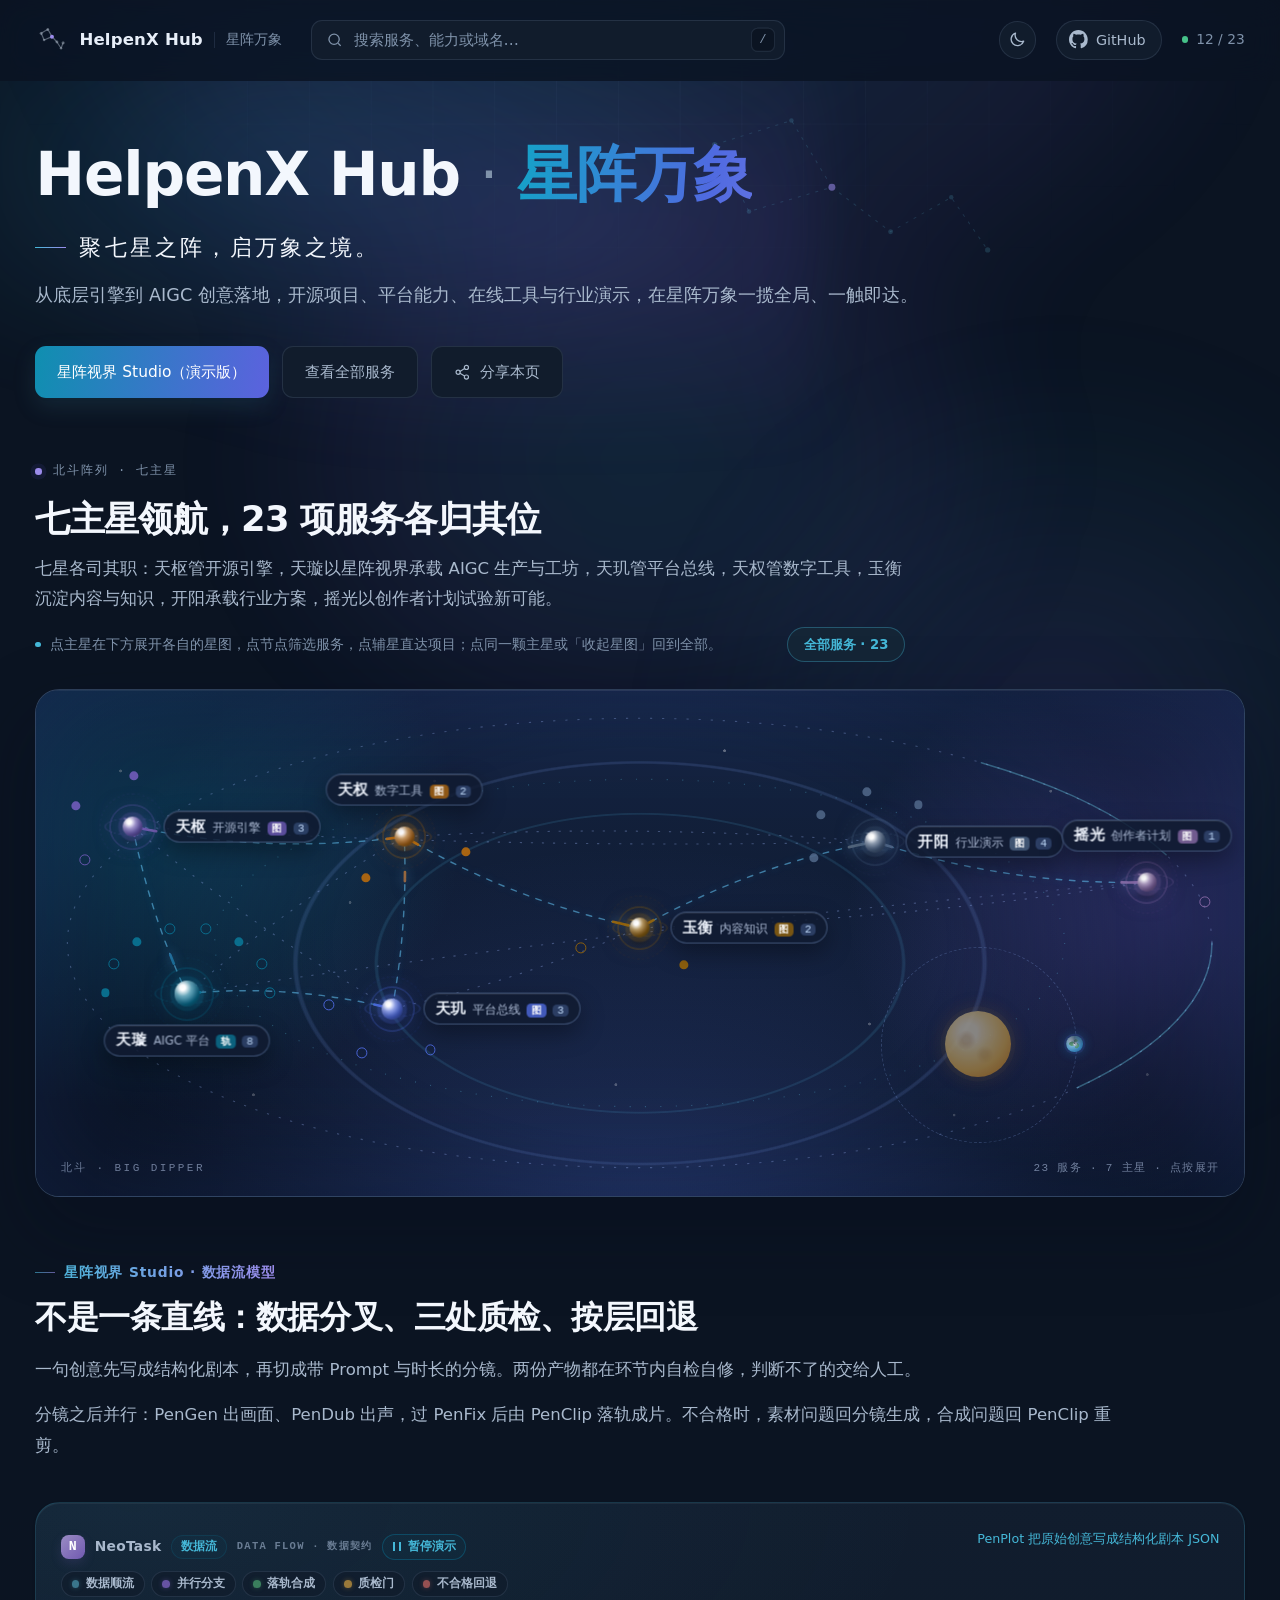
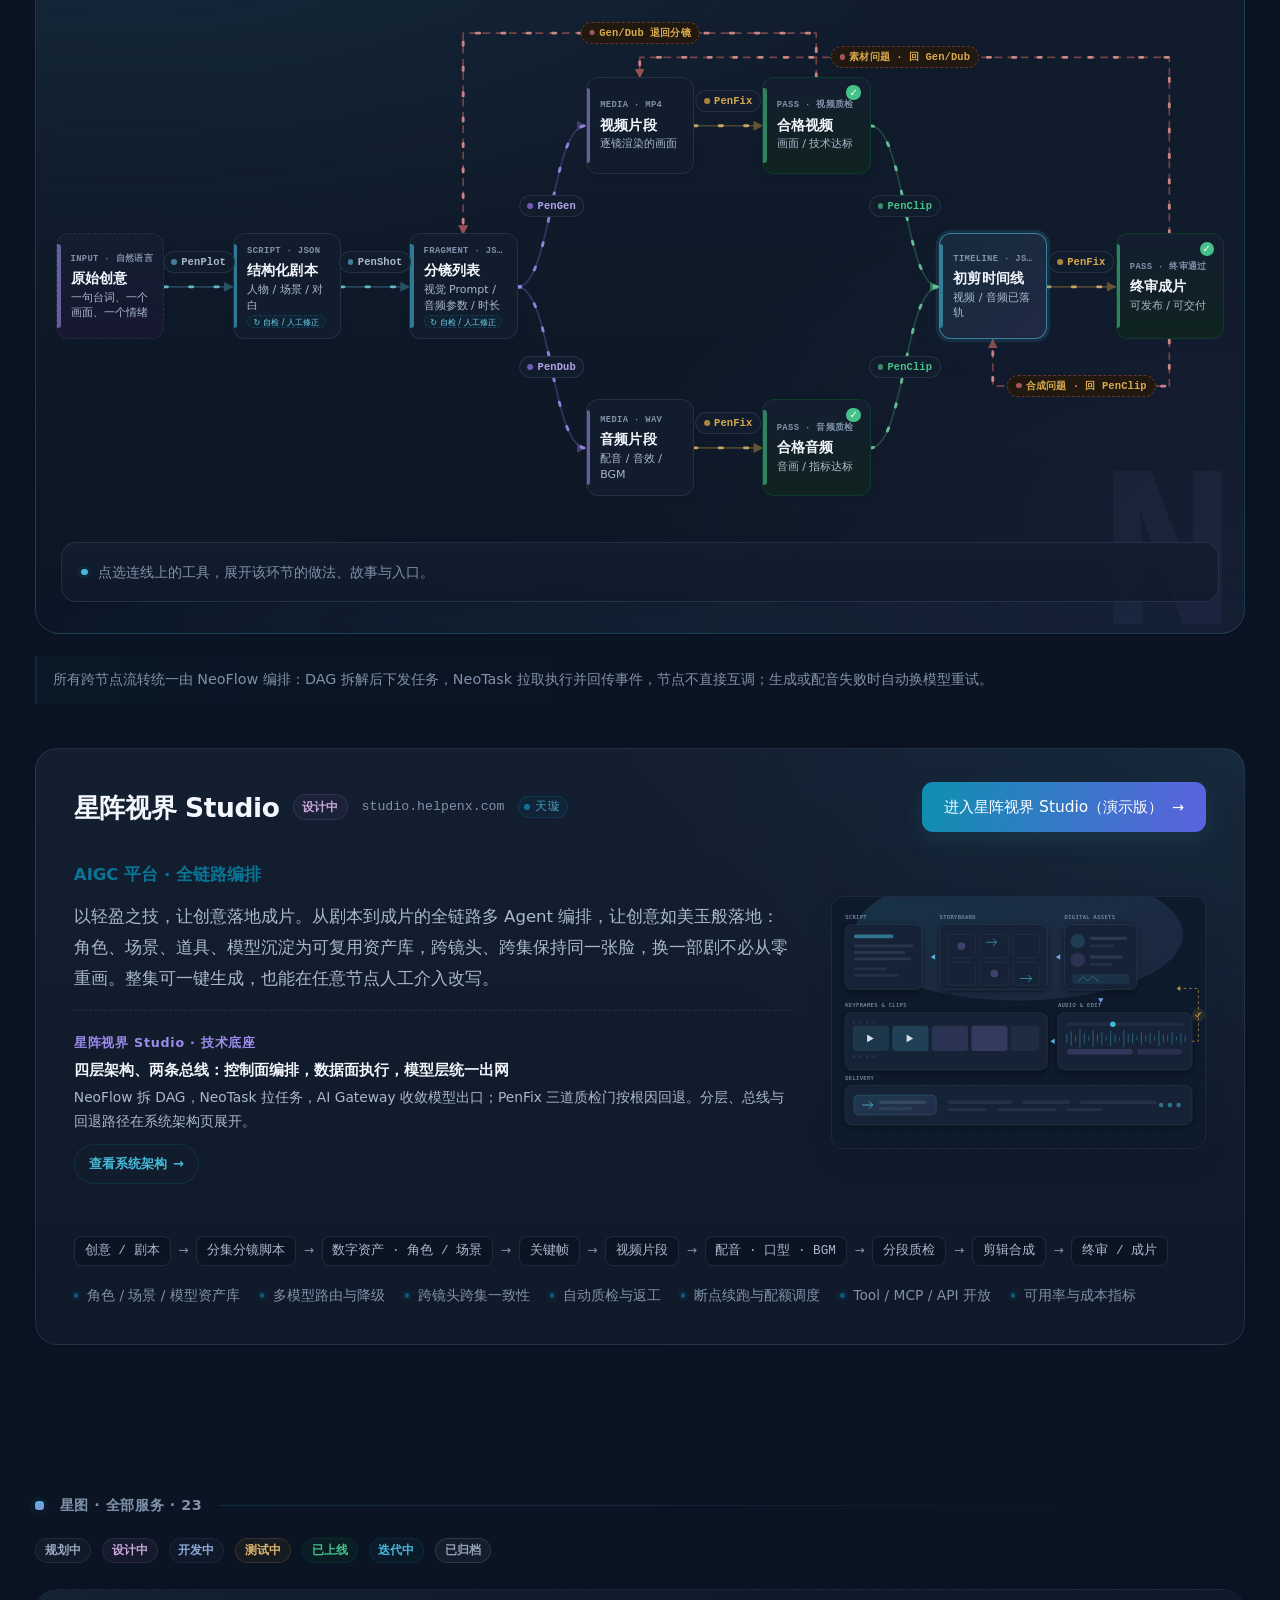
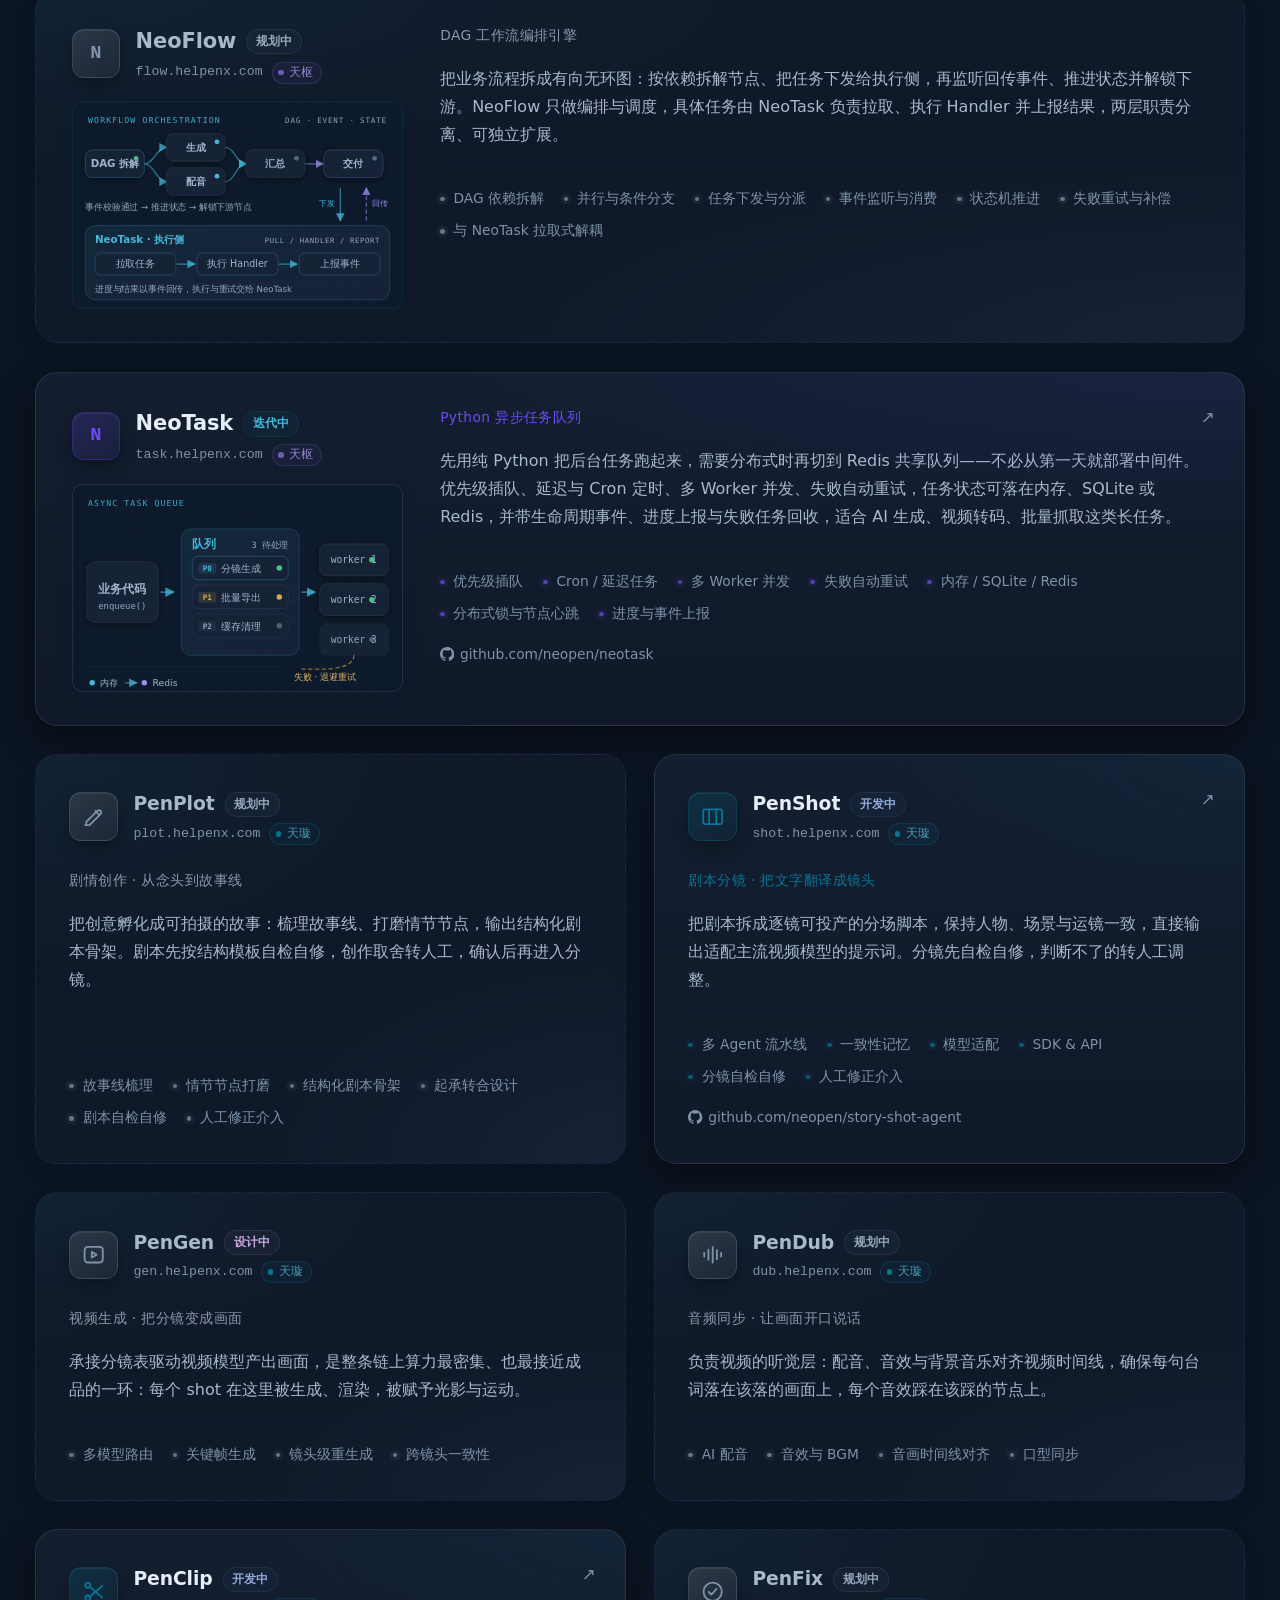
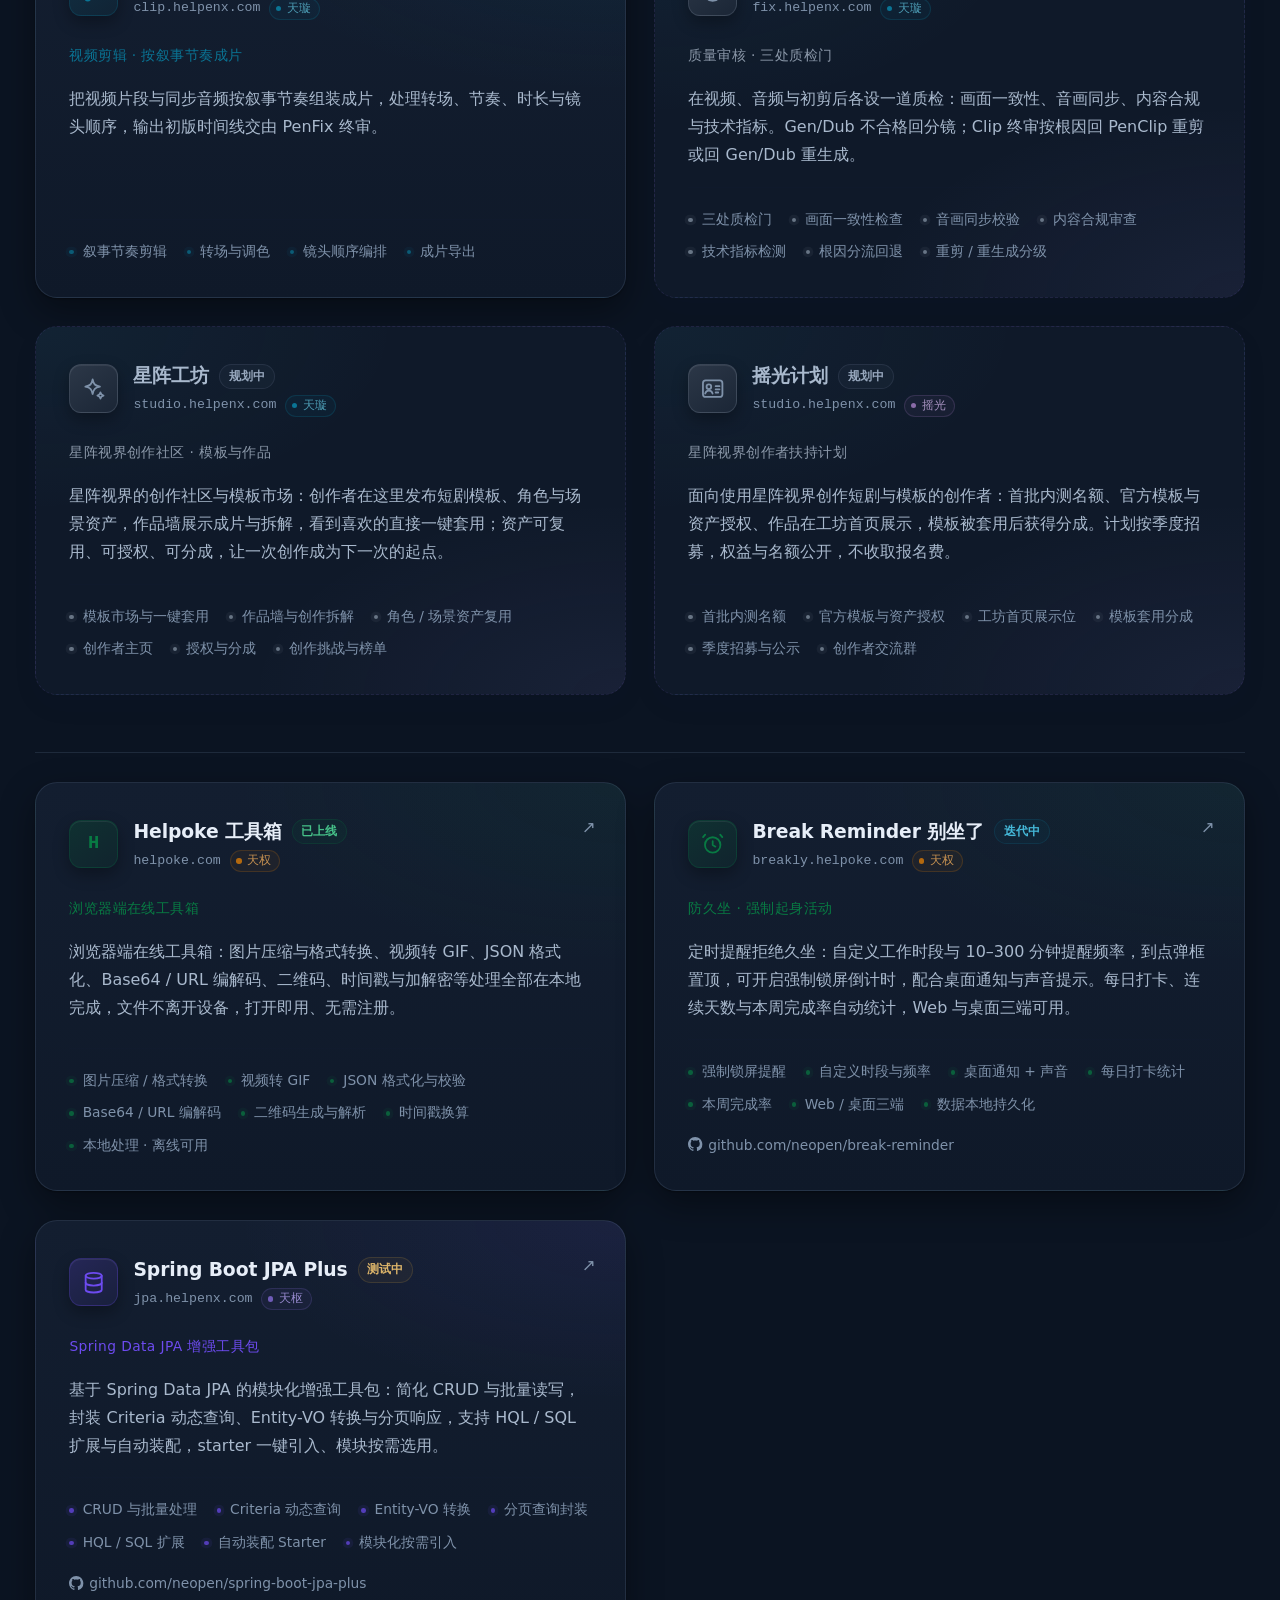
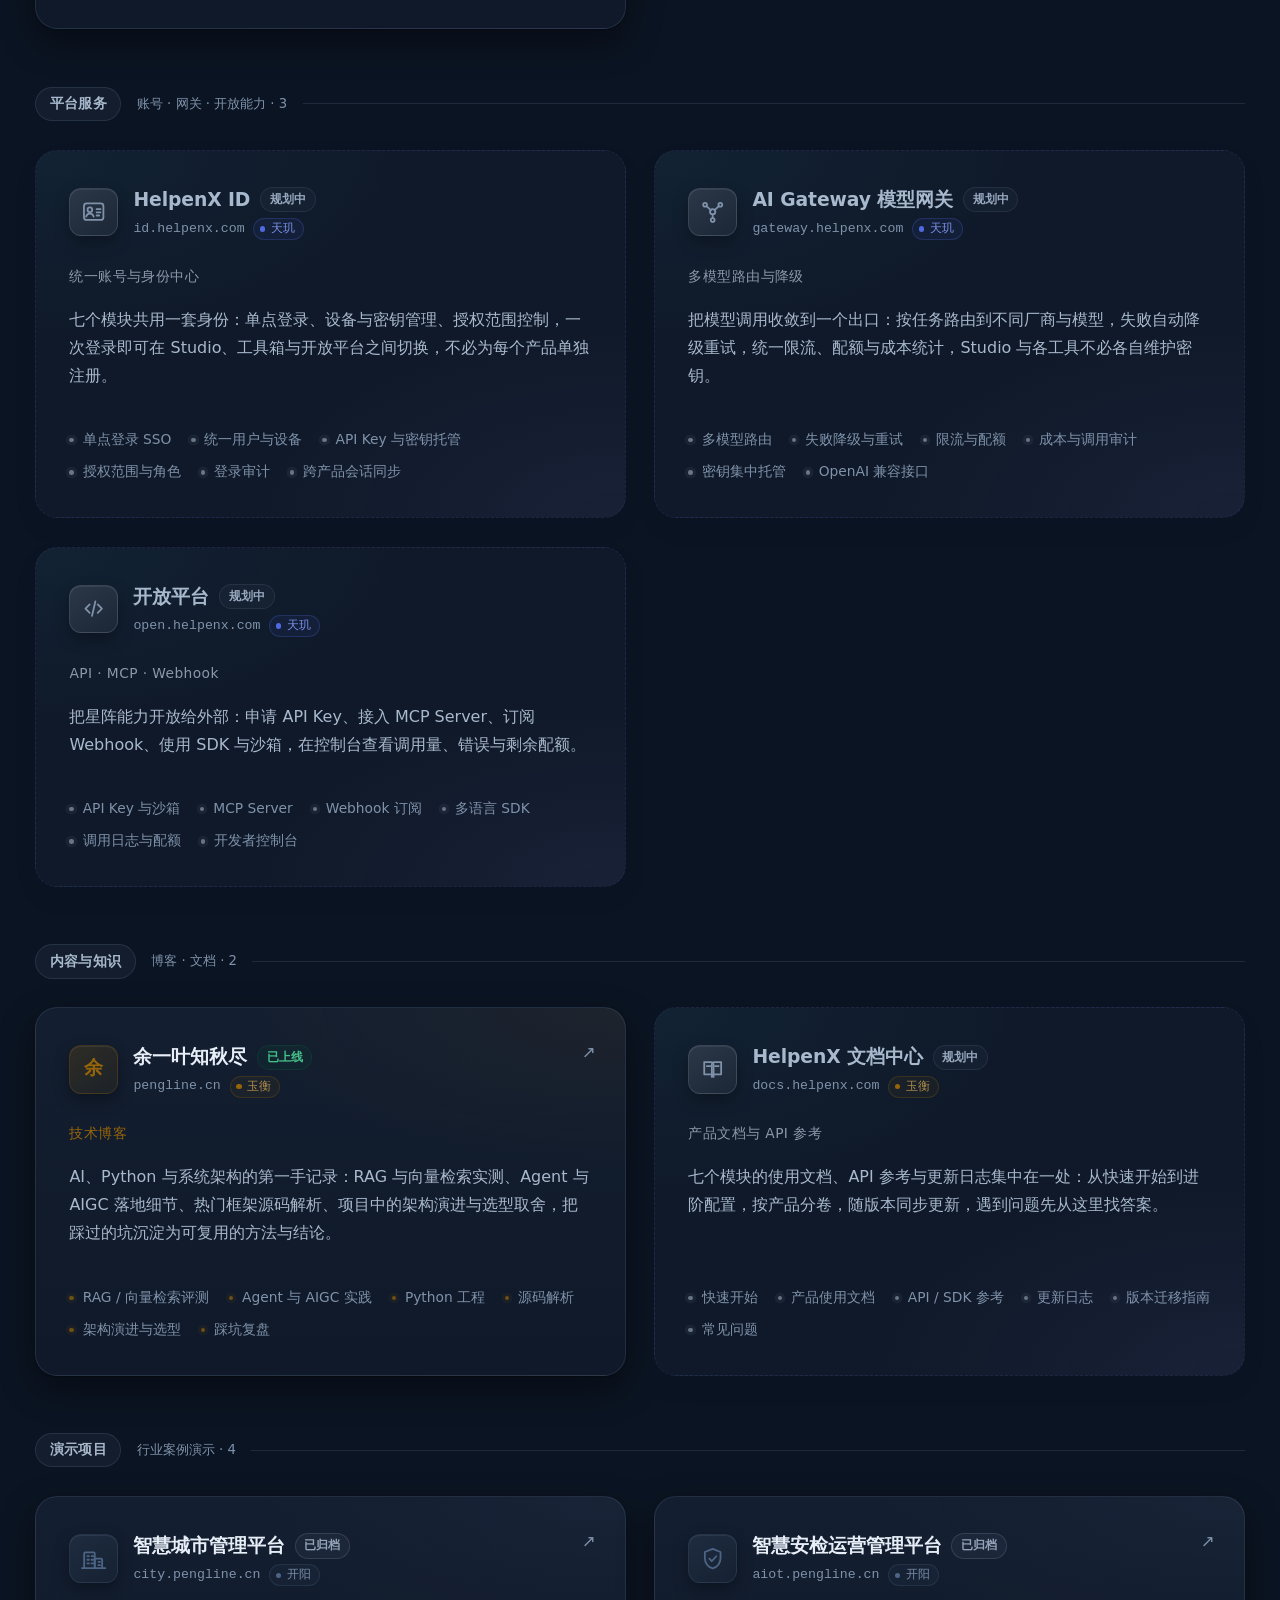
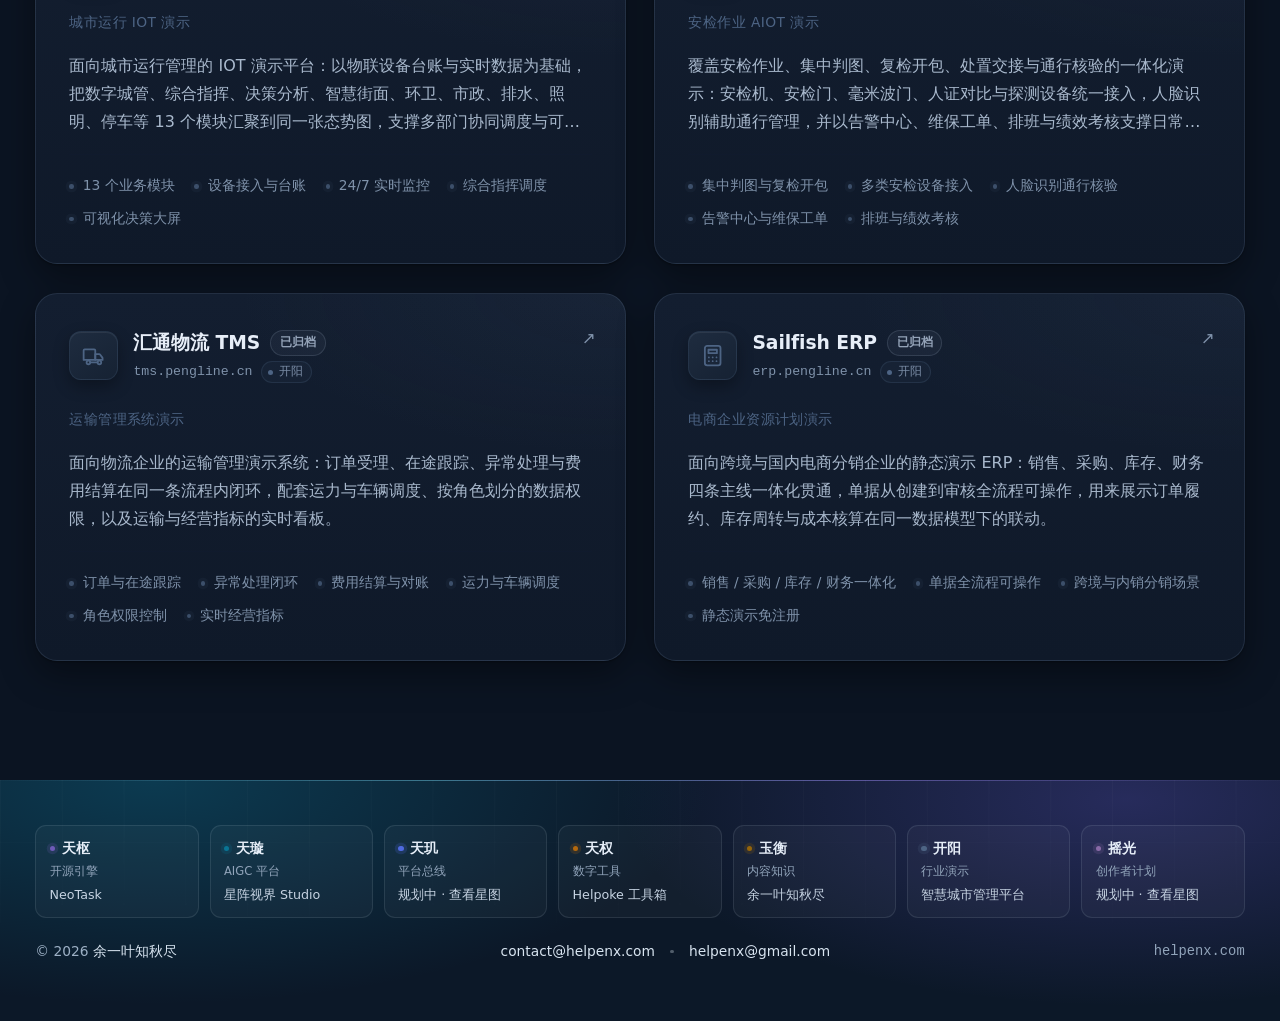
<file: index.html>
<!DOCTYPE html>
<html lang="zh-CN">
<head>
<meta charset="UTF-8" />
<meta name="viewport" content="width=device-width, initial-scale=1.0" />
<!-- SEO:START 本区块由 sites.json 生成，改配置后运行 node scripts/apply-config.js，请勿手改 -->
<title>HelpenX Hub · 星阵万象 | 北斗七星生态 · AIGC 创意、平台总线与开源工具</title>
<meta name="description" content="HelpenX Hub 星阵万象：聚七星之阵，启万象之境。以北斗七星为引，天枢开源引擎、星阵视界 AIGC 平台（Studio 总控、启绘铸韵织鉴藏七星轨与星阵工坊）、天玑平台总线、天权数字工具、玉衡内容与知识、开阳行业方案、摇光创作者计划，23 项服务一触即达。" />
<meta name="keywords" content="HelpenX, HelpenX Hub, 星阵万象, 星阵视界, 星阵工坊, 北斗七星, 北斗阵列, 七星阵列, 七星生态, 七主星, 天枢, 天璇, 天玑, 天权, 玉衡, 开阳, 摇光, 摇光计划, 创作者扶持, 平台总线, 统一账号, AI 网关, 模型网关, 开放平台, MCP, 七星轨, 星阵视界七星轨, AIGC Studio, AIGC 创意, 短剧 AI 生成" />
<meta name="author" content="HelpenX" />
<meta name="robots" content="index, follow, max-snippet:-1, max-image-preview:large, max-video-preview:-1" />
<meta name="googlebot" content="index, follow, max-snippet:-1, max-image-preview:large" />
<meta name="bingbot" content="index, follow, max-image-preview:large" />
<meta name="applicable-device" content="pc,mobile" />
<link rel="canonical" href="https://helpenx.com/" />
<link rel="alternate" hreflang="zh-CN" href="https://helpenx.com/" />
<link rel="alternate" hreflang="x-default" href="https://helpenx.com/" />
<link rel="sitemap" type="application/xml" href="/sitemap.xml" />
<meta name="theme-color" content="#f6f8fb" />
<meta name="color-scheme" content="light dark" />
<meta name="format-detection" content="telephone=no" />
<meta name="referrer" content="strict-origin-when-cross-origin" />
<meta name="application-name" content="HelpenX" />
<meta property="og:type" content="website" />
<meta property="og:url" content="https://helpenx.com/" />
<meta property="og:title" content="HelpenX Hub · 星阵万象" />
<meta property="og:description" content="聚七星之阵，启万象之境" />
<meta property="og:site_name" content="HelpenX Hub · 星阵万象" />
<meta property="og:locale" content="zh_CN" />
<meta property="og:image" content="https://helpenx.com/assets/img/share-thumb.jpg" />
<meta property="og:image:secure_url" content="https://helpenx.com/assets/img/share-thumb.jpg" />
<meta property="og:image:type" content="image/jpeg" />
<meta property="og:image:width" content="600" />
<meta property="og:image:height" content="600" />
<meta property="og:image:alt" content="星阵工坊七星阵列徽章：七颗星闭合连线，围合出中心工作台的负空间" />
<meta name="twitter:card" content="summary_large_image" />
<meta name="twitter:title" content="HelpenX Hub · 星阵万象" />
<meta name="twitter:description" content="聚七星之阵，启万象之境" />
<meta name="twitter:image" content="https://helpenx.com/assets/img/share-cover.jpg" />
<meta name="twitter:image:alt" content="HelpenX Hub · 星阵万象：七星阵列徽章，聚七星之阵，启万象之境，北斗七星生态 23 项服务一触即达" />
<script type="application/ld+json">{
  "@context": "https://schema.org",
  "@graph": [
    {
      "@type": "WebSite",
      "@id": "https://helpenx.com/#website",
      "name": "HelpenX Hub · 星阵万象",
      "alternateName": "星阵万象",
      "url": "https://helpenx.com/",
      "description": "HelpenX Hub 星阵万象：聚七星之阵，启万象之境。以北斗七星为引，天枢开源引擎、星阵视界 AIGC 平台（Studio 总控、启绘铸韵织鉴藏七星轨与星阵工坊）、天玑平台总线、天权数字工具、玉衡内容与知识、开阳行业方案、摇光创作者计划，23 项服务一触即达。",
      "keywords": "HelpenX, HelpenX Hub, 星阵万象, 星阵视界, 星阵工坊, 北斗七星, 北斗阵列, 七星阵列, 七星生态, 七主星, 天枢, 天璇, 天玑, 天权, 玉衡, 开阳, 摇光, 摇光计划, 创作者扶持, 平台总线, 统一账号, AI 网关, 模型网关, 开放平台, MCP, 七星轨, 星阵视界七星轨, AIGC Studio, AIGC 创意, 短剧 AI 生成",
      "inLanguage": "zh-CN",
      "publisher": {
        "@id": "https://helpenx.com/#org"
      }
    },
    {
      "@type": "Organization",
      "@id": "https://helpenx.com/#org",
      "name": "HelpenX",
      "alternateName": "HelpenX Hub · 星阵万象",
      "slogan": "聚七星之阵，启万象之境。",
      "description": "从底层引擎到 AIGC 创意落地，开源项目、平台能力、在线工具与行业演示，在星阵万象一揽全局、一触即达。",
      "url": "https://helpenx.com/",
      "logo": {
        "@type": "ImageObject",
        "url": "https://helpenx.com/assets/img/brand-mark.png",
        "width": 256,
        "height": 256
      },
      "sameAs": [
        "https://github.com/neopen"
      ]
    },
    {
      "@type": "ItemList",
      "name": "HelpenX Hub · 星阵万象 · 北斗阵列服务清单",
      "numberOfItems": 12,
      "itemListElement": [
        {
          "@type": "ListItem",
          "position": 1,
          "item": {
            "@type": "WebApplication",
            "name": "星阵视界 Studio",
            "url": "https://studio.helpenx.com",
            "description": "以轻盈之技，让创意落地成片。从剧本到成片的全链路多 Agent 编排，让创意如美玉般落地：角色、场景、道具、模型沉淀为可复用资产库，跨镜头、跨集保持同一张脸，换一部剧不必从零重画。整集可一键生成，也能在任意节点人工介入改写。",
            "keywords": "短剧 AI 生成, AI 短剧, 剧本转视频, AIGC 工作流, 多 Agent 编排, 分镜脚本生成, 数字资产库, 角色一致性, 场景资产, 模型资产, AI 配音, 口型同步, 文生视频, 图生视频, AI 剪辑, 短剧制作",
            "headline": "AIGC 平台 · 全链路编排",
            "featureList": [
              "角色 / 场景 / 模型资产库",
              "多模型路由与降级",
              "跨镜头跨集一致性",
              "自动质检与返工",
              "断点续跑与配额调度",
              "Tool / MCP / API 开放",
              "可用率与成本指标"
            ],
            "applicationCategory": "MultimediaApplication",
            "operatingSystem": "Web"
          }
        },
        {
          "@type": "ListItem",
          "position": 2,
          "item": {
            "@type": "WebApplication",
            "name": "NeoTask",
            "url": "https://task.helpenx.com",
            "description": "先用纯 Python 把后台任务跑起来，需要分布式时再切到 Redis 共享队列——不必从第一天就部署中间件。优先级插队、延迟与 Cron 定时、多 Worker 并发、失败自动重试，任务状态可落在内存、SQLite 或 Redis，并带生命周期事件、进度上报与失败任务回收，适合 AI 生成、视频转码、批量抓取这类长任务。",
            "keywords": "Python 任务队列, 异步任务, Celery 替代, Redis 队列, 任务调度, 定时任务, 后台任务, 分布式任务, 消息队列, asyncio 并发, 失败重试, Task Queue, Python 开源库",
            "headline": "Python 异步任务队列",
            "featureList": [
              "优先级插队",
              "Cron / 延迟任务",
              "多 Worker 并发",
              "失败自动重试",
              "内存 / SQLite / Redis",
              "分布式锁与节点心跳",
              "进度与事件上报"
            ],
            "codeRepository": "https://github.com/neopen/neotask",
            "applicationCategory": "DeveloperApplication",
            "operatingSystem": "Web"
          }
        },
        {
          "@type": "ListItem",
          "position": 3,
          "item": {
            "@type": "WebApplication",
            "name": "PenShot",
            "url": "https://shot.helpenx.com",
            "description": "把剧本拆成逐镜可投产的分场脚本，保持人物、场景与运镜一致，直接输出适配主流视频模型的提示词。分镜先自检自修，判断不了的转人工调整。",
            "keywords": "AI 分镜, 分镜生成, 剧本拆解, 分场脚本, 镜头语言, 视频提示词, 提示词生成, storyboard, Text to Video, AI 编剧, 开源 Agent",
            "headline": "剧本分镜 · 把文字翻译成镜头",
            "featureList": [
              "多 Agent 流水线",
              "一致性记忆",
              "模型适配",
              "SDK & API",
              "分镜自检自修",
              "人工修正介入"
            ],
            "codeRepository": "https://github.com/neopen/story-shot-agent",
            "applicationCategory": "MultimediaApplication",
            "operatingSystem": "Web"
          }
        },
        {
          "@type": "ListItem",
          "position": 4,
          "item": {
            "@type": "WebApplication",
            "name": "PenClip",
            "url": "https://clip.helpenx.com",
            "description": "把视频片段与同步音频按叙事节奏组装成片，处理转场、节奏、时长与镜头顺序，输出初版时间线交由 PenFix 终审。",
            "keywords": "AI 剪辑, 视频剪辑, 自动成片, 转场, 节奏控制, 镜头排序, 短视频制作",
            "headline": "视频剪辑 · 按叙事节奏成片",
            "featureList": [
              "叙事节奏剪辑",
              "转场与调色",
              "镜头顺序编排",
              "成片导出"
            ],
            "applicationCategory": "MultimediaApplication",
            "operatingSystem": "Web"
          }
        },
        {
          "@type": "ListItem",
          "position": 5,
          "item": {
            "@type": "WebApplication",
            "name": "Helpoke 工具箱",
            "url": "https://helpoke.com",
            "description": "浏览器端在线工具箱：图片压缩与格式转换、视频转 GIF、JSON 格式化、Base64 / URL 编解码、二维码、时间戳与加解密等处理全部在本地完成，文件不离开设备，打开即用、无需注册。",
            "keywords": "在线工具箱, 图片压缩, 图片格式转换, 视频转 GIF, JSON 格式化, JSON 校验, Base64 编解码, URL 编解码, 二维码生成, 时间戳转换, 加解密工具, 哈希计算, 免费在线工具, 离线工具, 浏览器本地处理, 隐私保护",
            "headline": "浏览器端在线工具箱",
            "featureList": [
              "图片压缩 / 格式转换",
              "视频转 GIF",
              "JSON 格式化与校验",
              "Base64 / URL 编解码",
              "二维码生成与解析",
              "时间戳换算",
              "本地处理 · 离线可用"
            ],
            "applicationCategory": "UtilitiesApplication",
            "operatingSystem": "Web"
          }
        },
        {
          "@type": "ListItem",
          "position": 6,
          "item": {
            "@type": "WebApplication",
            "name": "Break Reminder 别坐了",
            "url": "https://breakly.helpoke.com",
            "description": "定时提醒拒绝久坐：自定义工作时段与 10–300 分钟提醒频率，到点弹框置顶，可开启强制锁屏倒计时，配合桌面通知与声音提示。每日打卡、连续天数与本周完成率自动统计，Web 与桌面三端可用。",
            "keywords": "防久坐, 久坐提醒, 定时提醒, 强制休息, 锁屏提醒, 健康打卡, 休息提醒, 桌面应用, break reminder, 效率工具",
            "headline": "防久坐 · 强制起身活动",
            "featureList": [
              "强制锁屏提醒",
              "自定义时段与频率",
              "桌面通知 + 声音",
              "每日打卡统计",
              "本周完成率",
              "Web / 桌面三端",
              "数据本地持久化"
            ],
            "codeRepository": "https://github.com/neopen/break-reminder",
            "applicationCategory": "UtilitiesApplication",
            "operatingSystem": "Web"
          }
        },
        {
          "@type": "ListItem",
          "position": 7,
          "item": {
            "@type": "WebApplication",
            "name": "Spring Boot JPA Plus",
            "url": "https://jpa.helpenx.com/",
            "description": "基于 Spring Data JPA 的模块化增强工具包：简化 CRUD 与批量读写，封装 Criteria 动态查询、Entity-VO 转换与分页响应，支持 HQL / SQL 扩展与自动装配，starter 一键引入、模块按需选用。",
            "keywords": "Spring Boot, Spring Data JPA, JPA 增强, 动态查询, 批量操作, Entity VO 转换, 分页查询, Java 17, ORM, 数据访问层, 开源 Java 库",
            "headline": "Spring Data JPA 增强工具包",
            "featureList": [
              "CRUD 与批量处理",
              "Criteria 动态查询",
              "Entity-VO 转换",
              "分页查询封装",
              "HQL / SQL 扩展",
              "自动装配 Starter",
              "模块化按需引入"
            ],
            "codeRepository": "https://github.com/neopen/spring-boot-jpa-plus",
            "applicationCategory": "DeveloperApplication",
            "operatingSystem": "Web"
          }
        },
        {
          "@type": "ListItem",
          "position": 8,
          "item": {
            "@type": "Blog",
            "name": "余一叶知秋尽",
            "url": "https://pengline.cn",
            "description": "AI、Python 与系统架构的第一手记录：RAG 与向量检索实测、Agent 与 AIGC 落地细节、热门框架源码解析、项目中的架构演进与选型取舍，把踩过的坑沉淀为可复用的方法与结论。",
            "keywords": "技术博客, AI 工程实践, RAG 评测, 向量检索, AI Agent, AIGC 实践, Python 工程, 源码解析, 系统架构, 架构演进, 技术选型, pengline",
            "headline": "技术博客",
            "featureList": [
              "RAG / 向量检索评测",
              "Agent 与 AIGC 实践",
              "Python 工程",
              "源码解析",
              "架构演进与选型",
              "踩坑复盘"
            ]
          }
        },
        {
          "@type": "ListItem",
          "position": 9,
          "item": {
            "@type": "WebApplication",
            "name": "智慧城市管理平台",
            "url": "https://city.pengline.cn",
            "description": "面向城市运行管理的 IOT 演示平台：以物联设备台账与实时数据为基础，把数字城管、综合指挥、决策分析、智慧街面、环卫、市政、排水、照明、停车等 13 个模块汇聚到同一张态势图，支撑多部门协同调度与可视化决策。",
            "keywords": "智慧城市, IOT 设备接入, 城市运行管理, 数字城管, 综合指挥调度, 可视化大屏, 智慧环卫, 智慧停车, 物联网演示",
            "headline": "城市运行 IOT 演示",
            "featureList": [
              "13 个业务模块",
              "设备接入与台账",
              "24/7 实时监控",
              "综合指挥调度",
              "可视化决策大屏"
            ],
            "applicationCategory": "UtilitiesApplication",
            "operatingSystem": "Web"
          }
        },
        {
          "@type": "ListItem",
          "position": 10,
          "item": {
            "@type": "WebApplication",
            "name": "智慧安检运营管理平台",
            "url": "https://aiot.pengline.cn",
            "description": "覆盖安检作业、集中判图、复检开包、处置交接与通行核验的一体化演示：安检机、安检门、毫米波门、人证对比与探测设备统一接入，人脸识别辅助通行管理，并以告警中心、维保工单、排班与绩效考核支撑日常运营。",
            "keywords": "智慧安检, AIOT, 集中判图, 复检开包, 通行核验, 人脸识别, 安检设备运维, 告警中心, 运营管理平台",
            "headline": "安检作业 AIOT 演示",
            "featureList": [
              "集中判图与复检开包",
              "多类安检设备接入",
              "人脸识别通行核验",
              "告警中心与维保工单",
              "排班与绩效考核"
            ],
            "applicationCategory": "UtilitiesApplication",
            "operatingSystem": "Web"
          }
        },
        {
          "@type": "ListItem",
          "position": 11,
          "item": {
            "@type": "WebApplication",
            "name": "汇通物流 TMS",
            "url": "https://tms.pengline.cn",
            "description": "面向物流企业的运输管理演示系统：订单受理、在途跟踪、异常处理与费用结算在同一条流程内闭环，配套运力与车辆调度、按角色划分的数据权限，以及运输与经营指标的实时看板。",
            "keywords": "TMS, 运输管理系统, 物流信息化, 在途跟踪, 运单管理, 费用结算, 运力调度, 供应链, 物流演示",
            "headline": "运输管理系统演示",
            "featureList": [
              "订单与在途跟踪",
              "异常处理闭环",
              "费用结算与对账",
              "运力与车辆调度",
              "角色权限控制",
              "实时经营指标"
            ],
            "applicationCategory": "UtilitiesApplication",
            "operatingSystem": "Web"
          }
        },
        {
          "@type": "ListItem",
          "position": 12,
          "item": {
            "@type": "WebApplication",
            "name": "Sailfish ERP",
            "url": "https://erp.pengline.cn",
            "description": "面向跨境与国内电商分销企业的静态演示 ERP：销售、采购、库存、财务四条主线一体化贯通，单据从创建到审核全流程可操作，用来展示订单履约、库存周转与成本核算在同一数据模型下的联动。",
            "keywords": "ERP, 企业资源计划, 电商 ERP, 跨境电商, 进销存, 库存管理, 财务一体化, 单据流程, 分销管理",
            "headline": "电商企业资源计划演示",
            "featureList": [
              "销售 / 采购 / 库存 / 财务一体化",
              "单据全流程可操作",
              "跨境与内销分销场景",
              "静态演示免注册"
            ],
            "applicationCategory": "UtilitiesApplication",
            "operatingSystem": "Web"
          }
        }
      ]
    }
  ]
}</script>
<!-- SEO:END -->
<script>
/* 背景模式：默认自动（08:00–20:00 正常，20:00–08:00 深色），手动选正常 / 护眼 / 深色会覆盖自动并记住；
   到 8 点、20 点边界只重算一次，不做轮询 */
(function () {
  var root = document.documentElement;
  var KEY = "hx-bg";
  var meta = document.querySelector('meta[name="theme-color"]');
  var LABEL = { normal: "正常", eye: "护眼", dark: "深色" };
  var current = { mode: "normal", source: "auto" };
  function saved() {
    try {
      var v = localStorage.getItem(KEY);
      return v === "normal" || v === "eye" || v === "dark" ? v : null;
    } catch (e) { return null; }
  }
  function autoMode() {
    var hour = new Date().getHours();
    return hour >= 8 && hour < 20 ? "normal" : "dark";
  }
  /* 链路示意图备有正常 / 护眼 / 深色三套配色，切背景时同步换源；data-img-base 记浅色原图 */
  function imgVariant(src, mode) {
    return mode === "normal" || !/\.svg$/i.test(src) ? src : src.replace(/\.svg$/i, "-" + mode + ".svg");
  }
  function syncImages() {
    var mode = root.getAttribute("data-theme") || "normal";
    var nodes = document.querySelectorAll('img[src*="assets/img/"]');
    for (var i = 0; i < nodes.length; i++) {
      var img = nodes[i];
      var base = img.getAttribute("data-img-base");
      if (!base) {
        if (!/\.svg$/i.test(img.getAttribute("src") || "")) continue;
        base = img.getAttribute("src");
        img.setAttribute("data-img-base", base);
      }
      var next = imgVariant(base, mode);
      if (img.getAttribute("src") !== next) img.setAttribute("src", next);
    }
  }
  function apply(mode, source) {
    current.mode = mode;
    current.source = source;
    root.setAttribute("data-theme", mode);
    if (mode === "eye") root.setAttribute("data-eyecare", "on");
    else root.removeAttribute("data-eyecare");
    root.style.colorScheme = mode === "dark" ? "dark" : "light";
    if (meta) meta.setAttribute("content",
      mode === "eye" ? "#f6f1e7" : mode === "dark" ? "#0b1422" : "#f6f8fb");
    syncImages();
    var box = document.querySelector("[data-theme-switch]");
    if (!box) return;
    box.setAttribute("data-mode", mode);
    var btn = box.querySelector("[data-theme-btn]");
    if (btn) btn.setAttribute("aria-label",
      "切换背景模式，当前" + (source === "auto" ? "自动 · " : "") + LABEL[mode]);
    [].slice.call(box.querySelectorAll("[data-theme-choice]")).forEach(function (opt) {
      var choice = opt.getAttribute("data-theme-choice");
      var on = choice === "auto" ? source === "auto" : source === "manual" && choice === mode;
      opt.setAttribute("aria-checked", on ? "true" : "false");
    });
  }
  function resolve() {
    var pick = saved();
    apply(pick || autoMode(), pick ? "manual" : "auto");
    document.dispatchEvent(new CustomEvent("hx:theme", { detail: current }));
  }
  function schedule() {
    var now = new Date();
    var next = null;
    [8, 20].forEach(function (h) {
      var t = new Date(now);
      t.setHours(h, 0, 0, 0);
      if (t <= now) t.setDate(t.getDate() + 1);
      if (!next || t < next) next = t;
    });
    window.setTimeout(function () { resolve(); schedule(); }, next - now + 800);
  }
  function bind() {
    var box = document.querySelector("[data-theme-switch]");
    if (!box) return;
    var btn = box.querySelector("[data-theme-btn]");
    var menu = box.querySelector("[data-theme-menu]");
    var opts = [].slice.call(box.querySelectorAll("[data-theme-choice]"));
    function close(focus) {
      if (menu.hidden) return;
      menu.hidden = true;
      btn.setAttribute("aria-expanded", "false");
      if (focus) btn.focus();
    }
    btn.addEventListener("click", function () {
      if (menu.hidden) {
        menu.hidden = false;
        btn.setAttribute("aria-expanded", "true");
      } else close(false);
    });
    opts.forEach(function (opt, i) {
      opt.addEventListener("click", function () {
        var choice = opt.getAttribute("data-theme-choice");
        try {
          if (choice === "auto") localStorage.removeItem(KEY);
          else localStorage.setItem(KEY, choice);
        } catch (e) {}
        resolve();
        close(true);
      });
      opt.addEventListener("keydown", function (ev) {
        if (ev.key !== "ArrowDown" && ev.key !== "ArrowUp") return;
        ev.preventDefault();
        var step = ev.key === "ArrowDown" ? 1 : -1;
        opts[(i + step + opts.length) % opts.length].focus();
      });
    });
    document.addEventListener("click", function (ev) { if (!box.contains(ev.target)) close(false); });
    document.addEventListener("keydown", function (ev) { if (ev.key === "Escape") close(true); });
    box.addEventListener("focusout", function (ev) {
      if (!box.contains(ev.relatedTarget)) close(false);
    });
    resolve();
  }
  resolve();
  /* 首屏链路图按当前模式预加载，避免先拉浅色再换 */
  (function () {
    var link = document.createElement("link");
    link.rel = "preload";
    link.as = "image";
    link.type = "image/svg+xml";
    link.href = imgVariant("./assets/img/studio-pipeline.svg", current.mode);
    document.head.appendChild(link);
  })();
  schedule();
  if (document.readyState === "loading") document.addEventListener("DOMContentLoaded", bind);
  else bind();
  window.addEventListener("storage", function (ev) { if (ev.key === KEY) resolve(); });
  document.addEventListener("visibilitychange", function () {
    if (document.visibilityState === "visible") resolve();
  });
})();
</script>
<link rel="icon" type="image/svg+xml" href="./favicon.svg" />
<link rel="icon" type="image/png" sizes="48x48" href="./assets/icons/favicon-48x48.png" />
<link rel="icon" type="image/png" sizes="32x32" href="./assets/icons/favicon-32x32.png" />
<link rel="icon" type="image/png" sizes="16x16" href="./assets/icons/favicon-16x16.png" />
<link rel="apple-touch-icon" sizes="180x180" href="./assets/icons/apple-touch-icon.png" />
<link rel="mask-icon" href="./assets/icons/favicon-mask.svg" color="#0a7494" />
<link rel="preload" href="./assets/css/styles.css?v=202611191620" as="style" />
<link rel="preload" href="./assets/js/app.js?v=202611191346" as="script" />
<link rel="stylesheet" href="./assets/css/styles.css?v=202611191620" fetchpriority="high" />
</head>
<body>
<svg class="sprite" aria-hidden="true" focusable="false" width="0" height="0">
  <defs>
    <g id="hx-i-city" fill="none" stroke="currentColor" stroke-width="1.7" stroke-linecap="round" stroke-linejoin="round">
      <path d="M3 21V7a1 1 0 0 1 1-1h8a1 1 0 0 1 1 1v14" />
      <path d="M13 21v-9h6a1 1 0 0 1 1 1v8" />
      <path d="M1 21h22" />
      <path d="M6 9.5h1.5M6 13h1.5M6 16.5h1.5M10 9.5h1.5M10 13h1.5M10 16.5h1.5" />
      <path d="M16.5 15h1.5M16.5 18h1.5" />
    </g>
    <g id="hx-i-shield" fill="none" stroke="currentColor" stroke-width="1.7" stroke-linecap="round" stroke-linejoin="round">
      <path d="M12 2.8 4.6 5.7v6c0 4.4 3 8.4 7.4 9.5 4.4-1.1 7.4-5.1 7.4-9.5v-6L12 2.8Z" />
      <path d="m8.8 12 2.3 2.4 4.3-4.7" />
    </g>
    <g id="hx-i-truck" fill="none" stroke="currentColor" stroke-width="1.7" stroke-linecap="round" stroke-linejoin="round">
      <path d="M2.5 7a1 1 0 0 1 1-1h9a1 1 0 0 1 1 1v9h-11V7Z" />
      <path d="M13.5 10.5h3.7a1 1 0 0 1 .8.4l2.2 2.9a1 1 0 0 1 .2.6V16h-6.9v-5.5Z" />
      <circle cx="7" cy="18.4" r="1.7" />
      <circle cx="17.4" cy="18.4" r="1.7" />
      <path d="M8.7 18.4h7" />
    </g>
    <g id="hx-i-ledger" fill="none" stroke="currentColor" stroke-width="1.7" stroke-linecap="round" stroke-linejoin="round">
      <rect x="4.6" y="2.8" width="14.8" height="18.4" rx="2.2" />
      <path d="M8 6.4h8v3.2H8z" />
      <path d="M8.4 13.6h.01M12 13.6h.01M15.6 13.6h.01M8.4 17.2h.01M12 17.2h.01M15.6 17.2h.01" />
    </g>
    <g id="hx-i-spark" fill="none" stroke="currentColor" stroke-width="1.7" stroke-linecap="round" stroke-linejoin="round">
      <path d="M11 3.2c.9 4.6 2.3 6 6.9 6.9-4.6.9-6 2.3-6.9 6.9-.9-4.6-2.3-6-6.9-6.9 4.6-.9 6-2.3 6.9-6.9Z" />
      <path d="M18.4 15.6c.4 1.9 1 2.5 2.9 2.9-1.9.4-2.5 1-2.9 2.9-.4-1.9-1-2.5-2.9-2.9 1.9-.4 2.5-1 2.9-2.9Z" />
    </g>
    <g id="hx-i-pen" fill="none" stroke="currentColor" stroke-width="1.7" stroke-linecap="round" stroke-linejoin="round">
      <path d="M4 20h4L18.5 9.5a2.1 2.1 0 0 0-3-3L5 17v3Z" />
      <path d="m13.5 6.5 4 4" />
    </g>
    <g id="hx-i-frames" fill="none" stroke="currentColor" stroke-width="1.7" stroke-linecap="round" stroke-linejoin="round">
      <rect x="3" y="5" width="18" height="14" rx="2" />
      <path d="M8.6 5v14M15.4 5v14" />
    </g>
    <g id="hx-i-play" fill="none" stroke="currentColor" stroke-width="1.7" stroke-linecap="round" stroke-linejoin="round">
      <rect x="3.4" y="4.6" width="17.2" height="14.8" rx="3" />
      <path d="M10.2 9.3v5.4l4.6-2.7-4.6-2.7Z" />
    </g>
    <g id="hx-i-wave" fill="none" stroke="currentColor" stroke-width="1.7" stroke-linecap="round" stroke-linejoin="round">
      <path d="M4 10.2v3.6M8 7.2v9.6M12 4.6v14.8M16 7.6v8.8M20 10.2v3.6" />
    </g>
    <g id="hx-i-scissors" fill="none" stroke="currentColor" stroke-width="1.7" stroke-linecap="round" stroke-linejoin="round">
      <circle cx="6.4" cy="18" r="2.4" />
      <circle cx="6.4" cy="6" r="2.4" />
      <path d="M8.5 7.4 20 17.4M8.5 16.6 20 6.6" />
    </g>
    <g id="hx-i-checkbadge" fill="none" stroke="currentColor" stroke-width="1.7" stroke-linecap="round" stroke-linejoin="round">
      <circle cx="12" cy="12" r="8.6" />
      <path d="m8.2 12.2 2.5 2.6 5-5.4" />
    </g>
    <g id="hx-i-bell" fill="none" stroke="currentColor" stroke-width="1.7" stroke-linecap="round" stroke-linejoin="round">
      <circle cx="12" cy="13.2" r="7.3" />
      <path d="M12 9.6v3.6l2.6 1.6" />
      <path d="m4.9 3.4-2 2.4M19.1 3.4l2 2.4" />
    </g>
    <g id="hx-i-db" fill="none" stroke="currentColor" stroke-width="1.7" stroke-linecap="round" stroke-linejoin="round">
      <ellipse cx="12" cy="5.4" rx="7.6" ry="2.7" />
      <path d="M4.4 5.4v13.2c0 1.5 3.4 2.7 7.6 2.7s7.6-1.2 7.6-2.7V5.4" />
      <path d="M4.4 12c0 1.5 3.4 2.7 7.6 2.7s7.6-1.2 7.6-2.7" />
    </g>
    <g id="hx-i-id" fill="none" stroke="currentColor" stroke-width="1.7" stroke-linecap="round" stroke-linejoin="round">
      <rect x="2.8" y="4.2" width="18.4" height="15.6" rx="2.6" />
      <circle cx="8.4" cy="10.2" r="2.2" />
      <path d="M4.9 16.6c.7-1.9 2-2.9 3.5-2.9s2.8 1 3.5 2.9" />
      <path d="M14.8 9.6h3.6M14.8 12.6h3.6M14.8 15.6h2.4" />
    </g>
    <g id="hx-i-gateway" fill="none" stroke="currentColor" stroke-width="1.7" stroke-linecap="round" stroke-linejoin="round">
      <circle cx="12" cy="12" r="2.5" />
      <circle cx="4.8" cy="5.4" r="1.8" />
      <circle cx="19.2" cy="5.4" r="1.8" />
      <circle cx="12" cy="19.8" r="1.8" />
      <path d="m6.1 6.7 4.2 3.8M17.9 6.7l-4.2 3.8M12 14.5v3.5" />
    </g>
    <g id="hx-i-openapi" fill="none" stroke="currentColor" stroke-width="1.7" stroke-linecap="round" stroke-linejoin="round">
      <path d="m8.2 8-4 4 4 4M15.8 8l4 4-4 4" />
      <path d="M13.6 5.2 10.4 18.8" />
    </g>
    <g id="hx-i-book" fill="none" stroke="currentColor" stroke-width="1.7" stroke-linecap="round" stroke-linejoin="round">
      <path d="M4 4.8h6.2a2.6 2.6 0 0 1 2.6 2.6v11.4a2.4 2.4 0 0 0-2.4-2.4H4Z" />
      <path d="M20 4.8h-6.2a2.6 2.6 0 0 0-2.6 2.6v11.4a2.4 2.4 0 0 1 2.4-2.4H20Z" />
      <path d="M6.4 8.6h3.4M14.2 8.6h3.4" />
    </g>
  </defs>
</svg>
<div class="bg-grid" aria-hidden="true"></div>
<div class="bg-glow" aria-hidden="true"></div>

<header class="site-header">
  <a class="brand" href="./" aria-label="HelpenX Hub · 星阵万象 首页">
    <svg class="brand__mark" viewBox="0 0 40 40" aria-hidden="true" focusable="false">
      <g class="brand__lines" fill="none" stroke="currentColor" stroke-width="1.5" stroke-linecap="round" stroke-linejoin="round">
        <path d="M7.5 12.5 15.5 7.5 20.5 16.5 11 20.5Z" />
        <path d="M20.5 16.5 26.5 23 31.5 30.5 34 24" />
      </g>
      <g class="brand__stars" fill="currentColor">
        <circle cx="7.5" cy="12.5" r="1.9" />
        <circle cx="15.5" cy="7.5" r="1.6" />
        <circle class="is-key" cx="20.5" cy="16.5" r="2.4" />
        <circle cx="11" cy="20.5" r="1.6" />
        <circle cx="26.5" cy="23" r="1.8" />
        <circle cx="31.5" cy="30.5" r="1.5" />
        <circle cx="34" cy="24" r="1.9" />
      </g>
    </svg>
    <span class="brand__name">HelpenX Hub</span>
    <span class="brand__sub">星阵万象</span>
  </a>

  <div class="hsearch" id="search-box" role="search">
    <svg class="hsearch__icon" viewBox="0 0 24 24" fill="none" stroke="currentColor" stroke-width="1.8" aria-hidden="true"><circle cx="11" cy="11" r="7"/><path d="m20 20-3.5-3.5"/></svg>
    <input id="search" class="hsearch__input" type="search" placeholder="搜索服务、能力或域名…"
      autocomplete="off" spellcheck="false" aria-label="搜索服务"
      role="combobox" aria-expanded="false" aria-controls="suggest-list" aria-autocomplete="list" />
    <button class="hsearch__clear" id="search-clear" type="button" hidden aria-label="清空搜索">
      <svg width="13" height="13" viewBox="0 0 24 24" fill="none" stroke="currentColor" stroke-width="2.4" aria-hidden="true"><path d="M6 6l12 12M18 6 6 18"/></svg>
    </button>
    <kbd class="hsearch__kbd">/</kbd>
    <div class="suggest" id="suggest" hidden>
      <p class="suggest__meta" id="suggest-meta"></p>
      <div class="suggest__list" id="suggest-list" role="listbox" aria-label="搜索结果"></div>
      <p class="suggest__foot">↑ ↓ 选择 · Enter 打开 · Esc 清空 · 支持多关键词与模糊匹配</p>
    </div>
  </div>

  <div class="header__right">
    <div class="theme" data-theme-switch data-mode="auto">
      <button class="theme__btn" type="button" data-theme-btn aria-haspopup="true" aria-expanded="false"
        aria-controls="theme-menu" aria-label="切换背景模式">
        <svg class="theme__glyph" data-mode="auto" viewBox="0 0 24 24" aria-hidden="true"><circle cx="12" cy="12" r="8.5" fill="none" stroke="currentColor" stroke-width="1.7"/><path d="M12 3.5a8.5 8.5 0 0 1 0 17Z" fill="currentColor"/></svg>
        <svg class="theme__glyph" data-mode="normal" viewBox="0 0 24 24" fill="none" stroke="currentColor" stroke-width="1.7" stroke-linecap="round" aria-hidden="true"><circle cx="12" cy="12" r="4.2"/><path d="M12 2.8v2.4M12 18.8v2.4M2.8 12h2.4M18.8 12h2.4M5.5 5.5l1.7 1.7M16.8 16.8l1.7 1.7M18.5 5.5l-1.7 1.7M7.2 16.8l-1.7 1.7"/></svg>
        <svg class="theme__glyph" data-mode="eye" viewBox="0 0 24 24" fill="none" stroke="currentColor" stroke-width="1.7" stroke-linecap="round" stroke-linejoin="round" aria-hidden="true"><path d="M2.6 12S6.1 5.6 12 5.6 21.4 12 21.4 12 17.9 18.4 12 18.4 2.6 12 2.6 12Z"/><circle cx="12" cy="12" r="2.9"/></svg>
        <svg class="theme__glyph" data-mode="dark" viewBox="0 0 24 24" fill="none" stroke="currentColor" stroke-width="1.7" stroke-linecap="round" stroke-linejoin="round" aria-hidden="true"><path d="M20 14.4A8.2 8.2 0 0 1 9.6 4a8.2 8.2 0 1 0 10.4 10.4Z"/></svg>
      </button>
      <div class="theme__menu" id="theme-menu" data-theme-menu role="menu" aria-label="背景模式" hidden>
        <button class="theme__opt" type="button" role="menuitemradio" aria-checked="true" data-theme-choice="auto">
          <svg class="theme__opt-icon" viewBox="0 0 24 24" aria-hidden="true"><circle cx="12" cy="12" r="8.5" fill="none" stroke="currentColor" stroke-width="1.7"/><path d="M12 3.5a8.5 8.5 0 0 1 0 17Z" fill="currentColor"/></svg>
          <span class="theme__label">自动<span class="theme__sub">20-08 · 深色</span></span>
          <svg class="theme__check" viewBox="0 0 24 24" fill="none" stroke="currentColor" stroke-width="2.2" stroke-linecap="round" stroke-linejoin="round" aria-hidden="true"><path d="m5 12.6 4.4 4.4L19 7.4"/></svg>
        </button>
        <button class="theme__opt" type="button" role="menuitemradio" aria-checked="false" data-theme-choice="normal">
          <svg class="theme__opt-icon" viewBox="0 0 24 24" fill="none" stroke="currentColor" stroke-width="1.7" stroke-linecap="round" aria-hidden="true"><circle cx="12" cy="12" r="4.2"/><path d="M12 2.8v2.4M12 18.8v2.4M2.8 12h2.4M18.8 12h2.4M5.5 5.5l1.7 1.7M16.8 16.8l1.7 1.7M18.5 5.5l-1.7 1.7M7.2 16.8l-1.7 1.7"/></svg>
          <span class="theme__label">正常<span class="theme__sub">明亮白底</span></span>
          <svg class="theme__check" viewBox="0 0 24 24" fill="none" stroke="currentColor" stroke-width="2.2" stroke-linecap="round" stroke-linejoin="round" aria-hidden="true"><path d="m5 12.6 4.4 4.4L19 7.4"/></svg>
        </button>
        <button class="theme__opt" type="button" role="menuitemradio" aria-checked="false" data-theme-choice="eye">
          <svg class="theme__opt-icon" viewBox="0 0 24 24" fill="none" stroke="currentColor" stroke-width="1.7" stroke-linecap="round" stroke-linejoin="round" aria-hidden="true"><path d="M2.6 12S6.1 5.6 12 5.6 21.4 12 21.4 12 17.9 18.4 12 18.4 2.6 12 2.6 12Z"/><circle cx="12" cy="12" r="2.9"/></svg>
          <span class="theme__label">护眼<span class="theme__sub">暖色纸面</span></span>
          <svg class="theme__check" viewBox="0 0 24 24" fill="none" stroke="currentColor" stroke-width="2.2" stroke-linecap="round" stroke-linejoin="round" aria-hidden="true"><path d="m5 12.6 4.4 4.4L19 7.4"/></svg>
        </button>
        <button class="theme__opt" type="button" role="menuitemradio" aria-checked="false" data-theme-choice="dark">
          <svg class="theme__opt-icon" viewBox="0 0 24 24" fill="none" stroke="currentColor" stroke-width="1.7" stroke-linecap="round" stroke-linejoin="round" aria-hidden="true"><path d="M20 14.4A8.2 8.2 0 0 1 9.6 4a8.2 8.2 0 1 0 10.4 10.4Z"/></svg>
          <span class="theme__label">深色<span class="theme__sub">深空夜底</span></span>
          <svg class="theme__check" viewBox="0 0 24 24" fill="none" stroke="currentColor" stroke-width="2.2" stroke-linecap="round" stroke-linejoin="round" aria-hidden="true"><path d="m5 12.6 4.4 4.4L19 7.4"/></svg>
        </button>
      </div>
    </div>
    <a class="ghlink" id="github-link" href="https://github.com/neopen" target="_blank" rel="noopener me" aria-label="HelpenX 的 GitHub">
      <svg width="17" height="17" viewBox="0 0 16 16" fill="currentColor" aria-hidden="true"><path d="M8 0C3.58 0 0 3.58 0 8c0 3.54 2.29 6.53 5.47 7.59.4.07.55-.17.55-.38 0-.19-.01-.82-.01-1.49-2.01.37-2.53-.49-2.69-.94-.09-.23-.48-.94-.82-1.13-.28-.15-.68-.52-.01-.53.63-.01 1.08.58 1.23.82.72 1.21 1.87.87 2.33.66.07-.52.28-.87.51-1.07-1.78-.2-3.64-.89-3.64-3.95 0-.87.31-1.59.82-2.15-.08-.2-.36-1.02.08-2.12 0 0 .67-.21 2.2.82.64-.18 1.32-.27 2-.27s1.36.09 2 .27c1.53-1.04 2.2-.82 2.2-.82.44 1.1.16 1.92.08 2.12.51.56.82 1.27.82 2.15 0 3.07-1.87 3.75-3.65 3.95.29.25.54.73.54 1.48 0 1.07-.01 1.93-.01 2.2 0 .21.15.46.55.38A8.01 8.01 0 0 0 16 8c0-4.42-3.58-8-8-8Z"/></svg>
      <span>GitHub</span>
    </a>
    <span class="header__stat" id="header-stat"></span>
  </div>
</header>

<main>
  <section class="hero">
    <svg class="hero__constellation" viewBox="0 0 360 240" aria-hidden="true" focusable="false">
      <g class="hero__const-lines" fill="none" stroke="currentColor" stroke-width="1">
        <path d="M52 66 128 42 168 108 86 132Z" />
        <path d="M168 108 226 152 286 118 322 170" />
      </g>
      <g class="hero__const-stars" fill="currentColor">
        <circle cx="52" cy="66" r="2.6" />
        <circle cx="128" cy="42" r="2.2" />
        <circle class="is-key" cx="168" cy="108" r="3.4" />
        <circle cx="86" cy="132" r="2.2" />
        <circle cx="226" cy="152" r="2.4" />
        <circle cx="286" cy="118" r="2.2" />
        <circle cx="322" cy="170" r="2.6" />
      </g>
    </svg>
    <h1 class="hero__title">HelpenX Hub <span class="hero__sep" aria-hidden="true">·</span> <span class="grad">星阵万象</span></h1>
    <!-- HEROMOTTO:START 本区块由 sites.json 的 brand.motto 生成，请勿手改 -->
    <p class="hero__motto">聚七星之阵，启万象之境。</p>
    <!-- HEROMOTTO:END -->
    <p class="hero__sub" id="hero-tagline">从底层引擎到 AIGC 创意落地，开源项目、平台能力、在线工具与行业演示，在星阵万象一揽全局、一触即达。</p>

    <div class="hero__cta">
      <!-- HEROCTA:START 本区块由 sites.json 的 brand.cta 生成，请勿手改 -->
      <a class="btn btn-primary" id="cta-primary" href="https://studio.helpenx.com" target="_blank" rel="noopener">星阵视界 Studio（演示版）</a>
      <a class="btn btn-ghost" id="cta-secondary" href="#board">查看全部服务</a>
      <!-- HEROCTA:END -->
      <button class="btn btn-ghost btn-share" id="share-btn" type="button" aria-label="分享本页链接">
        <svg class="btn__icon" width="16" height="16" viewBox="0 0 24 24" fill="none" stroke="currentColor" stroke-width="1.7" stroke-linecap="round" stroke-linejoin="round" aria-hidden="true">
          <circle cx="18" cy="5" r="3" /><circle cx="6" cy="12" r="3" /><circle cx="18" cy="19" r="3" />
          <path d="m8.6 10.7 6.8-4.1M8.6 13.3l6.8 4.1" />
        </svg>
        分享本页
      </button>
    </div>

  </section>

  <section class="constellation" id="constellation" aria-labelledby="constellation-title">
    <!-- CONSTELLATION:START 本区块由 sites.json 的 constellation 生成，改配置后运行 node scripts/apply-config.js，请勿手改 -->
    <div class="constellation__head">
      <span class="constellation__eyebrow">北斗阵列 · 七主星</span>
      <h2 class="constellation__title" id="constellation-title">七主星领航，23 项服务各归其位</h2>
      <p class="constellation__lead">七星各司其职：天枢管开源引擎，天璇以星阵视界承载 AIGC 生产与工坊，天玑管平台总线，天权管数字工具，玉衡沉淀内容与知识，开阳承载行业方案，摇光以创作者计划试验新可能。</p>
      <div class="constellation__toolrow">
        <p class="constellation__hint"><span class="constellation__hintdot" aria-hidden="true"></span>点主星在下方展开各自的星图，点节点筛选服务，点辅星直达项目；点同一颗主星或「收起星图」回到全部。</p>
        <button class="constellation__all" type="button" data-constellation-all aria-label="显示全部 23 项服务">全部服务 · 23</button>
      </div>
    </div>
    <div class="constellation__board" data-constellation-board role="group" aria-label="北斗阵列：点主星在下方展开星图，点辅星直达项目">
      <span class="constellation__night" aria-hidden="true"></span>
      <div class="constellation__space">
        <div class="constellation__plane">
          <svg class="constellation__array" viewBox="0 0 1000 340" preserveAspectRatio="none" aria-hidden="true" focusable="false">
            <ellipse class="carray-ring" cx="500" cy="170" rx="474" ry="151"></ellipse>
            <ellipse class="carray-ring carray-ring--inner" cx="500" cy="170" rx="352" ry="110"></ellipse>
            <ellipse class="carray-sweep" cx="500" cy="170" rx="474" ry="151" pathLength="100"></ellipse>
            <path class="carray-chord" data-link="tianshu tianji" d="M80 91.8Q182.4 162.0 295 214.2"></path>
            <path class="carray-chord" data-link="tianxuan tianquan" d="M125 204Q210.6 143.7 305 98.6"></path>
            <path class="carray-chord" data-link="tianji yuheng" d="M295 214.2Q399.8 195.6 500 159.8"></path>
            <path class="carray-chord" data-link="tianquan kaiyang" d="M305 98.6Q500.1 89.5 695 102"></path>
            <path class="carray-chord" data-link="yuheng yaoguang" d="M500 159.8Q710.8 155.3 920 129.2"></path>
            <path class="carray-chord" data-link="kaiyang tianshu" d="M695 102Q387.3 107.7 80 91.8"></path>
            <path class="carray-chord" data-link="yaoguang tianxuan" d="M920 129.2Q521.5 155.8 125 204"></path>
          </svg>
          <svg class="constellation__edges" viewBox="0 0 1000 340" preserveAspectRatio="none" aria-hidden="true" focusable="false">
            <defs><linearGradient id="clink-grad-0" gradientUnits="userSpaceOnUse" x1="80" y1="91.8" x2="125" y2="204"><stop offset="0" stop-color="#6f5bb8"></stop><stop offset="1" stop-color="#0a7494"></stop></linearGradient><linearGradient id="clink-grad-1" gradientUnits="userSpaceOnUse" x1="125" y1="204" x2="295" y2="214.2"><stop offset="0" stop-color="#0a7494"></stop><stop offset="1" stop-color="#4f6ae0"></stop></linearGradient><linearGradient id="clink-grad-2" gradientUnits="userSpaceOnUse" x1="295" y1="214.2" x2="305" y2="98.6"><stop offset="0" stop-color="#4f6ae0"></stop><stop offset="1" stop-color="#b4690e"></stop></linearGradient><linearGradient id="clink-grad-3" gradientUnits="userSpaceOnUse" x1="305" y1="98.6" x2="80" y2="91.8"><stop offset="0" stop-color="#b4690e"></stop><stop offset="1" stop-color="#6f5bb8"></stop></linearGradient><linearGradient id="clink-grad-4" gradientUnits="userSpaceOnUse" x1="305" y1="98.6" x2="500" y2="159.8"><stop offset="0" stop-color="#b4690e"></stop><stop offset="1" stop-color="#96650a"></stop></linearGradient><linearGradient id="clink-grad-5" gradientUnits="userSpaceOnUse" x1="500" y1="159.8" x2="695" y2="102"><stop offset="0" stop-color="#96650a"></stop><stop offset="1" stop-color="#4d6484"></stop></linearGradient><linearGradient id="clink-grad-6" gradientUnits="userSpaceOnUse" x1="695" y1="102" x2="920" y2="129.2"><stop offset="0" stop-color="#4d6484"></stop><stop offset="1" stop-color="#8a6ba8"></stop></linearGradient></defs>
            <path class="clink" data-link="tianshu tianxuan" d="M80 91.8Q94.6 151.1 125 204"></path>
            <path class="clink-flow" data-link="tianshu tianxuan" pathLength="100" d="M80 91.8Q94.6 151.1 125 204" style="stroke:url(#clink-grad-0);--flow-dur:6.4s;--flow-delay:0.0s"></path>
            <path class="clink" data-link="tianxuan tianji" d="M125 204Q210.7 197.2 295 214.2"></path>
            <path class="clink-flow" data-link="tianxuan tianji" pathLength="100" d="M125 204Q210.7 197.2 295 214.2" style="stroke:url(#clink-grad-1);--flow-dur:7.1s;--flow-delay:-1.3s"></path>
            <path class="clink" data-link="tianji tianquan" d="M295 214.2Q308.1 157.1 305 98.6"></path>
            <path class="clink-flow" data-link="tianji tianquan" pathLength="100" d="M295 214.2Q308.1 157.1 305 98.6" style="stroke:url(#clink-grad-2);--flow-dur:7.8s;--flow-delay:-2.6s"></path>
            <path class="clink" data-link="tianquan tianshu" d="M305 98.6Q192.0 110.9 80 91.8"></path>
            <path class="clink-flow" data-link="tianquan tianshu" pathLength="100" d="M305 98.6Q192.0 110.9 80 91.8" style="stroke:url(#clink-grad-3);--flow-dur:8.5s;--flow-delay:-3.9s"></path>
            <path class="clink" data-link="tianquan yuheng" d="M305 98.6Q398.2 142.8 500 159.8"></path>
            <path class="clink-flow" data-link="tianquan yuheng" pathLength="100" d="M305 98.6Q398.2 142.8 500 159.8" style="stroke:url(#clink-grad-4);--flow-dur:9.2s;--flow-delay:-5.2s"></path>
            <path class="clink" data-link="yuheng kaiyang" d="M500 159.8Q593.5 117.3 695 102"></path>
            <path class="clink-flow" data-link="yuheng kaiyang" pathLength="100" d="M500 159.8Q593.5 117.3 695 102" style="stroke:url(#clink-grad-5);--flow-dur:9.9s;--flow-delay:-6.5s"></path>
            <path class="clink" data-link="kaiyang yaoguang" d="M695 102Q805.6 131.3 920 129.2"></path>
            <path class="clink-flow" data-link="kaiyang yaoguang" pathLength="100" d="M695 102Q805.6 131.3 920 129.2" style="stroke:url(#clink-grad-6);--flow-dur:10.6s;--flow-delay:-7.8s"></path>
          </svg>
          <span class="constellation__orbit" aria-hidden="true">
            <i class="corb corb--sun"></i>
            <span class="corb-track"><i class="corb corb--earth"><i class="corb corb--moon"></i></i></span>
          </span>
          <span class="constellation__meteors" aria-hidden="true">
            <i style="--x:6%;--y:2%;--len:74px;--dur:9.4s;--delay:-1.2s;--angle:-33deg"></i>
            <i style="--x:18%;--y:10%;--len:52px;--dur:11.6s;--delay:-6.4s;--angle:-29deg"></i>
            <i style="--x:27%;--y:1%;--len:64px;--dur:10.2s;--delay:-8.8s;--angle:-36deg"></i>
            <i style="--x:41%;--y:6%;--len:46px;--dur:12.4s;--delay:-3.5s;--angle:-31deg"></i>
            <i style="--x:56%;--y:2%;--len:82px;--dur:8.8s;--delay:-7.1s;--angle:-34deg"></i>
            <i style="--x:66%;--y:12%;--len:58px;--dur:10.8s;--delay:-0.4s;--angle:-28deg"></i>
            <i style="--x:78%;--y:4%;--len:68px;--dur:9.8s;--delay:-5.2s;--angle:-35deg"></i>
            <i style="--x:88%;--y:9%;--len:48px;--dur:12.8s;--delay:-9.6s;--angle:-30deg"></i>
          </span>
          <div class="constellation__aux" data-constellation-aux></div>
          <button class="cstar cstar--track cstar--label-right" type="button" data-star="tianshu" aria-pressed="false" aria-label="天枢 · 开源引擎，3 项服务，点击展开星图" style="--accent:#6f5bb8;--w:0.29;--x:8%;--y:27%"><span class="cstar__point" aria-hidden="true"><span class="cstar__shadow"></span><span class="cstar__ring"></span><span class="cstar__halo"></span><span class="cstar__dot"></span></span><span class="cstar__label"><span class="cstar__name">天枢</span><span class="cstar__short">开源引擎</span><span class="cstar__track">图</span><span class="cstar__count">3</span></span></button>
          <button class="cstar cstar--track cstar--label-bottom" type="button" data-star="tianxuan" aria-pressed="false" aria-label="天璇 · 星阵视界 AIGC 平台，8 项服务，点击展开七星轨" style="--accent:#0a7494;--w:1.00;--x:12.5%;--y:60%"><span class="cstar__point" aria-hidden="true"><span class="cstar__shadow"></span><span class="cstar__ring"></span><span class="cstar__halo"></span><span class="cstar__dot"></span></span><span class="cstar__label"><span class="cstar__name">天璇</span><span class="cstar__short">AIGC 平台</span><span class="cstar__track">轨</span><span class="cstar__count">8</span></span></button>
          <button class="cstar cstar--track cstar--label-right" type="button" data-star="tianji" aria-pressed="false" aria-label="天玑 · 平台总线，3 项服务，点击展开星图" style="--accent:#4f6ae0;--w:0.29;--x:29.5%;--y:63%"><span class="cstar__point" aria-hidden="true"><span class="cstar__shadow"></span><span class="cstar__ring"></span><span class="cstar__halo"></span><span class="cstar__dot"></span></span><span class="cstar__label"><span class="cstar__name">天玑</span><span class="cstar__short">平台总线</span><span class="cstar__track">图</span><span class="cstar__count">3</span></span></button>
          <button class="cstar cstar--track cstar--label-top" type="button" data-star="tianquan" aria-pressed="false" aria-label="天权 · 数字工具箱，2 项服务，点击展开星图" style="--accent:#b4690e;--w:0.14;--x:30.5%;--y:29%"><span class="cstar__point" aria-hidden="true"><span class="cstar__shadow"></span><span class="cstar__ring"></span><span class="cstar__halo"></span><span class="cstar__dot"></span></span><span class="cstar__label"><span class="cstar__name">天权</span><span class="cstar__short">数字工具</span><span class="cstar__track">图</span><span class="cstar__count">2</span></span></button>
          <button class="cstar cstar--track cstar--label-right" type="button" data-star="yuheng" aria-pressed="false" aria-label="玉衡 · 内容与知识，2 项服务，点击展开星图" style="--accent:#96650a;--w:0.14;--x:50%;--y:47%"><span class="cstar__point" aria-hidden="true"><span class="cstar__shadow"></span><span class="cstar__ring"></span><span class="cstar__halo"></span><span class="cstar__dot"></span></span><span class="cstar__label"><span class="cstar__name">玉衡</span><span class="cstar__short">内容知识</span><span class="cstar__track">图</span><span class="cstar__count">2</span></span></button>
          <button class="cstar cstar--track cstar--label-right" type="button" data-star="kaiyang" aria-pressed="false" aria-label="开阳 · 行业演示，4 项服务，点击展开星图" style="--accent:#4d6484;--w:0.43;--x:69.5%;--y:30%"><span class="cstar__point" aria-hidden="true"><span class="cstar__shadow"></span><span class="cstar__ring"></span><span class="cstar__halo"></span><span class="cstar__dot"></span></span><span class="cstar__label"><span class="cstar__name">开阳</span><span class="cstar__short">行业演示</span><span class="cstar__track">图</span><span class="cstar__count">4</span></span></button>
          <button class="cstar cstar--track cstar--label-top" type="button" data-star="yaoguang" aria-pressed="false" aria-label="摇光 · 创作者计划，1 项服务，点击展开星图" style="--accent:#8a6ba8;--w:0.00;--x:92%;--y:38%"><span class="cstar__point" aria-hidden="true"><span class="cstar__shadow"></span><span class="cstar__ring"></span><span class="cstar__halo"></span><span class="cstar__dot"></span></span><span class="cstar__label"><span class="cstar__name">摇光</span><span class="cstar__short">创作者计划</span><span class="cstar__track">图</span><span class="cstar__count">1</span></span></button>
        </div>
      </div>
      <span class="constellation__axis" aria-hidden="true">北斗 · BIG DIPPER</span>
      <span class="constellation__meta" aria-hidden="true">23 服务 · 7 主星 · 点按展开</span>
    </div>
    <div class="constellation__stage" data-constellation-stage hidden>
      <div class="constellation__stage-head">
        <div class="constellation__stage-info">
          <span class="constellation__stage-eyebrow" data-constellation-eyebrow>MICRO MAP · 当前星图</span>
          <div class="constellation__stage-row">
            <h3 class="constellation__stage-title" data-constellation-title>全部服务</h3>
            <span class="constellation__stage-count" data-constellation-count>23 项服务</span>
          </div>
          <p class="constellation__stage-desc" data-constellation-desc>七星各司其职：天枢管开源引擎，天璇以星阵视界承载 AIGC 生产与工坊，天玑管平台总线，天权管数字工具，玉衡沉淀内容与知识，开阳承载行业方案，摇光以创作者计划试验新可能。</p>
        </div>
        <button class="constellation__reset" type="button" data-constellation-reset>收起星图 ✕</button>
      </div>
      <div class="constellation__flip" data-constellation-flip data-mode="macro">
        <div class="constellation__board constellation__board--micro constellation__board--stack" data-constellation-micro="tianshu" data-micro-layout="stack" role="group" aria-label="天枢 · 引擎栈：点节点筛选并定位工具" style="--accent:#6f5bb8" hidden>
          <span class="ctrack__level" aria-hidden="true">ENGINE STACK · 引擎栈</span>
          <svg class="constellation__edges constellation__edges--micro" viewBox="0 0 1000 340" preserveAspectRatio="none" aria-hidden="true" focusable="false">
            <circle class="cmicro__speck" cx="919.5" cy="143.0" r="0.9"></circle><circle class="cmicro__speck" cx="675.1" cy="212.4" r="0.9"></circle><circle class="cmicro__speck" cx="301.8" cy="299.5" r="1.5"></circle><circle class="cmicro__speck" cx="95.8" cy="67.3" r="1.5"></circle><circle class="cmicro__speck" cx="970.2" cy="326.9" r="0.9"></circle><circle class="cmicro__speck" cx="642.8" cy="79.2" r="0.9"></circle><circle class="cmicro__speck" cx="974.7" cy="284.9" r="0.9"></circle><circle class="cmicro__speck" cx="515.8" cy="206.1" r="0.9"></circle><circle class="cmicro__speck" cx="357.5" cy="91.5" r="1.5"></circle><circle class="cmicro__speck" cx="591.8" cy="197.2" r="0.9"></circle><circle class="cmicro__speck" cx="366.5" cy="92.7" r="1.5"></circle><circle class="cmicro__speck" cx="990.1" cy="285.1" r="0.9"></circle><circle class="cmicro__speck" cx="355.4" cy="56.9" r="0.9"></circle><circle class="cmicro__speck" cx="291.0" cy="6.7" r="0.9"></circle><circle class="cmicro__speck" cx="263.1" cy="215.3" r="0.9"></circle><circle class="cmicro__speck" cx="746.4" cy="168.2" r="0.9"></circle><circle class="cmicro__speck" cx="624.0" cy="248.0" r="0.9"></circle><circle class="cmicro__speck" cx="199.9" cy="175.0" r="0.9"></circle><circle class="cmicro__speck" cx="580.7" cy="20.8" r="0.9"></circle><circle class="cmicro__speck" cx="489.4" cy="28.8" r="0.9"></circle><circle class="cmicro__speck" cx="166.1" cy="42.2" r="0.9"></circle><circle class="cmicro__speck" cx="900.9" cy="267.8" r="0.9"></circle><circle class="cmicro__speck" cx="499.1" cy="94.7" r="0.9"></circle><circle class="cmicro__speck" cx="347.5" cy="208.5" r="1.5"></circle><line class="cmicro-band" x1="46" y1="95.2" x2="954" y2="95.2"></line><line class="cmicro-band-flow" x1="46" y1="95.2" x2="954" y2="95.2" style="animation-delay:0.0s"></line><text class="cmicro-band__label" x="54" y="87.2">ORCHESTRATE · 编排层</text><line class="cmicro-band" x1="46" y1="170.0" x2="954" y2="170.0"></line><line class="cmicro-band-flow" x1="46" y1="170.0" x2="954" y2="170.0" style="animation-delay:-1.9s"></line><text class="cmicro-band__label" x="54" y="162">EXECUTE · 执行层</text><line class="cmicro-band" x1="46" y1="244.8" x2="954" y2="244.8"></line><line class="cmicro-band-flow" x1="46" y1="244.8" x2="954" y2="244.8" style="animation-delay:-3.8s"></line><text class="cmicro-band__label" x="54" y="236.8">PERSIST · 持久层</text>
          </svg>
          <span class="cmicro__sat" style="--x:88%;--y:12%" aria-hidden="true"><i aria-hidden="true"></i>CONTROL PLANE</span>
          <span class="cmicro__sat" style="--x:88%;--y:88%" aria-hidden="true"><i aria-hidden="true"></i>DATA PLANE</span>
          <button class="ctrack ctrack--planned" type="button" data-stage="flow" data-site="neoflow" data-star="tianshu" aria-pressed="false" aria-label="筛选 NeoFlow，定位到卡片" style="--accent:#6f5bb8;--x:32%;--y:28%"><span class="ctrack__node" aria-hidden="true"><span class="ctrack__char">编</span></span><span class="ctrack__label"><span class="ctrack__name">编 · DAG 编排</span><span class="ctrack__site">NeoFlow</span></span></button>
          <button class="ctrack" type="button" data-stage="task" data-site="neotask" data-star="tianshu" aria-pressed="false" aria-label="筛选 NeoTask，定位到卡片" style="--accent:#6f5bb8;--x:50%;--y:50%"><span class="ctrack__node" aria-hidden="true"><span class="ctrack__char">行</span></span><span class="ctrack__label"><span class="ctrack__name">行 · 任务队列</span><span class="ctrack__site">NeoTask</span></span></button>
          <button class="ctrack" type="button" data-stage="store" data-site="jpa-plus" data-star="tianshu" aria-pressed="false" aria-label="筛选 Spring Boot JPA Plus，定位到卡片" style="--accent:#6f5bb8;--x:68%;--y:72%"><span class="ctrack__node" aria-hidden="true"><span class="ctrack__char">存</span></span><span class="ctrack__label"><span class="ctrack__name">存 · 数据访问</span><span class="ctrack__site">Spring Boot JPA Plus</span></span></button>
          <span class="constellation__axis" aria-hidden="true">天枢 · 编排 · 执行 · 持久</span>
          <span class="constellation__meta" aria-hidden="true">3 节点 · 点按定位</span>
        </div>
        <div class="constellation__board constellation__board--micro constellation__board--track" data-constellation-micro="tianxuan" data-micro-layout="track" role="group" aria-label="星阵视界 · 七星轨：点环节筛选并定位工具" style="--accent:#0a7494" hidden>
          <span class="ctrack__level" aria-hidden="true">PLATFORM RAIL · 星阵视界七星轨</span>
          <svg class="constellation__edges constellation__edges--micro" viewBox="0 0 1000 340" preserveAspectRatio="none" aria-hidden="true" focusable="false">
            <circle class="cmicro__speck" cx="895.2" cy="286.7" r="0.9"></circle><circle class="cmicro__speck" cx="328.5" cy="13.9" r="0.9"></circle><circle class="cmicro__speck" cx="864.0" cy="232.5" r="0.9"></circle><circle class="cmicro__speck" cx="437.8" cy="310.6" r="0.9"></circle><circle class="cmicro__speck" cx="7.9" cy="66.6" r="0.9"></circle><circle class="cmicro__speck" cx="876.5" cy="185.0" r="0.9"></circle><circle class="cmicro__speck" cx="304.2" cy="94.0" r="1.5"></circle><circle class="cmicro__speck" cx="956.7" cy="23.5" r="0.9"></circle><circle class="cmicro__speck" cx="247.7" cy="334.4" r="0.9"></circle><circle class="cmicro__speck" cx="217.4" cy="158.1" r="1.5"></circle><circle class="cmicro__speck" cx="256.3" cy="155.6" r="1.5"></circle><circle class="cmicro__speck" cx="288.3" cy="155.3" r="0.9"></circle><circle class="cmicro__speck" cx="847.9" cy="47.9" r="0.9"></circle><circle class="cmicro__speck" cx="762.0" cy="94.7" r="1.5"></circle><circle class="cmicro__speck" cx="511.0" cy="202.4" r="0.9"></circle><circle class="cmicro__speck" cx="748.5" cy="207.6" r="1.5"></circle><circle class="cmicro__speck" cx="660.6" cy="285.1" r="0.9"></circle><circle class="cmicro__speck" cx="276.0" cy="300.6" r="0.9"></circle><circle class="cmicro__speck" cx="472.4" cy="271.9" r="0.9"></circle><circle class="cmicro__speck" cx="713.8" cy="272.7" r="1.5"></circle><circle class="cmicro__speck" cx="778.2" cy="33.5" r="0.9"></circle><circle class="cmicro__speck" cx="241.8" cy="157.6" r="1.5"></circle><circle class="cmicro__speck" cx="152.5" cy="48.3" r="0.9"></circle><circle class="cmicro__speck" cx="889.6" cy="148.7" r="0.9"></circle><path class="ctrack-rail" d="M70 217.6C93.3 207.4 163.3 173.4 210 156.4C256.7 139.4 301.7 124.7 350 115.6C398.3 106.5 450.0 102.0 500 102C550.0 102.0 601.7 106.5 650 115.6C698.3 124.7 743.3 141.7 790 156.4C836.7 171.1 906.7 196.1 930 204"></path><path class="ctrack-flow" d="M70 217.6C93.3 207.4 163.3 173.4 210 156.4C256.7 139.4 301.7 124.7 350 115.6C398.3 106.5 450.0 102.0 500 102C550.0 102.0 601.7 106.5 650 115.6C698.3 124.7 743.3 141.7 790 156.4C836.7 171.1 906.7 196.1 930 204"></path><path class="ctrack-aura" d="M70 217.6C93.3 207.4 163.3 173.4 210 156.4C256.7 139.4 301.7 124.7 350 115.6C398.3 106.5 450.0 102.0 500 102C550.0 102.0 601.7 106.5 650 115.6C698.3 124.7 743.3 141.7 790 156.4C836.7 171.1 906.7 196.1 930 204"></path><path class="ctrack-comet" d="M70 217.6C93.3 207.4 163.3 173.4 210 156.4C256.7 139.4 301.7 124.7 350 115.6C398.3 106.5 450.0 102.0 500 102C550.0 102.0 601.7 106.5 650 115.6C698.3 124.7 743.3 141.7 790 156.4C836.7 171.1 906.7 196.1 930 204"></path>
          </svg>
          <button class="ctrack ctrack--planned" type="button" data-stage="qi" data-site="penplot" data-star="tianxuan" aria-pressed="false" aria-label="筛选 PenPlot，定位到卡片" style="--accent:#2f8a63;--x:7%;--y:64%"><span class="ctrack__node" aria-hidden="true"><span class="ctrack__char">启</span></span><span class="ctrack__label"><span class="ctrack__name">启 · 剧情创作</span><span class="ctrack__site">PenPlot</span></span></button>
          <button class="ctrack" type="button" data-stage="hui" data-site="penshot" data-star="tianxuan" aria-pressed="false" aria-label="筛选 PenShot，定位到卡片" style="--accent:#2f6fb0;--x:21%;--y:46%"><span class="ctrack__node" aria-hidden="true"><span class="ctrack__char">绘</span></span><span class="ctrack__label"><span class="ctrack__name">绘 · 剧本分镜</span><span class="ctrack__site">PenShot</span></span></button>
          <button class="ctrack ctrack--planned" type="button" data-stage="zhu" data-site="pengen" data-star="tianxuan" aria-pressed="false" aria-label="筛选 PenGen，定位到卡片" style="--accent:#7059b0;--x:35%;--y:34%"><span class="ctrack__node" aria-hidden="true"><span class="ctrack__char">铸</span></span><span class="ctrack__label"><span class="ctrack__name">铸 · 视频生成</span><span class="ctrack__site">PenGen</span></span></button>
          <button class="ctrack ctrack--planned" type="button" data-stage="yun" data-site="pendub" data-star="tianxuan" aria-pressed="false" aria-label="筛选 PenDub，定位到卡片" style="--accent:#c2762a;--x:50%;--y:30%"><span class="ctrack__node" aria-hidden="true"><span class="ctrack__char">韵</span></span><span class="ctrack__label"><span class="ctrack__name">韵 · 音频同步</span><span class="ctrack__site">PenDub</span></span></button>
          <button class="ctrack" type="button" data-stage="zhi" data-site="penclip" data-star="tianxuan" aria-pressed="false" aria-label="筛选 PenClip，定位到卡片" style="--accent:#b08a1e;--x:65%;--y:34%"><span class="ctrack__node" aria-hidden="true"><span class="ctrack__char">织</span></span><span class="ctrack__label"><span class="ctrack__name">织 · 视频剪辑</span><span class="ctrack__site">PenClip</span></span></button>
          <button class="ctrack ctrack--planned" type="button" data-stage="jian" data-site="penfix" data-star="tianxuan" aria-pressed="false" aria-label="筛选 PenFix，定位到卡片" style="--accent:#b0524c;--x:79%;--y:46%"><span class="ctrack__node" aria-hidden="true"><span class="ctrack__char">鉴</span></span><span class="ctrack__label"><span class="ctrack__name">鉴 · 质量审核</span><span class="ctrack__site">PenFix</span></span></button>
          <button class="ctrack ctrack--planned" type="button" data-stage="cang" data-site="workshop" data-star="tianxuan" aria-pressed="false" aria-label="筛选 星阵工坊，定位到卡片" style="--accent:#8b98a9;--x:93%;--y:60%"><span class="ctrack__node" aria-hidden="true"><span class="ctrack__char">藏</span></span><span class="ctrack__label"><span class="ctrack__name">藏 · 工坊沉淀</span><span class="ctrack__site">星阵工坊</span></span></button>
          <span class="constellation__axis" aria-hidden="true">天璇 · 启 · 绘 · 铸 · 韵 · 织 · 鉴 · 藏</span>
          <span class="constellation__meta" aria-hidden="true">7 环节 · 点按定位</span>
        </div>
        <div class="constellation__board constellation__board--micro constellation__board--nexus" data-constellation-micro="tianji" data-micro-layout="nexus" role="group" aria-label="天玑 · 平台总线：点节点筛选并定位工具" style="--accent:#4f6ae0" hidden>
          <span class="ctrack__level" aria-hidden="true">PLATFORM BUS · 平台总线</span>
          <svg class="constellation__edges constellation__edges--micro" viewBox="0 0 1000 340" preserveAspectRatio="none" aria-hidden="true" focusable="false">
            <circle class="cmicro__speck" cx="910.6" cy="48.4" r="1.5"></circle><circle class="cmicro__speck" cx="613.9" cy="58.1" r="0.9"></circle><circle class="cmicro__speck" cx="2.9" cy="245.3" r="1.5"></circle><circle class="cmicro__speck" cx="832.5" cy="323.0" r="1.5"></circle><circle class="cmicro__speck" cx="360.4" cy="69.7" r="0.9"></circle><circle class="cmicro__speck" cx="428.4" cy="193.4" r="1.5"></circle><circle class="cmicro__speck" cx="562.0" cy="163.6" r="0.9"></circle><circle class="cmicro__speck" cx="323.0" cy="295.3" r="0.9"></circle><circle class="cmicro__speck" cx="234.9" cy="183.1" r="0.9"></circle><circle class="cmicro__speck" cx="594.5" cy="159.3" r="1.5"></circle><circle class="cmicro__speck" cx="916.9" cy="166.6" r="1.5"></circle><circle class="cmicro__speck" cx="141.1" cy="33.5" r="0.9"></circle><circle class="cmicro__speck" cx="680.6" cy="232.7" r="1.5"></circle><circle class="cmicro__speck" cx="377.7" cy="46.1" r="0.9"></circle><circle class="cmicro__speck" cx="408.1" cy="171.8" r="0.9"></circle><circle class="cmicro__speck" cx="724.9" cy="179.3" r="0.9"></circle><circle class="cmicro__speck" cx="943.8" cy="137.3" r="0.9"></circle><circle class="cmicro__speck" cx="930.8" cy="150.1" r="0.9"></circle><circle class="cmicro__speck" cx="907.1" cy="126.1" r="0.9"></circle><circle class="cmicro__speck" cx="978.6" cy="252.9" r="0.9"></circle><circle class="cmicro__speck" cx="520.9" cy="12.6" r="0.9"></circle><circle class="cmicro__speck" cx="537.1" cy="187.8" r="0.9"></circle><circle class="cmicro__speck" cx="721.0" cy="318.4" r="0.9"></circle><circle class="cmicro__speck" cx="169.6" cy="336.8" r="0.9"></circle><ellipse class="cmicro-orbit cmicro-orbit--inner" cx="500" cy="170" rx="150" ry="56"></ellipse><ellipse class="cmicro-orbit-flow cmicro-orbit-flow--inner" cx="500" cy="170" rx="150" ry="56"></ellipse><ellipse class="cmicro-orbit" cx="500" cy="170" rx="300" ry="110"></ellipse><ellipse class="cmicro-orbit-flow" cx="500" cy="170" rx="300" ry="110"></ellipse><circle class="cmicro-node-ring" cx="500" cy="170" r="34"></circle><line class="cmicro-spoke" x1="500" y1="170" x2="220.0" y2="176.8"></line><line class="cmicro-spoke-flow" x1="500" y1="170" x2="220.0" y2="176.8"></line><line class="cmicro-spoke" x1="500" y1="170" x2="500.0" y2="74.8"></line><line class="cmicro-spoke-flow" x1="500" y1="170" x2="500.0" y2="74.8"></line><line class="cmicro-spoke" x1="500" y1="170" x2="780.0" y2="176.8"></line><line class="cmicro-spoke-flow" x1="500" y1="170" x2="780.0" y2="176.8"></line>
          </svg>
          <span class="cmicro__core" style="--x:50%;--y:50%" aria-hidden="true"><span class="cmicro__core-title">HUB</span><span class="cmicro__core-note">统一接入</span></span>
          <span class="cmicro__sat" style="--x:50%;--y:84%" aria-hidden="true"><i aria-hidden="true"></i>配额计费</span>
          <span class="cmicro__sat" style="--x:14%;--y:18%" aria-hidden="true"><i aria-hidden="true"></i>状态监控</span>
          <span class="cmicro__sat" style="--x:86%;--y:18%" aria-hidden="true"><i aria-hidden="true"></i>审计合规</span>
          <button class="ctrack ctrack--planned" type="button" data-stage="identity" data-site="helpenx-id" data-star="tianji" aria-pressed="false" aria-label="筛选 HelpenX ID，定位到卡片" style="--accent:#4f6ae0;--x:22%;--y:52%"><span class="ctrack__node" aria-hidden="true"><span class="ctrack__char">户</span></span><span class="ctrack__label"><span class="ctrack__name">户 · 统一账号</span><span class="ctrack__site">HelpenX ID</span></span></button>
          <button class="ctrack ctrack--planned" type="button" data-stage="gateway" data-site="ai-gateway" data-star="tianji" aria-pressed="false" aria-label="筛选 AI Gateway 模型网关，定位到卡片" style="--accent:#4f6ae0;--x:50%;--y:22%"><span class="ctrack__node" aria-hidden="true"><span class="ctrack__char">网</span></span><span class="ctrack__label"><span class="ctrack__name">网 · 模型网关</span><span class="ctrack__site">AI Gateway 模型网关</span></span></button>
          <button class="ctrack ctrack--planned" type="button" data-stage="open" data-site="open-platform" data-star="tianji" aria-pressed="false" aria-label="筛选 开放平台，定位到卡片" style="--accent:#4f6ae0;--x:78%;--y:52%"><span class="ctrack__node" aria-hidden="true"><span class="ctrack__char">开</span></span><span class="ctrack__label"><span class="ctrack__name">开 · 开放平台</span><span class="ctrack__site">开放平台</span></span></button>
          <span class="constellation__axis" aria-hidden="true">天玑 · 账号 · 网关 · 开放</span>
          <span class="constellation__meta" aria-hidden="true">3 节点 · 点按定位</span>
        </div>
        <div class="constellation__board constellation__board--micro constellation__board--orbit" data-constellation-micro="tianquan" data-micro-layout="orbit" role="group" aria-label="天权 · 工具环：点节点筛选并定位工具" style="--accent:#b4690e" hidden>
          <span class="ctrack__level" aria-hidden="true">TOOL RING · 工具环</span>
          <svg class="constellation__edges constellation__edges--micro" viewBox="0 0 1000 340" preserveAspectRatio="none" aria-hidden="true" focusable="false">
            <circle class="cmicro__speck" cx="940.8" cy="332.9" r="0.9"></circle><circle class="cmicro__speck" cx="401.5" cy="150.4" r="0.9"></circle><circle class="cmicro__speck" cx="13.2" cy="47.4" r="0.9"></circle><circle class="cmicro__speck" cx="389.9" cy="284.4" r="0.9"></circle><circle class="cmicro__speck" cx="9.0" cy="115.2" r="0.9"></circle><circle class="cmicro__speck" cx="180.5" cy="274.3" r="0.9"></circle><circle class="cmicro__speck" cx="763.3" cy="299.4" r="1.5"></circle><circle class="cmicro__speck" cx="139.6" cy="317.8" r="0.9"></circle><circle class="cmicro__speck" cx="213.2" cy="208.0" r="0.9"></circle><circle class="cmicro__speck" cx="619.3" cy="111.1" r="0.9"></circle><circle class="cmicro__speck" cx="638.3" cy="243.9" r="0.9"></circle><circle class="cmicro__speck" cx="257.9" cy="292.4" r="1.5"></circle><circle class="cmicro__speck" cx="536.4" cy="275.5" r="0.9"></circle><circle class="cmicro__speck" cx="531.5" cy="62.6" r="0.9"></circle><circle class="cmicro__speck" cx="601.8" cy="233.9" r="0.9"></circle><circle class="cmicro__speck" cx="133.5" cy="181.8" r="1.5"></circle><circle class="cmicro__speck" cx="648.2" cy="171.6" r="0.9"></circle><circle class="cmicro__speck" cx="278.7" cy="233.6" r="0.9"></circle><circle class="cmicro__speck" cx="371.4" cy="117.2" r="0.9"></circle><circle class="cmicro__speck" cx="822.4" cy="64.9" r="0.9"></circle><circle class="cmicro__speck" cx="649.8" cy="12.7" r="0.9"></circle><circle class="cmicro__speck" cx="467.0" cy="160.5" r="0.9"></circle><circle class="cmicro__speck" cx="178.1" cy="307.4" r="0.9"></circle><circle class="cmicro__speck" cx="103.2" cy="0.8" r="0.9"></circle><ellipse class="cmicro-orbit" cx="500" cy="170" rx="286" ry="96"></ellipse><ellipse class="cmicro-orbit-flow" cx="500" cy="170" rx="286" ry="96"></ellipse><ellipse class="cmicro-orbit cmicro-orbit--inner" cx="500" cy="170" rx="150" ry="50"></ellipse><ellipse class="cmicro-orbit-flow cmicro-orbit-flow--inner" cx="500" cy="170" rx="150" ry="50"></ellipse><line class="cmicro-tick" x1="500" y1="138" x2="500" y2="202"></line><line class="cmicro-tick" x1="468" y1="170" x2="532" y2="170"></line>
          </svg>
          <span class="cmicro__core" style="--x:50%;--y:50%" aria-hidden="true"><span class="cmicro__core-title">LOCAL</span><span class="cmicro__core-note">浏览器本地处理</span></span>
          <span class="cmicro__sat" style="--x:50%;--y:25%" aria-hidden="true"><i aria-hidden="true"></i>无需登录</span>
          <span class="cmicro__sat" style="--x:50%;--y:77%" aria-hidden="true"><i aria-hidden="true"></i>隐私安全</span>
          <span class="cmicro__sat" style="--x:22%;--y:74%" aria-hidden="true"><i aria-hidden="true"></i>零上传</span>
          <span class="cmicro__sat" style="--x:78%;--y:26%" aria-hidden="true"><i aria-hidden="true"></i>即开即用</span>
          <button class="ctrack" type="button" data-stage="tools" data-site="helpoke" data-star="tianquan" aria-pressed="false" aria-label="筛选 Helpoke 工具箱，定位到卡片" style="--accent:#b4690e;--x:24%;--y:50%"><span class="ctrack__node" aria-hidden="true"><span class="ctrack__char">工</span></span><span class="ctrack__label"><span class="ctrack__name">工 · 在线工具箱</span><span class="ctrack__site">Helpoke 工具箱</span></span></button>
          <button class="ctrack" type="button" data-stage="sit" data-site="break-reminder" data-star="tianquan" aria-pressed="false" aria-label="筛选 Break Reminder 别坐了，定位到卡片" style="--accent:#b4690e;--x:76%;--y:50%"><span class="ctrack__node" aria-hidden="true"><span class="ctrack__char">憩</span></span><span class="ctrack__label"><span class="ctrack__name">憩 · 防久坐提醒</span><span class="ctrack__site">Break Reminder 别坐了</span></span></button>
          <span class="constellation__axis" aria-hidden="true">天权 · 即开 · 本地 · 零上传</span>
          <span class="constellation__meta" aria-hidden="true">2 节点 · 点按定位</span>
        </div>
        <div class="constellation__board constellation__board--micro constellation__board--beacon" data-constellation-micro="yuheng" data-micro-layout="beacon" role="group" aria-label="玉衡 · 内容信标：点节点筛选并定位工具" style="--accent:#96650a" hidden>
          <span class="ctrack__level" aria-hidden="true">CONTENT BEACON · 内容信标</span>
          <svg class="constellation__edges constellation__edges--micro" viewBox="0 0 1000 340" preserveAspectRatio="none" aria-hidden="true" focusable="false">
            <circle class="cmicro__speck" cx="660.9" cy="248.4" r="0.9"></circle><circle class="cmicro__speck" cx="415.8" cy="321.9" r="0.9"></circle><circle class="cmicro__speck" cx="641.8" cy="134.9" r="0.9"></circle><circle class="cmicro__speck" cx="853.7" cy="303.9" r="0.9"></circle><circle class="cmicro__speck" cx="17.3" cy="282.1" r="0.9"></circle><circle class="cmicro__speck" cx="827.4" cy="59.5" r="1.5"></circle><circle class="cmicro__speck" cx="845.0" cy="296.7" r="0.9"></circle><circle class="cmicro__speck" cx="272.0" cy="320.2" r="0.9"></circle><circle class="cmicro__speck" cx="545.6" cy="111.4" r="0.9"></circle><circle class="cmicro__speck" cx="42.5" cy="41.3" r="0.9"></circle><circle class="cmicro__speck" cx="170.6" cy="42.7" r="0.9"></circle><circle class="cmicro__speck" cx="123.9" cy="79.5" r="0.9"></circle><circle class="cmicro__speck" cx="172.5" cy="70.5" r="0.9"></circle><circle class="cmicro__speck" cx="170.1" cy="85.3" r="0.9"></circle><circle class="cmicro__speck" cx="768.4" cy="121.1" r="0.9"></circle><circle class="cmicro__speck" cx="395.1" cy="44.2" r="0.9"></circle><circle class="cmicro__speck" cx="703.5" cy="15.2" r="0.9"></circle><circle class="cmicro__speck" cx="998.9" cy="63.2" r="0.9"></circle><circle class="cmicro__speck" cx="149.0" cy="301.6" r="0.9"></circle><circle class="cmicro__speck" cx="895.7" cy="207.3" r="1.5"></circle><circle class="cmicro__speck" cx="418.2" cy="54.1" r="0.9"></circle><circle class="cmicro__speck" cx="592.2" cy="328.3" r="0.9"></circle><circle class="cmicro__speck" cx="470.6" cy="19.3" r="0.9"></circle><circle class="cmicro__speck" cx="197.5" cy="247.6" r="0.9"></circle><ellipse class="cmicro-orbit cmicro-breathe" cx="340.0" cy="170.0" rx="92" ry="80" style="animation-delay:0.0s"></ellipse><ellipse class="cmicro-orbit cmicro-breathe cmicro-orbit--inner" cx="340.0" cy="170.0" rx="170" ry="128" style="animation-delay:-1.3s"></ellipse><ellipse class="cmicro-orbit cmicro-breathe" cx="340.0" cy="170.0" rx="250" ry="170" style="animation-delay:-2.6s"></ellipse><path class="cmicro-beam" d="M340.0 170.0 L900 30 L900 310 Z"></path>
          </svg>
          <span class="cmicro__sat" style="--x:58%;--y:27%" aria-hidden="true"><i aria-hidden="true"></i>AI 应用</span>
          <span class="cmicro__sat" style="--x:75%;--y:64%" aria-hidden="true"><i aria-hidden="true"></i>Python 工程</span>
          <span class="cmicro__sat" style="--x:91%;--y:32%" aria-hidden="true"><i aria-hidden="true"></i>系统架构</span>
          <button class="ctrack" type="button" data-stage="post" data-site="blog" data-star="yuheng" aria-pressed="false" aria-label="筛选 余一叶知秋尽，定位到卡片" style="--accent:#96650a;--x:34%;--y:50%"><span class="ctrack__node" aria-hidden="true"><span class="ctrack__char">文</span></span><span class="ctrack__label"><span class="ctrack__name">文 · 技术博客</span><span class="ctrack__site">余一叶知秋尽</span></span></button>
          <button class="ctrack ctrack--planned" type="button" data-stage="docs" data-site="docs" data-star="yuheng" aria-pressed="false" aria-label="筛选 HelpenX 文档中心，定位到卡片" style="--accent:#96650a;--x:64%;--y:62%"><span class="ctrack__node" aria-hidden="true"><span class="ctrack__char">册</span></span><span class="ctrack__label"><span class="ctrack__name">册 · 文档中心</span><span class="ctrack__site">HelpenX 文档中心</span></span></button>
          <span class="constellation__axis" aria-hidden="true">玉衡 · AI · Python · 架构</span>
          <span class="constellation__meta" aria-hidden="true">2 节点 · 点按定位</span>
        </div>
        <div class="constellation__board constellation__board--micro constellation__board--matrix" data-constellation-micro="kaiyang" data-micro-layout="matrix" role="group" aria-label="开阳 · 行业象限：点节点筛选并定位工具" style="--accent:#4d6484" hidden>
          <span class="ctrack__level" aria-hidden="true">DOMAIN MATRIX · 行业象限</span>
          <svg class="constellation__edges constellation__edges--micro" viewBox="0 0 1000 340" preserveAspectRatio="none" aria-hidden="true" focusable="false">
            <circle class="cmicro__speck" cx="740.9" cy="13.7" r="1.5"></circle><circle class="cmicro__speck" cx="527.1" cy="252.8" r="1.5"></circle><circle class="cmicro__speck" cx="427.0" cy="83.3" r="0.9"></circle><circle class="cmicro__speck" cx="636.6" cy="262.6" r="0.9"></circle><circle class="cmicro__speck" cx="193.7" cy="227.6" r="0.9"></circle><circle class="cmicro__speck" cx="821.2" cy="330.7" r="1.5"></circle><circle class="cmicro__speck" cx="414.0" cy="144.7" r="1.5"></circle><circle class="cmicro__speck" cx="187.9" cy="68.1" r="0.9"></circle><circle class="cmicro__speck" cx="287.6" cy="274.3" r="0.9"></circle><circle class="cmicro__speck" cx="300.3" cy="187.2" r="0.9"></circle><circle class="cmicro__speck" cx="656.3" cy="276.7" r="1.5"></circle><circle class="cmicro__speck" cx="6.0" cy="238.5" r="0.9"></circle><circle class="cmicro__speck" cx="131.9" cy="260.0" r="0.9"></circle><circle class="cmicro__speck" cx="206.0" cy="1.1" r="1.5"></circle><circle class="cmicro__speck" cx="345.6" cy="280.2" r="0.9"></circle><circle class="cmicro__speck" cx="363.2" cy="72.6" r="0.9"></circle><circle class="cmicro__speck" cx="754.2" cy="313.4" r="0.9"></circle><circle class="cmicro__speck" cx="313.2" cy="99.7" r="0.9"></circle><circle class="cmicro__speck" cx="745.5" cy="3.8" r="0.9"></circle><circle class="cmicro__speck" cx="988.9" cy="257.4" r="0.9"></circle><circle class="cmicro__speck" cx="829.4" cy="249.5" r="0.9"></circle><circle class="cmicro__speck" cx="298.3" cy="256.3" r="0.9"></circle><circle class="cmicro__speck" cx="59.5" cy="218.1" r="0.9"></circle><circle class="cmicro__speck" cx="422.2" cy="313.4" r="0.9"></circle><line class="cmicro-axis" x1="500" y1="26" x2="500" y2="314"></line><line class="cmicro-axis" x1="46" y1="170" x2="954" y2="170"></line><line class="cmicro-scan" x1="46" y1="26" x2="954" y2="26"></line><text class="cmicro-quad" x="70.0" y="51.0" text-anchor="start">城市治理</text><text class="cmicro-quad" x="930.0" y="51.0" text-anchor="end">安全合规</text><text class="cmicro-quad" x="70.0" y="289.0" text-anchor="start">物流运输</text><text class="cmicro-quad" x="930.0" y="289.0" text-anchor="end">业务系统</text>
          </svg>
          <span class="cmicro__sat" style="--x:50%;--y:93%" aria-hidden="true"><i aria-hidden="true"></i>可运行案例 · 可回溯流程</span>
          <button class="ctrack" type="button" data-stage="city" data-site="demo-city" data-star="kaiyang" aria-pressed="false" aria-label="筛选 智慧城市管理平台，定位到卡片" style="--accent:#4d6484;--x:28%;--y:36%"><span class="ctrack__node" aria-hidden="true"><span class="ctrack__char">城</span></span><span class="ctrack__label"><span class="ctrack__name">城 · 智慧城市</span><span class="ctrack__site">智慧城市管理平台</span></span></button>
          <button class="ctrack" type="button" data-stage="aiot" data-site="demo-aiot" data-star="kaiyang" aria-pressed="false" aria-label="筛选 智慧安检运营管理平台，定位到卡片" style="--accent:#4d6484;--x:72%;--y:36%"><span class="ctrack__node" aria-hidden="true"><span class="ctrack__char">检</span></span><span class="ctrack__label"><span class="ctrack__name">检 · 智慧安检</span><span class="ctrack__site">智慧安检运营管理平台</span></span></button>
          <button class="ctrack" type="button" data-stage="tms" data-site="demo-tms" data-star="kaiyang" aria-pressed="false" aria-label="筛选 汇通物流 TMS，定位到卡片" style="--accent:#4d6484;--x:28%;--y:66%"><span class="ctrack__node" aria-hidden="true"><span class="ctrack__char">运</span></span><span class="ctrack__label"><span class="ctrack__name">运 · 汇通物流 TMS</span><span class="ctrack__site">汇通物流 TMS</span></span></button>
          <button class="ctrack" type="button" data-stage="erp" data-site="demo-erp" data-star="kaiyang" aria-pressed="false" aria-label="筛选 Sailfish ERP，定位到卡片" style="--accent:#4d6484;--x:72%;--y:66%"><span class="ctrack__node" aria-hidden="true"><span class="ctrack__char">商</span></span><span class="ctrack__label"><span class="ctrack__name">商 · Sailfish ERP</span><span class="ctrack__site">Sailfish ERP</span></span></button>
          <span class="constellation__axis" aria-hidden="true">开阳 · 城市 · 安检 · 运输 · 电商</span>
          <span class="constellation__meta" aria-hidden="true">4 节点 · 点按定位</span>
        </div>
        <div class="constellation__board constellation__board--micro constellation__board--spiral" data-constellation-micro="yaoguang" data-micro-layout="spiral" role="group" aria-label="摇光 · 创作者轨道：点节点筛选并定位工具" style="--accent:#8a6ba8" hidden>
          <span class="ctrack__level" aria-hidden="true">CREATOR ORBIT · 创作者轨道</span>
          <svg class="constellation__edges constellation__edges--micro" viewBox="0 0 1000 340" preserveAspectRatio="none" aria-hidden="true" focusable="false">
            <circle class="cmicro__speck" cx="64.8" cy="97.4" r="1.5"></circle><circle class="cmicro__speck" cx="273.4" cy="215.7" r="0.9"></circle><circle class="cmicro__speck" cx="746.3" cy="101.0" r="0.9"></circle><circle class="cmicro__speck" cx="584.2" cy="202.3" r="0.9"></circle><circle class="cmicro__speck" cx="796.2" cy="17.7" r="1.5"></circle><circle class="cmicro__speck" cx="840.3" cy="139.5" r="0.9"></circle><circle class="cmicro__speck" cx="115.7" cy="22.2" r="0.9"></circle><circle class="cmicro__speck" cx="116.4" cy="179.6" r="0.9"></circle><circle class="cmicro__speck" cx="532.5" cy="217.4" r="1.5"></circle><circle class="cmicro__speck" cx="44.4" cy="20.0" r="1.5"></circle><circle class="cmicro__speck" cx="969.8" cy="80.2" r="0.9"></circle><circle class="cmicro__speck" cx="447.3" cy="37.1" r="1.5"></circle><circle class="cmicro__speck" cx="160.0" cy="267.1" r="1.5"></circle><circle class="cmicro__speck" cx="389.6" cy="249.8" r="0.9"></circle><circle class="cmicro__speck" cx="56.1" cy="167.3" r="0.9"></circle><circle class="cmicro__speck" cx="334.2" cy="105.2" r="1.5"></circle><circle class="cmicro__speck" cx="627.7" cy="47.6" r="1.5"></circle><circle class="cmicro__speck" cx="482.3" cy="203.8" r="0.9"></circle><circle class="cmicro__speck" cx="417.1" cy="112.2" r="0.9"></circle><circle class="cmicro__speck" cx="870.4" cy="287.1" r="1.5"></circle><circle class="cmicro__speck" cx="373.1" cy="152.1" r="0.9"></circle><circle class="cmicro__speck" cx="984.3" cy="338.5" r="0.9"></circle><circle class="cmicro__speck" cx="901.2" cy="39.4" r="1.5"></circle><circle class="cmicro__speck" cx="565.4" cy="256.7" r="0.9"></circle><path class="cmicro-orbit" d="M135.5 147.8 A190 58 0 1 1 445.5 214.1"></path><path class="cmicro-orbit-flow" style="animation-delay:0.0s" d="M135.5 147.8 A190 58 0 1 1 445.5 214.1"></path><path class="cmicro-orbit cmicro-orbit--faint" d="M36.9 147.4 A280 86 0 1 1 542.5 219.8"></path><path class="cmicro-orbit-flow cmicro-orbit-flow--faint" style="animation-delay:-1.7s" d="M36.9 147.4 A280 86 0 1 1 542.5 219.8"></path><path class="cmicro-orbit cmicro-orbit--faint" d="M-61.9 153.5 A370 112 0 1 1 643.1 218.8"></path><path class="cmicro-orbit-flow cmicro-orbit-flow--faint" style="animation-delay:-3.4s" d="M-61.9 153.5 A370 112 0 1 1 643.1 218.8"></path>
          </svg>
          <span class="cmicro__sat" style="--x:55%;--y:26%" aria-hidden="true"><i aria-hidden="true"></i>首批内测</span>
          <span class="cmicro__sat" style="--x:72%;--y:66%" aria-hidden="true"><i aria-hidden="true"></i>模板分成</span>
          <span class="cmicro__sat" style="--x:90%;--y:30%" aria-hidden="true"><i aria-hidden="true"></i>作品展示</span>
          <button class="ctrack ctrack--planned" type="button" data-stage="plan" data-site="yaoguang-plan" data-star="yaoguang" aria-pressed="false" aria-label="筛选 摇光计划，定位到卡片" style="--accent:#8a6ba8;--x:30%;--y:52%"><span class="ctrack__node" aria-hidden="true"><span class="ctrack__char">光</span></span><span class="ctrack__label"><span class="ctrack__name">光 · 摇光计划</span><span class="ctrack__site">摇光计划</span></span></button>
          <span class="constellation__axis" aria-hidden="true">摇光 · 创作 · 分成 · 展示</span>
          <span class="constellation__meta" aria-hidden="true">1 节点 · 点按定位</span>
        </div>
      </div>
    </div>
    <!-- CONSTELLATION:END -->
  </section>

  <section class="story" id="story" aria-labelledby="story-title">
    <!-- STORY-HEAD:START 本区块由 sites.json 的 story 生成，改配置后运行 node scripts/apply-config.js，请勿手改 -->
    <div class="story__head">
      <span class="story__eyebrow">星阵视界 Studio · 数据流模型</span>
      <h2 class="story__title" id="story-title">不是一条直线：数据分叉、三处质检、按层回退</h2>
      <p class="story__lead">一句创意先写成结构化剧本，再切成带 Prompt 与时长的分镜。两份产物都在环节内自检自修，判断不了的交给人工。</p>
      <p class="story__lead">分镜之后并行：PenGen 出画面、PenDub 出声，过 PenFix 后由 PenClip 落轨成片。不合格时，素材问题回分镜生成，合成问题回 PenClip 重剪。</p>
    </div>
    <!-- STORY-HEAD:END -->

    <!-- STORY-STEPS:START 本区块由 sites.json 的 story 生成，改配置后运行 node scripts/apply-config.js，请勿手改 -->
    <div class="flow-pool">
      <div class="flow-pool__bg" aria-hidden="true">
        <span class="flow-pool__wave flow-pool__wave--a"></span>
        <span class="flow-pool__wave flow-pool__wave--b"></span>
        <span class="flow-pool__monogram">N</span>
      </div>
      <div class="flow-pool__head">
        <button class="flow-pool__label" type="button" aria-pressed="true"><span class="flow-pool__tile">N</span><span class="flow-pool__name">NeoTask</span><span class="flow-pool__tag">数据流</span><span class="flow-pool__bus">DATA FLOW · 数据契约</span><span class="flow-pool__hint"><span class="flow-pool__play" aria-hidden="true"></span><span class="flow-pool__hinttext">暂停演示</span></span></button>
        <span class="flow-pool__note" data-idle="剧本与分镜先自检自修，再进入生成；Gen/Dub 不合格回分镜，Clip 终审按根因回 PenClip 或 Gen/Dub。" data-captions="[{&quot;kind&quot;:&quot;flow&quot;,&quot;tool&quot;:&quot;penplot&quot;,&quot;label&quot;:&quot;PenPlot 把原始创意写成结构化剧本 JSON&quot;},{&quot;kind&quot;:&quot;flow&quot;,&quot;tool&quot;:&quot;penshot&quot;,&quot;label&quot;:&quot;PenShot 把剧本切成带 Prompt 与时长的分镜列表&quot;},{&quot;kind&quot;:&quot;branch&quot;,&quot;tool&quot;:&quot;pengen&quot;,&quot;label&quot;:&quot;PenGen 消费分镜，逐镜渲染视频 MP4&quot;},{&quot;kind&quot;:&quot;branch&quot;,&quot;tool&quot;:&quot;pendub&quot;,&quot;label&quot;:&quot;PenDub 读取同一份分镜，同步生成音频 WAV&quot;},{&quot;kind&quot;:&quot;gate&quot;,&quot;tool&quot;:&quot;penfix&quot;,&quot;label&quot;:&quot;PenFix 审核画面一致性与技术指标，通过才放行&quot;},{&quot;kind&quot;:&quot;gate&quot;,&quot;tool&quot;:&quot;penfix&quot;,&quot;label&quot;:&quot;PenFix 审核音画同步与音频指标，通过才放行&quot;},{&quot;kind&quot;:&quot;merge&quot;,&quot;tool&quot;:&quot;penclip&quot;,&quot;label&quot;:&quot;PenClip 把合格视频按时间线落轨&quot;},{&quot;kind&quot;:&quot;merge&quot;,&quot;tool&quot;:&quot;penclip&quot;,&quot;label&quot;:&quot;PenClip 把合格音频对齐到同一条时间线&quot;},{&quot;kind&quot;:&quot;gate&quot;,&quot;tool&quot;:&quot;penfix&quot;,&quot;label&quot;:&quot;PenFix 终审初剪时间线，画面 / 音画 / 合规通过才放行&quot;},{&quot;kind&quot;:&quot;rework&quot;,&quot;tool&quot;:&quot;penclip&quot;,&quot;label&quot;:&quot;PenFix 终审判定为合成层问题（节奏、转场、混音、字幕、编码）时，退回 PenClip 重新剪辑与混音，不重新生成素材&quot;},{&quot;kind&quot;:&quot;rework&quot;,&quot;tool&quot;:&quot;penfix&quot;,&quot;label&quot;:&quot;PenGen 或 PenDub 的输出未通过 PenFix 时，退回分镜调整构图与提示词，再重新生成该 Fragment&quot;},{&quot;kind&quot;:&quot;rework&quot;,&quot;tool&quot;:&quot;penfix&quot;,&quot;label&quot;:&quot;PenFix 终审判定为素材层问题（镜头画面崩坏、角色不一致、口型或配音错误）时，按镜头退回 PenGen / PenDub 重新生成，再由 PenClip 自动重新落轨&quot;}]">剧本与分镜先自检自修，再进入生成；Gen/Dub 不合格回分镜，Clip 终审按根因回 PenClip 或 Gen/Dub。</span>
      </div>
      <div class="flow-legend" role="group" aria-label="数据流类型，点击聚焦对应连线">
        <button class="flow-legend__chip flow-legend__chip--flow" type="button" data-kind="flow" aria-pressed="false"><span class="flow-legend__dot" aria-hidden="true"></span>数据顺流</button>
        <button class="flow-legend__chip flow-legend__chip--branch" type="button" data-kind="branch" aria-pressed="false"><span class="flow-legend__dot" aria-hidden="true"></span>并行分支</button>
        <button class="flow-legend__chip flow-legend__chip--merge" type="button" data-kind="merge" aria-pressed="false"><span class="flow-legend__dot" aria-hidden="true"></span>落轨合成</button>
        <button class="flow-legend__chip flow-legend__chip--gate" type="button" data-kind="gate" aria-pressed="false"><span class="flow-legend__dot" aria-hidden="true"></span>质检门</button>
        <button class="flow-legend__chip flow-legend__chip--rework" type="button" data-kind="rework" aria-pressed="false"><span class="flow-legend__dot" aria-hidden="true"></span>不合格回退</button>
      </div>
      <div class="flow" data-flow>
        <div class="flow__scroll">
          <div class="flow__board" data-flow-board role="group" aria-label="短剧数据流：原始创意经 PenPlot、PenShot 变成分镜，分叉出视频与音频；PenGen、PenDub 的产出分别经 PenFix 质检，不合格退回分镜调整提示词重做；PenClip 落轨成初剪后再由 PenFix 终审，合成问题退回 PenClip 重剪，镜头素材问题按镜头退回 PenGen / PenDub 重新生成，通过才输出成片" style="width:1058px;height:456px">
            <svg class="flow__edges" viewBox="0 0 1058 456" aria-hidden="true" focusable="false">
              <defs>
                <marker id="flow-arrow-flow" viewBox="0 0 8 8" refX="7" refY="4" markerWidth="6" markerHeight="6" orient="auto"><path d="M0 0 8 4 0 8z" fill="#3f7f96"/></marker>
                <marker id="flow-arrow-branch" viewBox="0 0 8 8" refX="7" refY="4" markerWidth="6" markerHeight="6" orient="auto"><path d="M0 0 8 4 0 8z" fill="#7059b0"/></marker>
                <marker id="flow-arrow-merge" viewBox="0 0 8 8" refX="7" refY="4" markerWidth="6" markerHeight="6" orient="auto"><path d="M0 0 8 4 0 8z" fill="#3f8a63"/></marker>
                <marker id="flow-arrow-gate" viewBox="0 0 8 8" refX="7" refY="4" markerWidth="6" markerHeight="6" orient="auto"><path d="M0 0 8 4 0 8z" fill="#a8843c"/></marker>
                <marker id="flow-arrow-rework" viewBox="0 0 8 8" refX="7" refY="4" markerWidth="6" markerHeight="6" orient="auto"><path d="M0 0 8 4 0 8z" fill="#a45757"/></marker>
              </defs>
              <path class="flow__edge flow__edge--flow" data-kind="flow" data-tool="penplot" d="M98 250H160" marker-end="url(#flow-arrow-flow)"></path>
              <path class="flow__edge flow__edge--flow" data-kind="flow" data-tool="penshot" d="M258 250H320" marker-end="url(#flow-arrow-flow)"></path>
              <path class="flow__edge flow__edge--branch" data-kind="branch" data-tool="pengen" d="M418 250C449 250 449 104 480 104" marker-end="url(#flow-arrow-branch)"></path>
              <path class="flow__edge flow__edge--branch" data-kind="branch" data-tool="pendub" d="M418 250C449 250 449 396 480 396" marker-end="url(#flow-arrow-branch)"></path>
              <path class="flow__edge flow__edge--gate" data-kind="gate" data-tool="penfix" d="M578 104H640" marker-end="url(#flow-arrow-gate)"></path>
              <path class="flow__edge flow__edge--gate" data-kind="gate" data-tool="penfix" d="M578 396H640" marker-end="url(#flow-arrow-gate)"></path>
              <path class="flow__edge flow__edge--merge" data-kind="merge" data-tool="penclip" d="M738 104C769 104 769 250 800 250" marker-end="url(#flow-arrow-merge)"></path>
              <path class="flow__edge flow__edge--merge" data-kind="merge" data-tool="penclip" d="M738 396C769 396 769 250 800 250" marker-end="url(#flow-arrow-merge)"></path>
              <path class="flow__edge flow__edge--gate" data-kind="gate" data-tool="penfix" d="M898 250H960" marker-end="url(#flow-arrow-gate)"></path>
              <path class="flow__edge flow__edge--rework" data-kind="rework" data-tool="penclip" d="M1009 298V340H849V298" marker-end="url(#flow-arrow-rework)"></path>
              <path class="flow__edge flow__edge--rework" data-kind="rework" data-tool="penfix" d="M689 60V20H369V202" marker-end="url(#flow-arrow-rework)"></path>
              <path class="flow__edge flow__edge--rework" data-kind="rework" data-tool="penfix" d="M1009 202V42H529V60" marker-end="url(#flow-arrow-rework)"></path>
              <path class="flow__pulse flow__pulse--flow" data-kind="flow" data-tool="penplot" d="M98 250H160" style="--dur:3s;--delay:-0s"></path>
              <path class="flow__pulse flow__pulse--flow" data-kind="flow" data-tool="penshot" d="M258 250H320" style="--dur:3.18s;--delay:-0.37s"></path>
              <path class="flow__pulse flow__pulse--branch" data-kind="branch" data-tool="pengen" d="M418 250C449 250 449 104 480 104" style="--dur:3.36s;--delay:-0.74s"></path>
              <path class="flow__pulse flow__pulse--branch" data-kind="branch" data-tool="pendub" d="M418 250C449 250 449 396 480 396" style="--dur:3.54s;--delay:-1.11s"></path>
              <path class="flow__pulse flow__pulse--gate" data-kind="gate" data-tool="penfix" d="M578 104H640" style="--dur:3.72s;--delay:-1.48s"></path>
              <path class="flow__pulse flow__pulse--gate" data-kind="gate" data-tool="penfix" d="M578 396H640" style="--dur:3.9s;--delay:-1.85s"></path>
              <path class="flow__pulse flow__pulse--merge" data-kind="merge" data-tool="penclip" d="M738 104C769 104 769 250 800 250" style="--dur:4.08s;--delay:-2.22s"></path>
              <path class="flow__pulse flow__pulse--merge" data-kind="merge" data-tool="penclip" d="M738 396C769 396 769 250 800 250" style="--dur:4.26s;--delay:-2.59s"></path>
              <path class="flow__pulse flow__pulse--gate" data-kind="gate" data-tool="penfix" d="M898 250H960" style="--dur:4.44s;--delay:-2.96s"></path>
              <path class="flow__pulse flow__pulse--rework" data-kind="rework" data-tool="penclip" d="M1009 298V340H849V298" style="--dur:4.62s;--delay:-3.33s"></path>
              <path class="flow__pulse flow__pulse--rework" data-kind="rework" data-tool="penfix" d="M689 60V20H369V202" style="--dur:4.8s;--delay:-3.7s"></path>
              <path class="flow__pulse flow__pulse--rework" data-kind="rework" data-tool="penfix" d="M1009 202V42H529V60" style="--dur:4.98s;--delay:-4.07s"></path>
            </svg>
            <div class="flow-node flow-node--input" style="left:0px;top:202px;width:98px;height:96px">
              <span class="flow-node__meta">INPUT · 自然语言</span>
              <span class="flow-node__label">原始创意</span>
              <span class="flow-node__sub">一句台词、一个画面、一个情绪</span>
            </div>
            <div class="flow-node flow-node--data" style="left:160px;top:202px;width:98px;height:96px">
              <span class="flow-node__meta">SCRIPT · JSON</span>
              <span class="flow-node__label">结构化剧本</span>
              <span class="flow-node__sub">人物 / 场景 / 对白</span>
              <span class="flow-node__badge" title="环节内部自检自修，必要时人工修正，不占用 PenFix 质检门">↻ 自检 / 人工修正</span>
            </div>
            <div class="flow-node flow-node--data" style="left:320px;top:202px;width:98px;height:96px">
              <span class="flow-node__meta">FRAGMENT · JSON</span>
              <span class="flow-node__label">分镜列表</span>
              <span class="flow-node__sub">视觉 Prompt / 音频参数 / 时长</span>
              <span class="flow-node__badge" title="环节内部自检自修，必要时人工修正，不占用 PenFix 质检门">↻ 自检 / 人工修正</span>
            </div>
            <div class="flow-node flow-node--media" style="left:480px;top:60px;width:98px;height:88px">
              <span class="flow-node__meta">MEDIA · MP4</span>
              <span class="flow-node__label">视频片段</span>
              <span class="flow-node__sub">逐镜渲染的画面</span>
            </div>
            <div class="flow-node flow-node--media" style="left:480px;top:352px;width:98px;height:88px">
              <span class="flow-node__meta">MEDIA · WAV</span>
              <span class="flow-node__label">音频片段</span>
              <span class="flow-node__sub">配音 / 音效 / BGM</span>
            </div>
            <div class="flow-node flow-node--safe" style="left:640px;top:60px;width:98px;height:88px">
              <span class="flow-node__meta">PASS · 视频质检</span>
              <span class="flow-node__label">合格视频</span>
              <span class="flow-node__sub">画面 / 技术达标</span>
            </div>
            <div class="flow-node flow-node--safe" style="left:640px;top:352px;width:98px;height:88px">
              <span class="flow-node__meta">PASS · 音频质检</span>
              <span class="flow-node__label">合格音频</span>
              <span class="flow-node__sub">音画 / 指标达标</span>
            </div>
            <div class="flow-node flow-node--output" style="left:800px;top:202px;width:98px;height:96px">
              <span class="flow-node__meta">TIMELINE · JSON</span>
              <span class="flow-node__label">初剪时间线</span>
              <span class="flow-node__sub">视频 / 音频已落轨</span>
            </div>
            <div class="flow-node flow-node--safe" style="left:960px;top:202px;width:98px;height:96px">
              <span class="flow-node__meta">PASS · 终审通过</span>
              <span class="flow-node__label">终审成片</span>
              <span class="flow-node__sub">可发布 / 可交付</span>
            </div>
            <button class="flow-tool flow-tool--flow" type="button" data-stage="penplot" data-tool="penplot" aria-expanded="false" aria-controls="flow-panel-penplot" aria-label="PenPlot · 剧情创作，点击查看环节详情" title="PenPlot · 剧情创作，点击查看环节详情" style="left:129px;top:228px;--tool-dot:#3f7f96"><span class="flow-tool__dot" aria-hidden="true"></span>PenPlot</button>
            <button class="flow-tool flow-tool--flow" type="button" data-stage="penshot" data-tool="penshot" aria-expanded="false" aria-controls="flow-panel-penshot" aria-label="PenShot · 剧本分镜，点击查看环节详情" title="PenShot · 剧本分镜，点击查看环节详情" style="left:289px;top:228px;--tool-dot:#3f7f96"><span class="flow-tool__dot" aria-hidden="true"></span>PenShot</button>
            <button class="flow-tool flow-tool--branch" type="button" data-stage="pengen" data-tool="pengen" aria-expanded="false" aria-controls="flow-panel-pengen" aria-label="PenGen · 视频生成，点击查看环节详情" title="PenGen · 视频生成，点击查看环节详情" style="left:449px;top:177px;--tool-dot:#7059b0"><span class="flow-tool__dot" aria-hidden="true"></span>PenGen</button>
            <button class="flow-tool flow-tool--branch" type="button" data-stage="pendub" data-tool="pendub" aria-expanded="false" aria-controls="flow-panel-pendub" aria-label="PenDub · 音频同步，点击查看环节详情" title="PenDub · 音频同步，点击查看环节详情" style="left:449px;top:323px;--tool-dot:#7059b0"><span class="flow-tool__dot" aria-hidden="true"></span>PenDub</button>
            <button class="flow-tool flow-tool--gate" type="button" data-stage="penfix" data-tool="penfix" aria-expanded="false" aria-controls="flow-panel-penfix" aria-label="PenFix · 质量审核，点击查看环节详情" title="PenFix · 质量审核，点击查看环节详情" style="left:609px;top:82px;--tool-dot:#a8843c"><span class="flow-tool__dot" aria-hidden="true"></span>PenFix</button>
            <button class="flow-tool flow-tool--gate" type="button" data-stage="penfix" data-tool="penfix" aria-expanded="false" aria-controls="flow-panel-penfix" aria-label="PenFix · 质量审核，点击查看环节详情" title="PenFix · 质量审核，点击查看环节详情" style="left:609px;top:374px;--tool-dot:#a8843c"><span class="flow-tool__dot" aria-hidden="true"></span>PenFix</button>
            <button class="flow-tool flow-tool--merge" type="button" data-stage="penclip" data-tool="penclip" aria-expanded="false" aria-controls="flow-panel-penclip" aria-label="PenClip · 视频剪辑，点击查看环节详情" title="PenClip · 视频剪辑，点击查看环节详情" style="left:769px;top:177px;--tool-dot:#3f8a63"><span class="flow-tool__dot" aria-hidden="true"></span>PenClip</button>
            <button class="flow-tool flow-tool--merge" type="button" data-stage="penclip" data-tool="penclip" aria-expanded="false" aria-controls="flow-panel-penclip" aria-label="PenClip · 视频剪辑，点击查看环节详情" title="PenClip · 视频剪辑，点击查看环节详情" style="left:769px;top:323px;--tool-dot:#3f8a63"><span class="flow-tool__dot" aria-hidden="true"></span>PenClip</button>
            <button class="flow-tool flow-tool--gate" type="button" data-stage="penfix" data-tool="penfix" aria-expanded="false" aria-controls="flow-panel-penfix" aria-label="PenFix · 质量审核，点击查看环节详情" title="PenFix · 质量审核，点击查看环节详情" style="left:929px;top:228px;--tool-dot:#a8843c"><span class="flow-tool__dot" aria-hidden="true"></span>PenFix</button>
            <button class="flow-tool flow-tool--rework" type="button" data-stage="penclip" data-tool="penclip" aria-expanded="false" aria-controls="flow-panel-penclip" aria-label="合成问题 · 回 PenClip · 视频剪辑，点击查看环节详情" title="合成问题 · 回 PenClip · 视频剪辑，点击查看环节详情" style="left:929px;top:340px;--tool-dot:#a45757"><span class="flow-tool__dot" aria-hidden="true"></span>合成问题 · 回 PenClip</button>
            <button class="flow-tool flow-tool--rework" type="button" data-stage="penfix" data-tool="penfix" aria-expanded="false" aria-controls="flow-panel-penfix" aria-label="Gen/Dub 退回分镜 · 质量审核，点击查看环节详情" title="Gen/Dub 退回分镜 · 质量审核，点击查看环节详情" style="left:529px;top:20px;--tool-dot:#a45757"><span class="flow-tool__dot" aria-hidden="true"></span>Gen/Dub 退回分镜</button>
            <button class="flow-tool flow-tool--rework" type="button" data-stage="penfix" data-tool="penfix" aria-expanded="false" aria-controls="flow-panel-penfix" aria-label="素材问题 · 回 Gen/Dub · 质量审核，点击查看环节详情" title="素材问题 · 回 Gen/Dub · 质量审核，点击查看环节详情" style="left:769px;top:42px;--tool-dot:#a45757"><span class="flow-tool__dot" aria-hidden="true"></span>素材问题 · 回 Gen/Dub</button>
          </div>
        </div>
        <p class="flow__scrollhint">← 横向滑动查看完整数据流 →</p>
        <div class="flow__dock" data-open="false">
          <p class="flow__hint"><span class="flow__hintdot" aria-hidden="true"></span>点选连线上的工具，展开该环节的做法、故事与入口。</p>
          <div class="flow__panels">
            <article class="flow__panel" id="flow-panel-penplot" aria-hidden="true">
              <div class="flow__panel-head"><span class="flow__num">01</span><span class="flow__panel-name">PenPlot</span><span class="flow__cn">剧情创作</span><span class="status-tag status-tag--planned">规划中</span></div>
              <p class="flow__tagline">把创意孵化成可拍摄的故事：梳理故事线、打磨情节节点，输出结构化剧本骨架。</p>
              <p class="flow__story">PenPlot 把模糊的念头写成起承转合，是整条链最「人」的一环。剧本先按结构模板自检、自查、自修，创作取舍交给人来定，确认可用后才交给 PenShot。</p>
            </article>
            <article class="flow__panel" id="flow-panel-penshot" aria-hidden="true">
              <div class="flow__panel-head"><span class="flow__num">02</span><span class="flow__panel-name">PenShot</span><span class="flow__cn">剧本分镜</span><span class="status-tag status-tag--dev">开发中</span><a class="flow__visit" href="https://shot.helpenx.com" target="_blank" rel="noopener">进入 PenShot <span aria-hidden="true">↗</span></a></div>
              <p class="flow__tagline">识别场景、切分镜头，为每个 shot 生成画面描述与镜头语言，输出分镜表。</p>
              <p class="flow__story">PenShot 把「他推开门」翻译成看得见的镜头：中景、门开、光由外向内、镜头缓推。分镜先自检一致性、自查自修，判断不了的交给人调，确认后才分叉给 PenGen 与 PenDub。</p>
            </article>
            <article class="flow__panel" id="flow-panel-pengen" aria-hidden="true">
              <div class="flow__panel-head"><span class="flow__num">03</span><span class="flow__panel-name">PenGen</span><span class="flow__cn">视频生成</span><span class="status-tag status-tag--design">设计中</span></div>
              <p class="flow__tagline">承接分镜表，驱动视频模型产出画面，是整条链上算力最密集、也最接近成品的一环。</p>
              <p class="flow__story">分镜表再精细，也只是图纸。PenGen 把每个 shot 生成、渲染成会动的画面，故事到这里才第一次开始播放。</p>
            </article>
            <article class="flow__panel" id="flow-panel-pendub" aria-hidden="true">
              <div class="flow__panel-head"><span class="flow__num">04</span><span class="flow__panel-name">PenDub</span><span class="flow__cn">音频同步</span><span class="status-tag status-tag--planned">规划中</span></div>
              <p class="flow__tagline">配音、音效与背景音乐对齐视频时间线，让每句台词落在该落的画面上。</p>
              <p class="flow__story">画面会动之后，视频还是哑的。差半秒，观众就觉得「哪里不对」——PenDub 让这半秒不存在。</p>
            </article>
            <article class="flow__panel" id="flow-panel-penclip" aria-hidden="true">
              <div class="flow__panel-head"><span class="flow__num">05</span><span class="flow__panel-name">PenClip</span><span class="flow__cn">视频剪辑</span><span class="status-tag status-tag--dev">开发中</span><a class="flow__visit" href="https://clip.helpenx.com" target="_blank" rel="noopener">进入 PenClip <span aria-hidden="true">↗</span></a></div>
              <p class="flow__tagline">按叙事节奏组装片段与音频，处理转场、节奏、时长与镜头顺序，输出初版时间线。</p>
              <p class="flow__story">同样的素材，剪法不同就是两部作品。初剪交给 PenFix 终审；若只是节奏、转场或混音问题，回到这里重剪，不必重生成素材；重剪两次不过再升级为按镜头重生成。</p>
            </article>
            <article class="flow__panel" id="flow-panel-penfix" aria-hidden="true">
              <div class="flow__panel-head"><span class="flow__num">06</span><span class="flow__panel-name">PenFix</span><span class="flow__cn">质量审核</span><span class="status-tag status-tag--planned">规划中</span></div>
              <p class="flow__tagline">三道质检门挂在视频、音频与初剪之后：Gen/Dub 查画面与音画，Clip 查成片与合规，不合格按根因分流。</p>
              <p class="flow__story">PenGen、PenDub 的产出先过质检，不合格回分镜改提示词重做。初剪终审先判根因：剪法问题回 PenClip 重剪，镜头素材问题才回 Gen/Dub 重生成。</p>
            </article>
          </div>
        </div>
      </div>
    </div>
    <p class="story__note">所有跨节点流转统一由 NeoFlow 编排：DAG 拆解后下发任务，NeoTask 拉取执行并回传事件，节点不直接互调；生成或配音失败时自动换模型重试。</p>
    <!-- STORY-STEPS:END -->

    <section class="showcase" id="showcase" aria-label="重点产品">
      <!-- CARDS-HERO:START 本区块由 sites.json 预渲染，供不执行 JS 的爬虫与首屏使用，JS 加载后重绘，请勿手改 -->
      <article class="showcase__card" style="--accent:#0a7494"><div class="showcase__head"><div class="showcase__idline"><span class="showcase__name">星阵视界 Studio</span><span class="status-tag status-tag--design">设计中</span><span class="showcase__domain">studio.helpenx.com</span><span class="card__star" style="--star:#0a7494" title="天璇 · 星阵视界 AIGC 平台"><span class="card__star-dot" aria-hidden="true"></span>天璇</span></div><a class="btn btn-primary" href="https://studio.helpenx.com" target="_blank" rel="noopener">进入星阵视界 Studio（演示版） <span class="btn__arrow" aria-hidden="true">→</span></a></div><div class="showcase__main"><div class="showcase__text"><span class="showcase__tagline">AIGC 平台 · 全链路编排</span><p class="showcase__desc">以轻盈之技，让创意落地成片。从剧本到成片的全链路多 Agent 编排，让创意如美玉般落地：角色、场景、道具、模型沉淀为可复用资产库，跨镜头、跨集保持同一张脸，换一部剧不必从零重画。整集可一键生成，也能在任意节点人工介入改写。</p><div class="arch-teaser"><div class="arch-teaser__text"><span class="arch-teaser__eyebrow">星阵视界 Studio · 技术底座</span><p class="arch-teaser__title">四层架构、两条总线：控制面编排，数据面执行，模型层统一出网</p><p class="arch-teaser__desc">NeoFlow 拆 DAG，NeoTask 拉任务，AI Gateway 收敛模型出口；PenFix 三道质检门按根因回退。分层、总线与回退路径在系统架构页展开。</p></div><a class="arch-teaser__link" href="./architecture.html">查看系统架构 <span aria-hidden="true">→</span></a></div></div><a class="showcase__media" href="https://studio.helpenx.com" target="_blank" rel="noopener"><img src="./assets/img/studio-pipeline.svg" alt="星阵视界 Studio 生产链路示意" width="680" height="460" fetchpriority="high" decoding="async"></a></div><div class="showcase__bands"><div class="card__flow"><span class="card__flow-step">创意 / 剧本</span><span class="card__flow-sep" aria-hidden="true">→</span><span class="card__flow-step">分集分镜脚本</span><span class="card__flow-sep" aria-hidden="true">→</span><span class="card__flow-step">数字资产 · 角色 / 场景</span><span class="card__flow-sep" aria-hidden="true">→</span><span class="card__flow-step">关键帧</span><span class="card__flow-sep" aria-hidden="true">→</span><span class="card__flow-step">视频片段</span><span class="card__flow-sep" aria-hidden="true">→</span><span class="card__flow-step">配音 · 口型 · BGM</span><span class="card__flow-sep" aria-hidden="true">→</span><span class="card__flow-step">分段质检</span><span class="card__flow-sep" aria-hidden="true">→</span><span class="card__flow-step">剪辑合成</span><span class="card__flow-sep" aria-hidden="true">→</span><span class="card__flow-step">终审 / 成片</span></div><ul class="card__features"><li>角色 / 场景 / 模型资产库</li><li>多模型路由与降级</li><li>跨镜头跨集一致性</li><li>自动质检与返工</li><li>断点续跑与配额调度</li><li>Tool / MCP / API 开放</li><li>可用率与成本指标</li></ul></div></article>
      <!-- CARDS-HERO:END -->
    </section>

  </section>

  <section class="board" id="board" aria-live="polite">
    <h2 class="board__title" id="board-title">星图 · 全部服务</h2>
    <p class="board__legend" aria-label="服务阶段图例">
      <span class="status-tag status-tag--planned">规划中</span>
      <span class="status-tag status-tag--design">设计中</span>
      <span class="status-tag status-tag--dev">开发中</span>
      <span class="status-tag status-tag--test">测试中</span>
      <span class="status-tag status-tag--live">已上线</span>
      <span class="status-tag status-tag--iterating">迭代中</span>
      <span class="status-tag status-tag--archived">已归档</span>
    </p>
    <div class="grid" id="grid">
      <!-- CARDS-GRID:START 本区块由 sites.json 预渲染，供不执行 JS 的爬虫与首屏使用，JS 加载后重绘，请勿手改 -->
      <div class="card card--wide card--planned" style="--accent:#8b98a9"><div class="card__lead"><div class="card__id"><span class="card__icon" aria-hidden="true">N</span><span class="card__idtext"><span class="card__titlerow"><span class="card__name">NeoFlow</span><span class="status-tag status-tag--planned">规划中</span></span><span class="card__meta"><span class="card__domain">flow.helpenx.com</span><span class="card__star" style="--star:#6f5bb8" title="天枢 · 开源引擎"><span class="card__star-dot" aria-hidden="true"></span>天枢</span></span></span></div><span class="card__thumb"><img src="./assets/img/neoflow-dag.svg" alt="NeoFlow 编排示意：DAG 拆解并下发任务，NeoTask 拉取执行 Handler 后回传事件，NeoFlow 据此推进状态" width="480" height="300" loading="lazy" decoding="async"></span></div><div class="card__main"><span class="card__tagline">DAG 工作流编排引擎</span><p class="card__desc">把业务流程拆成有向无环图：按依赖拆解节点、把任务下发给执行侧，再监听回传事件、推进状态并解锁下游。NeoFlow 只做编排与调度，具体任务由 NeoTask 负责拉取、执行 Handler 并上报结果，两层职责分离、可独立扩展。</p><ul class="card__features"><li>DAG 依赖拆解</li><li>并行与条件分支</li><li>任务下发与分派</li><li>事件监听与消费</li><li>状态机推进</li><li>失败重试与补偿</li><li>与 NeoTask 拉取式解耦</li></ul></div></div>
      <a class="card card--wide" href="https://task.helpenx.com" target="_blank" rel="noopener" style="--accent:#6f5bb8"><div class="card__lead"><div class="card__id"><span class="card__icon" aria-hidden="true">N</span><span class="card__idtext"><span class="card__titlerow"><span class="card__name">NeoTask</span><span class="status-tag status-tag--iterating">迭代中</span></span><span class="card__meta"><span class="card__domain">task.helpenx.com</span><span class="card__star" style="--star:#6f5bb8" title="天枢 · 开源引擎"><span class="card__star-dot" aria-hidden="true"></span>天枢</span></span></span></div><span class="card__thumb"><img src="./assets/img/neotask-queue.svg" alt="NeoTask 异步任务队列示意：业务代码投递任务、优先级队列、多 Worker 消费与失败退避重试" width="480" height="300" loading="lazy" decoding="async"></span></div><div class="card__main"><span class="card__tagline">Python 异步任务队列</span><p class="card__desc">先用纯 Python 把后台任务跑起来，需要分布式时再切到 Redis 共享队列——不必从第一天就部署中间件。优先级插队、延迟与 Cron 定时、多 Worker 并发、失败自动重试，任务状态可落在内存、SQLite 或 Redis，并带生命周期事件、进度上报与失败任务回收，适合 AI 生成、视频转码、批量抓取这类长任务。</p><ul class="card__features"><li>优先级插队</li><li>Cron / 延迟任务</li><li>多 Worker 并发</li><li>失败自动重试</li><li>内存 / SQLite / Redis</li><li>分布式锁与节点心跳</li><li>进度与事件上报</li></ul><span class="card__repo" title="源码仓库：https://github.com/neopen/neotask"><svg width="13" height="13" viewBox="0 0 16 16" fill="currentColor" aria-hidden="true"><path d="M8 0C3.58 0 0 3.58 0 8c0 3.54 2.29 6.53 5.47 7.59.4.07.55-.17.55-.38 0-.19-.01-.82-.01-1.49-2.01.37-2.53-.49-2.69-.94-.09-.23-.48-.94-.82-1.13-.28-.15-.68-.52-.01-.53.63-.01 1.08.58 1.23.82.72 1.21 1.87.87 2.33.66.07-.52.28-.87.51-1.07-1.78-.2-3.64-.89-3.64-3.95 0-.87.31-1.59.82-2.15-.08-.2-.36-1.02.08-2.12 0 0 .67-.21 2.2.82.64-.18 1.32-.27 2-.27s1.36.09 2 .27c1.53-1.04 2.2-.82 2.2-.82.44 1.1.16 1.92.08 2.12.51.56.82 1.27.82 2.15 0 3.07-1.87 3.75-3.65 3.95.29.25.54.73.54 1.48 0 1.07-.01 1.93-.01 2.2 0 .21.15.46.55.38A8.01 8.01 0 0 0 16 8c0-4.42-3.58-8-8-8Z"/></svg>github.com/neopen/neotask</span></div><span class="card__arrow" aria-hidden="true">↗</span></a>
      <div class="card card--planned" style="--accent:#8b98a9"><div class="card__id"><span class="card__icon" aria-hidden="true"><svg class="card__glyph" viewBox="0 0 24 24" aria-hidden="true"><use href="#hx-i-pen"></use></svg></span><span class="card__idtext"><span class="card__titlerow"><span class="card__name">PenPlot</span><span class="status-tag status-tag--planned">规划中</span></span><span class="card__meta"><span class="card__domain">plot.helpenx.com</span><span class="card__star" style="--star:#0a7494" title="天璇 · 星阵视界 AIGC 平台"><span class="card__star-dot" aria-hidden="true"></span>天璇</span></span></span></div><div class="card__main"><span class="card__tagline">剧情创作 · 从念头到故事线</span><p class="card__desc">把创意孵化成可拍摄的故事：梳理故事线、打磨情节节点，输出结构化剧本骨架。剧本先按结构模板自检自修，创作取舍转人工，确认后再进入分镜。</p><ul class="card__features"><li>故事线梳理</li><li>情节节点打磨</li><li>结构化剧本骨架</li><li>起承转合设计</li><li>剧本自检自修</li><li>人工修正介入</li></ul></div></div>
      <a class="card" href="https://shot.helpenx.com" target="_blank" rel="noopener" style="--accent:#0a7494"><div class="card__id"><span class="card__icon" aria-hidden="true"><svg class="card__glyph" viewBox="0 0 24 24" aria-hidden="true"><use href="#hx-i-frames"></use></svg></span><span class="card__idtext"><span class="card__titlerow"><span class="card__name">PenShot</span><span class="status-tag status-tag--dev">开发中</span></span><span class="card__meta"><span class="card__domain">shot.helpenx.com</span><span class="card__star" style="--star:#0a7494" title="天璇 · 星阵视界 AIGC 平台"><span class="card__star-dot" aria-hidden="true"></span>天璇</span></span></span></div><div class="card__main"><span class="card__tagline">剧本分镜 · 把文字翻译成镜头</span><p class="card__desc">把剧本拆成逐镜可投产的分场脚本，保持人物、场景与运镜一致，直接输出适配主流视频模型的提示词。分镜先自检自修，判断不了的转人工调整。</p><ul class="card__features"><li>多 Agent 流水线</li><li>一致性记忆</li><li>模型适配</li><li>SDK &amp; API</li><li>分镜自检自修</li><li>人工修正介入</li></ul><span class="card__repo" title="源码仓库：https://github.com/neopen/story-shot-agent"><svg width="13" height="13" viewBox="0 0 16 16" fill="currentColor" aria-hidden="true"><path d="M8 0C3.58 0 0 3.58 0 8c0 3.54 2.29 6.53 5.47 7.59.4.07.55-.17.55-.38 0-.19-.01-.82-.01-1.49-2.01.37-2.53-.49-2.69-.94-.09-.23-.48-.94-.82-1.13-.28-.15-.68-.52-.01-.53.63-.01 1.08.58 1.23.82.72 1.21 1.87.87 2.33.66.07-.52.28-.87.51-1.07-1.78-.2-3.64-.89-3.64-3.95 0-.87.31-1.59.82-2.15-.08-.2-.36-1.02.08-2.12 0 0 .67-.21 2.2.82.64-.18 1.32-.27 2-.27s1.36.09 2 .27c1.53-1.04 2.2-.82 2.2-.82.44 1.1.16 1.92.08 2.12.51.56.82 1.27.82 2.15 0 3.07-1.87 3.75-3.65 3.95.29.25.54.73.54 1.48 0 1.07-.01 1.93-.01 2.2 0 .21.15.46.55.38A8.01 8.01 0 0 0 16 8c0-4.42-3.58-8-8-8Z"/></svg>github.com/neopen/story-shot-agent</span></div><span class="card__arrow" aria-hidden="true">↗</span></a>
      <div class="card card--planned" style="--accent:#8b98a9"><div class="card__id"><span class="card__icon" aria-hidden="true"><svg class="card__glyph" viewBox="0 0 24 24" aria-hidden="true"><use href="#hx-i-play"></use></svg></span><span class="card__idtext"><span class="card__titlerow"><span class="card__name">PenGen</span><span class="status-tag status-tag--design">设计中</span></span><span class="card__meta"><span class="card__domain">gen.helpenx.com</span><span class="card__star" style="--star:#0a7494" title="天璇 · 星阵视界 AIGC 平台"><span class="card__star-dot" aria-hidden="true"></span>天璇</span></span></span></div><div class="card__main"><span class="card__tagline">视频生成 · 把分镜变成画面</span><p class="card__desc">承接分镜表驱动视频模型产出画面，是整条链上算力最密集、也最接近成品的一环：每个 shot 在这里被生成、渲染，被赋予光影与运动。</p><ul class="card__features"><li>多模型路由</li><li>关键帧生成</li><li>镜头级重生成</li><li>跨镜头一致性</li></ul></div></div>
      <div class="card card--planned" style="--accent:#8b98a9"><div class="card__id"><span class="card__icon" aria-hidden="true"><svg class="card__glyph" viewBox="0 0 24 24" aria-hidden="true"><use href="#hx-i-wave"></use></svg></span><span class="card__idtext"><span class="card__titlerow"><span class="card__name">PenDub</span><span class="status-tag status-tag--planned">规划中</span></span><span class="card__meta"><span class="card__domain">dub.helpenx.com</span><span class="card__star" style="--star:#0a7494" title="天璇 · 星阵视界 AIGC 平台"><span class="card__star-dot" aria-hidden="true"></span>天璇</span></span></span></div><div class="card__main"><span class="card__tagline">音频同步 · 让画面开口说话</span><p class="card__desc">负责视频的听觉层：配音、音效与背景音乐对齐视频时间线，确保每句台词落在该落的画面上，每个音效踩在该踩的节点上。</p><ul class="card__features"><li>AI 配音</li><li>音效与 BGM</li><li>音画时间线对齐</li><li>口型同步</li></ul></div></div>
      <a class="card" href="https://clip.helpenx.com" target="_blank" rel="noopener" style="--accent:#0a7494"><div class="card__id"><span class="card__icon" aria-hidden="true"><svg class="card__glyph" viewBox="0 0 24 24" aria-hidden="true"><use href="#hx-i-scissors"></use></svg></span><span class="card__idtext"><span class="card__titlerow"><span class="card__name">PenClip</span><span class="status-tag status-tag--dev">开发中</span></span><span class="card__meta"><span class="card__domain">clip.helpenx.com</span><span class="card__star" style="--star:#0a7494" title="天璇 · 星阵视界 AIGC 平台"><span class="card__star-dot" aria-hidden="true"></span>天璇</span></span></span></div><div class="card__main"><span class="card__tagline">视频剪辑 · 按叙事节奏成片</span><p class="card__desc">把视频片段与同步音频按叙事节奏组装成片，处理转场、节奏、时长与镜头顺序，输出初版时间线交由 PenFix 终审。</p><ul class="card__features"><li>叙事节奏剪辑</li><li>转场与调色</li><li>镜头顺序编排</li><li>成片导出</li></ul></div><span class="card__arrow" aria-hidden="true">↗</span></a>
      <div class="card card--planned" style="--accent:#8b98a9"><div class="card__id"><span class="card__icon" aria-hidden="true"><svg class="card__glyph" viewBox="0 0 24 24" aria-hidden="true"><use href="#hx-i-checkbadge"></use></svg></span><span class="card__idtext"><span class="card__titlerow"><span class="card__name">PenFix</span><span class="status-tag status-tag--planned">规划中</span></span><span class="card__meta"><span class="card__domain">fix.helpenx.com</span><span class="card__star" style="--star:#0a7494" title="天璇 · 星阵视界 AIGC 平台"><span class="card__star-dot" aria-hidden="true"></span>天璇</span></span></span></div><div class="card__main"><span class="card__tagline">质量审核 · 三处质检门</span><p class="card__desc">在视频、音频与初剪后各设一道质检：画面一致性、音画同步、内容合规与技术指标。Gen/Dub 不合格回分镜；Clip 终审按根因回 PenClip 重剪或回 Gen/Dub 重生成。</p><ul class="card__features"><li>三处质检门</li><li>画面一致性检查</li><li>音画同步校验</li><li>内容合规审查</li><li>技术指标检测</li><li>根因分流回退</li><li>重剪 / 重生成分级</li></ul></div></div>
      <div class="card card--planned" style="--accent:#8b98a9"><div class="card__id"><span class="card__icon" aria-hidden="true"><svg class="card__glyph" viewBox="0 0 24 24" aria-hidden="true"><use href="#hx-i-spark"></use></svg></span><span class="card__idtext"><span class="card__titlerow"><span class="card__name">星阵工坊</span><span class="status-tag status-tag--planned">规划中</span></span><span class="card__meta"><span class="card__domain">studio.helpenx.com</span><span class="card__star" style="--star:#0a7494" title="天璇 · 星阵视界 AIGC 平台"><span class="card__star-dot" aria-hidden="true"></span>天璇</span></span></span></div><div class="card__main"><span class="card__tagline">星阵视界创作社区 · 模板与作品</span><p class="card__desc">星阵视界的创作社区与模板市场：创作者在这里发布短剧模板、角色与场景资产，作品墙展示成片与拆解，看到喜欢的直接一键套用；资产可复用、可授权、可分成，让一次创作成为下一次的起点。</p><ul class="card__features"><li>模板市场与一键套用</li><li>作品墙与创作拆解</li><li>角色 / 场景资产复用</li><li>创作者主页</li><li>授权与分成</li><li>创作挑战与榜单</li></ul></div></div>
      <div class="card card--planned" style="--accent:#8b98a9"><div class="card__id"><span class="card__icon" aria-hidden="true"><svg class="card__glyph" viewBox="0 0 24 24" aria-hidden="true"><use href="#hx-i-id"></use></svg></span><span class="card__idtext"><span class="card__titlerow"><span class="card__name">摇光计划</span><span class="status-tag status-tag--planned">规划中</span></span><span class="card__meta"><span class="card__domain">studio.helpenx.com</span><span class="card__star" style="--star:#8a6ba8" title="摇光 · 创作者计划"><span class="card__star-dot" aria-hidden="true"></span>摇光</span></span></span></div><div class="card__main"><span class="card__tagline">星阵视界创作者扶持计划</span><p class="card__desc">面向使用星阵视界创作短剧与模板的创作者：首批内测名额、官方模板与资产授权、作品在工坊首页展示，模板被套用后获得分成。计划按季度招募，权益与名额公开，不收取报名费。</p><ul class="card__features"><li>首批内测名额</li><li>官方模板与资产授权</li><li>工坊首页展示位</li><li>模板套用分成</li><li>季度招募与公示</li><li>创作者交流群</li></ul></div></div>
      <div class="grid__divider" role="separator"><span class="grid__divider-rule" aria-hidden="true"></span></div>
      <a class="card" href="https://helpoke.com" target="_blank" rel="noopener" style="--accent:#087a43"><div class="card__id"><span class="card__icon" aria-hidden="true">H</span><span class="card__idtext"><span class="card__titlerow"><span class="card__name">Helpoke 工具箱</span><span class="status-tag status-tag--live">已上线</span></span><span class="card__meta"><span class="card__domain">helpoke.com</span><span class="card__star" style="--star:#b4690e" title="天权 · 数字工具箱"><span class="card__star-dot" aria-hidden="true"></span>天权</span></span></span></div><div class="card__main"><span class="card__tagline">浏览器端在线工具箱</span><p class="card__desc">浏览器端在线工具箱：图片压缩与格式转换、视频转 GIF、JSON 格式化、Base64 / URL 编解码、二维码、时间戳与加解密等处理全部在本地完成，文件不离开设备，打开即用、无需注册。</p><ul class="card__features"><li>图片压缩 / 格式转换</li><li>视频转 GIF</li><li>JSON 格式化与校验</li><li>Base64 / URL 编解码</li><li>二维码生成与解析</li><li>时间戳换算</li><li>本地处理 · 离线可用</li></ul></div><span class="card__arrow" aria-hidden="true">↗</span></a>
      <a class="card" href="https://breakly.helpoke.com" target="_blank" rel="noopener" style="--accent:#087a43"><div class="card__id"><span class="card__icon" aria-hidden="true"><svg class="card__glyph" viewBox="0 0 24 24" aria-hidden="true"><use href="#hx-i-bell"></use></svg></span><span class="card__idtext"><span class="card__titlerow"><span class="card__name">Break Reminder 别坐了</span><span class="status-tag status-tag--iterating">迭代中</span></span><span class="card__meta"><span class="card__domain">breakly.helpoke.com</span><span class="card__star" style="--star:#b4690e" title="天权 · 数字工具箱"><span class="card__star-dot" aria-hidden="true"></span>天权</span></span></span></div><div class="card__main"><span class="card__tagline">防久坐 · 强制起身活动</span><p class="card__desc">定时提醒拒绝久坐：自定义工作时段与 10–300 分钟提醒频率，到点弹框置顶，可开启强制锁屏倒计时，配合桌面通知与声音提示。每日打卡、连续天数与本周完成率自动统计，Web 与桌面三端可用。</p><ul class="card__features"><li>强制锁屏提醒</li><li>自定义时段与频率</li><li>桌面通知 + 声音</li><li>每日打卡统计</li><li>本周完成率</li><li>Web / 桌面三端</li><li>数据本地持久化</li></ul><span class="card__repo" title="源码仓库：https://github.com/neopen/break-reminder"><svg width="13" height="13" viewBox="0 0 16 16" fill="currentColor" aria-hidden="true"><path d="M8 0C3.58 0 0 3.58 0 8c0 3.54 2.29 6.53 5.47 7.59.4.07.55-.17.55-.38 0-.19-.01-.82-.01-1.49-2.01.37-2.53-.49-2.69-.94-.09-.23-.48-.94-.82-1.13-.28-.15-.68-.52-.01-.53.63-.01 1.08.58 1.23.82.72 1.21 1.87.87 2.33.66.07-.52.28-.87.51-1.07-1.78-.2-3.64-.89-3.64-3.95 0-.87.31-1.59.82-2.15-.08-.2-.36-1.02.08-2.12 0 0 .67-.21 2.2.82.64-.18 1.32-.27 2-.27s1.36.09 2 .27c1.53-1.04 2.2-.82 2.2-.82.44 1.1.16 1.92.08 2.12.51.56.82 1.27.82 2.15 0 3.07-1.87 3.75-3.65 3.95.29.25.54.73.54 1.48 0 1.07-.01 1.93-.01 2.2 0 .21.15.46.55.38A8.01 8.01 0 0 0 16 8c0-4.42-3.58-8-8-8Z"/></svg>github.com/neopen/break-reminder</span></div><span class="card__arrow" aria-hidden="true">↗</span></a>
      <a class="card" href="https://jpa.helpenx.com/" target="_blank" rel="noopener" style="--accent:#6f5bb8"><div class="card__id"><span class="card__icon" aria-hidden="true"><svg class="card__glyph" viewBox="0 0 24 24" aria-hidden="true"><use href="#hx-i-db"></use></svg></span><span class="card__idtext"><span class="card__titlerow"><span class="card__name">Spring Boot JPA Plus</span><span class="status-tag status-tag--test">测试中</span></span><span class="card__meta"><span class="card__domain">jpa.helpenx.com</span><span class="card__star" style="--star:#6f5bb8" title="天枢 · 开源引擎"><span class="card__star-dot" aria-hidden="true"></span>天枢</span></span></span></div><div class="card__main"><span class="card__tagline">Spring Data JPA 增强工具包</span><p class="card__desc">基于 Spring Data JPA 的模块化增强工具包：简化 CRUD 与批量读写，封装 Criteria 动态查询、Entity-VO 转换与分页响应，支持 HQL / SQL 扩展与自动装配，starter 一键引入、模块按需选用。</p><ul class="card__features"><li>CRUD 与批量处理</li><li>Criteria 动态查询</li><li>Entity-VO 转换</li><li>分页查询封装</li><li>HQL / SQL 扩展</li><li>自动装配 Starter</li><li>模块化按需引入</li></ul><span class="card__repo" title="源码仓库：https://github.com/neopen/spring-boot-jpa-plus"><svg width="13" height="13" viewBox="0 0 16 16" fill="currentColor" aria-hidden="true"><path d="M8 0C3.58 0 0 3.58 0 8c0 3.54 2.29 6.53 5.47 7.59.4.07.55-.17.55-.38 0-.19-.01-.82-.01-1.49-2.01.37-2.53-.49-2.69-.94-.09-.23-.48-.94-.82-1.13-.28-.15-.68-.52-.01-.53.63-.01 1.08.58 1.23.82.72 1.21 1.87.87 2.33.66.07-.52.28-.87.51-1.07-1.78-.2-3.64-.89-3.64-3.95 0-.87.31-1.59.82-2.15-.08-.2-.36-1.02.08-2.12 0 0 .67-.21 2.2.82.64-.18 1.32-.27 2-.27s1.36.09 2 .27c1.53-1.04 2.2-.82 2.2-.82.44 1.1.16 1.92.08 2.12.51.56.82 1.27.82 2.15 0 3.07-1.87 3.75-3.65 3.95.29.25.54.73.54 1.48 0 1.07-.01 1.93-.01 2.2 0 .21.15.46.55.38A8.01 8.01 0 0 0 16 8c0-4.42-3.58-8-8-8Z"/></svg>github.com/neopen/spring-boot-jpa-plus</span></div><span class="card__arrow" aria-hidden="true">↗</span></a>
      <div class="grid__divider" role="separator"><span class="grid__divider-label">平台服务</span><span class="grid__divider-note">账号 · 网关 · 开放能力 · 3</span><span class="grid__divider-rule" aria-hidden="true"></span></div>
      <div class="card card--planned" style="--accent:#8b98a9"><div class="card__id"><span class="card__icon" aria-hidden="true"><svg class="card__glyph" viewBox="0 0 24 24" aria-hidden="true"><use href="#hx-i-id"></use></svg></span><span class="card__idtext"><span class="card__titlerow"><span class="card__name">HelpenX ID</span><span class="status-tag status-tag--planned">规划中</span></span><span class="card__meta"><span class="card__domain">id.helpenx.com</span><span class="card__star" style="--star:#4f6ae0" title="天玑 · 平台总线"><span class="card__star-dot" aria-hidden="true"></span>天玑</span></span></span></div><div class="card__main"><span class="card__tagline">统一账号与身份中心</span><p class="card__desc">七个模块共用一套身份：单点登录、设备与密钥管理、授权范围控制，一次登录即可在 Studio、工具箱与开放平台之间切换，不必为每个产品单独注册。</p><ul class="card__features"><li>单点登录 SSO</li><li>统一用户与设备</li><li>API Key 与密钥托管</li><li>授权范围与角色</li><li>登录审计</li><li>跨产品会话同步</li></ul></div></div>
      <div class="card card--planned" style="--accent:#8b98a9"><div class="card__id"><span class="card__icon" aria-hidden="true"><svg class="card__glyph" viewBox="0 0 24 24" aria-hidden="true"><use href="#hx-i-gateway"></use></svg></span><span class="card__idtext"><span class="card__titlerow"><span class="card__name">AI Gateway 模型网关</span><span class="status-tag status-tag--planned">规划中</span></span><span class="card__meta"><span class="card__domain">gateway.helpenx.com</span><span class="card__star" style="--star:#4f6ae0" title="天玑 · 平台总线"><span class="card__star-dot" aria-hidden="true"></span>天玑</span></span></span></div><div class="card__main"><span class="card__tagline">多模型路由与降级</span><p class="card__desc">把模型调用收敛到一个出口：按任务路由到不同厂商与模型，失败自动降级重试，统一限流、配额与成本统计，Studio 与各工具不必各自维护密钥。</p><ul class="card__features"><li>多模型路由</li><li>失败降级与重试</li><li>限流与配额</li><li>成本与调用审计</li><li>密钥集中托管</li><li>OpenAI 兼容接口</li></ul></div></div>
      <div class="card card--planned" style="--accent:#8b98a9"><div class="card__id"><span class="card__icon" aria-hidden="true"><svg class="card__glyph" viewBox="0 0 24 24" aria-hidden="true"><use href="#hx-i-openapi"></use></svg></span><span class="card__idtext"><span class="card__titlerow"><span class="card__name">开放平台</span><span class="status-tag status-tag--planned">规划中</span></span><span class="card__meta"><span class="card__domain">open.helpenx.com</span><span class="card__star" style="--star:#4f6ae0" title="天玑 · 平台总线"><span class="card__star-dot" aria-hidden="true"></span>天玑</span></span></span></div><div class="card__main"><span class="card__tagline">API · MCP · Webhook</span><p class="card__desc">把星阵能力开放给外部：申请 API Key、接入 MCP Server、订阅 Webhook、使用 SDK 与沙箱，在控制台查看调用量、错误与剩余配额。</p><ul class="card__features"><li>API Key 与沙箱</li><li>MCP Server</li><li>Webhook 订阅</li><li>多语言 SDK</li><li>调用日志与配额</li><li>开发者控制台</li></ul></div></div>
      <div class="grid__divider" role="separator"><span class="grid__divider-label">内容与知识</span><span class="grid__divider-note">博客 · 文档 · 2</span><span class="grid__divider-rule" aria-hidden="true"></span></div>
      <a class="card" href="https://pengline.cn" target="_blank" rel="noopener" style="--accent:#96650a"><div class="card__id"><span class="card__icon" aria-hidden="true">余</span><span class="card__idtext"><span class="card__titlerow"><span class="card__name">余一叶知秋尽</span><span class="status-tag status-tag--live">已上线</span></span><span class="card__meta"><span class="card__domain">pengline.cn</span><span class="card__star" style="--star:#96650a" title="玉衡 · 内容与知识"><span class="card__star-dot" aria-hidden="true"></span>玉衡</span></span></span></div><div class="card__main"><span class="card__tagline">技术博客</span><p class="card__desc">AI、Python 与系统架构的第一手记录：RAG 与向量检索实测、Agent 与 AIGC 落地细节、热门框架源码解析、项目中的架构演进与选型取舍，把踩过的坑沉淀为可复用的方法与结论。</p><ul class="card__features"><li>RAG / 向量检索评测</li><li>Agent 与 AIGC 实践</li><li>Python 工程</li><li>源码解析</li><li>架构演进与选型</li><li>踩坑复盘</li></ul></div><span class="card__arrow" aria-hidden="true">↗</span></a>
      <div class="card card--planned" style="--accent:#8b98a9"><div class="card__id"><span class="card__icon" aria-hidden="true"><svg class="card__glyph" viewBox="0 0 24 24" aria-hidden="true"><use href="#hx-i-book"></use></svg></span><span class="card__idtext"><span class="card__titlerow"><span class="card__name">HelpenX 文档中心</span><span class="status-tag status-tag--planned">规划中</span></span><span class="card__meta"><span class="card__domain">docs.helpenx.com</span><span class="card__star" style="--star:#96650a" title="玉衡 · 内容与知识"><span class="card__star-dot" aria-hidden="true"></span>玉衡</span></span></span></div><div class="card__main"><span class="card__tagline">产品文档与 API 参考</span><p class="card__desc">七个模块的使用文档、API 参考与更新日志集中在一处：从快速开始到进阶配置，按产品分卷，随版本同步更新，遇到问题先从这里找答案。</p><ul class="card__features"><li>快速开始</li><li>产品使用文档</li><li>API / SDK 参考</li><li>更新日志</li><li>版本迁移指南</li><li>常见问题</li></ul></div></div>
      <div class="grid__divider" role="separator"><span class="grid__divider-label">演示项目</span><span class="grid__divider-note">行业案例演示 · 4</span><span class="grid__divider-rule" aria-hidden="true"></span></div>
      <a class="card" href="https://city.pengline.cn" target="_blank" rel="noopener" style="--accent:#4d6484"><div class="card__id"><span class="card__icon" aria-hidden="true"><svg class="card__glyph" viewBox="0 0 24 24" aria-hidden="true"><use href="#hx-i-city"></use></svg></span><span class="card__idtext"><span class="card__titlerow"><span class="card__name">智慧城市管理平台</span><span class="status-tag status-tag--archived">已归档</span></span><span class="card__meta"><span class="card__domain">city.pengline.cn</span><span class="card__star" style="--star:#4d6484" title="开阳 · 行业演示"><span class="card__star-dot" aria-hidden="true"></span>开阳</span></span></span></div><div class="card__main"><span class="card__tagline">城市运行 IOT 演示</span><p class="card__desc">面向城市运行管理的 IOT 演示平台：以物联设备台账与实时数据为基础，把数字城管、综合指挥、决策分析、智慧街面、环卫、市政、排水、照明、停车等 13 个模块汇聚到同一张态势图，支撑多部门协同调度与可视化决策。</p><ul class="card__features"><li>13 个业务模块</li><li>设备接入与台账</li><li>24/7 实时监控</li><li>综合指挥调度</li><li>可视化决策大屏</li></ul></div><span class="card__arrow" aria-hidden="true">↗</span></a>
      <a class="card" href="https://aiot.pengline.cn" target="_blank" rel="noopener" style="--accent:#4d6484"><div class="card__id"><span class="card__icon" aria-hidden="true"><svg class="card__glyph" viewBox="0 0 24 24" aria-hidden="true"><use href="#hx-i-shield"></use></svg></span><span class="card__idtext"><span class="card__titlerow"><span class="card__name">智慧安检运营管理平台</span><span class="status-tag status-tag--archived">已归档</span></span><span class="card__meta"><span class="card__domain">aiot.pengline.cn</span><span class="card__star" style="--star:#4d6484" title="开阳 · 行业演示"><span class="card__star-dot" aria-hidden="true"></span>开阳</span></span></span></div><div class="card__main"><span class="card__tagline">安检作业 AIOT 演示</span><p class="card__desc">覆盖安检作业、集中判图、复检开包、处置交接与通行核验的一体化演示：安检机、安检门、毫米波门、人证对比与探测设备统一接入，人脸识别辅助通行管理，并以告警中心、维保工单、排班与绩效考核支撑日常运营。</p><ul class="card__features"><li>集中判图与复检开包</li><li>多类安检设备接入</li><li>人脸识别通行核验</li><li>告警中心与维保工单</li><li>排班与绩效考核</li></ul></div><span class="card__arrow" aria-hidden="true">↗</span></a>
      <a class="card" href="https://tms.pengline.cn" target="_blank" rel="noopener" style="--accent:#4d6484"><div class="card__id"><span class="card__icon" aria-hidden="true"><svg class="card__glyph" viewBox="0 0 24 24" aria-hidden="true"><use href="#hx-i-truck"></use></svg></span><span class="card__idtext"><span class="card__titlerow"><span class="card__name">汇通物流 TMS</span><span class="status-tag status-tag--archived">已归档</span></span><span class="card__meta"><span class="card__domain">tms.pengline.cn</span><span class="card__star" style="--star:#4d6484" title="开阳 · 行业演示"><span class="card__star-dot" aria-hidden="true"></span>开阳</span></span></span></div><div class="card__main"><span class="card__tagline">运输管理系统演示</span><p class="card__desc">面向物流企业的运输管理演示系统：订单受理、在途跟踪、异常处理与费用结算在同一条流程内闭环，配套运力与车辆调度、按角色划分的数据权限，以及运输与经营指标的实时看板。</p><ul class="card__features"><li>订单与在途跟踪</li><li>异常处理闭环</li><li>费用结算与对账</li><li>运力与车辆调度</li><li>角色权限控制</li><li>实时经营指标</li></ul></div><span class="card__arrow" aria-hidden="true">↗</span></a>
      <a class="card" href="https://erp.pengline.cn" target="_blank" rel="noopener" style="--accent:#4d6484"><div class="card__id"><span class="card__icon" aria-hidden="true"><svg class="card__glyph" viewBox="0 0 24 24" aria-hidden="true"><use href="#hx-i-ledger"></use></svg></span><span class="card__idtext"><span class="card__titlerow"><span class="card__name">Sailfish ERP</span><span class="status-tag status-tag--archived">已归档</span></span><span class="card__meta"><span class="card__domain">erp.pengline.cn</span><span class="card__star" style="--star:#4d6484" title="开阳 · 行业演示"><span class="card__star-dot" aria-hidden="true"></span>开阳</span></span></span></div><div class="card__main"><span class="card__tagline">电商企业资源计划演示</span><p class="card__desc">面向跨境与国内电商分销企业的静态演示 ERP：销售、采购、库存、财务四条主线一体化贯通，单据从创建到审核全流程可操作，用来展示订单履约、库存周转与成本核算在同一数据模型下的联动。</p><ul class="card__features"><li>销售 / 采购 / 库存 / 财务一体化</li><li>单据全流程可操作</li><li>跨境与内销分销场景</li><li>静态演示免注册</li></ul></div><span class="card__arrow" aria-hidden="true">↗</span></a>
      <!-- CARDS-GRID:END -->
    </div>
    <div class="empty" id="empty" hidden>
      <p>没有匹配的服务</p>
      <p class="empty__sub">换个关键词，或清空搜索查看全部服务</p>
      <button class="empty__reset" id="empty-reset" type="button">清空搜索与筛选</button>
    </div>
  </section>
</main>

<footer class="site-footer">
  <div class="site-footer__inner">
  <nav class="footnav" aria-label="北斗阵列 · 七星直达">
    <!-- FOOTNAV:START 本区块由 sites.json 生成，改配置后运行 node scripts/apply-config.js，请勿手改 -->
    <a class="footstar" href="https://task.helpenx.com" target="_blank" rel="noopener" style="--accent:#6f5bb8"><span class="footstar__name">天枢</span><span class="footstar__line">开源引擎</span><span class="footstar__site">NeoTask</span></a>
    <a class="footstar" href="https://studio.helpenx.com" target="_blank" rel="noopener" style="--accent:#0a7494"><span class="footstar__name">天璇</span><span class="footstar__line">AIGC 平台</span><span class="footstar__site">星阵视界 Studio</span></a>
    <a class="footstar" href="#constellation" style="--accent:#4f6ae0"><span class="footstar__name">天玑</span><span class="footstar__line">平台总线</span><span class="footstar__site">规划中 · 查看星图</span></a>
    <a class="footstar" href="https://helpoke.com" target="_blank" rel="noopener" style="--accent:#b4690e"><span class="footstar__name">天权</span><span class="footstar__line">数字工具</span><span class="footstar__site">Helpoke 工具箱</span></a>
    <a class="footstar" href="https://pengline.cn" target="_blank" rel="noopener" style="--accent:#96650a"><span class="footstar__name">玉衡</span><span class="footstar__line">内容知识</span><span class="footstar__site">余一叶知秋尽</span></a>
    <a class="footstar" href="https://city.pengline.cn" target="_blank" rel="noopener" style="--accent:#4d6484"><span class="footstar__name">开阳</span><span class="footstar__line">行业演示</span><span class="footstar__site">智慧城市管理平台</span></a>
    <a class="footstar" href="#constellation" style="--accent:#8a6ba8"><span class="footstar__name">摇光</span><span class="footstar__line">创作者计划</span><span class="footstar__site">规划中 · 查看星图</span></a>
    <!-- FOOTNAV:END -->
  </nav>
  
  <div class="site-footer__row">
    <span>© <span id="year"></span> <a href="https://pengline.cn/" target="_blank" rel="noopener">余一叶知秋尽</a></span>
	<div class="site-footer__contact">
		<a href="mailto:contact@helpenx.com">contact@helpenx.com</a>
		<span class="site-footer__dot" aria-hidden="true"></span>
		<a href="mailto:helpenx@gmail.com">helpenx@gmail.com</a>
	</div>
    <span class="site-footer__site">helpenx.com</span>
  </div>
  </div>
</footer>

<!-- 由 sites.json 生成，file:// 直接打开时作为内嵌数据回退 -->
<script type="application/json" id="sites-embed">
{
  "brand": {
    "name": "HelpenX",
    "fullName": "HelpenX Hub · 星阵万象",
    "alias": "星阵万象",
    "motto": "聚七星之阵，启万象之境。",
    "tagline": "从底层引擎到 AIGC 创意落地，开源项目、平台能力、在线工具与行业演示，在星阵万象一揽全局、一触即达。",
    "site": "helpenx.com",
    "github": "https://github.com/neopen",
    "cta": {
      "primary": { "label": "星阵视界 Studio（演示版）", "url": "https://studio.helpenx.com" },
      "secondary": { "label": "查看全部服务", "url": "#board" }
    }
  },
  "routing": {
    "note": "星阵视界只使用 studio.helpenx.com 一个域名：Studio 占根路径，星阵工坊与摇光计划作为视界内的模块与计划挂在子路径，与 Studio 同域共用登录、资产库与 SEO，不单独开子域名；将来若工坊独立成社区，再从子路径迁出。",
    "paths": {
      "studio": "/",
      "workshop": "/workshop",
      "yaoguang-plan": "/creators"
    }
  },
  "reserved": {
    "note": "预留位只做规划记录，不渲染、不计入 23 项服务；拿到正式名称与 URL 后再迁入 sites。",
    "names": [
      { "name": "星阵云", "use": "托管运行时 / 云端工作室" }
    ],
    "products": [
      { "name": "AI 陪伴", "star": "kaiyang", "role": "消费者产品" },
      { "name": "医疗问答", "star": "kaiyang", "role": "垂直行业问答" },
      { "name": "股票分析", "star": "kaiyang", "role": "垂直行业问答" }
    ],
    "supply": {
      "yaoguang-plan": "AI 陪伴角色、模型与素材的创作者供给",
      "workshop": "角色、模型、素材与模板的上架、授权与分成"
    },
    "capabilities": {
      "tianxuan": "角色形象、语音、视频与素材加工管线",
      "tianji": "账号、模型网关、配额、计费与审计",
      "yuheng": "角色设定库、内容规范、评测与免责声明"
    }
  },
  "seo": {
    "title": "HelpenX Hub · 星阵万象 | 北斗七星生态 · AIGC 创意、平台总线与开源工具",
    "description": "HelpenX Hub 星阵万象：聚七星之阵，启万象之境。以北斗七星为引，天枢开源引擎、星阵视界 AIGC 平台（Studio 总控、启绘铸韵织鉴藏七星轨与星阵工坊）、天玑平台总线、天权数字工具、玉衡内容与知识、开阳行业方案、摇光创作者计划，23 项服务一触即达。",
    "keywords": ["HelpenX", "HelpenX Hub", "星阵万象", "星阵视界", "星阵工坊", "北斗七星", "北斗阵列", "七星阵列", "七星生态", "七主星", "天枢", "天璇", "天玑", "天权", "玉衡", "开阳", "摇光", "摇光计划", "创作者扶持", "平台总线", "统一账号", "AI 网关", "模型网关", "开放平台", "MCP", "七星轨", "星阵视界七星轨", "AIGC Studio", "AIGC 创意", "短剧 AI 生成", "AI 分镜", "AIGC 生产编排", "数字资产", "模板市场", "创作社区", "工作流编排", "DAG 调度", "Python 任务队列", "在线工具箱", "防久坐提醒", "Spring Boot JPA", "智慧城市", "智慧安检", "TMS 运输管理系统", "电商 ERP", "技术博客", "开源项目"],
    "url": "https://helpenx.com/",
    "socialTitle": "HelpenX Hub · 星阵万象",
    "socialDescription": "聚七星之阵，启万象之境",
    "image": "https://helpenx.com/assets/img/share-thumb.jpg",
    "imageAlt": "星阵工坊七星阵列徽章：七颗星闭合连线，围合出中心工作台的负空间",
    "imageWidth": 600,
    "imageHeight": 600,
    "imageType": "image/jpeg",
    "twitterImage": "https://helpenx.com/assets/img/share-cover.jpg",
    "twitterImageAlt": "HelpenX Hub · 星阵万象：七星阵列徽章，聚七星之阵，启万象之境，北斗七星生态 23 项服务一触即达",
    "logo": "https://helpenx.com/assets/img/brand-mark.png",
    "lastmod": "2026-11-17",
    "name": "HelpenX Hub · 星阵万象",
    "locale": "zh_CN",
    "language": "zh-CN"
  },
  "constellation": {
    "eyebrow": "北斗阵列 · 七主星",
    "title": "七主星领航，23 项服务各归其位",
    "lead": "七星各司其职：天枢管开源引擎，天璇以星阵视界承载 AIGC 生产与工坊，天玑管平台总线，天权管数字工具，玉衡沉淀内容与知识，开阳承载行业方案，摇光以创作者计划试验新可能。",
    "hint": "点主星在下方展开各自的星图，点节点筛选服务，点辅星直达项目；点同一颗主星或「收起星图」回到全部。",
    "links": [
      ["tianshu", "tianxuan"],
      ["tianxuan", "tianji"],
      ["tianji", "tianquan"],
      ["tianquan", "tianshu"],
      ["tianquan", "yuheng"],
      ["yuheng", "kaiyang"],
      ["kaiyang", "yaoguang"]
    ],
    "stars": [
      {
        "id": "tianshu",
        "name": "天枢",
        "title": "天枢 · 开源引擎",
        "short": "开源引擎",
        "desc": "调度、队列与后端工具链，几行代码接管分布式执行。",
        "accent": "#6f5bb8",
        "x": 8,
        "y": 27,
        "label": "right",
        "auxAngle": 205,
        "auxSpread": 96,
        "projects": ["neoflow", "neotask", "jpa-plus"],
        "micro": {
          "layout": "stack",
          "eyebrow": "ENGINE STACK · 引擎栈",
          "title": "天枢 · 引擎栈",
          "charLine": "编排 · 执行 · 持久",
          "lead": "NeoFlow 把任务拆成 DAG，NeoTask 拉起分布式执行，JPA Plus 落到数据层：三层各守一段。",
          "bands": [
            { "y": 28, "en": "ORCHESTRATE", "cn": "编排层" },
            { "y": 50, "en": "EXECUTE", "cn": "执行层" },
            { "y": 72, "en": "PERSIST", "cn": "持久层" }
          ],
          "nodes": [
            { "id": "flow", "site": "neoflow", "char": "编", "label": "DAG 编排", "x": 32, "y": 28 },
            { "id": "task", "site": "neotask", "char": "行", "label": "任务队列", "x": 50, "y": 50 },
            { "id": "store", "site": "jpa-plus", "char": "存", "label": "数据访问", "x": 68, "y": 72 }
          ],
          "sats": [
            { "x": 88, "y": 12, "text": "CONTROL PLANE" },
            { "x": 88, "y": 88, "text": "DATA PLANE" }
          ]
        }
      },
      {
        "id": "tianxuan",
        "name": "天璇",
        "title": "天璇 · 星阵视界 AIGC 平台",
        "short": "AIGC 平台",
        "desc": "璇为美玉，作品如玉：从剧本到成片的全链路多 Agent 编排，Studio 总控、六段工序与工坊沉淀。",
        "accent": "#0a7494",
        "x": 12.5,
        "y": 60,
        "label": "bottom",
        "auxAngle": 200,
        "auxSpread": 92,
        "projects": ["studio", "penplot", "penshot", "pengen", "pendub", "penclip", "penfix", "workshop"],
        "track": {
          "eyebrow": "PLATFORM RAIL · 星阵视界七星轨",
          "title": "星阵视界 · 七星轨",
          "charLine": "启 · 绘 · 铸 · 韵 · 织 · 鉴 · 藏",
          "lead": "璇为美玉，作品如玉：从一句念头到一部成片，七颗星位各守一段工序。Studio 是总控台，启绘铸韵织鉴六道工序之后，由工坊沉淀模板与作品。",
          "hint": "点环节定位工具，点「收起星图」回到全部。",
          "stages": [
            { "id": "qi", "char": "启", "site": "penplot", "label": "剧情创作", "accent": "#2f8a63", "x": 7, "y": 64 },
            { "id": "hui", "char": "绘", "site": "penshot", "label": "剧本分镜", "accent": "#2f6fb0", "x": 21, "y": 46 },
            { "id": "zhu", "char": "铸", "site": "pengen", "label": "视频生成", "accent": "#7059b0", "x": 35, "y": 34 },
            { "id": "yun", "char": "韵", "site": "pendub", "label": "音频同步", "accent": "#c2762a", "x": 50, "y": 30 },
            { "id": "zhi", "char": "织", "site": "penclip", "label": "视频剪辑", "accent": "#b08a1e", "x": 65, "y": 34 },
            { "id": "jian", "char": "鉴", "site": "penfix", "label": "质量审核", "accent": "#b0524c", "x": 79, "y": 46 },
            { "id": "cang", "char": "藏", "site": "workshop", "label": "工坊沉淀", "accent": "#8b98a9", "x": 93, "y": 60 }
          ]
        }
      },
      {
        "id": "tianji",
        "name": "天玑",
        "title": "天玑 · 平台总线",
        "short": "平台总线",
        "desc": "统一账号、模型网关与开放能力：七个模块共用的一条平台总线。",
        "accent": "#4f6ae0",
        "x": 29.5,
        "y": 63,
        "label": "right",
        "auxAngle": 95,
        "auxSpread": 80,
        "projects": ["helpenx-id", "ai-gateway", "open-platform"],
        "micro": {
          "layout": "nexus",
          "eyebrow": "PLATFORM BUS · 平台总线",
          "title": "天玑 · 平台总线",
          "charLine": "账号 · 网关 · 开放",
          "lead": "七个模块共用一套账号、一条模型网关与一个开放平台：登录、调用与配额都在这里收口。",
          "core": { "x": 50, "y": 50, "title": "HUB", "note": "统一接入" },
          "nodes": [
            { "id": "identity", "site": "helpenx-id", "char": "户", "label": "统一账号", "x": 22, "y": 52 },
            { "id": "gateway", "site": "ai-gateway", "char": "网", "label": "模型网关", "x": 50, "y": 22 },
            { "id": "open", "site": "open-platform", "char": "开", "label": "开放平台", "x": 78, "y": 52 }
          ],
          "sats": [
            { "x": 50, "y": 84, "text": "配额计费" },
            { "x": 14, "y": 18, "text": "状态监控" },
            { "x": 86, "y": 18, "text": "审计合规" }
          ]
        }
      },
      {
        "id": "tianquan",
        "name": "天权",
        "title": "天权 · 数字工具箱",
        "short": "数字工具",
        "desc": "浏览器本地处理，隐私安全，即开即用。",
        "accent": "#b4690e",
        "x": 30.5,
        "y": 29,
        "label": "top",
        "auxAngle": 72,
        "auxSpread": 44,
        "projects": ["helpoke", "break-reminder"],
        "micro": {
          "layout": "orbit",
          "eyebrow": "TOOL RING · 工具环",
          "title": "天权 · 工具环",
          "charLine": "即开 · 本地 · 零上传",
          "lead": "两件小工具都跑在浏览器本地：不登录、不上传，打开即用，关掉即走。",
          "core": { "x": 50, "y": 50, "title": "LOCAL", "note": "浏览器本地处理" },
          "nodes": [
            { "id": "tools", "site": "helpoke", "char": "工", "label": "在线工具箱", "x": 24, "y": 50 },
            { "id": "sit", "site": "break-reminder", "char": "憩", "label": "防久坐提醒", "x": 76, "y": 50 }
          ],
          "sats": [
            { "x": 50, "y": 25, "text": "无需登录" },
            { "x": 50, "y": 77, "text": "隐私安全" },
            { "x": 22, "y": 74, "text": "零上传" },
            { "x": 78, "y": 26, "text": "即开即用" }
          ]
        }
      },
      {
        "id": "yuheng",
        "name": "玉衡",
        "title": "玉衡 · 内容与知识",
        "short": "内容知识",
        "desc": "技术博客与产品文档：以衡为尺，记录并校准 AI、Python 与系统架构的一手实践。",
        "accent": "#96650a",
        "x": 50,
        "y": 47,
        "label": "right",
        "auxAngle": 90,
        "auxSpread": 42,
        "projects": ["blog", "docs"],
        "micro": {
          "layout": "beacon",
          "eyebrow": "CONTENT BEACON · 内容信标",
          "title": "玉衡 · 内容信标",
          "charLine": "AI · Python · 架构",
          "lead": "衡为尺，信为标：一篇篇实践记录与一套产品文档汇成信标——AI 应用、Python 工程与系统架构，持续向外发信。",
          "nodes": [
            { "id": "post", "site": "blog", "char": "文", "label": "技术博客", "x": 34, "y": 50 },
            { "id": "docs", "site": "docs", "char": "册", "label": "文档中心", "x": 64, "y": 62 }
          ],
          "sats": [
            { "x": 58, "y": 27, "text": "AI 应用" },
            { "x": 75, "y": 64, "text": "Python 工程" },
            { "x": 91, "y": 32, "text": "系统架构" }
          ]
        }
      },
      {
        "id": "kaiyang",
        "name": "开阳",
        "title": "开阳 · 行业演示",
        "short": "行业演示",
        "desc": "智慧城市、安检、TMS 与 ERP 的可运行案例。",
        "accent": "#4d6484",
        "x": 69.5,
        "y": 30,
        "label": "right",
        "auxAngle": -68,
        "auxSpread": 88,
        "projects": ["demo-city", "demo-aiot", "demo-tms", "demo-erp"],
        "micro": {
          "layout": "matrix",
          "eyebrow": "DOMAIN MATRIX · 行业象限",
          "title": "开阳 · 行业象限",
          "charLine": "城市 · 安检 · 运输 · 电商",
          "lead": "四个可运行案例分守四象限：城市治理、安全合规、物流运输与业务系统，各有完整流程。",
          "quadrants": [
            { "x": 7, "y": 15, "text": "城市治理", "anchor": "start" },
            { "x": 93, "y": 15, "text": "安全合规", "anchor": "end" },
            { "x": 7, "y": 85, "text": "物流运输", "anchor": "start" },
            { "x": 93, "y": 85, "text": "业务系统", "anchor": "end" }
          ],
          "nodes": [
            { "id": "city", "site": "demo-city", "char": "城", "label": "智慧城市", "x": 28, "y": 36 },
            { "id": "aiot", "site": "demo-aiot", "char": "检", "label": "智慧安检", "x": 72, "y": 36 },
            { "id": "tms", "site": "demo-tms", "char": "运", "label": "汇通物流 TMS", "x": 28, "y": 66 },
            { "id": "erp", "site": "demo-erp", "char": "商", "label": "Sailfish ERP", "x": 72, "y": 66 }
          ],
          "sats": [
            { "x": 50, "y": 93, "text": "可运行案例 · 可回溯流程" }
          ]
        }
      },
      {
        "id": "yaoguang",
        "name": "摇光",
        "title": "摇光 · 创作者计划",
        "short": "创作者计划",
        "desc": "摇光计划：视界创作者的扶持、模板分成与作品展示。",
        "accent": "#8a6ba8",
        "x": 92,
        "y": 38,
        "label": "top",
        "auxAngle": 22,
        "auxSpread": 42,
        "projects": ["yaoguang-plan"],
        "micro": {
          "layout": "spiral",
          "eyebrow": "CREATOR ORBIT · 创作者轨道",
          "title": "摇光 · 创作者轨道",
          "charLine": "创作 · 分成 · 展示",
          "lead": "摇光计划把创作者、模板与作品放进同一条扶持轨道：先内测，再分成。",
          "nodes": [
            { "id": "plan", "site": "yaoguang-plan", "char": "光", "label": "摇光计划", "x": 30, "y": 52 }
          ],
          "sats": [
            { "x": 55, "y": 26, "text": "首批内测" },
            { "x": 72, "y": 66, "text": "模板分成" },
            { "x": 90, "y": 30, "text": "作品展示" }
          ]
        }
      }
    ]
  },
  "story": {
    "eyebrow": "星阵视界 Studio · 数据流模型",
    "title": "不是一条直线：数据分叉、三处质检、按层回退",
    "lead": [
      "一句创意先写成结构化剧本，再切成带 Prompt 与时长的分镜。两份产物都在环节内自检自修，判断不了的交给人工。",
      "分镜之后并行：PenGen 出画面、PenDub 出声，过 PenFix 后由 PenClip 落轨成片。不合格时，素材问题回分镜生成，合成问题回 PenClip 重剪。"
    ],
    "busLabel": "DATA FLOW · 数据契约",
    "busNote": "剧本与分镜先自检自修，再进入生成；Gen/Dub 不合格回分镜，Clip 终审按根因回 PenClip 或 Gen/Dub。",
    "kinds": [
      { "id": "flow", "label": "数据顺流" },
      { "id": "branch", "label": "并行分支" },
      { "id": "merge", "label": "落轨合成" },
      { "id": "gate", "label": "质检门" },
      { "id": "rework", "label": "不合格回退" }
    ],
    "graph": {
      "nodes": [
        { "id": "idea", "col": 0, "lane": "mid", "kind": "input", "meta": "INPUT · 自然语言", "label": "原始创意", "sub": "一句台词、一个画面、一个情绪" },
        { "id": "script", "col": 1, "lane": "mid", "kind": "data", "meta": "SCRIPT · JSON", "label": "结构化剧本", "sub": "人物 / 场景 / 对白", "badge": "↻ 自检 / 人工修正" },
        { "id": "shots", "col": 2, "lane": "mid", "kind": "data", "meta": "FRAGMENT · JSON", "label": "分镜列表", "sub": "视觉 Prompt / 音频参数 / 时长", "badge": "↻ 自检 / 人工修正" },
        { "id": "video", "col": 3, "lane": "top", "kind": "media", "meta": "MEDIA · MP4", "label": "视频片段", "sub": "逐镜渲染的画面" },
        { "id": "audio", "col": 3, "lane": "bottom", "kind": "media", "meta": "MEDIA · WAV", "label": "音频片段", "sub": "配音 / 音效 / BGM" },
        { "id": "video-ok", "col": 4, "lane": "top", "kind": "safe", "meta": "PASS · 视频质检", "label": "合格视频", "sub": "画面 / 技术达标" },
        { "id": "audio-ok", "col": 4, "lane": "bottom", "kind": "safe", "meta": "PASS · 音频质检", "label": "合格音频", "sub": "音画 / 指标达标" },
        { "id": "cut", "col": 5, "lane": "mid", "kind": "output", "meta": "TIMELINE · JSON", "label": "初剪时间线", "sub": "视频 / 音频已落轨" },
        { "id": "final", "col": 6, "lane": "mid", "kind": "safe", "meta": "PASS · 终审通过", "label": "终审成片", "sub": "可发布 / 可交付" }
      ],
      "edges": [
        { "from": "idea", "to": "script", "tool": "penplot", "kind": "flow", "caption": "PenPlot 把原始创意写成结构化剧本 JSON" },
        { "from": "script", "to": "shots", "tool": "penshot", "kind": "flow", "caption": "PenShot 把剧本切成带 Prompt 与时长的分镜列表" },
        { "from": "shots", "to": "video", "tool": "pengen", "kind": "branch", "caption": "PenGen 消费分镜，逐镜渲染视频 MP4" },
        { "from": "shots", "to": "audio", "tool": "pendub", "kind": "branch", "caption": "PenDub 读取同一份分镜，同步生成音频 WAV" },
        { "from": "video", "to": "video-ok", "tool": "penfix", "kind": "gate", "caption": "PenFix 审核画面一致性与技术指标，通过才放行" },
        { "from": "audio", "to": "audio-ok", "tool": "penfix", "kind": "gate", "caption": "PenFix 审核音画同步与音频指标，通过才放行" },
        { "from": "video-ok", "to": "cut", "tool": "penclip", "kind": "merge", "caption": "PenClip 把合格视频按时间线落轨" },
        { "from": "audio-ok", "to": "cut", "tool": "penclip", "kind": "merge", "caption": "PenClip 把合格音频对齐到同一条时间线" },
        { "from": "cut", "to": "final", "tool": "penfix", "kind": "gate", "caption": "PenFix 终审初剪时间线，画面 / 音画 / 合规通过才放行" },
        { "from": "final", "to": "cut", "tool": "penclip", "kind": "rework", "route": "under", "label": "合成问题 · 回 PenClip", "caption": "PenFix 终审判定为合成层问题（节奏、转场、混音、字幕、编码）时，退回 PenClip 重新剪辑与混音，不重新生成素材" },
        { "from": "video-ok", "to": "shots", "tool": "penfix", "kind": "rework", "route": "over", "label": "Gen/Dub 退回分镜", "caption": "PenGen 或 PenDub 的输出未通过 PenFix 时，退回分镜调整构图与提示词，再重新生成该 Fragment" },
        { "from": "final", "to": "video", "tool": "penfix", "kind": "rework", "route": "over", "routeY": 42, "label": "素材问题 · 回 Gen/Dub", "caption": "PenFix 终审判定为素材层问题（镜头画面崩坏、角色不一致、口型或配音错误）时，按镜头退回 PenGen / PenDub 重新生成，再由 PenClip 自动重新落轨" }
      ]
    },
    "stages": [
      {
        "id": "penplot",
        "name": "PenPlot",
        "cn": "剧情创作",
        "url": "https://plot.helpenx.com",
        "status": "planned",
        "hook": "一句台词、一个画面，就能长出一整部戏。",
        "tagline": "把创意孵化成可拍摄的故事：梳理故事线、打磨情节节点，输出结构化剧本骨架。",
        "story": "PenPlot 把模糊的念头写成起承转合，是整条链最「人」的一环。剧本先按结构模板自检、自查、自修，创作取舍交给人来定，确认可用后才交给 PenShot。"
      },
      {
        "id": "penshot",
        "name": "PenShot",
        "cn": "剧本分镜",
        "url": "https://shot.helpenx.com",
        "status": "iterating",
        "hook": "把「他推开门」翻译成看得见的镜头。",
        "tagline": "识别场景、切分镜头，为每个 shot 生成画面描述与镜头语言，输出分镜表。",
        "story": "PenShot 把「他推开门」翻译成看得见的镜头：中景、门开、光由外向内、镜头缓推。分镜先自检一致性、自查自修，判断不了的交给人调，确认后才分叉给 PenGen 与 PenDub。"
      },
      {
        "id": "pengen",
        "name": "PenGen",
        "cn": "视频生成",
        "url": "https://gen.helpenx.com",
        "status": "design",
        "hook": "图纸落地的瞬间，故事第一次开始播放。",
        "tagline": "承接分镜表，驱动视频模型产出画面，是整条链上算力最密集、也最接近成品的一环。",
        "story": "分镜表再精细，也只是图纸。PenGen 把每个 shot 生成、渲染成会动的画面，故事到这里才第一次开始播放。"
      },
      {
        "id": "pendub",
        "name": "PenDub",
        "cn": "音频同步",
        "url": "https://dub.helpenx.com",
        "status": "planned",
        "hook": "让每句台词，都落在该落的那一秒。",
        "tagline": "配音、音效与背景音乐对齐视频时间线，让每句台词落在该落的画面上。",
        "story": "画面会动之后，视频还是哑的。差半秒，观众就觉得「哪里不对」——PenDub 让这半秒不存在。"
      },
      {
        "id": "penclip",
        "name": "PenClip",
        "cn": "视频剪辑",
        "url": "https://clip.helpenx.com",
        "status": "design",
        "hook": "同样的素材，剪法不同就是两部作品。",
        "tagline": "按叙事节奏组装片段与音频，处理转场、节奏、时长与镜头顺序，输出初版时间线。",
        "story": "同样的素材，剪法不同就是两部作品。初剪交给 PenFix 终审；若只是节奏、转场或混音问题，回到这里重剪，不必重生成素材；重剪两次不过再升级为按镜头重生成。"
      },
      {
        "id": "penfix",
        "name": "PenFix",
        "cn": "质量审核",
        "url": "https://fix.helpenx.com",
        "status": "planned",
        "hook": "敢说「不」的环节，才让成片敢交出去。",
        "tagline": "三道质检门挂在视频、音频与初剪之后：Gen/Dub 查画面与音画，Clip 查成片与合规，不合格按根因分流。",
        "story": "PenGen、PenDub 的产出先过质检，不合格回分镜改提示词重做。初剪终审先判根因：剪法问题回 PenClip 重剪，镜头素材问题才回 Gen/Dub 重生成。"
      }
    ],
    "note": "所有跨节点流转统一由 NeoFlow 编排：DAG 拆解后下发任务，NeoTask 拉取执行并回传事件，节点不直接互调；生成或配音失败时自动换模型重试。"
  },
  "categories": [
    { "id": "studio", "name": "AIGC Studio" },
    { "id": "oss", "name": "开源项目" },
    { "id": "platform", "name": "平台服务" },
    { "id": "tools", "name": "效率工具" },
    { "id": "content", "name": "内容与扩展" },
    { "id": "demo", "name": "演示项目" }
  ],
  "sites": [
    {
      "id": "studio",
      "name": "星阵视界 Studio",
      "url": "https://studio.helpenx.com",
      "category": "studio",
      "size": "hero",
      "status": "design",
      "image": "./assets/img/studio-pipeline.svg",
      "imageWidth": 680,
      "imageHeight": 460,
      "ctaLabel": "进入星阵视界 Studio（演示版）",
      "tagline": "AIGC 平台 · 全链路编排",
      "description": "以轻盈之技，让创意落地成片。从剧本到成片的全链路多 Agent 编排，让创意如美玉般落地：角色、场景、道具、模型沉淀为可复用资产库，跨镜头、跨集保持同一张脸，换一部剧不必从零重画。整集可一键生成，也能在任意节点人工介入改写。",
      "pipeline": ["创意 / 剧本", "分集分镜脚本", "数字资产 · 角色 / 场景", "关键帧", "视频片段", "配音 · 口型 · BGM", "分段质检", "剪辑合成", "终审 / 成片"],
      "features": ["角色 / 场景 / 模型资产库", "多模型路由与降级", "跨镜头跨集一致性", "自动质检与返工", "断点续跑与配额调度", "Tool / MCP / API 开放", "可用率与成本指标"],
      "keywords": ["短剧 AI 生成", "AI 短剧", "剧本转视频", "AIGC 工作流", "多 Agent 编排", "分镜脚本生成", "数字资产库", "角色一致性", "场景资产", "模型资产", "AI 配音", "口型同步", "文生视频", "图生视频", "AI 剪辑", "短剧制作"]
    },
    {
      "id": "neoflow",
      "name": "NeoFlow",
      "url": "https://flow.helpenx.com",
      "category": "oss",
      "status": "planned",
      "deployed": false,
      "span": "full",
      "tagline": "DAG 工作流编排引擎",
      "description": "把业务流程拆成有向无环图：按依赖拆解节点、把任务下发给执行侧，再监听回传事件、推进状态并解锁下游。NeoFlow 只做编排与调度，具体任务由 NeoTask 负责拉取、执行 Handler 并上报结果，两层职责分离、可独立扩展。",
      "features": ["DAG 依赖拆解", "并行与条件分支", "任务下发与分派", "事件监听与消费", "状态机推进", "失败重试与补偿", "与 NeoTask 拉取式解耦"],
      "keywords": ["工作流编排", "DAG 调度", "任务编排", "事件驱动", "状态机推进", "任务下发", "依赖管理", "工作流引擎", "异步编排", "流程编排", "AI 工作流", "Orchestration", "Workflow Engine", "NeoFlow"],
      "image": "./assets/img/neoflow-dag.svg",
      "imageWidth": 480,
      "imageHeight": 300,
      "imageAlt": "NeoFlow 编排示意：DAG 拆解并下发任务，NeoTask 拉取执行 Handler 后回传事件，NeoFlow 据此推进状态"
    },
    {
      "id": "neotask",
      "name": "NeoTask",
      "url": "https://task.helpenx.com",
      "category": "oss",
      "status": "iterating",
      "span": "full",
      "tagline": "Python 异步任务队列",
      "description": "先用纯 Python 把后台任务跑起来，需要分布式时再切到 Redis 共享队列——不必从第一天就部署中间件。优先级插队、延迟与 Cron 定时、多 Worker 并发、失败自动重试，任务状态可落在内存、SQLite 或 Redis，并带生命周期事件、进度上报与失败任务回收，适合 AI 生成、视频转码、批量抓取这类长任务。",
      "features": ["优先级插队", "Cron / 延迟任务", "多 Worker 并发", "失败自动重试", "内存 / SQLite / Redis", "分布式锁与节点心跳", "进度与事件上报"],
      "keywords": ["Python 任务队列", "异步任务", "Celery 替代", "Redis 队列", "任务调度", "定时任务", "后台任务", "分布式任务", "消息队列", "asyncio 并发", "失败重试", "Task Queue", "Python 开源库"],
      "image": "./assets/img/neotask-queue.svg",
      "imageWidth": 480,
      "imageHeight": 300,
      "imageAlt": "NeoTask 异步任务队列示意：业务代码投递任务、优先级队列、多 Worker 消费与失败退避重试",
      "repo": "https://github.com/neopen/neotask"
    },
    {
      "id": "penplot",
      "name": "PenPlot",
      "url": "https://plot.helpenx.com",
      "category": "studio",
      "status": "planned",
      "deployed": false,
      "icon": "pen",
      "tagline": "剧情创作 · 从念头到故事线",
      "description": "把创意孵化成可拍摄的故事：梳理故事线、打磨情节节点，输出结构化剧本骨架。剧本先按结构模板自检自修，创作取舍转人工，确认后再进入分镜。",
      "features": ["故事线梳理", "情节节点打磨", "结构化剧本骨架", "起承转合设计", "剧本自检自修", "人工修正介入"],
      "keywords": ["AI 编剧", "剧本创作", "故事线", "情节设计", "剧本骨架", "分集大纲", "创意孵化"]
    },
    {
      "id": "penshot",
      "name": "PenShot",
      "url": "https://shot.helpenx.com",
      "category": "studio",
      "status": "dev",
      "icon": "frames",
      "tagline": "剧本分镜 · 把文字翻译成镜头",
      "description": "把剧本拆成逐镜可投产的分场脚本，保持人物、场景与运镜一致，直接输出适配主流视频模型的提示词。分镜先自检自修，判断不了的转人工调整。",
      "features": ["多 Agent 流水线", "一致性记忆", "模型适配", "SDK & API", "分镜自检自修", "人工修正介入"],
      "keywords": ["AI 分镜", "分镜生成", "剧本拆解", "分场脚本", "镜头语言", "视频提示词", "提示词生成", "storyboard", "Text to Video", "AI 编剧", "开源 Agent"],
      "repo": "https://github.com/neopen/story-shot-agent"
    },
    {
      "id": "pengen",
      "name": "PenGen",
      "url": "https://gen.helpenx.com",
      "category": "studio",
      "status": "design",
      "deployed": false,
      "icon": "play",
      "tagline": "视频生成 · 把分镜变成画面",
      "description": "承接分镜表驱动视频模型产出画面，是整条链上算力最密集、也最接近成品的一环：每个 shot 在这里被生成、渲染，被赋予光影与运动。",
      "features": ["多模型路由", "关键帧生成", "镜头级重生成", "跨镜头一致性"],
      "keywords": ["AI 视频生成", "文生视频", "图生视频", "视频模型", "关键帧", "镜头生成", "AI 渲染"]
    },
    {
      "id": "pendub",
      "name": "PenDub",
      "url": "https://dub.helpenx.com",
      "category": "studio",
      "status": "planned",
      "deployed": false,
      "icon": "wave",
      "tagline": "音频同步 · 让画面开口说话",
      "description": "负责视频的听觉层：配音、音效与背景音乐对齐视频时间线，确保每句台词落在该落的画面上，每个音效踩在该踩的节点上。",
      "features": ["AI 配音", "音效与 BGM", "音画时间线对齐", "口型同步"],
      "keywords": ["AI 配音", "音画同步", "口型同步", "音效生成", "背景音乐", "语音合成", "TTS"]
    },
    {
      "id": "penclip",
      "name": "PenClip",
      "url": "https://clip.helpenx.com",
      "category": "studio",
      "status": "dev",
      "icon": "scissors",
      "tagline": "视频剪辑 · 按叙事节奏成片",
      "description": "把视频片段与同步音频按叙事节奏组装成片，处理转场、节奏、时长与镜头顺序，输出初版时间线交由 PenFix 终审。",
      "features": ["叙事节奏剪辑", "转场与调色", "镜头顺序编排", "成片导出"],
      "keywords": ["AI 剪辑", "视频剪辑", "自动成片", "转场", "节奏控制", "镜头排序", "短视频制作"]
    },
    {
      "id": "penfix",
      "name": "PenFix",
      "url": "https://fix.helpenx.com",
      "category": "studio",
      "status": "planned",
      "deployed": false,
      "icon": "checkbadge",
      "tagline": "质量审核 · 三处质检门",
      "description": "在视频、音频与初剪后各设一道质检：画面一致性、音画同步、内容合规与技术指标。Gen/Dub 不合格回分镜；Clip 终审按根因回 PenClip 重剪或回 Gen/Dub 重生成。",
      "features": ["三处质检门", "画面一致性检查", "音画同步校验", "内容合规审查", "技术指标检测", "根因分流回退", "重剪 / 重生成分级"],
      "keywords": ["视频审核", "内容合规", "画质检测", "音画同步校验", "质量把关", "AI 质检"]
    },
    {
      "id": "workshop",
      "name": "星阵工坊",
      "url": "https://studio.helpenx.com/workshop",
      "category": "studio",
      "status": "planned",
      "deployed": false,
      "icon": "spark",
      "tagline": "星阵视界创作社区 · 模板与作品",
      "description": "星阵视界的创作社区与模板市场：创作者在这里发布短剧模板、角色与场景资产，作品墙展示成片与拆解，看到喜欢的直接一键套用；资产可复用、可授权、可分成，让一次创作成为下一次的起点。",
      "features": ["模板市场与一键套用", "作品墙与创作拆解", "角色 / 场景资产复用", "创作者主页", "授权与分成", "创作挑战与榜单"],
      "keywords": ["星阵工坊", "AIGC 创作社区", "模板市场", "作品广场", "数字资产复用", "模板分成", "短剧模板", "角色资产", "场景资产"]
    },
    {
      "id": "yaoguang-plan",
      "name": "摇光计划",
      "url": "https://studio.helpenx.com/creators",
      "category": "studio",
      "status": "planned",
      "deployed": false,
      "icon": "id",
      "tagline": "星阵视界创作者扶持计划",
      "description": "面向使用星阵视界创作短剧与模板的创作者：首批内测名额、官方模板与资产授权、作品在工坊首页展示，模板被套用后获得分成。计划按季度招募，权益与名额公开，不收取报名费。",
      "features": ["首批内测名额", "官方模板与资产授权", "工坊首页展示位", "模板套用分成", "季度招募与公示", "创作者交流群"],
      "keywords": ["摇光计划", "创作者扶持", "AIGC 创作者", "模板分成", "短剧创作", "内测名额", "作品展示", "创作社区"]
    },
    {
      "id": "helpoke",
      "name": "Helpoke 工具箱",
      "url": "https://helpoke.com",
      "category": "tools",
      "status": "live",
      "dividerBefore": true,
      "tagline": "浏览器端在线工具箱",
      "description": "浏览器端在线工具箱：图片压缩与格式转换、视频转 GIF、JSON 格式化、Base64 / URL 编解码、二维码、时间戳与加解密等处理全部在本地完成，文件不离开设备，打开即用、无需注册。",
      "features": ["图片压缩 / 格式转换", "视频转 GIF", "JSON 格式化与校验", "Base64 / URL 编解码", "二维码生成与解析", "时间戳换算", "本地处理 · 离线可用"],
      "keywords": ["在线工具箱", "图片压缩", "图片格式转换", "视频转 GIF", "JSON 格式化", "JSON 校验", "Base64 编解码", "URL 编解码", "二维码生成", "时间戳转换", "加解密工具", "哈希计算", "免费在线工具", "离线工具", "浏览器本地处理", "隐私保护"]
    },
    {
      "id": "break-reminder",
      "name": "Break Reminder 别坐了",
      "url": "https://breakly.helpoke.com",
      "category": "tools",
      "status": "iterating",
      "icon": "bell",
      "tagline": "防久坐 · 强制起身活动",
      "description": "定时提醒拒绝久坐：自定义工作时段与 10–300 分钟提醒频率，到点弹框置顶，可开启强制锁屏倒计时，配合桌面通知与声音提示。每日打卡、连续天数与本周完成率自动统计，Web 与桌面三端可用。",
      "features": ["强制锁屏提醒", "自定义时段与频率", "桌面通知 + 声音", "每日打卡统计", "本周完成率", "Web / 桌面三端", "数据本地持久化"],
      "keywords": ["防久坐", "久坐提醒", "定时提醒", "强制休息", "锁屏提醒", "健康打卡", "休息提醒", "桌面应用", "break reminder", "效率工具"],
      "repo": "https://github.com/neopen/break-reminder"
    },
    {
      "id": "jpa-plus",
      "name": "Spring Boot JPA Plus",
      "url": "https://jpa.helpenx.com/",
      "category": "oss",
      "status": "test",
      "icon": "db",
      "tagline": "Spring Data JPA 增强工具包",
      "description": "基于 Spring Data JPA 的模块化增强工具包：简化 CRUD 与批量读写，封装 Criteria 动态查询、Entity-VO 转换与分页响应，支持 HQL / SQL 扩展与自动装配，starter 一键引入、模块按需选用。",
      "features": ["CRUD 与批量处理", "Criteria 动态查询", "Entity-VO 转换", "分页查询封装", "HQL / SQL 扩展", "自动装配 Starter", "模块化按需引入"],
      "keywords": ["Spring Boot", "Spring Data JPA", "JPA 增强", "动态查询", "批量操作", "Entity VO 转换", "分页查询", "Java 17", "ORM", "数据访问层", "开源 Java 库"],
      "repo": "https://github.com/neopen/spring-boot-jpa-plus"
    },
    {
      "id": "helpenx-id",
      "name": "HelpenX ID",
      "url": "https://id.helpenx.com",
      "category": "platform",
      "status": "planned",
      "deployed": false,
      "icon": "id",
      "dividerBefore": { "label": "平台服务", "note": "账号 · 网关 · 开放能力", "countCategory": "platform" },
      "tagline": "统一账号与身份中心",
      "description": "七个模块共用一套身份：单点登录、设备与密钥管理、授权范围控制，一次登录即可在 Studio、工具箱与开放平台之间切换，不必为每个产品单独注册。",
      "features": ["单点登录 SSO", "统一用户与设备", "API Key 与密钥托管", "授权范围与角色", "登录审计", "跨产品会话同步"],
      "keywords": ["统一账号", "单点登录", "SSO", "身份认证", "账号中心", "API Key", "密钥管理", "权限控制"]
    },
    {
      "id": "ai-gateway",
      "name": "AI Gateway 模型网关",
      "url": "https://gateway.helpenx.com",
      "category": "platform",
      "status": "planned",
      "deployed": false,
      "icon": "gateway",
      "tagline": "多模型路由与降级",
      "description": "把模型调用收敛到一个出口：按任务路由到不同厂商与模型，失败自动降级重试，统一限流、配额与成本统计，Studio 与各工具不必各自维护密钥。",
      "features": ["多模型路由", "失败降级与重试", "限流与配额", "成本与调用审计", "密钥集中托管", "OpenAI 兼容接口"],
      "keywords": ["AI 网关", "模型网关", "多模型路由", "模型降级", "API 网关", "限流配额", "调用审计", "LLM Gateway"]
    },
    {
      "id": "open-platform",
      "name": "开放平台",
      "url": "https://open.helpenx.com",
      "category": "platform",
      "status": "planned",
      "deployed": false,
      "icon": "openapi",
      "tagline": "API · MCP · Webhook",
      "description": "把星阵能力开放给外部：申请 API Key、接入 MCP Server、订阅 Webhook、使用 SDK 与沙箱，在控制台查看调用量、错误与剩余配额。",
      "features": ["API Key 与沙箱", "MCP Server", "Webhook 订阅", "多语言 SDK", "调用日志与配额", "开发者控制台"],
      "keywords": ["开放平台", "API 开放", "开发者平台", "MCP Server", "Webhook", "SDK", "沙箱环境", "API 控制台"]
    },
    {
      "id": "blog",
      "name": "余一叶知秋尽",
      "url": "https://pengline.cn",
      "category": "content",
      "status": "live",
      "dividerBefore": { "label": "内容与知识", "note": "博客 · 文档", "countCategory": "content" },
      "tagline": "技术博客",
      "description": "AI、Python 与系统架构的第一手记录：RAG 与向量检索实测、Agent 与 AIGC 落地细节、热门框架源码解析、项目中的架构演进与选型取舍，把踩过的坑沉淀为可复用的方法与结论。",
      "features": ["RAG / 向量检索评测", "Agent 与 AIGC 实践", "Python 工程", "源码解析", "架构演进与选型", "踩坑复盘"],
      "keywords": ["技术博客", "AI 工程实践", "RAG 评测", "向量检索", "AI Agent", "AIGC 实践", "Python 工程", "源码解析", "系统架构", "架构演进", "技术选型", "pengline"],
      "schemaType": "Blog"
    },
    {
      "id": "docs",
      "name": "HelpenX 文档中心",
      "url": "https://docs.helpenx.com",
      "category": "content",
      "status": "planned",
      "deployed": false,
      "icon": "book",
      "tagline": "产品文档与 API 参考",
      "description": "七个模块的使用文档、API 参考与更新日志集中在一处：从快速开始到进阶配置，按产品分卷，随版本同步更新，遇到问题先从这里找答案。",
      "features": ["快速开始", "产品使用文档", "API / SDK 参考", "更新日志", "版本迁移指南", "常见问题"],
      "keywords": ["文档中心", "产品文档", "API 文档", "开发者文档", "快速开始", "更新日志"]
    },
    {
      "id": "demo-city",
      "name": "智慧城市管理平台",
      "url": "https://city.pengline.cn",
      "category": "demo",
      "status": "archived",
      "dividerBefore": { "label": "演示项目", "note": "行业案例演示", "countCategory": "demo" },
      "icon": "city",
      "tagline": "城市运行 IOT 演示",
      "description": "面向城市运行管理的 IOT 演示平台：以物联设备台账与实时数据为基础，把数字城管、综合指挥、决策分析、智慧街面、环卫、市政、排水、照明、停车等 13 个模块汇聚到同一张态势图，支撑多部门协同调度与可视化决策。",
      "features": ["13 个业务模块", "设备接入与台账", "24/7 实时监控", "综合指挥调度", "可视化决策大屏"],
      "keywords": ["智慧城市", "IOT 设备接入", "城市运行管理", "数字城管", "综合指挥调度", "可视化大屏", "智慧环卫", "智慧停车", "物联网演示"]
    },
    {
      "id": "demo-aiot",
      "name": "智慧安检运营管理平台",
      "url": "https://aiot.pengline.cn",
      "category": "demo",
      "status": "archived",
      "icon": "shield",
      "tagline": "安检作业 AIOT 演示",
      "description": "覆盖安检作业、集中判图、复检开包、处置交接与通行核验的一体化演示：安检机、安检门、毫米波门、人证对比与探测设备统一接入，人脸识别辅助通行管理，并以告警中心、维保工单、排班与绩效考核支撑日常运营。",
      "features": ["集中判图与复检开包", "多类安检设备接入", "人脸识别通行核验", "告警中心与维保工单", "排班与绩效考核"],
      "keywords": ["智慧安检", "AIOT", "集中判图", "复检开包", "通行核验", "人脸识别", "安检设备运维", "告警中心", "运营管理平台"]
    },
    {
      "id": "demo-tms",
      "name": "汇通物流 TMS",
      "url": "https://tms.pengline.cn",
      "category": "demo",
      "status": "archived",
      "icon": "truck",
      "tagline": "运输管理系统演示",
      "description": "面向物流企业的运输管理演示系统：订单受理、在途跟踪、异常处理与费用结算在同一条流程内闭环，配套运力与车辆调度、按角色划分的数据权限，以及运输与经营指标的实时看板。",
      "features": ["订单与在途跟踪", "异常处理闭环", "费用结算与对账", "运力与车辆调度", "角色权限控制", "实时经营指标"],
      "keywords": ["TMS", "运输管理系统", "物流信息化", "在途跟踪", "运单管理", "费用结算", "运力调度", "供应链", "物流演示"]
    },
    {
      "id": "demo-erp",
      "name": "Sailfish ERP",
      "url": "https://erp.pengline.cn",
      "category": "demo",
      "status": "archived",
      "icon": "ledger",
      "tagline": "电商企业资源计划演示",
      "description": "面向跨境与国内电商分销企业的静态演示 ERP：销售、采购、库存、财务四条主线一体化贯通，单据从创建到审核全流程可操作，用来展示订单履约、库存周转与成本核算在同一数据模型下的联动。",
      "features": ["销售 / 采购 / 库存 / 财务一体化", "单据全流程可操作", "跨境与内销分销场景", "静态演示免注册"],
      "keywords": ["ERP", "企业资源计划", "电商 ERP", "跨境电商", "进销存", "库存管理", "财务一体化", "单据流程", "分销管理"]
    }
  ]
}
</script>
<div class="share-toast" id="share-toast" role="status" aria-live="polite" hidden></div>
<script src="./assets/js/app.js?v=202611191346" defer></script>
</body>
</html>
</file>
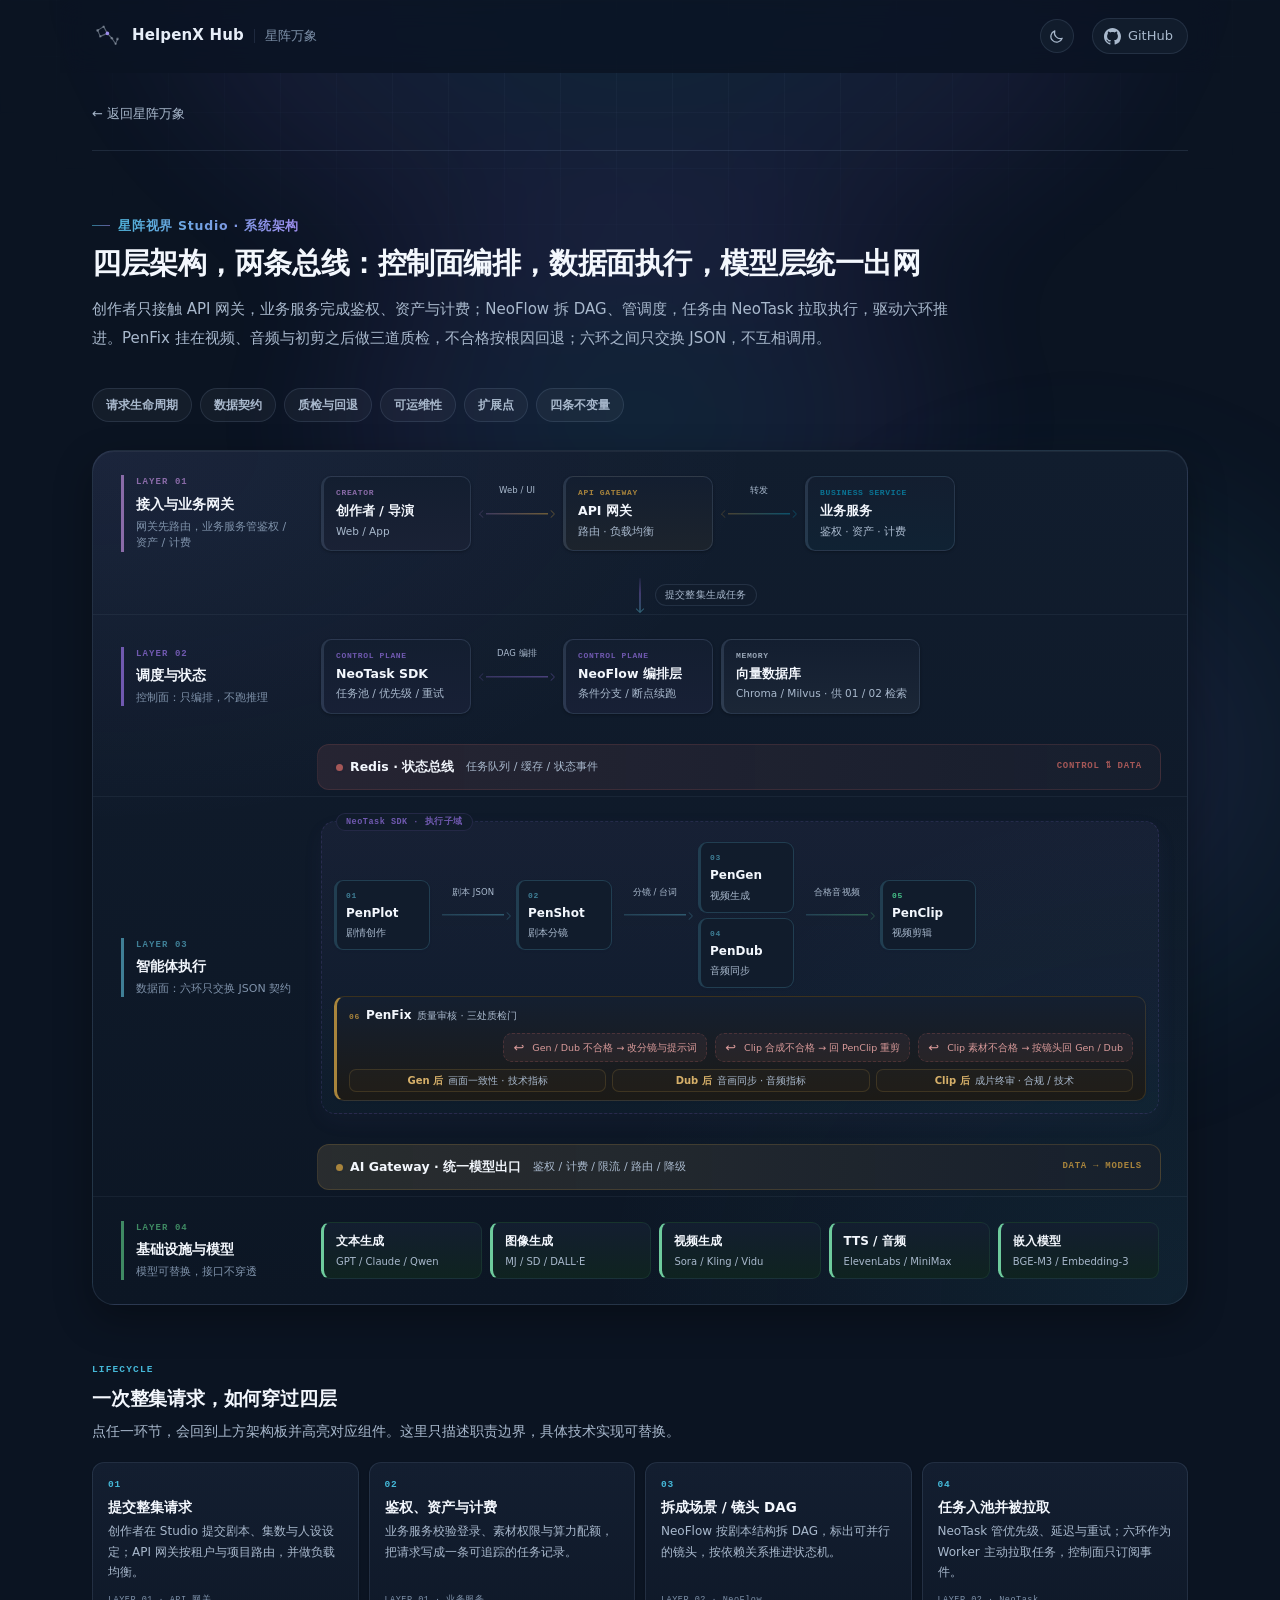
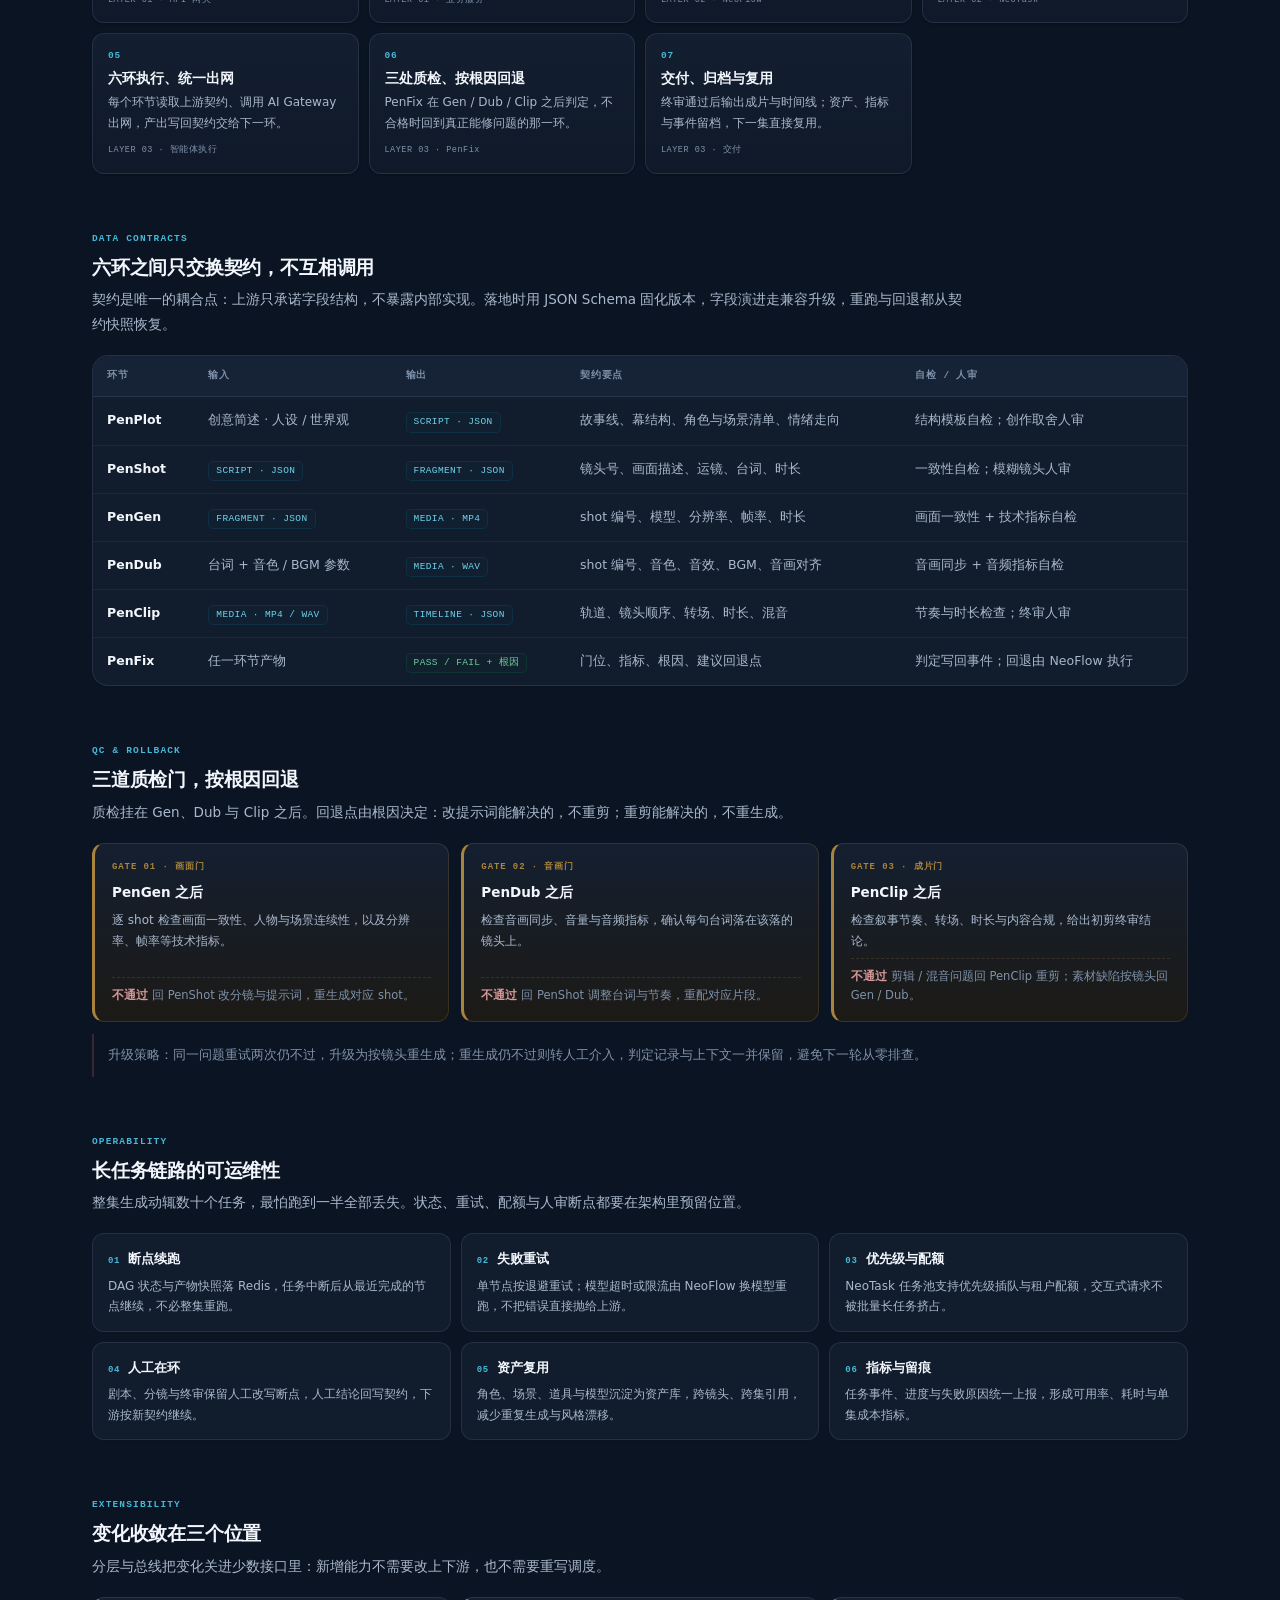
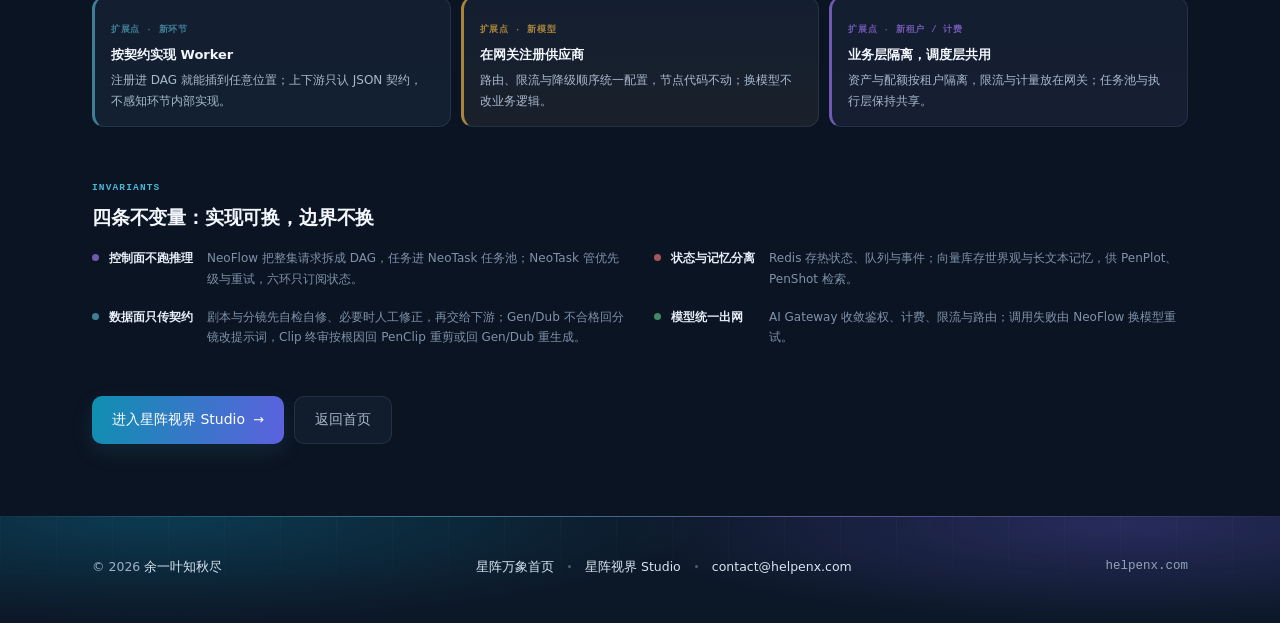
<file: architecture.html>
<!DOCTYPE html>
<html lang="zh-CN">
<head>
<meta charset="UTF-8" />
<meta name="viewport" content="width=device-width, initial-scale=1.0" />
<title>星阵视界 Studio · 系统架构 | HelpenX Hub 星阵万象</title>
<meta name="description" content="星阵视界 Studio 的分层系统架构：接入与业务网关、调度与状态、智能体执行、基础设施与模型四层，Redis 状态总线与 AI Gateway 模型出口连接控制面与数据面；六环只交换 JSON 契约，PenFix 三道质检门按根因回退。" />
<meta name="keywords" content="星阵视界 Studio 架构, AIGC 系统架构, 四层架构, NeoFlow, NeoTask, AI Gateway, 质检回退, HelpenX" />
<meta name="author" content="HelpenX" />
<meta name="robots" content="index, follow, max-snippet:-1, max-image-preview:large" />
<meta name="googlebot" content="index, follow, max-snippet:-1, max-image-preview:large" />
<meta name="bingbot" content="index, follow, max-image-preview:large" />
<meta name="applicable-device" content="pc,mobile" />
<link rel="canonical" href="https://helpenx.com/architecture.html" />
<link rel="alternate" hreflang="zh-CN" href="https://helpenx.com/architecture.html" />
<link rel="alternate" hreflang="x-default" href="https://helpenx.com/architecture.html" />
<link rel="sitemap" type="application/xml" href="/sitemap.xml" />
<meta name="theme-color" content="#f6f8fb" />
<meta name="color-scheme" content="light dark" />
<meta name="referrer" content="strict-origin-when-cross-origin" />
<script>
/* 背景模式：默认自动（08:00–20:00 正常，20:00–08:00 深色），手动选正常 / 护眼 / 深色会覆盖自动并记住；
   到 8 点、20 点边界只重算一次，不做轮询 */
(function () {
  var root = document.documentElement;
  var KEY = "hx-bg";
  var meta = document.querySelector('meta[name="theme-color"]');
  var LABEL = { normal: "正常", eye: "护眼", dark: "深色" };
  var current = { mode: "normal", source: "auto" };
  function saved() {
    try {
      var v = localStorage.getItem(KEY);
      return v === "normal" || v === "eye" || v === "dark" ? v : null;
    } catch (e) { return null; }
  }
  function autoMode() {
    var hour = new Date().getHours();
    return hour >= 8 && hour < 20 ? "normal" : "dark";
  }
  /* 链路示意图备有正常 / 护眼 / 深色三套配色，切背景时同步换源；data-img-base 记浅色原图 */
  function imgVariant(src, mode) {
    return mode === "normal" || !/\.svg$/i.test(src) ? src : src.replace(/\.svg$/i, "-" + mode + ".svg");
  }
  function syncImages() {
    var mode = root.getAttribute("data-theme") || "normal";
    var nodes = document.querySelectorAll('img[src*="assets/img/"]');
    for (var i = 0; i < nodes.length; i++) {
      var img = nodes[i];
      var base = img.getAttribute("data-img-base");
      if (!base) {
        if (!/\.svg$/i.test(img.getAttribute("src") || "")) continue;
        base = img.getAttribute("src");
        img.setAttribute("data-img-base", base);
      }
      var next = imgVariant(base, mode);
      if (img.getAttribute("src") !== next) img.setAttribute("src", next);
    }
  }
  function apply(mode, source) {
    current.mode = mode;
    current.source = source;
    root.setAttribute("data-theme", mode);
    if (mode === "eye") root.setAttribute("data-eyecare", "on");
    else root.removeAttribute("data-eyecare");
    root.style.colorScheme = mode === "dark" ? "dark" : "light";
    if (meta) meta.setAttribute("content",
      mode === "eye" ? "#f6f1e7" : mode === "dark" ? "#0b1422" : "#f6f8fb");
    syncImages();
    var box = document.querySelector("[data-theme-switch]");
    if (!box) return;
    box.setAttribute("data-mode", mode);
    var btn = box.querySelector("[data-theme-btn]");
    if (btn) btn.setAttribute("aria-label",
      "切换背景模式，当前" + (source === "auto" ? "自动 · " : "") + LABEL[mode]);
    [].slice.call(box.querySelectorAll("[data-theme-choice]")).forEach(function (opt) {
      var choice = opt.getAttribute("data-theme-choice");
      var on = choice === "auto" ? source === "auto" : source === "manual" && choice === mode;
      opt.setAttribute("aria-checked", on ? "true" : "false");
    });
  }
  function resolve() {
    var pick = saved();
    apply(pick || autoMode(), pick ? "manual" : "auto");
    document.dispatchEvent(new CustomEvent("hx:theme", { detail: current }));
  }
  function schedule() {
    var now = new Date();
    var next = null;
    [8, 20].forEach(function (h) {
      var t = new Date(now);
      t.setHours(h, 0, 0, 0);
      if (t <= now) t.setDate(t.getDate() + 1);
      if (!next || t < next) next = t;
    });
    window.setTimeout(function () { resolve(); schedule(); }, next - now + 800);
  }
  function bind() {
    var box = document.querySelector("[data-theme-switch]");
    if (!box) return;
    var btn = box.querySelector("[data-theme-btn]");
    var menu = box.querySelector("[data-theme-menu]");
    var opts = [].slice.call(box.querySelectorAll("[data-theme-choice]"));
    function close(focus) {
      if (menu.hidden) return;
      menu.hidden = true;
      btn.setAttribute("aria-expanded", "false");
      if (focus) btn.focus();
    }
    btn.addEventListener("click", function () {
      if (menu.hidden) {
        menu.hidden = false;
        btn.setAttribute("aria-expanded", "true");
      } else close(false);
    });
    opts.forEach(function (opt, i) {
      opt.addEventListener("click", function () {
        var choice = opt.getAttribute("data-theme-choice");
        try {
          if (choice === "auto") localStorage.removeItem(KEY);
          else localStorage.setItem(KEY, choice);
        } catch (e) {}
        resolve();
        close(true);
      });
      opt.addEventListener("keydown", function (ev) {
        if (ev.key !== "ArrowDown" && ev.key !== "ArrowUp") return;
        ev.preventDefault();
        var step = ev.key === "ArrowDown" ? 1 : -1;
        opts[(i + step + opts.length) % opts.length].focus();
      });
    });
    document.addEventListener("click", function (ev) { if (!box.contains(ev.target)) close(false); });
    document.addEventListener("keydown", function (ev) { if (ev.key === "Escape") close(true); });
    box.addEventListener("focusout", function (ev) {
      if (!box.contains(ev.relatedTarget)) close(false);
    });
    resolve();
  }
  resolve();
  schedule();
  if (document.readyState === "loading") document.addEventListener("DOMContentLoaded", bind);
  else bind();
  window.addEventListener("storage", function (ev) { if (ev.key === KEY) resolve(); });
  document.addEventListener("visibilitychange", function () {
    if (document.visibilityState === "visible") resolve();
  });
})();
</script>
<meta property="og:type" content="article" />
<meta property="og:site_name" content="HelpenX Hub · 星阵万象" />
<meta property="og:title" content="星阵视界 Studio · 系统架构" />
<meta property="og:description" content="四层架构、两条总线：控制面编排，数据面执行，模型层统一出网。六环只交换 JSON，PenFix 三道质检按根因回退。" />
<meta property="og:url" content="https://helpenx.com/architecture.html" />
<meta property="og:locale" content="zh_CN" />
<meta property="og:image" content="https://helpenx.com/assets/img/share-cover.jpg" />
<meta property="og:image:secure_url" content="https://helpenx.com/assets/img/share-cover.jpg" />
<meta property="og:image:type" content="image/jpeg" />
<meta property="og:image:width" content="1200" />
<meta property="og:image:height" content="630" />
<meta property="og:image:alt" content="HelpenX Hub · 星阵万象：北斗七星生态与星阵视界 Studio" />
<meta name="twitter:card" content="summary_large_image" />
<meta name="twitter:title" content="星阵视界 Studio · 系统架构" />
<meta name="twitter:description" content="四层架构、两条总线：控制面编排，数据面执行，模型层统一出网。六环只交换 JSON，PenFix 三道质检按根因回退。" />
<meta name="twitter:image" content="https://helpenx.com/assets/img/share-cover.jpg" />
<meta name="twitter:image:alt" content="HelpenX Hub · 星阵万象：北斗七星生态与星阵视界 Studio" />
<link rel="icon" type="image/svg+xml" href="./favicon.svg" />
<link rel="icon" type="image/png" sizes="48x48" href="./assets/icons/favicon-48x48.png" />
<link rel="icon" type="image/png" sizes="32x32" href="./assets/icons/favicon-32x32.png" />
<link rel="icon" type="image/png" sizes="16x16" href="./assets/icons/favicon-16x16.png" />
<link rel="apple-touch-icon" sizes="180x180" href="./assets/icons/apple-touch-icon.png" />
<link rel="preload" href="./assets/css/styles.css?v=202611191620" as="style" />
<link rel="preload" href="./assets/js/architecture.js?v=202611191040" as="script" />
<link rel="stylesheet" href="./assets/css/styles.css?v=202611191620" fetchpriority="high" />
<script type="application/ld+json">
{
  "@context": "https://schema.org",
  "@graph": [
    {
      "@type": "WebPage",
      "@id": "https://helpenx.com/architecture.html#webpage",
      "url": "https://helpenx.com/architecture.html",
      "name": "星阵视界 Studio · 系统架构 | HelpenX Hub 星阵万象",
      "description": "星阵视界 Studio 的四层系统架构与两条总线：控制面编排、数据面执行、模型层统一出网，六环只交换 JSON 契约，PenFix 三道质检门按根因回退。",
      "inLanguage": "zh-CN",
      "datePublished": "2026-11-14",
      "dateModified": "2026-11-17",
      "isPartOf": { "@id": "https://helpenx.com/#website" },
      "primaryImageOfPage": { "@id": "https://helpenx.com/architecture.html#primaryimage" },
      "breadcrumb": { "@id": "https://helpenx.com/architecture.html#breadcrumb" }
    },
    {
      "@type": "ImageObject",
      "@id": "https://helpenx.com/architecture.html#primaryimage",
      "url": "https://helpenx.com/assets/img/share-cover.jpg",
      "width": 1200,
      "height": 630
    },
    {
      "@type": "BreadcrumbList",
      "@id": "https://helpenx.com/architecture.html#breadcrumb",
      "itemListElement": [
        { "@type": "ListItem", "position": 1, "name": "星阵万象", "item": "https://helpenx.com/" },
        { "@type": "ListItem", "position": 2, "name": "星阵视界 Studio · 系统架构", "item": "https://helpenx.com/architecture.html" }
      ]
    }
  ]
}
</script>
</head>
<body>
<div class="bg-grid" aria-hidden="true"></div>
<div class="bg-glow" aria-hidden="true"></div>

<header class="site-header">
  <a class="brand" href="./" aria-label="HelpenX Hub · 星阵万象 首页">
    <svg class="brand__mark" viewBox="0 0 40 40" aria-hidden="true" focusable="false">
      <g class="brand__lines" fill="none" stroke="currentColor" stroke-width="1.5" stroke-linecap="round" stroke-linejoin="round">
        <path d="M7.5 12.5 15.5 7.5 20.5 16.5 11 20.5Z" />
        <path d="M20.5 16.5 26.5 23 31.5 30.5 34 24" />
      </g>
      <g class="brand__stars" fill="currentColor">
        <circle cx="7.5" cy="12.5" r="1.9" />
        <circle cx="15.5" cy="7.5" r="1.6" />
        <circle class="is-key" cx="20.5" cy="16.5" r="2.4" />
        <circle cx="11" cy="20.5" r="1.6" />
        <circle cx="26.5" cy="23" r="1.8" />
        <circle cx="31.5" cy="30.5" r="1.5" />
        <circle cx="34" cy="24" r="1.9" />
      </g>
    </svg>
    <span class="brand__name">HelpenX Hub</span>
    <span class="brand__sub">星阵万象</span>
  </a>
  <div class="header__right">
    <div class="theme" data-theme-switch data-mode="auto">
      <button class="theme__btn" type="button" data-theme-btn aria-haspopup="true" aria-expanded="false"
        aria-controls="theme-menu" aria-label="切换背景模式">
        <svg class="theme__glyph" data-mode="auto" viewBox="0 0 24 24" aria-hidden="true"><circle cx="12" cy="12" r="8.5" fill="none" stroke="currentColor" stroke-width="1.7"/><path d="M12 3.5a8.5 8.5 0 0 1 0 17Z" fill="currentColor"/></svg>
        <svg class="theme__glyph" data-mode="normal" viewBox="0 0 24 24" fill="none" stroke="currentColor" stroke-width="1.7" stroke-linecap="round" aria-hidden="true"><circle cx="12" cy="12" r="4.2"/><path d="M12 2.8v2.4M12 18.8v2.4M2.8 12h2.4M18.8 12h2.4M5.5 5.5l1.7 1.7M16.8 16.8l1.7 1.7M18.5 5.5l-1.7 1.7M7.2 16.8l-1.7 1.7"/></svg>
        <svg class="theme__glyph" data-mode="eye" viewBox="0 0 24 24" fill="none" stroke="currentColor" stroke-width="1.7" stroke-linecap="round" stroke-linejoin="round" aria-hidden="true"><path d="M2.6 12S6.1 5.6 12 5.6 21.4 12 21.4 12 17.9 18.4 12 18.4 2.6 12 2.6 12Z"/><circle cx="12" cy="12" r="2.9"/></svg>
        <svg class="theme__glyph" data-mode="dark" viewBox="0 0 24 24" fill="none" stroke="currentColor" stroke-width="1.7" stroke-linecap="round" stroke-linejoin="round" aria-hidden="true"><path d="M20 14.4A8.2 8.2 0 0 1 9.6 4a8.2 8.2 0 1 0 10.4 10.4Z"/></svg>
      </button>
      <div class="theme__menu" id="theme-menu" data-theme-menu role="menu" aria-label="背景模式" hidden>
        <button class="theme__opt" type="button" role="menuitemradio" aria-checked="true" data-theme-choice="auto">
          <svg class="theme__opt-icon" viewBox="0 0 24 24" aria-hidden="true"><circle cx="12" cy="12" r="8.5" fill="none" stroke="currentColor" stroke-width="1.7"/><path d="M12 3.5a8.5 8.5 0 0 1 0 17Z" fill="currentColor"/></svg>
          <span class="theme__label">自动<span class="theme__sub">08–20 正常 · 夜间深色</span></span>
          <svg class="theme__check" viewBox="0 0 24 24" fill="none" stroke="currentColor" stroke-width="2.2" stroke-linecap="round" stroke-linejoin="round" aria-hidden="true"><path d="m5 12.6 4.4 4.4L19 7.4"/></svg>
        </button>
        <button class="theme__opt" type="button" role="menuitemradio" aria-checked="false" data-theme-choice="normal">
          <svg class="theme__opt-icon" viewBox="0 0 24 24" fill="none" stroke="currentColor" stroke-width="1.7" stroke-linecap="round" aria-hidden="true"><circle cx="12" cy="12" r="4.2"/><path d="M12 2.8v2.4M12 18.8v2.4M2.8 12h2.4M18.8 12h2.4M5.5 5.5l1.7 1.7M16.8 16.8l1.7 1.7M18.5 5.5l-1.7 1.7M7.2 16.8l-1.7 1.7"/></svg>
          <span class="theme__label">正常<span class="theme__sub">明亮白底</span></span>
          <svg class="theme__check" viewBox="0 0 24 24" fill="none" stroke="currentColor" stroke-width="2.2" stroke-linecap="round" stroke-linejoin="round" aria-hidden="true"><path d="m5 12.6 4.4 4.4L19 7.4"/></svg>
        </button>
        <button class="theme__opt" type="button" role="menuitemradio" aria-checked="false" data-theme-choice="eye">
          <svg class="theme__opt-icon" viewBox="0 0 24 24" fill="none" stroke="currentColor" stroke-width="1.7" stroke-linecap="round" stroke-linejoin="round" aria-hidden="true"><path d="M2.6 12S6.1 5.6 12 5.6 21.4 12 21.4 12 17.9 18.4 12 18.4 2.6 12 2.6 12Z"/><circle cx="12" cy="12" r="2.9"/></svg>
          <span class="theme__label">护眼<span class="theme__sub">暖色纸面</span></span>
          <svg class="theme__check" viewBox="0 0 24 24" fill="none" stroke="currentColor" stroke-width="2.2" stroke-linecap="round" stroke-linejoin="round" aria-hidden="true"><path d="m5 12.6 4.4 4.4L19 7.4"/></svg>
        </button>
        <button class="theme__opt" type="button" role="menuitemradio" aria-checked="false" data-theme-choice="dark">
          <svg class="theme__opt-icon" viewBox="0 0 24 24" fill="none" stroke="currentColor" stroke-width="1.7" stroke-linecap="round" stroke-linejoin="round" aria-hidden="true"><path d="M20 14.4A8.2 8.2 0 0 1 9.6 4a8.2 8.2 0 1 0 10.4 10.4Z"/></svg>
          <span class="theme__label">深色<span class="theme__sub">深空夜底</span></span>
          <svg class="theme__check" viewBox="0 0 24 24" fill="none" stroke="currentColor" stroke-width="2.2" stroke-linecap="round" stroke-linejoin="round" aria-hidden="true"><path d="m5 12.6 4.4 4.4L19 7.4"/></svg>
        </button>
      </div>
    </div>
    <a class="ghlink" href="https://github.com/neopen" target="_blank" rel="noopener me" aria-label="HelpenX 的 GitHub">
      <svg width="17" height="17" viewBox="0 0 16 16" fill="currentColor" aria-hidden="true"><path d="M8 0C3.58 0 0 3.58 0 8c0 3.54 2.29 6.53 5.47 7.59.4.07.55-.17.55-.38 0-.19-.01-.82-.01-1.49-2.01.37-2.53-.49-2.69-.94-.09-.23-.48-.94-.82-1.13-.28-.15-.68-.52-.01-.53.63-.01 1.08.58 1.23.82.72 1.21 1.87.87 2.33.66.07-.52.28-.87.51-1.07-1.78-.2-3.64-.89-3.64-3.95 0-.87.31-1.59.82-2.15-.08-.2-.36-1.02.08-2.12 0 0 .67-.21 2.2.82.64-.18 1.32-.27 2-.27s1.36.09 2 .27c1.53-1.04 2.2-.82 2.2-.82.44 1.1.16 1.92.08 2.12.51.56.82 1.27.82 2.15 0 3.07-1.87 3.75-3.65 3.95.29.25.54.73.54 1.48 0 1.07-.01 1.93-.01 2.2 0 .21.15.46.55.38A8.01 8.01 0 0 0 16 8c0-4.42-3.58-8-8-8Z"/></svg>
      <span>GitHub</span>
    </a>
  </div>
</header>

<main class="arch-page">
  <a class="arch-page__back" href="./">← 返回星阵万象</a>

  <section class="arch" id="architecture" aria-labelledby="arch-title">
    <div class="arch__head">
      <span class="arch__eyebrow">星阵视界 Studio · 系统架构</span>
      <h1 class="arch__title" id="arch-title">四层架构，两条总线：控制面编排，数据面执行，模型层统一出网</h1>
      <p class="arch__lead">创作者只接触 API 网关，业务服务完成鉴权、资产与计费；NeoFlow 拆 DAG、管调度，任务由 NeoTask 拉取执行，驱动六环推进。PenFix 挂在视频、音频与初剪之后做三道质检，不合格按根因回退；六环之间只交换 JSON，不互相调用。</p>
    </div>

    <nav class="arch-toc" aria-label="架构页目录">
      <a href="#lifecycle">请求生命周期</a>
      <a href="#contracts">数据契约</a>
      <a href="#qc">质检与回退</a>
      <a href="#ops">可运维性</a>
      <a href="#extend">扩展点</a>
      <a href="#invariants">四条不变量</a>
    </nav>

    <div class="arch-board" role="group" aria-label="星阵视界 Studio 四层系统架构">
      <div class="arch-layer arch-layer--access">
        <div class="arch-layer__rail">
          <span class="arch-layer__num">LAYER 01</span>
          <span class="arch-layer__name">接入与业务网关</span>
          <span class="arch-layer__note">网关先路由，业务服务管鉴权 / 资产 / 计费</span>
        </div>
        <div class="arch-layer__body">
          <div class="arch-node arch-node--user" data-node="creator">
            <span class="arch-node__meta">CREATOR</span>
            <span class="arch-node__name">创作者 / 导演</span>
            <span class="arch-node__sub">Web / App</span>
          </div>
          <span class="arch-arrow arch-arrow--bi" data-edge="creator|gateway" aria-hidden="true"><em>Web / UI</em></span>
          <div class="arch-node arch-node--gateway" data-node="gateway">
            <span class="arch-node__meta">API GATEWAY</span>
            <span class="arch-node__name">API 网关</span>
            <span class="arch-node__sub">路由 · 负载均衡</span>
          </div>
          <span class="arch-arrow arch-arrow--bi arch-arrow--svc" data-edge="gateway|biz" aria-hidden="true"><em>转发</em></span>
          <div class="arch-node arch-node--service" data-node="biz">
            <span class="arch-node__meta">BUSINESS SERVICE</span>
            <span class="arch-node__name">业务服务</span>
            <span class="arch-node__sub">鉴权 · 资产 · 计费</span>
          </div>
        </div>
      </div>

      <div class="arch-drop" data-edge="biz|flow" aria-hidden="true"><span class="arch-drop__stem"></span><span class="arch-drop__label">提交整集生成任务</span></div>

      <div class="arch-layer arch-layer--control">
        <div class="arch-layer__rail">
          <span class="arch-layer__num">LAYER 02</span>
          <span class="arch-layer__name">调度与状态</span>
          <span class="arch-layer__note">控制面：只编排，不跑推理</span>
        </div>
        <div class="arch-layer__body">
          <div class="arch-node arch-node--control" data-node="core">
            <span class="arch-node__meta">CONTROL PLANE</span>
            <span class="arch-node__name">NeoTask SDK</span>
            <span class="arch-node__sub">任务池 / 优先级 / 重试</span>
          </div>
          <span class="arch-arrow arch-arrow--bi" data-edge="core|flow" aria-hidden="true"><em>DAG 编排</em></span>
          <div class="arch-node arch-node--control" data-node="flow">
            <span class="arch-node__meta">CONTROL PLANE</span>
            <span class="arch-node__name">NeoFlow 编排层</span>
            <span class="arch-node__sub">条件分支 / 断点续跑</span>
          </div>
          <div class="arch-node arch-node--vdb">
            <span class="arch-node__meta">MEMORY</span>
            <span class="arch-node__name">向量数据库</span>
            <span class="arch-node__sub">Chroma / Milvus · 供 01 / 02 检索</span>
          </div>
        </div>
      </div>

      <div class="arch-bus arch-bus--redis">
        <span class="arch-bus__name">Redis · 状态总线</span>
        <span class="arch-bus__note">任务队列 / 缓存 / 状态事件</span>
        <span class="arch-bus__meta">CONTROL ⇅ DATA</span>
      </div>

      <div class="arch-layer arch-layer--agents">
        <div class="arch-layer__rail">
          <span class="arch-layer__num">LAYER 03</span>
          <span class="arch-layer__name">智能体执行</span>
          <span class="arch-layer__note">数据面：六环只交换 JSON 契约</span>
        </div>
        <div class="arch-runtime">
          <span class="arch-runtime__tag">NeoTask SDK · 执行子域</span>
          <div class="arch-layer__body arch-agents">
            <div class="arch-agent" data-node="plot" data-hub="core">
              <span class="arch-agent__num">01</span>
              <span class="arch-agent__name">PenPlot</span>
              <span class="arch-agent__sub">剧情创作</span>
            </div>
            <span class="arch-arrow" data-edge="plot|shot" aria-hidden="true"><em>剧本 JSON</em></span>
            <div class="arch-agent" data-node="shot" data-hub="core">
              <span class="arch-agent__num">02</span>
              <span class="arch-agent__name">PenShot</span>
              <span class="arch-agent__sub">剧本分镜</span>
            </div>
            <span class="arch-arrow" data-edge="shot|gen shot|dub" aria-hidden="true"><em>分镜 / 台词</em></span>
            <div class="arch-branch">
              <div class="arch-agent" data-node="gen" data-hub="core">
                <span class="arch-agent__num">03</span>
                <span class="arch-agent__name">PenGen</span>
                <span class="arch-agent__sub">视频生成</span>
              </div>
              <div class="arch-agent" data-node="dub" data-hub="core">
                <span class="arch-agent__num">04</span>
                <span class="arch-agent__name">PenDub</span>
                <span class="arch-agent__sub">音频同步</span>
              </div>
            </div>
            <span class="arch-arrow arch-arrow--merge" data-edge="gen|clip dub|clip" aria-hidden="true"><em>合格音视频</em></span>
            <div class="arch-agent arch-agent--clip" data-node="clip" data-hub="core">
              <span class="arch-agent__num">05</span>
              <span class="arch-agent__name">PenClip</span>
              <span class="arch-agent__sub">视频剪辑</span>
            </div>
          </div>
          <div class="arch-qa" data-node="fix" data-hub="core">
            <div class="arch-qa__head">
              <span class="arch-qa__num">06</span>
              <span class="arch-qa__name">PenFix</span>
              <span class="arch-qa__sub">质量审核 · 三处质检门</span>
            </div>
            <div class="arch-qa__returns">
              <span class="arch-rework" data-edge="fix|shot"><span aria-hidden="true">↩</span><span>Gen / Dub 不合格 → 改分镜与提示词</span></span>
              <span class="arch-rework" data-edge="fix|clip"><span aria-hidden="true">↩</span><span>Clip 合成不合格 → 回 PenClip 重剪</span></span>
              <span class="arch-rework" data-edge="fix|clip fix|gen fix|dub"><span aria-hidden="true">↩</span><span>Clip 素材不合格 → 按镜头回 Gen / Dub</span></span>
            </div>
            <div class="arch-qa__checks">
              <span class="arch-qa__check" data-edge="gen|fix"><b>Gen 后</b>画面一致性 · 技术指标</span>
              <span class="arch-qa__check" data-edge="dub|fix"><b>Dub 后</b>音画同步 · 音频指标</span>
              <span class="arch-qa__check" data-edge="clip|fix"><b>Clip 后</b>成片终审 · 合规 / 技术</span>
            </div>
          </div>
        </div>
      </div>

      <div class="arch-bus arch-bus--gateway">
        <span class="arch-bus__name">AI Gateway · 统一模型出口</span>
        <span class="arch-bus__note">鉴权 / 计费 / 限流 / 路由 / 降级</span>
        <span class="arch-bus__meta">DATA → MODELS</span>
      </div>

      <div class="arch-layer arch-layer--models">
        <div class="arch-layer__rail">
          <span class="arch-layer__num">LAYER 04</span>
          <span class="arch-layer__name">基础设施与模型</span>
          <span class="arch-layer__note">模型可替换，接口不穿透</span>
        </div>
        <div class="arch-layer__body">
          <div class="arch-model">
            <span class="arch-model__name">文本生成</span>
            <span class="arch-model__sub">GPT / Claude / Qwen</span>
          </div>
          <div class="arch-model">
            <span class="arch-model__name">图像生成</span>
            <span class="arch-model__sub">MJ / SD / DALL·E</span>
          </div>
          <div class="arch-model">
            <span class="arch-model__name">视频生成</span>
            <span class="arch-model__sub">Sora / Kling / Vidu</span>
          </div>
          <div class="arch-model">
            <span class="arch-model__name">TTS / 音频</span>
            <span class="arch-model__sub">ElevenLabs / MiniMax</span>
          </div>
          <div class="arch-model">
            <span class="arch-model__name">嵌入模型</span>
            <span class="arch-model__sub">BGE-M3 / Embedding-3</span>
          </div>
        </div>
      </div>
    </div>

    <section class="arch-sec" id="lifecycle" aria-labelledby="lifecycle-title">
      <div class="arch-sec__head">
        <span class="arch-sec__eyebrow">LIFECYCLE</span>
        <h2 class="arch-sec__title" id="lifecycle-title">一次整集请求，如何穿过四层</h2>
        <p class="arch-sec__note">点任一环节，会回到上方架构板并高亮对应组件。这里只描述职责边界，具体技术实现可替换。</p>
      </div>
      <ol class="arch-steps">
        <li><button class="arch-step" type="button" data-focus="gateway">
          <span class="arch-step__num">01</span>
          <span class="arch-step__title">提交整集请求</span>
          <span class="arch-step__desc">创作者在 Studio 提交剧本、集数与人设设定；API 网关按租户与项目路由，并做负载均衡。</span>
          <span class="arch-step__layer">LAYER 01 · API 网关</span>
        </button></li>
        <li><button class="arch-step" type="button" data-focus="biz">
          <span class="arch-step__num">02</span>
          <span class="arch-step__title">鉴权、资产与计费</span>
          <span class="arch-step__desc">业务服务校验登录、素材权限与算力配额，把请求写成一条可追踪的任务记录。</span>
          <span class="arch-step__layer">LAYER 01 · 业务服务</span>
        </button></li>
        <li><button class="arch-step" type="button" data-focus="flow">
          <span class="arch-step__num">03</span>
          <span class="arch-step__title">拆成场景 / 镜头 DAG</span>
          <span class="arch-step__desc">NeoFlow 按剧本结构拆 DAG，标出可并行的镜头，按依赖关系推进状态机。</span>
          <span class="arch-step__layer">LAYER 02 · NeoFlow</span>
        </button></li>
        <li><button class="arch-step" type="button" data-focus="core">
          <span class="arch-step__num">04</span>
          <span class="arch-step__title">任务入池并被拉取</span>
          <span class="arch-step__desc">NeoTask 管优先级、延迟与重试；六环作为 Worker 主动拉取任务，控制面只订阅事件。</span>
          <span class="arch-step__layer">LAYER 02 · NeoTask</span>
        </button></li>
        <li><button class="arch-step" type="button" data-focus="shot">
          <span class="arch-step__num">05</span>
          <span class="arch-step__title">六环执行、统一出网</span>
          <span class="arch-step__desc">每个环节读取上游契约、调用 AI Gateway 出网，产出写回契约交给下一环。</span>
          <span class="arch-step__layer">LAYER 03 · 智能体执行</span>
        </button></li>
        <li><button class="arch-step" type="button" data-focus="fix">
          <span class="arch-step__num">06</span>
          <span class="arch-step__title">三处质检、按根因回退</span>
          <span class="arch-step__desc">PenFix 在 Gen / Dub / Clip 之后判定，不合格时回到真正能修问题的那一环。</span>
          <span class="arch-step__layer">LAYER 03 · PenFix</span>
        </button></li>
        <li><button class="arch-step" type="button" data-focus="clip">
          <span class="arch-step__num">07</span>
          <span class="arch-step__title">交付、归档与复用</span>
          <span class="arch-step__desc">终审通过后输出成片与时间线；资产、指标与事件留档，下一集直接复用。</span>
          <span class="arch-step__layer">LAYER 03 · 交付</span>
        </button></li>
      </ol>
    </section>

    <section class="arch-sec" id="contracts" aria-labelledby="contracts-title">
      <div class="arch-sec__head">
        <span class="arch-sec__eyebrow">DATA CONTRACTS</span>
        <h2 class="arch-sec__title" id="contracts-title">六环之间只交换契约，不互相调用</h2>
        <p class="arch-sec__note">契约是唯一的耦合点：上游只承诺字段结构，不暴露内部实现。落地时用 JSON Schema 固化版本，字段演进走兼容升级，重跑与回退都从契约快照恢复。</p>
      </div>
      <div class="arch-table-wrap" role="region" aria-label="六环数据契约表" tabindex="0">
        <table class="arch-table">
          <thead>
            <tr>
              <th scope="col">环节</th>
              <th scope="col">输入</th>
              <th scope="col">输出</th>
              <th scope="col">契约要点</th>
              <th scope="col">自检 / 人审</th>
            </tr>
          </thead>
          <tbody>
            <tr>
              <th scope="row">PenPlot</th>
              <td>创意简述 · 人设 / 世界观</td>
              <td><span class="arch-type">SCRIPT · JSON</span></td>
              <td>故事线、幕结构、角色与场景清单、情绪走向</td>
              <td>结构模板自检；创作取舍人审</td>
            </tr>
            <tr>
              <th scope="row">PenShot</th>
              <td><span class="arch-type">SCRIPT · JSON</span></td>
              <td><span class="arch-type">FRAGMENT · JSON</span></td>
              <td>镜头号、画面描述、运镜、台词、时长</td>
              <td>一致性自检；模糊镜头人审</td>
            </tr>
            <tr>
              <th scope="row">PenGen</th>
              <td><span class="arch-type">FRAGMENT · JSON</span></td>
              <td><span class="arch-type">MEDIA · MP4</span></td>
              <td>shot 编号、模型、分辨率、帧率、时长</td>
              <td>画面一致性 + 技术指标自检</td>
            </tr>
            <tr>
              <th scope="row">PenDub</th>
              <td>台词 + 音色 / BGM 参数</td>
              <td><span class="arch-type">MEDIA · WAV</span></td>
              <td>shot 编号、音色、音效、BGM、音画对齐</td>
              <td>音画同步 + 音频指标自检</td>
            </tr>
            <tr>
              <th scope="row">PenClip</th>
              <td><span class="arch-type">MEDIA · MP4 / WAV</span></td>
              <td><span class="arch-type">TIMELINE · JSON</span></td>
              <td>轨道、镜头顺序、转场、时长、混音</td>
              <td>节奏与时长检查；终审人审</td>
            </tr>
            <tr>
              <th scope="row">PenFix</th>
              <td>任一环节产物</td>
              <td><span class="arch-type arch-type--pass">PASS / FAIL + 根因</span></td>
              <td>门位、指标、根因、建议回退点</td>
              <td>判定写回事件；回退由 NeoFlow 执行</td>
            </tr>
          </tbody>
        </table>
      </div>
      <p class="arch-table__hint">← 左右滑动查看完整契约 →</p>
    </section>

    <section class="arch-sec" id="qc" aria-labelledby="qc-title">
      <div class="arch-sec__head">
        <span class="arch-sec__eyebrow">QC &amp; ROLLBACK</span>
        <h2 class="arch-sec__title" id="qc-title">三道质检门，按根因回退</h2>
        <p class="arch-sec__note">质检挂在 Gen、Dub 与 Clip 之后。回退点由根因决定：改提示词能解决的，不重剪；重剪能解决的，不重生成。</p>
      </div>
      <div class="arch-gates">
        <article class="arch-gate">
          <span class="arch-gate__tag">GATE 01 · 画面门</span>
          <h3 class="arch-gate__title">PenGen 之后</h3>
          <p class="arch-gate__desc">逐 shot 检查画面一致性、人物与场景连续性，以及分辨率、帧率等技术指标。</p>
          <p class="arch-gate__back"><b>不通过</b>回 PenShot 改分镜与提示词，重生成对应 shot。</p>
        </article>
        <article class="arch-gate">
          <span class="arch-gate__tag">GATE 02 · 音画门</span>
          <h3 class="arch-gate__title">PenDub 之后</h3>
          <p class="arch-gate__desc">检查音画同步、音量与音频指标，确认每句台词落在该落的镜头上。</p>
          <p class="arch-gate__back"><b>不通过</b>回 PenShot 调整台词与节奏，重配对应片段。</p>
        </article>
        <article class="arch-gate">
          <span class="arch-gate__tag">GATE 03 · 成片门</span>
          <h3 class="arch-gate__title">PenClip 之后</h3>
          <p class="arch-gate__desc">检查叙事节奏、转场、时长与内容合规，给出初剪终审结论。</p>
          <p class="arch-gate__back"><b>不通过</b>剪辑 / 混音问题回 PenClip 重剪；素材缺陷按镜头回 Gen / Dub。</p>
        </article>
      </div>
      <p class="arch-qc__escalate">升级策略：同一问题重试两次仍不过，升级为按镜头重生成；重生成仍不过则转人工介入，判定记录与上下文一并保留，避免下一轮从零排查。</p>
    </section>

    <section class="arch-sec" id="ops" aria-labelledby="ops-title">
      <div class="arch-sec__head">
        <span class="arch-sec__eyebrow">OPERABILITY</span>
        <h2 class="arch-sec__title" id="ops-title">长任务链路的可运维性</h2>
        <p class="arch-sec__note">整集生成动辄数十个任务，最怕跑到一半全部丢失。状态、重试、配额与人审断点都要在架构里预留位置。</p>
      </div>
      <div class="arch-ops">
        <article class="arch-op">
          <div class="arch-op__head"><span class="arch-op__index">01</span><h3 class="arch-op__title">断点续跑</h3></div>
          <p>DAG 状态与产物快照落 Redis，任务中断后从最近完成的节点继续，不必整集重跑。</p>
        </article>
        <article class="arch-op">
          <div class="arch-op__head"><span class="arch-op__index">02</span><h3 class="arch-op__title">失败重试</h3></div>
          <p>单节点按退避重试；模型超时或限流由 NeoFlow 换模型重跑，不把错误直接抛给上游。</p>
        </article>
        <article class="arch-op">
          <div class="arch-op__head"><span class="arch-op__index">03</span><h3 class="arch-op__title">优先级与配额</h3></div>
          <p>NeoTask 任务池支持优先级插队与租户配额，交互式请求不被批量长任务挤占。</p>
        </article>
        <article class="arch-op">
          <div class="arch-op__head"><span class="arch-op__index">04</span><h3 class="arch-op__title">人工在环</h3></div>
          <p>剧本、分镜与终审保留人工改写断点，人工结论回写契约，下游按新契约继续。</p>
        </article>
        <article class="arch-op">
          <div class="arch-op__head"><span class="arch-op__index">05</span><h3 class="arch-op__title">资产复用</h3></div>
          <p>角色、场景、道具与模型沉淀为资产库，跨镜头、跨集引用，减少重复生成与风格漂移。</p>
        </article>
        <article class="arch-op">
          <div class="arch-op__head"><span class="arch-op__index">06</span><h3 class="arch-op__title">指标与留痕</h3></div>
          <p>任务事件、进度与失败原因统一上报，形成可用率、耗时与单集成本指标。</p>
        </article>
      </div>
    </section>

    <section class="arch-sec" id="extend" aria-labelledby="extend-title">
      <div class="arch-sec__head">
        <span class="arch-sec__eyebrow">EXTENSIBILITY</span>
        <h2 class="arch-sec__title" id="extend-title">变化收敛在三个位置</h2>
        <p class="arch-sec__note">分层与总线把变化关进少数接口里：新增能力不需要改上下游，也不需要重写调度。</p>
      </div>
      <div class="arch-extend">
        <article class="arch-extend__item arch-extend__item--cyan">
          <span class="arch-extend__tag">扩展点 · 新环节</span>
          <h3 class="arch-extend__title">按契约实现 Worker</h3>
          <p>注册进 DAG 就能插到任意位置；上下游只认 JSON 契约，不感知环节内部实现。</p>
        </article>
        <article class="arch-extend__item arch-extend__item--amber">
          <span class="arch-extend__tag">扩展点 · 新模型</span>
          <h3 class="arch-extend__title">在网关注册供应商</h3>
          <p>路由、限流与降级顺序统一配置，节点代码不动；换模型不改业务逻辑。</p>
        </article>
        <article class="arch-extend__item arch-extend__item--violet">
          <span class="arch-extend__tag">扩展点 · 新租户 / 计费</span>
          <h3 class="arch-extend__title">业务层隔离，调度层共用</h3>
          <p>资产与配额按租户隔离，限流与计量放在网关；任务池与执行层保持共享。</p>
        </article>
      </div>
    </section>

    <section class="arch-sec arch-sec--notes" id="invariants" aria-labelledby="invariants-title">
      <div class="arch-sec__head">
        <span class="arch-sec__eyebrow">INVARIANTS</span>
        <h2 class="arch-sec__title" id="invariants-title">四条不变量：实现可换，边界不换</h2>
      </div>
      <ul class="arch-notes">
        <li><span class="arch-notes__dot arch-notes__dot--control" aria-hidden="true"></span><strong>控制面不跑推理</strong><span>NeoFlow 把整集请求拆成 DAG，任务进 NeoTask 任务池；NeoTask 管优先级与重试，六环只订阅状态。</span></li>
        <li><span class="arch-notes__dot arch-notes__dot--state" aria-hidden="true"></span><strong>状态与记忆分离</strong><span>Redis 存热状态、队列与事件；向量库存世界观与长文本记忆，供 PenPlot、PenShot 检索。</span></li>
        <li><span class="arch-notes__dot arch-notes__dot--data" aria-hidden="true"></span><strong>数据面只传契约</strong><span>剧本与分镜先自检自修、必要时人工修正，再交给下游；Gen/Dub 不合格回分镜改提示词，Clip 终审按根因回 PenClip 重剪或回 Gen/Dub 重生成。</span></li>
        <li><span class="arch-notes__dot arch-notes__dot--model" aria-hidden="true"></span><strong>模型统一出网</strong><span>AI Gateway 收敛鉴权、计费、限流与路由；调用失败由 NeoFlow 换模型重试。</span></li>
      </ul>
    </section>
  </section>

  <div class="arch-page__actions">
    <a class="btn btn-primary" href="https://studio.helpenx.com" target="_blank" rel="noopener">进入星阵视界 Studio <span class="btn__arrow" aria-hidden="true">→</span></a>
    <a class="btn btn-ghost" href="./">返回首页</a>
  </div>
</main>

<footer class="site-footer">
  <div class="site-footer__inner">
    <div class="site-footer__row">
      <span>© <span id="year"></span> <a href="https://pengline.cn/" target="_blank" rel="noopener">余一叶知秋尽</a></span>
      <div class="site-footer__contact">
        <a href="./">星阵万象首页</a>
        <span class="site-footer__dot" aria-hidden="true"></span>
        <a href="https://studio.helpenx.com" target="_blank" rel="noopener">星阵视界 Studio</a>
        <span class="site-footer__dot" aria-hidden="true"></span>
        <a href="mailto:contact@helpenx.com">contact@helpenx.com</a>
      </div>
      <span class="site-footer__site">helpenx.com</span>
    </div>
  </div>
</footer>

<script src="./assets/js/architecture.js?v=202611191040" defer></script>
</body>
</html>
</file>
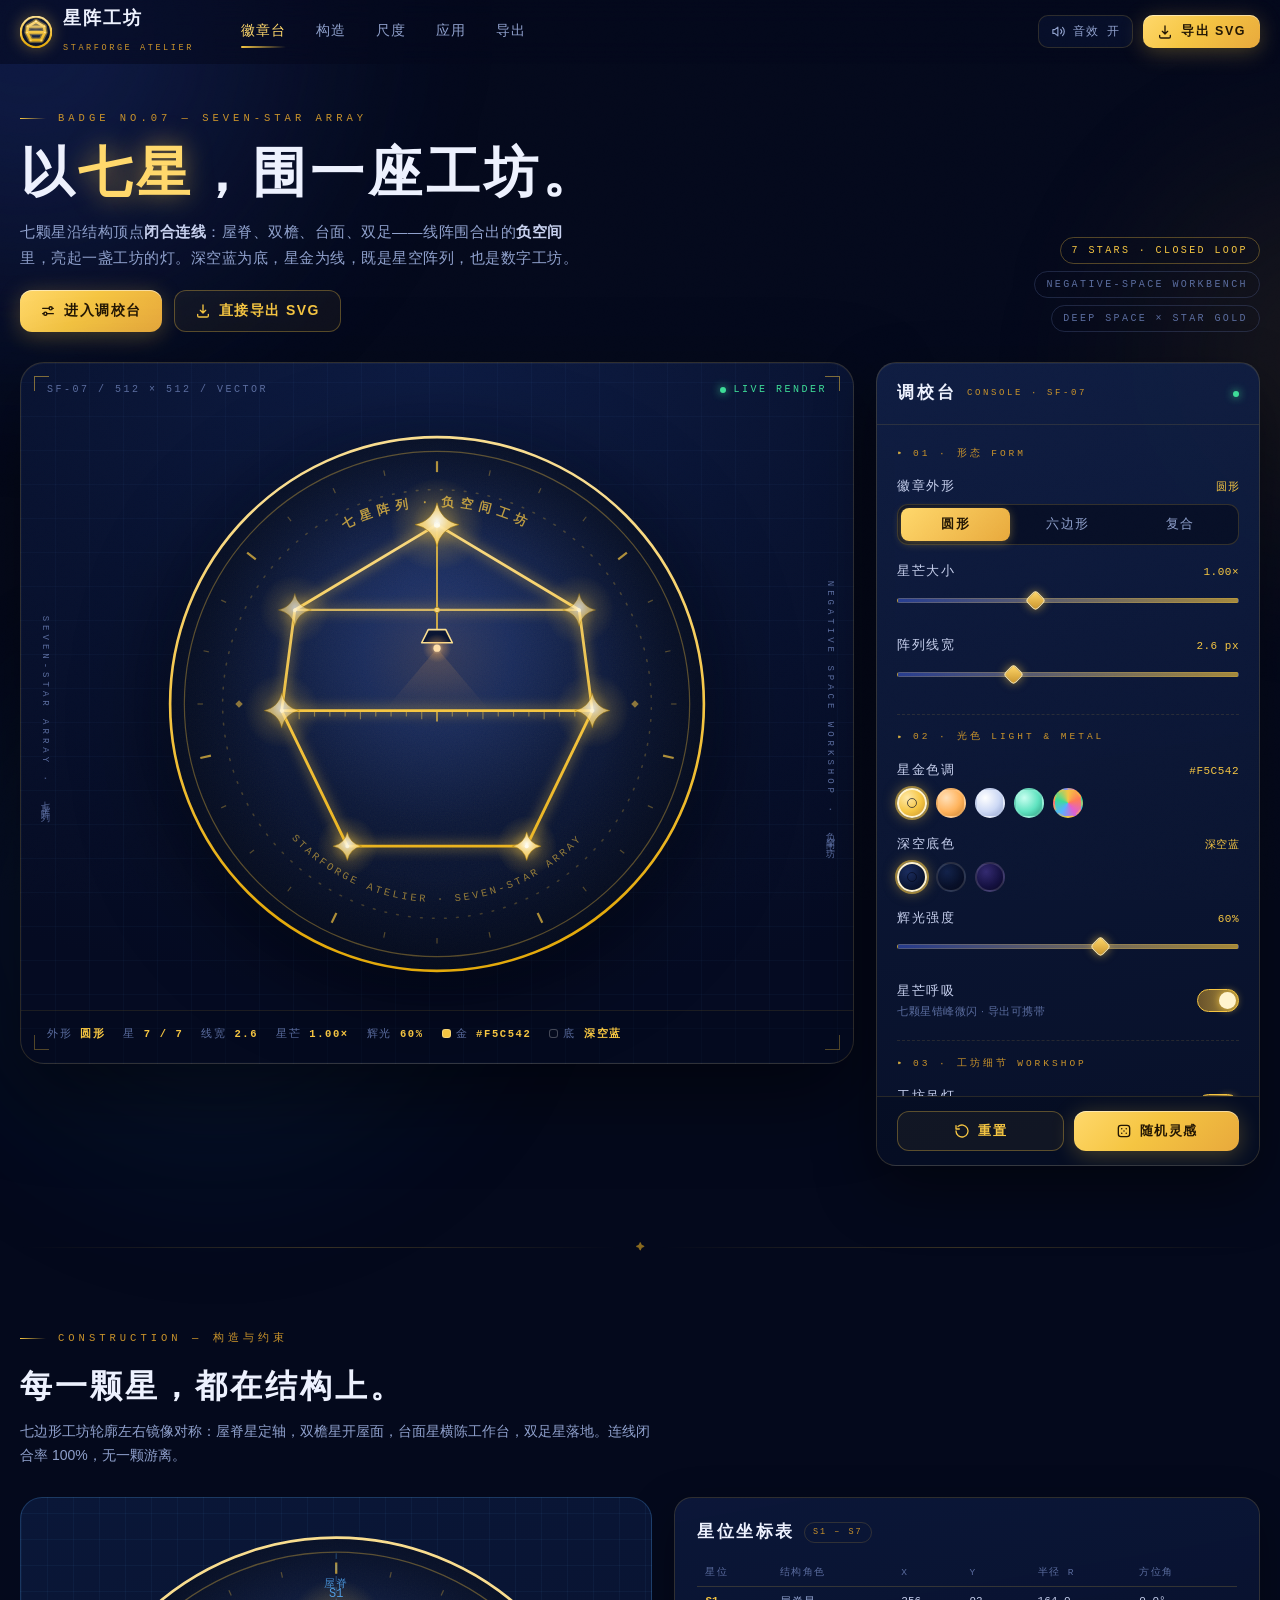
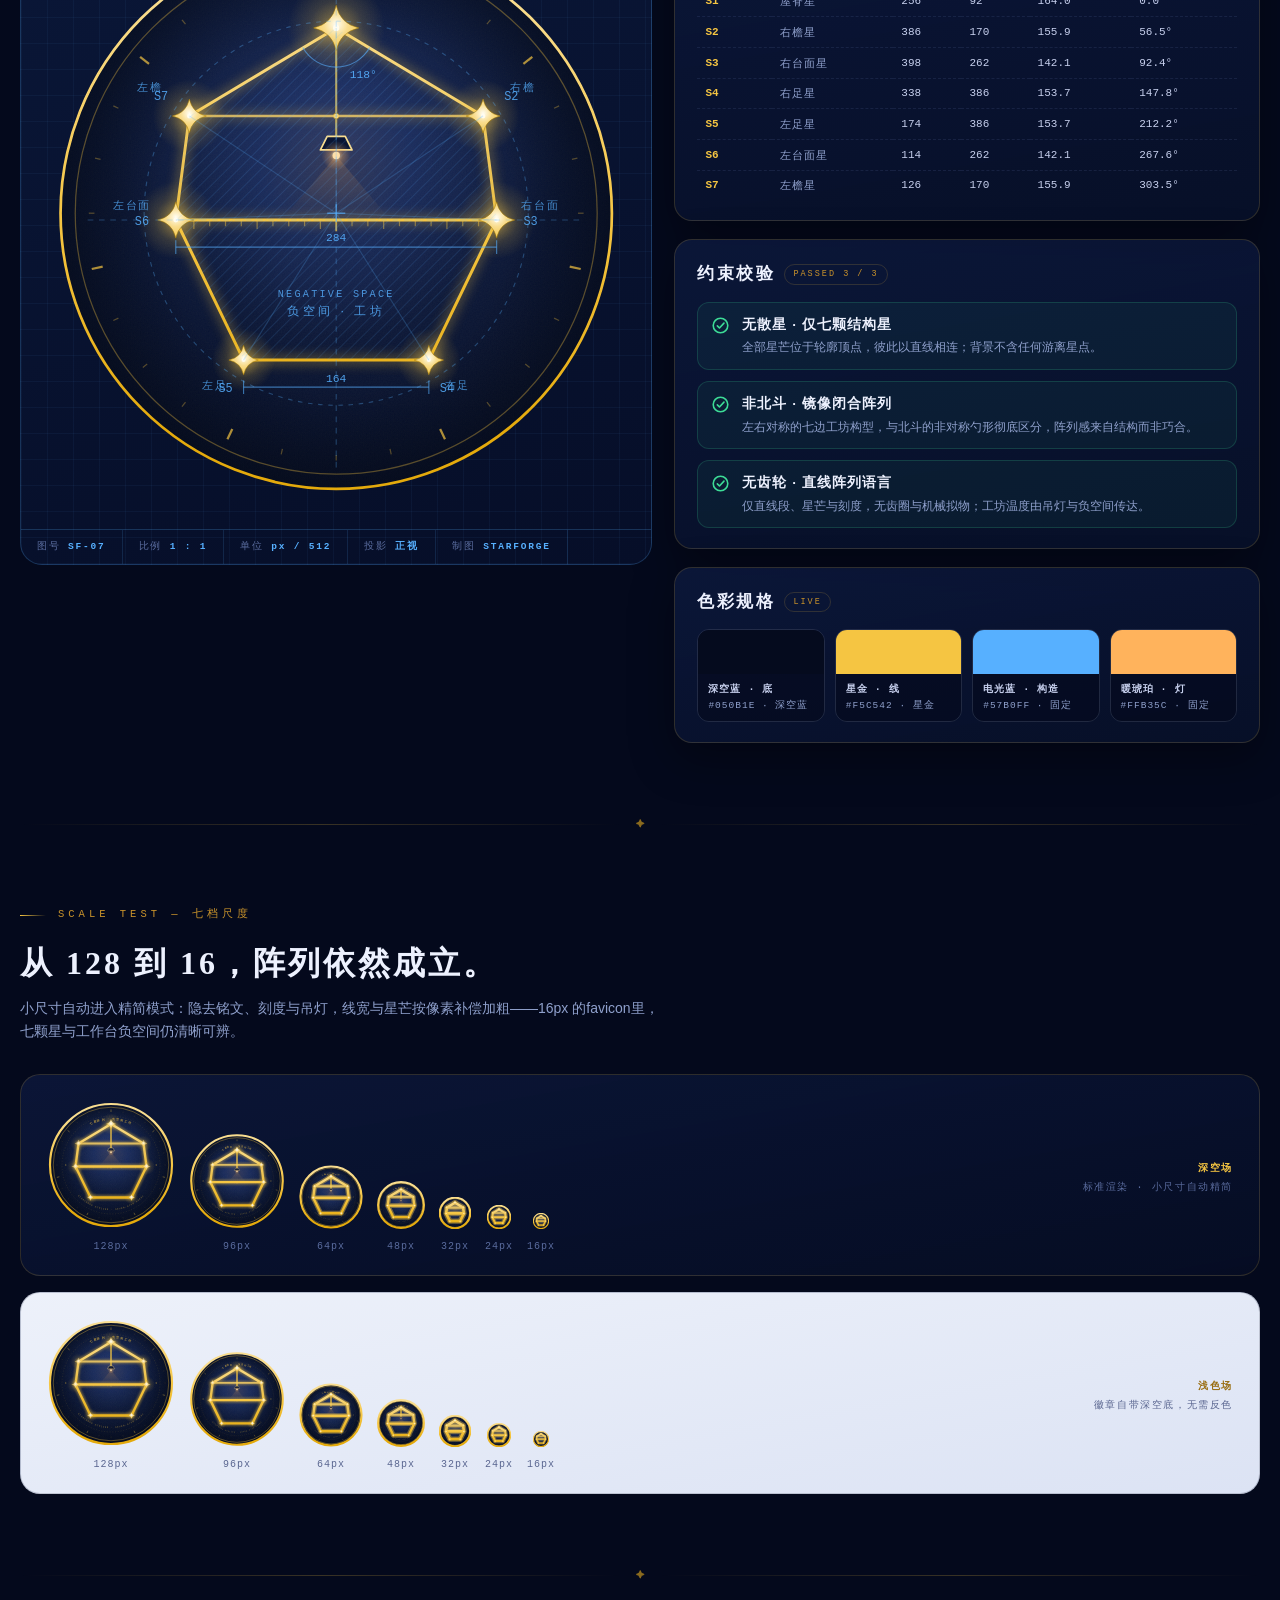
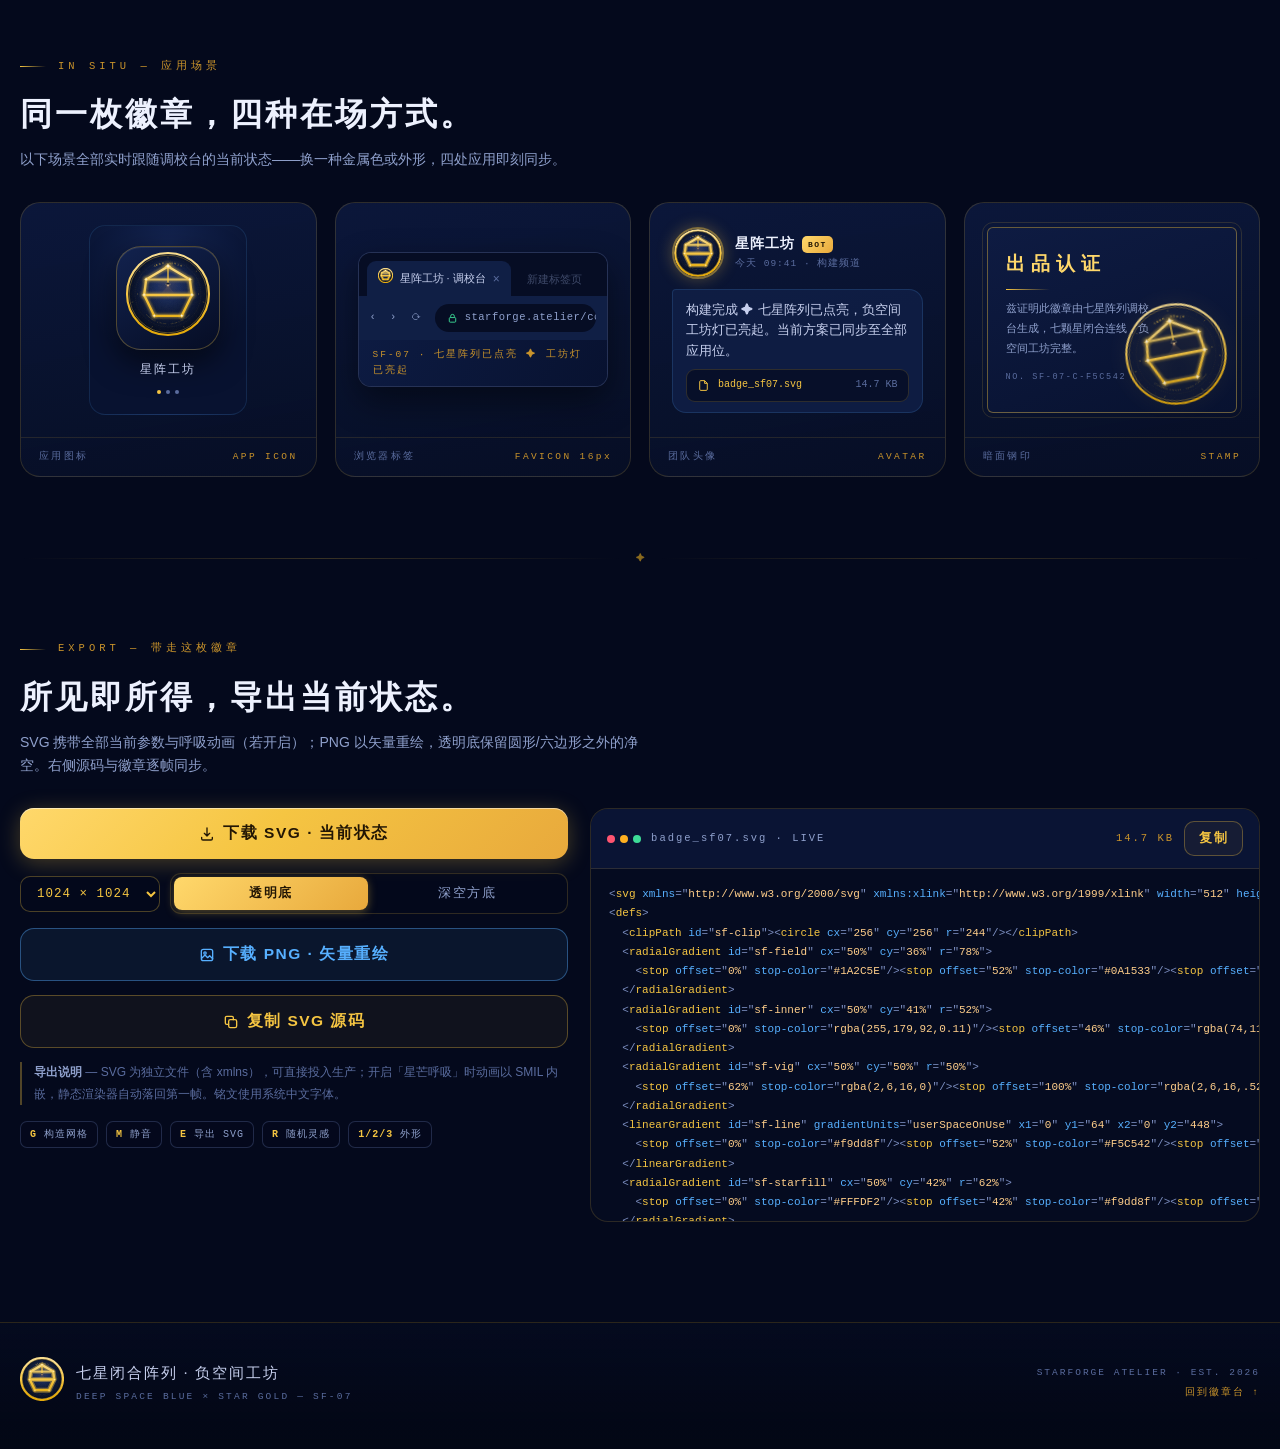
<file: docs/helpenx-tool.html>
<!DOCTYPE html>
<html lang="zh-CN">
<head>
<meta charset="UTF-8">
<meta name="viewport" content="width=device-width, initial-scale=1.0">
<title>星阵工坊 · STARFORGE ATELIER — 七星阵列徽章调校台</title>
<meta name="description" content="七颗星闭合连线，围合出中心工作台的负空间。深空蓝底、星金线条的圆形/六边形徽章，可实时调校并导出 SVG / PNG。">
<link id="favicon" rel="icon" type="image/svg+xml" href="">
<style>
/* ============================================================
   STARFORGE ATELIER — deep-space blue × star gold
   ============================================================ */
:root{
  --bg:#04091C; --bg2:#060D24;
  --surface:#0A1533; --surface2:#0E1B42; --overlay:#101F45;
  --line:rgba(245,197,66,.16); --line2:rgba(245,197,66,.32);
  --gold:#F5C542; --gold-hi:#FFD86B; --gold-deep:#C9932B; --gold-dim:#8A6A1E;
  --blue:#57B0FF; --indigo:#3D5BD9; --amber:#FFB35C;
  --ok:#3DDC97; --warn:#FFB020; --danger:#FF5470; --info:#57B0FF;
  --ink:#EDF1FE; --ink2:#C7D0EE; --ink3:#8FA0CC; --ink4:#5A6C9E;
  --serif:"Songti SC","STSong","Noto Serif CJK SC","SimSun",Georgia,serif;
  --sans:"PingFang SC","Noto Sans CJK SC","Microsoft YaHei","Helvetica Neue",Arial,sans-serif;
  --mono:ui-monospace,"SF Mono","Cascadia Code","JetBrains Mono",Menlo,Consolas,monospace;
  --nav-h:64px; --r:18px;
}
*{margin:0;padding:0;box-sizing:border-box}
html{scroll-behavior:smooth}
body{
  background:var(--bg); color:var(--ink2); font-family:var(--sans);
  font-size:15px; line-height:1.7; overflow-x:hidden;
  -webkit-font-smoothing:antialiased;
}
::selection{background:rgba(245,197,66,.32); color:#FFF6DC}
/* ---- custom scrollbars, in the badge's own language ---- */
::-webkit-scrollbar{width:10px;height:10px}
::-webkit-scrollbar-track{background:#060D24;border-left:1px solid rgba(245,197,66,.08)}
::-webkit-scrollbar-thumb{background:linear-gradient(180deg,#C9932B,#8A6A1E);border-radius:6px;border:2px solid #060D24}
::-webkit-scrollbar-thumb:hover{background:linear-gradient(180deg,#FFD86B,#C9932B)}
*{scrollbar-width:thin;scrollbar-color:#C9932B #060D24}
.panel-scroll::-webkit-scrollbar,pre::-webkit-scrollbar{width:8px;height:8px}
.panel-scroll::-webkit-scrollbar-thumb,pre::-webkit-scrollbar-thumb{border-width:1px}

/* ---- layered background: aurora + grain ---- */
.aurora{position:fixed;inset:-15%;z-index:-2;pointer-events:none;filter:blur(80px);opacity:.85}
.aurora span{position:absolute;border-radius:50%}
.aurora .a1{width:62vw;height:62vw;left:-14vw;top:-18vw;background:radial-gradient(circle,rgba(35,58,140,.55),transparent 68%);animation:drift1 46s ease-in-out infinite alternate}
.aurora .a2{width:46vw;height:46vw;right:-12vw;top:22vh;background:radial-gradient(circle,rgba(160,110,26,.20),transparent 66%);animation:drift2 38s ease-in-out infinite alternate}
.aurora .a3{width:52vw;height:52vw;left:6vw;bottom:-24vh;background:radial-gradient(circle,rgba(24,74,120,.38),transparent 66%);animation:drift3 52s ease-in-out infinite alternate}
@keyframes drift1{to{transform:translate(9vw,7vh) scale(1.12)}}
@keyframes drift2{to{transform:translate(-7vw,-9vh) scale(1.18)}}
@keyframes drift3{to{transform:translate(6vw,-6vh) scale(.92)}}
.grain{position:fixed;inset:0;z-index:90;pointer-events:none;opacity:.05;mix-blend-mode:overlay;
  background-image:url("data:image/svg+xml,%3Csvg xmlns='http://www.w3.org/2000/svg' width='160' height='160'%3E%3Cfilter id='n'%3E%3CfeTurbulence type='fractalNoise' baseFrequency='0.9' numOctaves='2' stitchTiles='stitch'/%3E%3C/filter%3E%3Crect width='160' height='160' filter='url(%23n)' opacity='0.6'/%3E%3C/svg%3E")}

/* ---- nav ---- */
#topbar{position:fixed;top:0;left:0;right:0;height:var(--nav-h);z-index:80;
  display:flex;align-items:center;
  background:rgba(4,9,28,.55);backdrop-filter:blur(14px);-webkit-backdrop-filter:blur(14px);
  border-bottom:1px solid transparent;transition:background .35s,border-color .35s}
#topbar.scrolled{background:rgba(4,9,28,.88);border-bottom-color:var(--line)}
.nav-inner{width:min(1320px,100% - 40px);margin:0 auto;display:flex;align-items:center;gap:26px}
.brand{display:flex;align-items:center;gap:11px;text-decoration:none;flex-shrink:0}
.brand-badge{width:32px;height:32px;display:block;filter:drop-shadow(0 0 8px rgba(245,197,66,.35))}
.brand-name{font-family:var(--serif);font-size:18px;font-weight:700;color:var(--ink);letter-spacing:2px;line-height:1.15}
.brand-sub{font-family:var(--mono);font-size:8.5px;letter-spacing:2.6px;color:var(--gold-deep);line-height:1}
.nav-links{display:flex;gap:4px;list-style:none;margin-left:8px}
.nav-links a{display:block;padding:7px 13px;border-radius:9px;color:var(--ink3);text-decoration:none;font-size:13.5px;letter-spacing:1px;transition:.25s;position:relative}
.nav-links a:hover{color:var(--gold-hi);background:rgba(245,197,66,.07)}
.nav-links a.active{color:var(--gold-hi)}
.nav-links a.active::after{content:"";position:absolute;left:13px;right:13px;bottom:2px;height:2px;border-radius:2px;background:linear-gradient(90deg,var(--gold),transparent)}
.nav-actions{margin-left:auto;display:flex;align-items:center;gap:10px}
.sound-btn{display:flex;align-items:center;gap:7px;padding:7px 12px;border-radius:10px;border:1px solid var(--line);background:rgba(10,21,51,.6);color:var(--ink3);font-size:12px;font-family:var(--mono);letter-spacing:1px;cursor:pointer;transition:.25s}
.sound-btn:hover{border-color:var(--line2);color:var(--gold-hi)}
.sound-btn svg{width:15px;height:15px;stroke:currentColor;fill:none;stroke-width:1.8;stroke-linecap:round;stroke-linejoin:round}
.sound-btn .off-ic{display:none}
.sound-btn[aria-pressed="false"]{color:var(--ink4)}
.sound-btn[aria-pressed="false"] .on-ic{display:none}
.sound-btn[aria-pressed="false"] .off-ic{display:block}

/* ---- buttons ---- */
.btn{display:inline-flex;align-items:center;justify-content:center;gap:8px;border:none;cursor:pointer;
  font-family:var(--sans);font-weight:700;font-size:14px;letter-spacing:1.5px;border-radius:12px;
  padding:11px 20px;transition:transform .18s,box-shadow .25s,filter .2s,background .25s;text-decoration:none}
.btn:active{transform:translateY(1px) scale(.985)}
.btn svg{width:16px;height:16px;stroke:currentColor;fill:none;stroke-width:2;stroke-linecap:round;stroke-linejoin:round;flex-shrink:0}
.btn-gold{background:linear-gradient(135deg,#FFD86B 0%,#F5C542 45%,#E8A93C 100%);color:#221604;
  box-shadow:0 4px 22px rgba(245,197,66,.28),inset 0 1px 0 rgba(255,255,255,.5)}
.btn-gold:hover{filter:brightness(1.07);transform:translateY(-1px);box-shadow:0 8px 30px rgba(245,197,66,.4),inset 0 1px 0 rgba(255,255,255,.5)}
.btn-ghost{background:rgba(245,197,66,.05);border:1px solid var(--line2);color:var(--gold)}
.btn-ghost:hover{background:rgba(245,197,66,.12);border-color:var(--gold);transform:translateY(-1px)}
.btn-blue{background:rgba(87,176,255,.08);border:1px solid rgba(87,176,255,.4);color:var(--blue)}
.btn-blue:hover{background:rgba(87,176,255,.16);transform:translateY(-1px)}
.btn-sm{padding:8px 14px;font-size:12.5px;border-radius:10px}
.btn-lg{padding:15px 26px;font-size:15.5px;border-radius:14px;width:100%}
:focus-visible{outline:2px solid var(--gold);outline-offset:2px;border-radius:6px}

/* ---- layout ---- */
main{position:relative;z-index:1}
.sec{width:min(1320px,100% - 40px);margin:0 auto;padding:74px 0 30px;scroll-margin-top:calc(var(--nav-h) + 14px)}
.eyebrow{font-family:var(--mono);font-size:10.5px;letter-spacing:4px;color:var(--gold-deep);display:flex;align-items:center;gap:12px;margin-bottom:12px}
.eyebrow::before{content:"";width:26px;height:1px;background:linear-gradient(90deg,var(--gold),transparent)}
.sec-head h2{font-family:var(--serif);font-size:clamp(24px,3vw,32px);color:var(--ink);letter-spacing:3px;font-weight:700}
.sec-head p{color:var(--ink3);font-size:14px;margin-top:6px;max-width:640px}
.sec-head{margin-bottom:30px}
.divider{width:min(1320px,100% - 40px);margin:44px auto 0;display:flex;align-items:center;gap:14px;color:var(--gold-dim);font-size:9px}
.divider::before,.divider::after{content:"";flex:1;height:1px;background:linear-gradient(90deg,transparent,rgba(245,197,66,.22),transparent)}

/* ---- hero ---- */
#stage{padding-top:calc(var(--nav-h) + 46px)}
.hero-head{display:flex;flex-wrap:wrap;align-items:flex-end;gap:20px 40px;margin-bottom:30px}
.hero-head h1{font-family:var(--serif);font-size:clamp(32px,4.6vw,54px);line-height:1.25;color:var(--ink);letter-spacing:4px;font-weight:700}
.hero-head h1 em{font-style:normal;color:var(--gold-hi);text-shadow:0 0 26px rgba(245,197,66,.55)}
.hero-sub{color:var(--ink3);font-size:15px;max-width:560px;margin-top:12px;letter-spacing:.5px}
.hero-sub b{color:var(--ink2);font-weight:600}
.hero-meta{margin-left:auto;display:flex;flex-direction:column;gap:7px;align-items:flex-end}
.meta-chip{font-family:var(--mono);font-size:10px;letter-spacing:2.4px;color:var(--ink4);border:1px solid rgba(90,108,158,.3);padding:4px 11px;border-radius:99px}
.meta-chip.gold{color:var(--gold);border-color:var(--line2)}
.hero-ctas{display:flex;gap:12px;margin-top:20px;flex-wrap:wrap}

.stage-grid{display:grid;grid-template-columns:minmax(0,1fr) 384px;gap:22px;align-items:start}

/* stage card */
.stage-card{position:relative;border-radius:24px;border:1px solid var(--line);overflow:hidden;
  background:
    repeating-linear-gradient(0deg,rgba(87,176,255,.035) 0 1px,transparent 1px 34px),
    repeating-linear-gradient(90deg,rgba(87,176,255,.035) 0 1px,transparent 1px 34px),
    radial-gradient(120% 90% at 50% 0%,#0D1B42 0%,#081230 46%,#050B22 100%);
  min-height:660px;display:flex;flex-direction:column;box-shadow:0 30px 80px rgba(0,0,0,.5),inset 0 1px 0 rgba(255,255,255,.04)}
.crop{position:absolute;width:15px;height:15px;border-color:rgba(245,197,66,.5);border-style:solid;border-width:0;z-index:3}
.crop.tl{top:13px;left:13px;border-top-width:1.5px;border-left-width:1.5px}
.crop.tr{top:13px;right:13px;border-top-width:1.5px;border-right-width:1.5px}
.crop.bl{bottom:13px;left:13px;border-bottom-width:1.5px;border-left-width:1.5px}
.crop.br{bottom:13px;right:13px;border-bottom-width:1.5px;border-right-width:1.5px}
.side-label{position:absolute;top:50%;transform:translateY(-50%);writing-mode:vertical-rl;font-family:var(--mono);font-size:9px;letter-spacing:4px;color:var(--ink4);z-index:3;user-select:none}
.side-label.l{left:16px}.side-label.r{right:16px}
.stage-top{display:flex;justify-content:space-between;align-items:center;padding:18px 26px 0;font-family:var(--mono);font-size:10px;letter-spacing:2.5px;color:var(--ink4);z-index:3}
.stage-top .live{color:var(--ok);display:flex;align-items:center;gap:7px}
.led{width:6px;height:6px;border-radius:50%;background:var(--ok);box-shadow:0 0 8px var(--ok);animation:led 2.4s ease-in-out infinite}
@keyframes led{50%{opacity:.35}}
.stage-body{flex:1;display:flex;align-items:center;justify-content:center;padding:26px 40px;position:relative}
.stage-halo{position:absolute;width:66%;aspect-ratio:1;border-radius:50%;pointer-events:none;
  background:radial-gradient(circle,rgba(245,197,66,.13) 0%,rgba(61,91,217,.12) 42%,transparent 68%);filter:blur(34px)}
#stageTilt{perspective:1300px;width:min(560px,86%);position:relative;z-index:2}
.badge-float{animation:floaty 7.5s ease-in-out infinite}
@keyframes floaty{50%{transform:translateY(-9px)}}
#badgeTilt{transform-style:preserve-3d;will-change:transform}
#badgeMount svg{display:block;width:100%;height:auto;filter:drop-shadow(0 18px 44px rgba(0,0,0,.55))}
.spec-strip{display:flex;flex-wrap:wrap;gap:8px 18px;padding:15px 26px 19px;border-top:1px solid rgba(245,197,66,.1);font-family:var(--mono);font-size:10.5px;letter-spacing:1.6px;color:var(--ink4);z-index:3;background:rgba(4,9,28,.35)}
.spec-strip b{color:var(--gold);font-weight:600}
.spec-strip .sw{display:inline-block;width:9px;height:9px;border-radius:3px;vertical-align:-1px;margin-right:5px;border:1px solid rgba(255,255,255,.25)}

/* draw-in sequence */
.badge-draw .ln{stroke-dasharray:1;stroke-dashoffset:1;animation:drawln .85s cubic-bezier(.6,0,.2,1) forwards;animation-delay:calc(var(--i)*85ms + 200ms)}
.badge-draw .star{opacity:0;animation:starpop .6s cubic-bezier(.18,1.5,.35,1) forwards;animation-delay:calc(var(--i)*95ms + 1000ms)}
.badge-draw .fade{opacity:0;animation:fadein 1s ease forwards;animation-delay:1.45s}
.badge-draw .fade2{opacity:0;animation:fadein 1.1s ease forwards;animation-delay:1.75s}
@keyframes drawln{to{stroke-dashoffset:0}}
@keyframes starpop{0%{opacity:0;transform:scale(.15)}62%{opacity:1}100%{opacity:1;transform:scale(1)}}
@keyframes fadein{to{opacity:1}}
.star{transform-box:fill-box;transform-origin:center}

/* ---- console panel ---- */
.panel{position:sticky;top:calc(var(--nav-h) + 16px);border-radius:20px;border:1px solid var(--line);
  background:linear-gradient(170deg,rgba(16,31,69,.92),rgba(8,17,42,.94));
  box-shadow:0 24px 60px rgba(0,0,0,.45),inset 0 1px 0 rgba(255,255,255,.05);
  display:flex;flex-direction:column;max-height:calc(100vh - var(--nav-h) - 32px);overflow:hidden;transition:box-shadow .4s}
.panel.pulse{box-shadow:0 0 0 2px var(--gold),0 24px 70px rgba(245,197,66,.25)}
.panel-head{display:flex;align-items:center;gap:10px;padding:16px 20px;border-bottom:1px solid rgba(245,197,66,.12)}
.panel-head .t{font-family:var(--serif);font-size:17px;color:var(--ink);letter-spacing:3px;font-weight:700}
.panel-head .s{font-family:var(--mono);font-size:9px;letter-spacing:2.6px;color:var(--gold-deep)}
.panel-head .led{margin-left:auto}
.panel-scroll{overflow-y:auto;padding:6px 20px 14px;flex:1}
.grp{padding:14px 0 6px;border-bottom:1px dashed rgba(245,197,66,.12)}
.grp:last-child{border-bottom:none}
.grp-t{font-family:var(--mono);font-size:9.5px;letter-spacing:3px;color:var(--gold-deep);margin-bottom:13px;display:flex;align-items:center;gap:8px}
.grp-t::before{content:"▸";color:var(--gold);font-size:10px}
.ctl{margin-bottom:15px}
.ctl-head{display:flex;justify-content:space-between;align-items:baseline;margin-bottom:7px}
.ctl-head label,.ctl-name{font-size:13px;color:var(--ink2);letter-spacing:1.5px}
.ctl-head output{font-family:var(--mono);font-size:11px;color:var(--gold);letter-spacing:.5px}
.ctl-sub{font-size:10.5px;color:var(--ink4);letter-spacing:.5px;margin-top:1px}
input[type=range]{-webkit-appearance:none;appearance:none;width:100%;height:22px;background:transparent;cursor:pointer}
input[type=range]::-webkit-slider-runnable-track{height:5px;border-radius:3px;background:linear-gradient(90deg,rgba(61,91,217,.55),rgba(245,197,66,.65));border:1px solid rgba(245,197,66,.2)}
input[type=range]::-webkit-slider-thumb{-webkit-appearance:none;width:15px;height:15px;margin-top:-6px;background:linear-gradient(135deg,#FFD86B,#C9932B);border:1px solid #FFE9A8;border-radius:4px;transform:rotate(45deg);box-shadow:0 0 10px rgba(245,197,66,.6);transition:box-shadow .2s}
input[type=range]::-webkit-slider-thumb:hover{box-shadow:0 0 16px rgba(245,197,66,.95)}
input[type=range]::-moz-range-track{height:5px;border-radius:3px;background:linear-gradient(90deg,rgba(61,91,217,.55),rgba(245,197,66,.65));border:1px solid rgba(245,197,66,.2)}
input[type=range]::-moz-range-thumb{width:13px;height:13px;background:linear-gradient(135deg,#FFD86B,#C9932B);border:1px solid #FFE9A8;border-radius:4px;transform:rotate(45deg);box-shadow:0 0 10px rgba(245,197,66,.6)}
.seg{display:flex;background:rgba(4,9,28,.6);border:1px solid rgba(245,197,66,.18);border-radius:11px;padding:3px;gap:3px}
.seg button{flex:1;border:none;background:transparent;color:var(--ink3);font-family:var(--sans);font-size:12.5px;letter-spacing:1.5px;padding:8px 4px;border-radius:8px;cursor:pointer;transition:.22s}
.seg button:hover{color:var(--gold-hi)}
.seg button.on{background:linear-gradient(135deg,#FFD86B,#E8A93C);color:#221604;font-weight:700;box-shadow:0 2px 10px rgba(245,197,66,.35)}
.ctl-row{display:flex;align-items:center;justify-content:space-between;gap:12px;margin-bottom:13px}
.switch{position:relative;width:42px;height:23px;border-radius:99px;border:1px solid rgba(245,197,66,.3);background:rgba(4,9,28,.7);cursor:pointer;transition:.25s;flex-shrink:0}
.switch .knob{position:absolute;top:2px;left:2px;width:17px;height:17px;border-radius:50%;background:#5A6C9E;transition:.25s cubic-bezier(.3,1.4,.4,1)}
.switch[aria-checked="true"]{background:linear-gradient(90deg,rgba(201,147,43,.5),rgba(245,197,66,.65));border-color:var(--gold)}
.switch[aria-checked="true"] .knob{left:21px;background:#FFF3CE;box-shadow:0 0 9px rgba(245,197,66,.9)}
.swatches{display:flex;gap:9px;align-items:center;flex-wrap:wrap}
.swatch{width:30px;height:30px;border-radius:50%;border:2px solid rgba(255,255,255,.14);cursor:pointer;transition:.2s;position:relative;flex-shrink:0}
.swatch:hover{transform:scale(1.12)}
.swatch.on{border-color:#FFF3CE;box-shadow:0 0 0 2px rgba(245,197,66,.55),0 0 14px rgba(245,197,66,.5)}
.swatch.on::after{content:"";position:absolute;inset:8px;border-radius:50%;border:1.5px solid rgba(4,9,28,.65)}
.swatch-name{font-family:var(--mono);font-size:9.5px;color:var(--ink4);letter-spacing:1px;width:100%;margin-top:2px}
.color-well{position:relative;width:30px;height:30px;border-radius:50%;overflow:hidden;border:2px dashed rgba(245,197,66,.45);cursor:pointer;flex-shrink:0;background:conic-gradient(#F5C542,#FF7A59,#E05FD0,#57B0FF,#3DDC97,#F5C542)}
.color-well:hover{transform:scale(1.12)}
.color-well input{position:absolute;inset:-8px;width:200%;height:200%;opacity:0;cursor:pointer}
.panel-actions{display:flex;gap:10px;padding:14px 20px;border-top:1px solid rgba(245,197,66,.14);background:rgba(4,9,28,.45)}
.panel-actions .btn{flex:1;padding:10px 8px;font-size:13px}

/* ---- anatomy ---- */
.anatomy-grid{display:grid;grid-template-columns:minmax(0,1.08fr) minmax(0,1fr);gap:22px;align-items:start}
.blueprint-card{border-radius:22px;border:1px solid rgba(87,176,255,.22);overflow:hidden;position:relative;
  background:
    repeating-linear-gradient(0deg,rgba(87,176,255,.05) 0 1px,transparent 1px 26px),
    repeating-linear-gradient(90deg,rgba(87,176,255,.05) 0 1px,transparent 1px 26px),
    linear-gradient(165deg,#0A1738,#060E28)}
.blueprint-card .bp-stage{padding:26px}
.blueprint-card svg{display:block;width:100%;height:auto}
.titleblock{display:flex;flex-wrap:wrap;border-top:1px solid rgba(87,176,255,.22);font-family:var(--mono);font-size:9.5px;letter-spacing:1.8px;color:var(--ink4)}
.titleblock div{padding:9px 16px;border-right:1px solid rgba(87,176,255,.14)}
.titleblock b{color:var(--blue);font-weight:600}
.anatomy-side{display:flex;flex-direction:column;gap:18px}
.card{border-radius:18px;border:1px solid var(--line);background:linear-gradient(170deg,rgba(14,27,66,.75),rgba(8,17,42,.85));padding:20px 22px;box-shadow:0 16px 44px rgba(0,0,0,.35)}
.card h3{font-family:var(--serif);font-size:16.5px;color:var(--ink);letter-spacing:2.5px;margin-bottom:13px;display:flex;align-items:center;gap:9px}
.card h3 .tag{font-family:var(--mono);font-size:8.5px;letter-spacing:2px;color:var(--gold-deep);border:1px solid var(--line);padding:2px 8px;border-radius:99px;font-weight:400}
table.coords{width:100%;border-collapse:collapse;font-family:var(--mono);font-size:11px}
table.coords th{text-align:left;color:var(--ink4);font-weight:500;letter-spacing:1.5px;padding:5px 8px;border-bottom:1px solid rgba(245,197,66,.18);font-size:9.5px}
table.coords td{padding:5.5px 8px;border-bottom:1px dashed rgba(90,108,158,.18);color:var(--ink2)}
table.coords tr:last-child td{border-bottom:none}
table.coords td:first-child{color:var(--gold);font-weight:600}
table.coords td:nth-child(2){font-family:var(--sans);letter-spacing:1px;color:var(--ink3)}
table.coords tr:hover td{background:rgba(245,197,66,.05)}
.checks{display:flex;flex-direction:column;gap:11px}
.check{display:flex;gap:12px;align-items:flex-start;padding:11px 13px;border-radius:12px;background:rgba(61,220,151,.05);border:1px solid rgba(61,220,151,.18)}
.check svg{width:19px;height:19px;flex-shrink:0;margin-top:2px;stroke:var(--ok);fill:none;stroke-width:2;stroke-linecap:round;stroke-linejoin:round}
.check .ct{font-size:13.5px;color:var(--ink);letter-spacing:1px;font-weight:600}
.check .cd{font-size:12px;color:var(--ink3);line-height:1.6;margin-top:2px}
.palette-row{display:flex;gap:10px;flex-wrap:wrap}
.pal{flex:1;min-width:104px;border-radius:12px;overflow:hidden;border:1px solid rgba(255,255,255,.1)}
.pal .chip{height:44px}
.pal .pl{padding:7px 10px;background:rgba(4,9,28,.6);font-family:var(--mono);font-size:9.5px;letter-spacing:1px;color:var(--ink3)}
.pal .pl b{display:block;color:var(--ink2);font-size:10px;font-weight:600}

/* ---- scale ---- */
.ladder-wrap{display:flex;flex-direction:column;gap:16px}
.ladder{display:flex;align-items:flex-end;gap:14px;flex-wrap:wrap;padding:26px 26px 20px;border-radius:20px;border:1px solid var(--line);background:linear-gradient(170deg,rgba(14,27,66,.7),rgba(6,13,36,.9))}
.ladder.light{background:linear-gradient(170deg,#EDF1FA,#DCE3F4);border-color:rgba(10,21,51,.2)}
.ladder .cell{display:flex;flex-direction:column;align-items:center;gap:9px}
.ladder .cell svg{display:block}
.ladder .px{font-family:var(--mono);font-size:10px;letter-spacing:1px;color:var(--ink4)}
.ladder.light .px{color:#5A6690}
.ladder .note{margin-left:auto;align-self:center;font-family:var(--mono);font-size:10px;letter-spacing:1.6px;color:var(--ink4);max-width:180px;line-height:1.9;text-align:right}
.ladder.light .note{color:#5A6690}
.ladder .note b{color:var(--gold)}
.ladder.light .note b{color:#9A6E12}

/* ---- applications ---- */
.mock-grid{display:grid;grid-template-columns:repeat(4,minmax(0,1fr));gap:18px}
.mock{border-radius:20px;border:1px solid var(--line);background:linear-gradient(170deg,rgba(14,27,66,.8),rgba(7,15,38,.92));overflow:hidden;display:flex;flex-direction:column;transition:transform .3s,box-shadow .3s,border-color .3s}
.mock:hover{transform:translateY(-4px);border-color:var(--line2);box-shadow:0 22px 54px rgba(0,0,0,.5)}
.mock-stage{flex:1;min-height:218px;display:flex;align-items:center;justify-content:center;padding:22px;position:relative}
.mock-label{padding:11px 18px;border-top:1px solid rgba(245,197,66,.12);font-family:var(--mono);font-size:9.5px;letter-spacing:2.4px;color:var(--ink4);display:flex;justify-content:space-between}
.mock-label b{color:var(--gold-deep);font-weight:500}
/* app icon */
.dock{background:radial-gradient(90% 90% at 50% 10%,#13234F 0%,#081230 70%);border-radius:16px;padding:20px 26px;display:flex;flex-direction:column;align-items:center;gap:9px;border:1px solid rgba(87,176,255,.14)}
.app-tile{width:104px;height:104px;border-radius:25px;background:linear-gradient(150deg,#12224E,#060D24);border:1px solid rgba(245,197,66,.3);display:flex;align-items:center;justify-content:center;box-shadow:0 12px 30px rgba(0,0,0,.55),inset 0 1px 0 rgba(255,255,255,.08)}
.app-tile svg{width:86px;height:86px}
.dock .an{font-size:12px;color:var(--ink2);letter-spacing:2px}
.dock-dots{display:flex;gap:5px;margin-top:2px}
.dock-dots i{width:4px;height:4px;border-radius:50%;background:var(--ink4)}
.dock-dots i:first-child{background:var(--gold)}
/* browser */
.browser{width:100%;border-radius:13px;overflow:hidden;border:1px solid rgba(90,108,158,.35);background:#0A1430;box-shadow:0 14px 34px rgba(0,0,0,.45)}
.tabstrip{display:flex;align-items:flex-end;gap:5px;padding:8px 8px 0;background:#060D24}
.tab{display:flex;align-items:center;gap:7px;padding:7px 11px;border-radius:9px 9px 0 0;font-size:11px;color:var(--ink3);max-width:172px;white-space:nowrap;overflow:hidden}
.tab.on{background:#101F45;color:var(--ink2)}
.tab svg{width:15px;height:15px;flex-shrink:0}
.tab .x{margin-left:auto;color:var(--ink4);font-size:12px}
.tab.ghost{opacity:.4}
.toolbar{display:flex;align-items:center;gap:9px;padding:8px 11px;background:#101F45;font-family:var(--mono);font-size:10.5px;color:var(--ink4)}
.toolbar .nav-arrows{letter-spacing:4px;color:var(--ink3)}
.addr{flex:1;display:flex;align-items:center;gap:7px;background:#060D24;border-radius:99px;padding:5px 12px;color:var(--ink3);letter-spacing:.5px;overflow:hidden;white-space:nowrap}
.addr svg{width:11px;height:11px;stroke:var(--ok);fill:none;stroke-width:2;flex-shrink:0}
.page-sliver{height:46px;background:linear-gradient(120deg,#0D1B42,#081230);display:flex;align-items:center;padding:0 14px;font-family:var(--mono);font-size:9.5px;letter-spacing:2px;color:var(--gold-deep)}
/* chat */
.chat{width:100%;display:flex;flex-direction:column;gap:10px}
.chat-head{display:flex;align-items:center;gap:11px}
.avatar{width:52px;height:52px;border-radius:50%;overflow:hidden;border:2px solid rgba(245,197,66,.5);box-shadow:0 0 16px rgba(245,197,66,.3);flex-shrink:0}
.avatar svg{width:100%;height:100%;display:block}
.chat-name{font-size:13.5px;color:var(--ink);letter-spacing:1px;font-weight:600;display:flex;align-items:center;gap:7px}
.bot-chip{font-family:var(--mono);font-size:8px;letter-spacing:1.5px;color:#221604;background:linear-gradient(135deg,#FFD86B,#E8A93C);padding:2px 6px;border-radius:5px;font-weight:700}
.chat-time{font-family:var(--mono);font-size:9.5px;color:var(--ink4);letter-spacing:1px}
.bubble{background:rgba(16,31,69,.9);border:1px solid rgba(87,176,255,.16);border-radius:4px 14px 14px 14px;padding:10px 13px;font-size:12.5px;color:var(--ink2);line-height:1.65}
.bubble .att{display:flex;align-items:center;gap:8px;margin-top:8px;background:rgba(4,9,28,.6);border:1px solid var(--line);border-radius:9px;padding:7px 10px;font-family:var(--mono);font-size:10px;color:var(--gold)}
.bubble .att svg{width:13px;height:13px;stroke:var(--gold);fill:none;stroke-width:1.8;flex-shrink:0}
.bubble .att span{color:var(--ink4);margin-left:auto}
/* certificate */
.cert{width:100%;border:1px solid rgba(245,197,66,.4);outline:1px solid rgba(245,197,66,.15);outline-offset:4px;border-radius:6px;padding:20px 18px 24px;position:relative;background:linear-gradient(160deg,#0E1B42,#081230);min-height:186px}
.cert .ct{font-family:var(--serif);font-size:19px;color:var(--gold-hi);letter-spacing:6px;font-weight:700}
.cert .cl{width:44px;height:1px;background:linear-gradient(90deg,var(--gold),transparent);margin:9px 0}
.cert .cd{font-size:11px;color:var(--ink3);line-height:1.8;max-width:70%}
.cert .serial{font-family:var(--mono);font-size:8.5px;letter-spacing:1.6px;color:var(--ink4);margin-top:12px}
.stamp{position:absolute;right:8px;bottom:6px;width:104px;height:104px;transform:rotate(-11deg);opacity:.92;filter:drop-shadow(0 0 10px rgba(245,197,66,.25))}
.stamp svg{width:100%;height:100%}

/* ---- export ---- */
.export-grid{display:grid;grid-template-columns:minmax(0,.9fr) minmax(0,1.1fr);gap:22px;align-items:start}
.export-actions{display:flex;flex-direction:column;gap:14px}
.exp-row{display:flex;gap:10px;align-items:center;flex-wrap:wrap}
.exp-row .seg{flex:1;min-width:150px}
select{background:rgba(4,9,28,.7);border:1px solid rgba(245,197,66,.3);color:var(--gold);font-family:var(--mono);font-size:12.5px;letter-spacing:1px;border-radius:10px;padding:9px 12px;cursor:pointer}
select:hover{border-color:var(--gold)}
.exp-note{font-size:12px;color:var(--ink4);line-height:1.8;border-left:2px solid var(--line2);padding-left:12px}
.exp-note b{color:var(--ink3)}
.keys{display:flex;gap:8px;flex-wrap:wrap;margin-top:2px}
.key{font-family:var(--mono);font-size:10px;letter-spacing:1px;color:var(--ink3);border:1px solid rgba(90,108,158,.35);border-radius:7px;padding:4px 9px;background:rgba(4,9,28,.5)}
.key b{color:var(--gold);font-weight:600}
.code-card{border-radius:18px;border:1px solid var(--line);overflow:hidden;background:#050B20}
.code-head{display:flex;align-items:center;gap:10px;padding:12px 16px;border-bottom:1px solid rgba(245,197,66,.14);font-family:var(--mono);font-size:10.5px;letter-spacing:2px;color:var(--ink3);background:rgba(14,27,66,.6)}
.code-head .dotset{display:flex;gap:5px}
.code-head .dotset i{width:8px;height:8px;border-radius:50%}
.code-head .dotset i:nth-child(1){background:var(--danger)}
.code-head .dotset i:nth-child(2){background:var(--warn)}
.code-head .dotset i:nth-child(3){background:var(--ok)}
.code-head .bytes{margin-left:auto;color:var(--gold-deep)}
.code-card pre{max-height:352px;overflow:auto;padding:16px 18px;font-family:var(--mono);font-size:11px;line-height:1.75;color:#7E90C2;tab-size:2}
.code-card pre .t{color:var(--gold)}
.code-card pre .a{color:var(--blue)}
.code-card pre .v{color:#FFCE8A}

/* ---- footer ---- */
footer{margin-top:70px;border-top:1px solid var(--line);background:linear-gradient(180deg,rgba(6,13,36,.4),rgba(3,7,20,.9));position:relative;z-index:1}
.foot-inner{width:min(1320px,100% - 40px);margin:0 auto;padding:34px 0 40px;display:flex;flex-wrap:wrap;gap:22px;align-items:center}
.foot-brand{display:flex;align-items:center;gap:12px}
.foot-brand svg{width:44px;height:44px}
.foot-tag{font-family:var(--serif);font-size:15px;color:var(--ink2);letter-spacing:2px}
.foot-mono{font-family:var(--mono);font-size:9.5px;letter-spacing:2.2px;color:var(--ink4);margin-top:3px}
.foot-right{margin-left:auto;text-align:right;font-family:var(--mono);font-size:9.5px;letter-spacing:2px;color:var(--ink4);line-height:2.1}
.foot-right a{color:var(--gold-deep);text-decoration:none}
.foot-right a:hover{color:var(--gold-hi)}

/* ---- toasts ---- */
#toasts{position:fixed;bottom:26px;left:50%;transform:translateX(-50%);z-index:120;display:flex;flex-direction:column;gap:9px;align-items:center;pointer-events:none}
.toast{pointer-events:auto;display:flex;align-items:center;gap:10px;background:rgba(8,17,42,.96);border:1px solid var(--line2);border-left:3px solid var(--gold);border-radius:12px;padding:11px 17px;font-size:13px;color:var(--ink2);letter-spacing:.8px;box-shadow:0 14px 40px rgba(0,0,0,.6);animation:toastin .32s cubic-bezier(.2,1.2,.35,1);backdrop-filter:blur(8px);max-width:min(92vw,480px)}
.toast.ok{border-left-color:var(--ok)}
.toast.warn{border-left-color:var(--warn)}
.toast.danger{border-left-color:var(--danger)}
.toast .ti{font-size:14px}
.toast.ok .ti{color:var(--ok)}.toast.warn .ti{color:var(--warn)}.toast.danger .ti{color:var(--danger)}.toast .ti{color:var(--gold)}
.toast button{border:1px solid var(--line2);background:rgba(245,197,66,.08);color:var(--gold);border-radius:8px;padding:4px 11px;font-size:12px;cursor:pointer;letter-spacing:1px;flex-shrink:0}
.toast button:hover{background:rgba(245,197,66,.2)}
.toast.out{animation:toastout .3s ease forwards}
@keyframes toastin{from{opacity:0;transform:translateY(16px) scale(.94)}}
@keyframes toastout{to{opacity:0;transform:translateY(10px) scale(.96)}}

/* ---- reveals ---- */
.reveal{opacity:0;transform:translateY(26px)}
.reveal.in{opacity:1;transform:none;transition:opacity .85s ease var(--d,0s),transform .85s cubic-bezier(.2,.8,.25,1) var(--d,0s)}

/* ---- responsive ---- */
@media (max-width:1120px){
  .stage-grid{grid-template-columns:1fr}
  .panel{position:static;max-height:none}
  .panel-scroll{max-height:560px}
  .stage-card{min-height:540px}
  .anatomy-grid,.export-grid{grid-template-columns:1fr}
  .mock-grid{grid-template-columns:repeat(2,minmax(0,1fr))}
}
@media (max-width:880px){
  .nav-links{display:none}
  .hero-meta{display:none}
  .sec{padding-top:56px}
}
@media (max-width:640px){
  body{font-size:14px}
  .nav-inner{width:calc(100% - 28px);gap:12px}
  .brand-sub{display:none}
  .sound-btn .sl{display:none}
  .sec{width:calc(100% - 28px)}
  .stage-body{padding:18px 22px}
  #stageTilt{width:96%}
  .stage-card{min-height:440px}
  .side-label{display:none}
  .mock-grid{grid-template-columns:1fr}
  .ladder{gap:12px;padding:20px 16px 16px}
  .ladder .note{width:100%;text-align:left;margin-left:0}
  .hero-head h1{letter-spacing:2px}
  .panel-actions{flex-wrap:wrap}
  .cert .cd{max-width:62%}
  .foot-right{text-align:left;margin-left:0}
}
@media (prefers-reduced-motion:reduce){
  html{scroll-behavior:auto}
  .aurora span,.badge-float,.led{animation:none}
  .badge-draw .ln,.badge-draw .star,.badge-draw .fade,.badge-draw .fade2{animation:none;opacity:1;stroke-dashoffset:0}
  .reveal{opacity:1;transform:none}
  *{transition-duration:.01ms !important}
}
</style>
</head>
<body>

<div class="aurora" aria-hidden="true"><span class="a1"></span><span class="a2"></span><span class="a3"></span></div>
<div class="grain" aria-hidden="true"></div>

<!-- ======================= NAV ======================= -->
<nav id="topbar">
  <div class="nav-inner">
    <a class="brand" href="#stage" aria-label="星阵工坊 首页">
      <span class="brand-badge" id="navBadge"></span>
      <span><span class="brand-name">星阵工坊</span><br><span class="brand-sub">STARFORGE&nbsp;ATELIER</span></span>
    </a>
    <ul class="nav-links">
      <li><a href="#stage" data-nav="stage" class="active">徽章台</a></li>
      <li><a href="#anatomy" data-nav="anatomy">构造</a></li>
      <li><a href="#scale" data-nav="scale">尺度</a></li>
      <li><a href="#apply" data-nav="apply">应用</a></li>
      <li><a href="#export" data-nav="export">导出</a></li>
    </ul>
    <div class="nav-actions">
      <button class="sound-btn" id="soundBtn" aria-pressed="true" title="开关全部音效 (M)">
        <svg class="on-ic" viewBox="0 0 24 24"><path d="M11 5 6 9H3v6h3l5 4V5z"/><path d="M15.5 8.5a5 5 0 0 1 0 7"/><path d="M18.5 5.5a9 9 0 0 1 0 13"/></svg>
        <svg class="off-ic" viewBox="0 0 24 24"><path d="M11 5 6 9H3v6h3l5 4V5z"/><path d="m16 9 5 6M21 9l-5 6"/></svg>
        <span class="sl" id="soundLabel">音效 开</span>
      </button>
      <button class="btn btn-gold btn-sm" id="navExport">
        <svg viewBox="0 0 24 24"><path d="M12 3v12m0 0 4-4m-4 4-4-4"/><path d="M4 17v2a2 2 0 0 0 2 2h12a2 2 0 0 0 2-2v-2"/></svg>
        导出 SVG
      </button>
    </div>
  </div>
</nav>

<main>
<!-- ======================= STAGE ======================= -->
<section class="sec" id="stage">
  <div class="hero-head">
    <div>
      <div class="eyebrow">BADGE NO.07 — SEVEN-STAR ARRAY</div>
      <h1>以<em>七星</em>，围一座工坊。</h1>
      <p class="hero-sub">七颗星沿结构顶点<b>闭合连线</b>：屋脊、双檐、台面、双足——线阵围合出的<b>负空间</b>里，亮起一盏工坊的灯。深空蓝为底，星金为线，既是星空阵列，也是数字工坊。</p>
      <div class="hero-ctas">
        <button class="btn btn-gold" id="ctaConsole">
          <svg viewBox="0 0 24 24"><path d="M4 8h10M18 8h2M4 16h2M10 16h10"/><circle cx="16" cy="8" r="2.4"/><circle cx="8" cy="16" r="2.4"/></svg>
          进入调校台
        </button>
        <button class="btn btn-ghost" id="ctaExport">
          <svg viewBox="0 0 24 24"><path d="M12 3v12m0 0 4-4m-4 4-4-4"/><path d="M4 17v2a2 2 0 0 0 2 2h12a2 2 0 0 0 2-2v-2"/></svg>
          直接导出 SVG
        </button>
      </div>
    </div>
    <div class="hero-meta">
      <span class="meta-chip gold">7 STARS · CLOSED LOOP</span>
      <span class="meta-chip">NEGATIVE-SPACE WORKBENCH</span>
      <span class="meta-chip">DEEP SPACE × STAR GOLD</span>
    </div>
  </div>

  <div class="stage-grid">
    <div class="stage-card reveal in">
      <span class="crop tl"></span><span class="crop tr"></span><span class="crop bl"></span><span class="crop br"></span>
      <span class="side-label l">SEVEN-STAR ARRAY · 七星阵列</span>
      <span class="side-label r">NEGATIVE SPACE WORKSHOP · 负空间工坊</span>
      <div class="stage-top">
        <span>SF-07 / 512 × 512 / VECTOR</span>
        <span class="live"><span class="led"></span>LIVE RENDER</span>
      </div>
      <div class="stage-body">
        <div class="stage-halo" aria-hidden="true"></div>
        <div id="stageTilt"><div class="badge-float"><div id="badgeTilt">
          <div id="badgeMount" role="img" aria-label="七星阵列徽章：七颗星闭合连线围合出中心工作台的负空间"></div>
        </div></div></div>
      </div>
      <div class="spec-strip" id="specStrip"></div>
    </div>

    <aside class="panel reveal in" id="console" style="--d:.12s" aria-label="徽章调校台">
      <div class="panel-head">
        <span class="t">调校台</span><span class="s">CONSOLE · SF-07</span><span class="led"></span>
      </div>
      <div class="panel-scroll">

        <div class="grp">
          <div class="grp-t">01 · 形态 FORM</div>
          <div class="ctl">
            <div class="ctl-head"><label>徽章外形</label><output id="shapeOut">圆形</output></div>
            <div class="seg" id="shapeSeg" role="group" aria-label="徽章外形">
              <button data-val="circle" class="on">圆形</button>
              <button data-val="hex">六边形</button>
              <button data-val="hybrid">复合</button>
            </div>
          </div>
          <div class="ctl">
            <div class="ctl-head"><label for="starScale">星芒大小</label><output id="starScaleOut">1.00×</output></div>
            <input type="range" id="starScale" min="0.6" max="1.6" step="0.05" value="1">
          </div>
          <div class="ctl">
            <div class="ctl-head"><label for="strokeW">阵列线宽</label><output id="strokeOut">2.6 px</output></div>
            <input type="range" id="strokeW" min="1.4" max="5" step="0.1" value="2.6">
          </div>
        </div>

        <div class="grp">
          <div class="grp-t">02 · 光色 LIGHT &amp; METAL</div>
          <div class="ctl">
            <div class="ctl-head"><label for="metalPick">星金色调</label><output id="metalOut">#F5C542</output></div>
            <div class="swatches" id="metalSw">
              <button class="swatch on" data-metal="#F5C542" style="background:radial-gradient(circle at 32% 30%,#FFE9A8,#F5C542 55%,#C9932B)" title="星金" aria-label="星金"></button>
              <button class="swatch" data-metal="#FFB35C" style="background:radial-gradient(circle at 32% 30%,#FFE0B8,#FFB35C 55%,#C97F2B)" title="琥珀" aria-label="琥珀"></button>
              <button class="swatch" data-metal="#CDD9F5" style="background:radial-gradient(circle at 32% 30%,#FFFFFF,#CDD9F5 55%,#8FA0CC)" title="月银" aria-label="月银"></button>
              <button class="swatch" data-metal="#5FE3C0" style="background:radial-gradient(circle at 32% 30%,#C8FFF0,#5FE3C0 55%,#2B9A7C)" title="极光青" aria-label="极光青"></button>
              <span class="color-well" title="自定义金属色"><input type="color" id="metalPick" value="#F5C542" aria-label="自定义金属色"></span>
            </div>
          </div>
          <div class="ctl">
            <div class="ctl-head"><label>深空底色</label><output id="fieldOut">深空蓝</output></div>
            <div class="swatches" id="fieldSw">
              <button class="swatch on" data-field="deep" style="background:radial-gradient(circle at 35% 30%,#1A2C5E,#0A1533 60%,#050B1E)" title="深空蓝" aria-label="深空蓝"></button>
              <button class="swatch" data-field="midnight" style="background:radial-gradient(circle at 35% 30%,#12224A,#070F28 60%,#03071A)" title="子夜蓝" aria-label="子夜蓝"></button>
              <button class="swatch" data-field="nebula" style="background:radial-gradient(circle at 35% 30%,#332A70,#141040 60%,#080620)" title="星云紫蓝" aria-label="星云紫蓝"></button>
            </div>
          </div>
          <div class="ctl">
            <div class="ctl-head"><label for="glowR">辉光强度</label><output id="glowOut">60%</output></div>
            <input type="range" id="glowR" min="0" max="100" step="1" value="60">
          </div>
          <div class="ctl-row">
            <div><div class="ctl-name">星芒呼吸</div><div class="ctl-sub">七颗星错峰微闪 · 导出可携带</div></div>
            <button class="switch" role="switch" aria-checked="true" data-key="breathe" aria-label="星芒呼吸"><span class="knob"></span></button>
          </div>
        </div>

        <div class="grp">
          <div class="grp-t">03 · 工坊细节 WORKSHOP</div>
          <div class="ctl-row">
            <div><div class="ctl-name">工坊吊灯</div><div class="ctl-sub">暖琥珀光锥洒向台面</div></div>
            <button class="switch" role="switch" aria-checked="true" data-key="lamp" aria-label="工坊吊灯"><span class="knob"></span></button>
          </div>
          <div class="ctl-row">
            <div><div class="ctl-name">台面刻度</div><div class="ctl-sub">工作台沿口的精密标尺</div></div>
            <button class="switch" role="switch" aria-checked="true" data-key="ruler" aria-label="台面刻度"><span class="knob"></span></button>
          </div>
          <div class="ctl-row">
            <div><div class="ctl-name">铭文环</div><div class="ctl-sub">七星阵列 · STARFORGE ATELIER</div></div>
            <button class="switch" role="switch" aria-checked="true" data-key="inscription" aria-label="铭文环"><span class="knob"></span></button>
          </div>
          <div class="ctl-row">
            <div><div class="ctl-name">轨道环</div><div class="ctl-sub">外圈缓转的虚线星轨</div></div>
            <button class="switch" role="switch" aria-checked="true" data-key="orbit" aria-label="轨道环"><span class="knob"></span></button>
          </div>
        </div>

        <div class="grp">
          <div class="grp-t">04 · 视图 VIEW</div>
          <div class="ctl-row">
            <div><div class="ctl-name">构造网格</div><div class="ctl-sub">轴线 · 构造圆 · 星位标注 (G)</div></div>
            <button class="switch" role="switch" aria-checked="false" data-key="guides" aria-label="构造网格"><span class="knob"></span></button>
          </div>
        </div>

      </div>
      <div class="panel-actions">
        <button class="btn btn-ghost" id="resetBtn">
          <svg viewBox="0 0 24 24"><path d="M3 12a9 9 0 1 0 3-6.7"/><path d="M3 4v5h5"/></svg>
          重置
        </button>
        <button class="btn btn-gold" id="randBtn">
          <svg viewBox="0 0 24 24"><rect x="3.5" y="3.5" width="17" height="17" rx="4"/><circle cx="8.6" cy="8.6" r="1.15" fill="currentColor" stroke="none"/><circle cx="15.4" cy="15.4" r="1.15" fill="currentColor" stroke="none"/><circle cx="15.4" cy="8.6" r="1.15" fill="currentColor" stroke="none"/><circle cx="8.6" cy="15.4" r="1.15" fill="currentColor" stroke="none"/><circle cx="12" cy="12" r="1.15" fill="currentColor" stroke="none"/></svg>
          随机灵感
        </button>
      </div>
    </aside>
  </div>
</section>

<div class="divider" aria-hidden="true">✦</div>

<!-- ======================= ANATOMY ======================= -->
<section class="sec" id="anatomy">
  <div class="sec-head reveal">
    <div class="eyebrow">CONSTRUCTION — 构造与约束</div>
    <h2>每一颗星，都在结构上。</h2>
    <p>七边形工坊轮廓左右镜像对称：屋脊星定轴，双檐星开屋面，台面星横陈工作台，双足星落地。连线闭合率 100%，无一颗游离。</p>
  </div>
  <div class="anatomy-grid">
    <div class="blueprint-card reveal">
      <div class="bp-stage"><div id="anatomyMount" role="img" aria-label="徽章构造蓝图：标注七星坐标、负空间与尺寸"></div></div>
      <div class="titleblock">
        <div>图号 <b>SF-07</b></div><div>比例 <b>1 : 1</b></div><div>单位 <b>px / 512</b></div><div>投影 <b>正视</b></div><div>制图 <b>STARFORGE</b></div>
      </div>
    </div>
    <div class="anatomy-side">
      <div class="card reveal" style="--d:.08s">
        <h3>星位坐标表 <span class="tag">S1 – S7</span></h3>
        <table class="coords" aria-label="七星坐标">
          <thead><tr><th>星位</th><th>结构角色</th><th>X</th><th>Y</th><th>半径 R</th><th>方位角</th></tr></thead>
          <tbody id="coordBody"></tbody>
        </table>
      </div>
      <div class="card reveal" style="--d:.14s">
        <h3>约束校验 <span class="tag">PASSED 3 / 3</span></h3>
        <div class="checks">
          <div class="check">
            <svg viewBox="0 0 24 24"><circle cx="12" cy="12" r="9.2"/><path d="m8 12.4 2.7 2.7L16.4 9"/></svg>
            <div><div class="ct">无散星 · 仅七颗结构星</div><div class="cd">全部星芒位于轮廓顶点，彼此以直线相连；背景不含任何游离星点。</div></div>
          </div>
          <div class="check">
            <svg viewBox="0 0 24 24"><circle cx="12" cy="12" r="9.2"/><path d="m8 12.4 2.7 2.7L16.4 9"/></svg>
            <div><div class="ct">非北斗 · 镜像闭合阵列</div><div class="cd">左右对称的七边工坊构型，与北斗的非对称勺形彻底区分，阵列感来自结构而非巧合。</div></div>
          </div>
          <div class="check">
            <svg viewBox="0 0 24 24"><circle cx="12" cy="12" r="9.2"/><path d="m8 12.4 2.7 2.7L16.4 9"/></svg>
            <div><div class="ct">无齿轮 · 直线阵列语言</div><div class="cd">仅直线段、星芒与刻度，无齿圈与机械拟物；工坊温度由吊灯与负空间传达。</div></div>
          </div>
        </div>
      </div>
      <div class="card reveal" style="--d:.2s">
        <h3>色彩规格 <span class="tag">LIVE</span></h3>
        <div class="palette-row" id="paletteRow"></div>
      </div>
    </div>
  </div>
</section>

<div class="divider" aria-hidden="true">✦</div>

<!-- ======================= SCALE ======================= -->
<section class="sec" id="scale">
  <div class="sec-head reveal">
    <div class="eyebrow">SCALE TEST — 七档尺度</div>
    <h2>从 128 到 16，阵列依然成立。</h2>
    <p>小尺寸自动进入精简模式：隐去铭文、刻度与吊灯，线宽与星芒按像素补偿加粗——16px 的favicon里，七颗星与工作台负空间仍清晰可辨。</p>
  </div>
  <div class="ladder-wrap">
    <div class="ladder reveal" id="ladderDark"></div>
    <div class="ladder light reveal" style="--d:.1s" id="ladderLight"></div>
  </div>
</section>

<div class="divider" aria-hidden="true">✦</div>

<!-- ======================= APPLICATIONS ======================= -->
<section class="sec" id="apply">
  <div class="sec-head reveal">
    <div class="eyebrow">IN SITU — 应用场景</div>
    <h2>同一枚徽章，四种在场方式。</h2>
    <p>以下场景全部实时跟随调校台的当前状态——换一种金属色或外形，四处应用即刻同步。</p>
  </div>
  <div class="mock-grid">
    <div class="mock reveal">
      <div class="mock-stage">
        <div class="dock">
          <div class="app-tile"><span id="mockApp"></span></div>
          <span class="an">星阵工坊</span>
          <span class="dock-dots"><i></i><i></i><i></i></span>
        </div>
      </div>
      <div class="mock-label"><span>应用图标</span><b>APP ICON</b></div>
    </div>
    <div class="mock reveal" style="--d:.07s">
      <div class="mock-stage">
        <div class="browser">
          <div class="tabstrip">
            <div class="tab on"><span id="mockFavicon"></span><span>星阵工坊 · 调校台</span><span class="x">×</span></div>
            <div class="tab ghost"><span>新建标签页</span></div>
          </div>
          <div class="toolbar">
            <span class="nav-arrows">‹ › ⟳</span>
            <span class="addr"><svg viewBox="0 0 24 24"><rect x="5" y="10" width="14" height="10" rx="2"/><path d="M8 10V7a4 4 0 0 1 8 0v3"/></svg>starforge.atelier/console</span>
          </div>
          <div class="page-sliver">SF-07 · 七星阵列已点亮 ✦ 工坊灯已亮起</div>
        </div>
      </div>
      <div class="mock-label"><span>浏览器标签</span><b>FAVICON 16px</b></div>
    </div>
    <div class="mock reveal" style="--d:.14s">
      <div class="mock-stage">
        <div class="chat">
          <div class="chat-head">
            <span class="avatar" id="mockAvatar"></span>
            <div>
              <div class="chat-name">星阵工坊 <span class="bot-chip">BOT</span></div>
              <div class="chat-time">今天 09:41 · 构建频道</div>
            </div>
          </div>
          <div class="bubble">构建完成 ✦ 七星阵列已点亮，负空间工坊灯已亮起。当前方案已同步至全部应用位。
            <div class="att"><svg viewBox="0 0 24 24"><path d="M14 3H7a2 2 0 0 0-2 2v14a2 2 0 0 0 2 2h10a2 2 0 0 0 2-2V8z"/><path d="M14 3v5h5"/></svg>badge_sf07.svg<span id="mockBytes">— KB</span></div>
          </div>
        </div>
      </div>
      <div class="mock-label"><span>团队头像</span><b>AVATAR</b></div>
    </div>
    <div class="mock reveal" style="--d:.21s">
      <div class="mock-stage">
        <div class="cert">
          <div class="ct">出品认证</div>
          <div class="cl"></div>
          <div class="cd">兹证明此徽章由七星阵列调校台生成，七颗星闭合连线，负空间工坊完整。</div>
          <div class="serial" id="certSerial">NO. SF-07-C-F5C542</div>
          <span class="stamp" id="mockStamp"></span>
        </div>
      </div>
      <div class="mock-label"><span>暗面钢印</span><b>STAMP</b></div>
    </div>
  </div>
</section>

<div class="divider" aria-hidden="true">✦</div>

<!-- ======================= EXPORT ======================= -->
<section class="sec" id="export">
  <div class="sec-head reveal">
    <div class="eyebrow">EXPORT — 带走这枚徽章</div>
    <h2>所见即所得，导出当前状态。</h2>
    <p>SVG 携带全部当前参数与呼吸动画（若开启）；PNG 以矢量重绘，透明底保留圆形/六边形之外的净空。右侧源码与徽章逐帧同步。</p>
  </div>
  <div class="export-grid">
    <div class="export-actions reveal">
      <button class="btn btn-gold btn-lg" id="dlSvg">
        <svg viewBox="0 0 24 24"><path d="M12 3v12m0 0 4-4m-4 4-4-4"/><path d="M4 17v2a2 2 0 0 0 2 2h12a2 2 0 0 0 2-2v-2"/></svg>
        下载 SVG · 当前状态
      </button>
      <div class="exp-row">
        <select id="pngSize" aria-label="PNG 尺寸">
          <option value="512">512 × 512</option>
          <option value="1024" selected>1024 × 1024</option>
          <option value="2048">2048 × 2048</option>
        </select>
        <div class="seg" id="pngBgSeg" role="group" aria-label="PNG 背景">
          <button data-val="transparent" class="on">透明底</button>
          <button data-val="field">深空方底</button>
        </div>
      </div>
      <button class="btn btn-blue btn-lg" id="dlPng">
        <svg viewBox="0 0 24 24"><rect x="3.5" y="3.5" width="17" height="17" rx="3"/><circle cx="9" cy="9" r="1.8"/><path d="m4 17 5-5 4 4 3-3 4.5 4.5"/></svg>
        下载 PNG · 矢量重绘
      </button>
      <button class="btn btn-ghost btn-lg" id="copySvg">
        <svg viewBox="0 0 24 24"><rect x="8.5" y="8.5" width="12" height="12" rx="2.5"/><path d="M15.5 8.5v-3a2 2 0 0 0-2-2h-8a2 2 0 0 0-2 2v8a2 2 0 0 0 2 2h3"/></svg>
        复制 SVG 源码
      </button>
      <p class="exp-note"><b>导出说明</b> — SVG 为独立文件（含 xmlns），可直接投入生产；开启「星芒呼吸」时动画以 SMIL 内嵌，静态渲染器自动落回第一帧。铭文使用系统中文字体。</p>
      <div class="keys">
        <span class="key"><b>G</b> 构造网格</span><span class="key"><b>M</b> 静音</span><span class="key"><b>E</b> 导出 SVG</span><span class="key"><b>R</b> 随机灵感</span><span class="key"><b>1/2/3</b> 外形</span>
      </div>
    </div>
    <div class="code-card reveal" style="--d:.1s">
      <div class="code-head">
        <span class="dotset"><i></i><i></i><i></i></span>
        <span>badge_sf07.svg · LIVE</span>
        <span class="bytes" id="codeBytes">— KB</span>
        <button class="btn btn-ghost btn-sm" id="copySvg2">复制</button>
      </div>
      <pre id="codeView" tabindex="0" aria-label="SVG 源码预览"></pre>
    </div>
  </div>
</section>
</main>

<!-- ======================= FOOTER ======================= -->
<footer>
  <div class="foot-inner">
    <div class="foot-brand">
      <span id="footBadge"></span>
      <div>
        <div class="foot-tag">七星闭合阵列 · 负空间工坊</div>
        <div class="foot-mono">DEEP SPACE BLUE × STAR GOLD — SF-07</div>
      </div>
    </div>
    <div class="foot-right">
      STARFORGE ATELIER · EST. 2026<br>
      <a href="#stage">回到徽章台 ↑</a>
    </div>
  </div>
</footer>

<div id="toasts" aria-live="polite"></div>

<script>
"use strict";
/* ============================================================
   STARFORGE — single source of truth
   ============================================================ */
const $  = (s, r=document) => r.querySelector(s);
const $$ = (s, r=document) => [...r.querySelectorAll(s)];
const clamp = (v,a,b) => Math.min(b, Math.max(a,v));
const REDUCED = matchMedia("(prefers-reduced-motion: reduce)").matches;

/* ---------- color utils ---------- */
function hexToHsl(hex){
  let h = hex.replace("#","");
  if(h.length===3) h = h.split("").map(c=>c+c).join("");
  const r=parseInt(h.slice(0,2),16)/255, g=parseInt(h.slice(2,4),16)/255, b=parseInt(h.slice(4,6),16)/255;
  const mx=Math.max(r,g,b), mn=Math.min(r,g,b); let hh=0,s=0; const l=(mx+mn)/2;
  if(mx!==mn){ const d=mx-mn; s=l>0.5? d/(2-mx-mn) : d/(mx+mn);
    hh = mx===r ? (g-b)/d+(g<b?6:0) : mx===g ? (b-r)/d+2 : (r-g)/d+4; hh*=60; }
  return [hh,s*100,l*100];
}
function hslToHex(h,s,l){
  s/=100; l/=100; const k=n=>(n+h/30)%12, a=s*Math.min(l,1-l);
  const f=n=>l-a*Math.max(-1,Math.min(k(n)-3,Math.min(9-k(n),1)));
  const to=x=>Math.round(255*x).toString(16).padStart(2,"0");
  return "#"+to(f(0))+to(f(8))+to(f(4));
}
function shift(hex,dl,ds=0){ const [h,s,l]=hexToHsl(hex); return hslToHex(h,clamp(s+ds,0,100),clamp(l+dl,0,97)); }
function rgba(hex,a){
  let h=hex.replace("#",""); if(h.length===3) h=h.split("").map(c=>c+c).join("");
  return `rgba(${parseInt(h.slice(0,2),16)},${parseInt(h.slice(2,4),16)},${parseInt(h.slice(4,6),16)},${a})`;
}

/* ---------- geometry : seven structural stars ---------- */
const CX=256, CY=256;
const STARS=[
  {id:"S1",name:"屋脊",x:256,y: 92,s:20},
  {id:"S2",name:"右檐",x:386,y:170,s:15},
  {id:"S3",name:"右台面",x:398,y:262,s:16},
  {id:"S4",name:"右足",x:338,y:386,s:13},
  {id:"S5",name:"左足",x:174,y:386,s:13},
  {id:"S6",name:"左台面",x:114,y:262,s:16},
  {id:"S7",name:"左檐",x:126,y:170,s:15},
];
const SILHOUETTE = "M256,92 L386,170 L398,262 L338,386 L174,386 L114,262 L126,170 Z";
const LINES=[ // [a,b,widthFactor,alpha] — draw order = entrance order
  [6,0,1,1],[0,1,1,1],          // roof slopes
  [1,2,1,.95],[6,5,1,.95],      // walls
  [2,3,1,1],[5,4,1,1],          // legs
  [4,3,1,1],                    // ground
  [6,1,.8,.8],                  // tie beam
  [5,2,1,1],                    // workbench top  ★
];
const FIELDS={
  deep:    {name:"深空蓝", a:"#1A2C5E", b:"#0A1533", c:"#050B1E"},
  midnight:{name:"子夜蓝", a:"#12224A", b:"#070F28", c:"#03071A"},
  nebula:  {name:"星云紫蓝",a:"#332A70", b:"#141040", c:"#080620"},
};
const SHAPE_NAMES={circle:"圆形",hex:"六边形",hybrid:"复合"};
const METAL_NAMES={"#F5C542":"星金","#FFB35C":"琥珀","#CDD9F5":"月银","#5FE3C0":"极光青"};

const DEFAULTS={
  shape:"circle", starScale:1, stroke:2.6, glow:60,
  metal:"#F5C542", field:"deep",
  lamp:true, ruler:true, inscription:true, orbit:true, breathe:true, guides:false,
  pngSize:1024, pngBg:"transparent",
};
let state={...DEFAULTS};
let schemeNo=0;

/* ---------- frame geometry per shape ---------- */
function roundedPoly(pts,r){
  const n=pts.length; let d="";
  for(let i=0;i<n;i++){
    const p=pts[i], prev=pts[(i-1+n)%n], next=pts[(i+1)%n];
    const v1=[p[0]-prev[0],p[1]-prev[1]], v2=[next[0]-p[0],next[1]-p[1]];
    const l1=Math.hypot(...v1), l2=Math.hypot(...v2);
    const a=[p[0]-v1[0]/l1*r, p[1]-v1[1]/l1*r], b=[p[0]+v2[0]/l2*r, p[1]+v2[1]/l2*r];
    d += (i===0?`M${a[0].toFixed(1)},${a[1].toFixed(1)}`:`L${a[0].toFixed(1)},${a[1].toFixed(1)}`);
    d += `Q${p[0]},${p[1]} ${b[0].toFixed(1)},${b[1].toFixed(1)}`;
  }
  return d+"Z";
}
function hexPts(R){ const p=[]; for(let k=0;k<6;k++){ const a=Math.PI/2+k*Math.PI/3; p.push([CX+R*Math.cos(a), CY-R*Math.sin(a)]); } return p; }
function frameFor(shape){
  if(shape==="hex") return {
    outer:roundedPoly(hexPts(248),14), echo:roundedPoly(hexPts(236),12),
    outerKind:"path", dialR:196, orbitR:183, textR:176, clip:roundedPoly(hexPts(248),14), clipKind:"path"
  };
  if(shape==="hybrid") return {
    outer:null, outerR:244, echo:roundedPoly(hexPts(224),12),
    outerKind:"circle", dialR:210, orbitR:196, textR:181, clip:null, clipR:244, clipKind:"circle"
  };
  return {
    outer:null, outerR:244, echo:null, echoR:231,
    outerKind:"circle", dialR:214, orbitR:196, textR:181, clip:null, clipR:244, clipKind:"circle"
  };
}

/* ============================================================
   badgeSVG — builds the entire badge as an SVG string
   ============================================================ */
function badgeSVG(st, o={}){
  const uid=o.uid||"b", size=o.size||512;
  const detail=o.detail||"full";
  const full = detail==="full" || (detail==="auto" && size>=44);
  const guides=o.guides||false;             // false | "light" | "full"
  const mono=!!o.mono;
  const breathe = o.breathe!==undefined ? o.breathe : st.breathe;
  const anim = breathe && !REDUCED;
  const F=FIELDS[st.field]||FIELDS.deep;
  const M=st.metal, HI=shift(M,16), LO=shift(M,-14), DEEP=shift(M,-26);
  const AMBER="#FFB35C", AMBER_HI="#FFDFA8";
  const boost=clamp(460/size,1,15);
  const sw=st.stroke*boost*(full?1:1.12);
  const ss=st.starScale*(full?1:(size<26?1.7:1.45));
  const glow=st.glow/100;
  const fr=frameFor(st.shape);
  const P=[]; // parts

  /* ---- defs ---- */
  const clipEl = fr.clipKind==="circle"
    ? `<circle cx="${CX}" cy="${CY}" r="${fr.clipR}"/>`
    : `<path d="${fr.clip}"/>`;
  P.push(`<defs>
  <clipPath id="${uid}-clip">${clipEl}</clipPath>
  <radialGradient id="${uid}-field" cx="50%" cy="36%" r="78%">
    <stop offset="0%" stop-color="${F.a}"/><stop offset="52%" stop-color="${F.b}"/><stop offset="100%" stop-color="${F.c}"/>
  </radialGradient>
  <radialGradient id="${uid}-inner" cx="50%" cy="41%" r="52%">
    <stop offset="0%" stop-color="${rgba(AMBER,.11)}"/><stop offset="46%" stop-color="${rgba("#4A6FD0",.10)}"/><stop offset="100%" stop-color="${rgba("#4A6FD0",0)}"/>
  </radialGradient>
  <radialGradient id="${uid}-vig" cx="50%" cy="50%" r="50%">
    <stop offset="62%" stop-color="rgba(2,6,16,0)"/><stop offset="100%" stop-color="rgba(2,6,16,.52)"/>
  </radialGradient>
  <linearGradient id="${uid}-line" gradientUnits="userSpaceOnUse" x1="0" y1="64" x2="0" y2="448">
    <stop offset="0%" stop-color="${HI}"/><stop offset="52%" stop-color="${M}"/><stop offset="100%" stop-color="${LO}"/>
  </linearGradient>
  <radialGradient id="${uid}-starfill" cx="50%" cy="42%" r="62%">
    <stop offset="0%" stop-color="#FFFDF2"/><stop offset="42%" stop-color="${HI}"/><stop offset="100%" stop-color="${M}"/>
  </radialGradient>
  <radialGradient id="${uid}-halo" cx="50%" cy="50%" r="50%">
    <stop offset="0%" stop-color="${rgba(M,.55)}"/><stop offset="55%" stop-color="${rgba(M,.16)}"/><stop offset="100%" stop-color="${rgba(M,0)}"/>
  </radialGradient>
  <radialGradient id="${uid}-bulb" cx="50%" cy="50%" r="50%">
    <stop offset="0%" stop-color="${rgba(AMBER_HI,.85)}"/><stop offset="45%" stop-color="${rgba(AMBER,.32)}"/><stop offset="100%" stop-color="${rgba(AMBER,0)}"/>
  </radialGradient>
  <linearGradient id="${uid}-cone" x1="0" y1="0" x2="0" y2="1">
    <stop offset="0%" stop-color="${rgba(AMBER,.17)}"/><stop offset="100%" stop-color="${rgba(AMBER,0)}"/>
  </linearGradient>
  <filter id="${uid}-blur" x="-30%" y="-30%" width="160%" height="160%">
    <feGaussianBlur stdDeviation="${(2+glow*5.5).toFixed(1)}"/>
  </filter>
  <filter id="${uid}-grain"><feTurbulence type="fractalNoise" baseFrequency="0.8" numOctaves="2" stitchTiles="stitch"/><feColorMatrix type="matrix" values="0 0 0 0 1  0 0 0 0 .86  0 0 0 0 .55  0 0 0 .05 0"/></filter>
  <pattern id="${uid}-hatch" width="7" height="7" patternTransform="rotate(45)" patternUnits="userSpaceOnUse">
    <line x1="0" y1="0" x2="0" y2="7" stroke="rgba(87,176,255,.20)" stroke-width="1.1"/>
  </pattern>
  <path id="${uid}-arcT" d="M ${CX-fr.textR},${CY} A ${fr.textR},${fr.textR} 0 0 1 ${CX+fr.textR},${CY}" fill="none"/>
  <path id="${uid}-arcB" d="M ${CX-fr.textR},${CY} A ${fr.textR},${fr.textR} 0 0 0 ${CX+fr.textR},${CY}" fill="none"/>
</defs>`);

  /* ---- field ---- */
  if(!mono){
    P.push(`<g clip-path="url(#${uid}-clip)">
  <rect x="0" y="0" width="512" height="512" fill="url(#${uid}-field)"/>
  <path d="${SILHOUETTE}" fill="url(#${uid}-inner)"/>
  <rect x="0" y="0" width="512" height="512" filter="url(#${uid}-grain)" opacity=".8"/>
  <rect x="0" y="0" width="512" height="512" fill="url(#${uid}-vig)"/>
</g>`);
  }

  /* ---- frame rings ---- */
  const outerEl = fr.outerKind==="circle"
    ? `<circle cx="${CX}" cy="${CY}" r="${fr.outerR}" fill="none" stroke="url(#${uid}-line)" stroke-width="${(2.4*boost).toFixed(1)}" pathLength="1"/>`
    : `<path d="${fr.outer}" fill="none" stroke="url(#${uid}-line)" stroke-width="${(2.4*boost).toFixed(1)}" stroke-linejoin="round" pathLength="1"/>`;
  const echoEl = fr.echo
    ? `<path d="${fr.echo}" fill="none" stroke="${rgba(M,.34)}" stroke-width="${(1.1*boost).toFixed(1)}" stroke-linejoin="round"/>`
    : `<circle cx="${CX}" cy="${CY}" r="${fr.echoR}" fill="none" stroke="${rgba(M,.34)}" stroke-width="${(1.1*boost).toFixed(1)}"/>`;
  P.push(`<g class="fade">${outerEl}${echoEl}</g>`);

  /* ---- dial ticks (28 = 4 × 7) ---- */
  if(full){
    let ticks="";
    for(let k=0;k<28;k++){
      const a=k*(Math.PI*2/28)-Math.PI/2, major=k%4===0;
      const r1=fr.dialR+(major?-2:0), r2=fr.dialR+(major?8:5);
      ticks+=`<line x1="${(CX+r1*Math.cos(a)).toFixed(1)}" y1="${(CY+r1*Math.sin(a)).toFixed(1)}" x2="${(CX+r2*Math.cos(a)).toFixed(1)}" y2="${(CY+r2*Math.sin(a)).toFixed(1)}" stroke="${rgba(M,major?.7:.32)}" stroke-width="${major?2:1.1}"/>`;
    }
    P.push(`<g class="fade">${ticks}</g>`);
  }

  /* ---- orbit ring ---- */
  if(full && st.orbit && guides!=="full"){
    const rot = anim ? `<animateTransform attributeName="transform" type="rotate" from="0 ${CX} ${CY}" to="360 ${CX} ${CY}" dur="160s" repeatCount="indefinite"/>` : "";
    P.push(`<g class="fade"><g>${rot}<circle cx="${CX}" cy="${CY}" r="${fr.orbitR}" fill="none" stroke="${rgba(M,.24)}" stroke-width="1.4" stroke-dasharray="1.5 9.5" stroke-linecap="round"/></g></g>`);
  }

  /* ---- inscription ---- */
  if(full && st.inscription && guides!=="full"){
    P.push(`<g class="fade2">
  <text font-family="'PingFang SC','Noto Sans CJK SC','Microsoft YaHei',sans-serif" font-size="11.5" font-weight="600" letter-spacing="5" fill="${rgba(M,.74)}"><textPath href="#${uid}-arcT" xlink:href="#${uid}-arcT" startOffset="50%" text-anchor="middle">七星阵列 · 负空间工坊</textPath></text>
  <text font-family="ui-monospace,'SF Mono',Menlo,Consolas,monospace" font-size="9.5" letter-spacing="2.6" fill="${rgba(M,.58)}"><textPath href="#${uid}-arcB" xlink:href="#${uid}-arcB" startOffset="50%" text-anchor="middle">STARFORGE ATELIER · SEVEN-STAR ARRAY</textPath></text>
  <rect x="${CX-fr.textR-2.4}" y="${CY-2.4}" width="4.8" height="4.8" transform="rotate(45 ${CX-fr.textR} ${CY})" fill="${rgba(M,.55)}"/>
  <rect x="${CX+fr.textR-2.4}" y="${CY-2.4}" width="4.8" height="4.8" transform="rotate(45 ${CX+fr.textR} ${CY})" fill="${rgba(M,.55)}"/>
</g>`);
  }

  /* ---- constellation glow underlay ---- */
  if(glow>0.02){
    let gl=`<path d="${SILHOUETTE}" fill="none" stroke="${M}" stroke-width="${(sw*2.1).toFixed(1)}" stroke-linejoin="round"/>`;
    gl+=`<line x1="114" y1="262" x2="398" y2="262" stroke="${M}" stroke-width="${(sw*2.1).toFixed(1)}"/>`;
    gl+=`<line x1="126" y1="170" x2="386" y2="170" stroke="${M}" stroke-width="${(sw*1.7).toFixed(1)}"/>`;
    P.push(`<g class="fade" filter="url(#${uid}-blur)" opacity="${(0.14+glow*0.5).toFixed(2)}">${gl}</g>`);
  }

  /* ---- king post + lamp ---- */
  if(full){
    const postEnd = st.lamp ? 188 : 170;
    P.push(`<g class="fade"><line x1="256" y1="92" x2="256" y2="${postEnd}" stroke="${rgba(M,.8)}" stroke-width="${(sw*.7).toFixed(1)}" stroke-linecap="round"/>`);
    if(st.lamp){
      const pulse = anim ? `<animate attributeName="opacity" values=".55;.95;.55" dur="4.2s" repeatCount="indefinite"/>` : "";
      const pulse2= anim ? `<animate attributeName="opacity" values=".75;1;.75" dur="4.2s" repeatCount="indefinite"/>` : "";
      P.push(`<path d="M256,205 L208,262 L304,262 Z" fill="url(#${uid}-cone)">${pulse2}</path>
  <path d="M248,188 L264,188 L270,200 L242,200 Z" fill="${F.b}" stroke="${HI}" stroke-width="1.5" stroke-linejoin="round"/>
  <circle cx="256" cy="170" r="2.5" fill="${HI}" stroke="${DEEP}" stroke-width=".6"/>
  <circle cx="256" cy="205" r="13" fill="url(#${uid}-bulb)">${pulse}</circle>
  <circle cx="256" cy="205" r="3.3" fill="${AMBER_HI}"/>`);
    }
    P.push(`</g>`);
  }

  /* ---- ruler ticks on the bench edge ---- */
  if(full && st.ruler){
    let rt="";
    for(let k=0;k<=18;k++){
      const x=130+k*14, len = x===256?9 : (k%4===0?7:4.5);
      rt+=`<line x1="${x}" y1="263" x2="${x}" y2="${263+len}" stroke="${rgba(M,x===256?.75:.45)}" stroke-width="${x===256?1.6:1.1}"/>`;
    }
    P.push(`<g class="fade">${rt}</g>`);
  }

  /* ---- constellation lines ---- */
  let ln="";
  LINES.forEach((L,i)=>{
    const a=STARS[L[0]], b=STARS[L[1]];
    ln+=`<line class="ln" style="--i:${i}" x1="${a.x}" y1="${a.y}" x2="${b.x}" y2="${b.y}" stroke="url(#${uid}-line)" stroke-opacity="${L[3]}" stroke-width="${(sw*L[2]).toFixed(1)}" stroke-linecap="round" pathLength="1"/>`;
  });
  P.push(`<g>${ln}</g>`);

  /* ---- seven stars ---- */
  let stars="";
  STARS.forEach((S,i)=>{
    const s=S.s*ss, k=s*.18;
    const spike=`M0,${-s} Q${k},${-k} ${s},0 Q${k},${k} 0,${s} Q${-k},${k} ${-s},0 Q${-k},${-k} 0,${-s} Z`;
    const tw = anim ? `<animate attributeName="opacity" values="1;.68;1" dur="${(3.1+i*.41).toFixed(2)}s" begin="${(i*.53).toFixed(2)}s" repeatCount="indefinite"/>` : "";
    stars+=`<g class="star" style="--i:${i}" transform="translate(${S.x},${S.y})">
  <g>${tw}
    <circle r="${(s*2.15).toFixed(1)}" fill="url(#${uid}-halo)"/>
    <path d="${spike}" fill="url(#${uid}-starfill)" stroke="${rgba(DEEP,.6)}" stroke-width=".8"/>
    <circle r="${Math.max(1.1,s*.14).toFixed(1)}" fill="#FFFDF2" opacity=".95"/>
  </g>
</g>`;
  });
  P.push(`<g>${stars}</g>`);

  /* ---- construction guides ---- */
  if(guides){
    const C="rgba(87,176,255,";
    let g=`<circle cx="${CX}" cy="${CY}" r="170" fill="none" stroke="${C}.32)" stroke-width="1" stroke-dasharray="4 5"/>
  <line x1="256" y1="26" x2="256" y2="486" stroke="${C}.3)" stroke-width="1" stroke-dasharray="5 5"/>
  <line x1="36" y1="262" x2="476" y2="262" stroke="${C}.3)" stroke-width="1" stroke-dasharray="5 5"/>
  <line x1="248" y1="256" x2="264" y2="256" stroke="${C}.7)" stroke-width="1.2"/><line x1="256" y1="248" x2="256" y2="264" stroke="${C}.7)" stroke-width="1.2"/>`;
    STARS.forEach(S=>{
      g+=`<line x1="${CX}" y1="${CY}" x2="${S.x}" y2="${S.y}" stroke="${C}.22)" stroke-width="1"/>`;
      const dx=S.x-CX, dy=S.y-CY, L=Math.hypot(dx,dy), ox=S.x+dx/L*30, oy=S.y+dy/L*30;
      g+=`<text x="${ox.toFixed(0)}" y="${(oy+3).toFixed(0)}" font-family="ui-monospace,Menlo,monospace" font-size="10.5" fill="${C}.85)" text-anchor="middle">${S.id}</text>`;
    });
    if(guides==="full"){
      g+=`<path d="${SILHOUETTE}" fill="url(#${uid}-hatch)" stroke="none"/>
  <line x1="114" y1="286" x2="398" y2="286" stroke="${C}.6)" stroke-width="1"/>
  <line x1="114" y1="280" x2="114" y2="292" stroke="${C}.6)" stroke-width="1"/><line x1="398" y1="280" x2="398" y2="292" stroke="${C}.6)" stroke-width="1"/>
  <text x="256" y="281" font-family="ui-monospace,Menlo,monospace" font-size="10" fill="${C}.9)" text-anchor="middle">284</text>
  <line x1="174" y1="410" x2="338" y2="410" stroke="${C}.6)" stroke-width="1"/>
  <line x1="174" y1="404" x2="174" y2="416" stroke="${C}.6)" stroke-width="1"/><line x1="338" y1="404" x2="338" y2="416" stroke="${C}.6)" stroke-width="1"/>
  <text x="256" y="405" font-family="ui-monospace,Menlo,monospace" font-size="10" fill="${C}.9)" text-anchor="middle">164</text>
  <path d="M 226.4,109.4 A 34,34 0 0 0 285.6,109.4" fill="none" stroke="${C}.6)" stroke-width="1"/>
  <text x="268" y="136" font-family="ui-monospace,Menlo,monospace" font-size="10" fill="${C}.9)">118°</text>
  <text x="256" y="330" font-family="ui-monospace,Menlo,monospace" font-size="9" letter-spacing="2" fill="${C}.8)" text-anchor="middle">NEGATIVE SPACE</text>
  <text x="256" y="346" font-family="'PingFang SC','Noto Sans CJK SC',sans-serif" font-size="11" letter-spacing="3" fill="${C}.85)" text-anchor="middle">负空间 · 工坊</text>`;
      const leaders=[[256,56,"屋脊",0],[410,148,"右檐",1],[420,252,"右台面",1],[352,412,"右足",1],[160,412,"左足",-1],[92,252,"左台面",-1],[102,148,"左檐",-1]];
      leaders.forEach(([x,y,t,dir])=>{
        g+=`<text x="${x}" y="${y}" font-family="'PingFang SC','Noto Sans CJK SC',sans-serif" font-size="10" letter-spacing="1.5" fill="${C}.75)" text-anchor="${dir<0?"end":dir>0?"start":"middle"}">${t}</text>`;
      });
    }
    P.push(`<g>${g}</g>`);
  }

  const attrs = o.standalone
    ? `xmlns="http://www.w3.org/2000/svg" xmlns:xlink="http://www.w3.org/1999/xlink" width="${size}" height="${size}" viewBox="0 0 512 512"`
    : `viewBox="0 0 512 512" width="100%" height="100%"`;
  return `<svg ${attrs} role="img" aria-label="七星阵列工坊徽章">\n${P.join("\n")}\n</svg>`;
}
function standaloneSVG(st,{size=512,animate=true}={}){
  return badgeSVG(st,{uid:"sf",size,detail:"full",guides:false,breathe:animate,standalone:true});
}

/* ============================================================
   mounts & live rendering
   ============================================================ */
const LADDER_SIZES=[128,96,64,48,32,24,16];
let drawTimer=null, renderQueued=false;

function renderAll(draw=false){
  // stage
  const mount=$("#badgeMount");
  mount.innerHTML=badgeSVG(state,{uid:"st",size:512,detail:"full",guides:state.guides?"light":false});
  const tilt=$("#badgeTilt");
  clearTimeout(drawTimer);
  if(draw && !REDUCED){
    tilt.classList.remove("badge-draw"); void tilt.offsetWidth;
    tilt.classList.add("badge-draw");
    drawTimer=setTimeout(()=>tilt.classList.remove("badge-draw"),2700);
  } else tilt.classList.remove("badge-draw");

  // nav + footer minis
  $("#navBadge").innerHTML=badgeSVG(state,{uid:"nv",size:32,detail:"auto"});
  $("#footBadge").innerHTML=badgeSVG(state,{uid:"ft",size:44,detail:"auto"});

  // anatomy blueprint
  $("#anatomyMount").innerHTML=badgeSVG(state,{uid:"an",size:512,detail:"full",guides:"full",breathe:false});

  // ladders
  const cells=light=>LADDER_SIZES.map(s=>
    `<div class="cell">${badgeSVG(state,{uid:(light?"ll":"ld")+s,size:s,detail:"auto"})}<span class="px">${s}px</span></div>`).join("");
  $("#ladderDark").innerHTML=cells(false)+`<div class="note"><b>深空场</b><br>标准渲染 · 小尺寸自动精简</div>`;
  $("#ladderLight").innerHTML=cells(true)+`<div class="note"><b>浅色场</b><br>徽章自带深空底，无需反色</div>`;
  $$("#ladderDark .cell svg, #ladderLight .cell svg").forEach(sv=>{
    const s=+sv.closest(".cell").querySelector(".px").textContent.replace("px","");
    sv.setAttribute("width",s); sv.setAttribute("height",s); sv.style.width=s+"px"; sv.style.height=s+"px";
  });

  // applications
  $("#mockApp").innerHTML=badgeSVG(state,{uid:"ma",size:86,detail:"auto"});
  $("#mockFavicon").innerHTML=badgeSVG(state,{uid:"mf",size:16,detail:"auto"});
  $("#mockAvatar").innerHTML=badgeSVG(state,{uid:"mv",size:52,detail:"auto"});
  $("#mockStamp").innerHTML=badgeSVG(state,{uid:"ms",size:104,detail:"auto",mono:true,breathe:false});
  $("#certSerial").textContent=`NO. SF-07-${state.shape[0].toUpperCase()}-${state.metal.replace("#","").toUpperCase()}`;

  // spec strip
  const F=FIELDS[state.field];
  $("#specStrip").innerHTML=
    `<span>外形 <b>${SHAPE_NAMES[state.shape]}</b></span><span>星 <b>7 / 7</b></span>`+
    `<span>线宽 <b>${state.stroke.toFixed(1)}</b></span><span>星芒 <b>${state.starScale.toFixed(2)}×</b></span>`+
    `<span>辉光 <b>${state.glow}%</b></span>`+
    `<span><i class="sw" style="background:${state.metal}"></i>金 <b>${state.metal.toUpperCase()}</b></span>`+
    `<span><i class="sw" style="background:${F.c}"></i>底 <b>${F.name}</b></span>`;

  // palette chips
  $("#paletteRow").innerHTML=[
    [F.c,"深空蓝 · 底",F.name],[state.metal,"星金 · 线",METAL_NAMES[state.metal]||"自定义"],
    ["#57B0FF","电光蓝 · 构造","固定"],["#FFB35C","暖琥珀 · 灯","固定"],
  ].map(([c,n,d])=>`<div class="pal"><div class="chip" style="background:${c}"></div><div class="pl"><b>${n}</b>${c.toUpperCase()} · ${d}</div></div>`).join("");

  // live favicon
  const fav=standaloneSVG(state,{size:64,animate:false});
  $("#favicon").href="data:image/svg+xml,"+encodeURIComponent(fav);

  queueCode();
}
function requestRender(draw=false){
  if(draw){ renderAll(true); return; }
  if(renderQueued) return;
  renderQueued=true;
  requestAnimationFrame(()=>{ renderQueued=false; renderAll(false); });
}

/* ---------- code preview ---------- */
let codeTimer=null;
function currentExportSVG(){ return standaloneSVG(state,{size:512,animate:state.breathe&&!REDUCED}); }
function queueCode(){ clearTimeout(codeTimer); codeTimer=setTimeout(updateCode,140); }
function updateCode(){
  const svg=currentExportSVG();
  const kb=(new Blob([svg]).size/1024).toFixed(1)+" KB";
  $("#codeBytes").textContent=kb; $("#mockBytes").textContent=kb;
  let esc=svg.replace(/&/g,"&amp;").replace(/</g,"&lt;").replace(/>/g,"&gt;");
  esc=esc.replace(/([\w:-]+)="([^"]*)"/g,'<span class="a">$1</span>="<span class="v">$2</span>"')
         .replace(/(&lt;\/?)([\w:-]+)/g,'$1<span class="t">$2</span>');
  $("#codeView").innerHTML=esc;
}

/* ---------- coordinates table ---------- */
(function(){
  $("#coordBody").innerHTML=STARS.map(S=>{
    const dx=S.x-CX, dy=S.y-CY, r=Math.hypot(dx,dy);
    let ang=Math.atan2(dx,-dy)*180/Math.PI; if(ang<0)ang+=360;
    return `<tr><td>${S.id}</td><td>${S.name}星</td><td>${S.x}</td><td>${S.y}</td><td>${r.toFixed(1)}</td><td>${ang.toFixed(1)}°</td></tr>`;
  }).join("");
})();

/* ============================================================
   sound — every blip is tied to a visible action
   ============================================================ */
const FX={
  ctx:null, master:null, enabled:true, lastTick:0,
  ensure(){
    if(!this.ctx){
      const C=window.AudioContext||window.webkitAudioContext; if(!C) return false;
      this.ctx=new C(); this.master=this.ctx.createGain();
      this.master.gain.value=.5; this.master.connect(this.ctx.destination);
    }
    if(this.ctx.state==="suspended") this.ctx.resume();
    return true;
  },
  blip(f,dur=.06,type="sine",vol=.1,delay=0){
    if(!this.enabled||!this.ensure())return;
    const t=this.ctx.currentTime+delay, o=this.ctx.createOscillator(), g=this.ctx.createGain();
    o.type=type; o.frequency.setValueAtTime(f,t);
    g.gain.setValueAtTime(vol,t); g.gain.exponentialRampToValueAtTime(.0001,t+dur);
    o.connect(g); g.connect(this.master); o.start(t); o.stop(t+dur+.03);
  },
  tick(){ const n=performance.now(); if(n-this.lastTick<70)return; this.lastTick=n; this.blip(1450+Math.random()*350,.035,"sine",.045); },
  click(){ this.blip(700,.05,"triangle",.08); this.blip(1050,.06,"triangle",.07,.055); },
  chime(){ [659.25,830.61,987.77].forEach((f,i)=>this.blip(f,.5,"sine",.085,i*.09)); },
  reset(){ this.blip(880,.08,"triangle",.08); this.blip(587.33,.14,"triangle",.08,.1); },
  whoosh(){
    if(!this.enabled||!this.ensure())return;
    const t=this.ctx.currentTime, len=.32, buf=this.ctx.createBuffer(1,this.ctx.sampleRate*len,this.ctx.sampleRate);
    const d=buf.getChannelData(0); for(let i=0;i<d.length;i++)d[i]=(Math.random()*2-1)*(1-i/d.length);
    const src=this.ctx.createBufferSource(); src.buffer=buf;
    const bp=this.ctx.createBiquadFilter(); bp.type="bandpass"; bp.Q.value=1.4;
    bp.frequency.setValueAtTime(320,t); bp.frequency.exponentialRampToValueAtTime(2600,t+len);
    const g=this.ctx.createGain(); g.gain.setValueAtTime(.16,t); g.gain.exponentialRampToValueAtTime(.0001,t+len);
    src.connect(bp); bp.connect(g); g.connect(this.master); src.start(t);
  },
};
function setSound(on){
  FX.enabled=on;
  $("#soundBtn").setAttribute("aria-pressed",String(on));
  $("#soundLabel").textContent=on?"音效 开":"音效 关";
  if(on) FX.click();
  toast(on?"音效已开启 · 每次调校都有回响":"音效已静音","ok");
}

/* ============================================================
   toasts
   ============================================================ */
function toast(msg,kind="ok",action=null){
  const box=$("#toasts"), el=document.createElement("div");
  el.className="toast "+kind;
  const ic={ok:"✓",warn:"⚠",danger:"✕",info:"✦"}[kind]||"✦";
  el.innerHTML=`<span class="ti">${kind==="info"?"✦":ic}</span><span>${msg}</span>`;
  if(action){
    const b=document.createElement("button"); b.textContent=action.label;
    b.onclick=()=>{ action.fn(); dismiss(); };
    el.appendChild(b);
  }
  box.appendChild(el);
  while(box.children.length>3) box.firstChild.remove();
  const dismiss=()=>{ el.classList.add("out"); setTimeout(()=>el.remove(),320); };
  setTimeout(dismiss, action?4200:2600);
}

/* ============================================================
   controls
   ============================================================ */
function syncControls(){
  $("#starScale").value=state.starScale; $("#starScaleOut").textContent=state.starScale.toFixed(2)+"×";
  $("#strokeW").value=state.stroke; $("#strokeOut").textContent=state.stroke.toFixed(1)+" px";
  $("#glowR").value=state.glow; $("#glowOut").textContent=state.glow+"%";
  $("#shapeOut").textContent=SHAPE_NAMES[state.shape];
  $$("#shapeSeg button").forEach(b=>b.classList.toggle("on",b.dataset.val===state.shape));
  $("#metalOut").textContent=state.metal.toUpperCase();
  $("#metalPick").value=state.metal;
  $$("#metalSw .swatch").forEach(b=>b.classList.toggle("on",b.dataset.metal.toUpperCase()===state.metal.toUpperCase()));
  $("#fieldOut").textContent=FIELDS[state.field].name;
  $$("#fieldSw .swatch").forEach(b=>b.classList.toggle("on",b.dataset.field===state.field));
  $$(".switch[data-key]").forEach(b=>b.setAttribute("aria-checked",String(!!state[b.dataset.key])));
  $("#pngSize").value=String(state.pngSize);
  $$("#pngBgSeg button").forEach(b=>b.classList.toggle("on",b.dataset.val===state.pngBg));
}
function setKey(key,val,{draw=false,sound="tick"}={}){
  state[key]=val;
  syncControls(); requestRender(draw);
  if(sound==="tick")FX.tick(); else if(sound==="click")FX.click();
}

$("#starScale").addEventListener("input",e=>setKey("starScale",+e.target.value));
$("#strokeW").addEventListener("input",e=>setKey("stroke",+e.target.value));
$("#glowR").addEventListener("input",e=>setKey("glow",+e.target.value));
$("#shapeSeg").addEventListener("click",e=>{
  const b=e.target.closest("button"); if(!b||b.dataset.val===state.shape)return;
  setKey("shape",b.dataset.val,{draw:true,sound:"click"});
});
$("#metalSw").addEventListener("click",e=>{
  const b=e.target.closest(".swatch"); if(!b)return;
  setKey("metal",b.dataset.metal,{sound:"click"});
});
$("#metalPick").addEventListener("input",e=>setKey("metal",e.target.value));
$("#fieldSw").addEventListener("click",e=>{
  const b=e.target.closest(".swatch"); if(!b)return;
  setKey("field",b.dataset.field,{sound:"click"});
});
$$(".switch[data-key]").forEach(b=>b.addEventListener("click",()=>{
  const k=b.dataset.key;
  setKey(k,!state[k],{sound:"click"});
  if(k==="guides") toast(state.guides?"构造网格已叠加 · 轴线与星位可见":"构造网格已收起","info");
}));
$("#pngSize").addEventListener("change",e=>{ state.pngSize=+e.target.value; FX.click(); });
$("#pngBgSeg").addEventListener("click",e=>{
  const b=e.target.closest("button"); if(!b)return;
  state.pngBg=b.dataset.val; syncControls(); FX.click();
});

/* ---------- reset / randomize (with undo) ---------- */
function snapshot(){ return {...state}; }
function restore(s){ state={...s}; syncControls(); requestRender(true); }
$("#resetBtn").addEventListener("click",()=>{
  const prev=snapshot();
  state={...DEFAULTS}; syncControls(); requestRender(true); FX.reset();
  toast("已重置为默认方案 · 深空蓝 × 星金","ok",{label:"撤销",fn:()=>{restore(prev);FX.click();}});
});
$("#randBtn").addEventListener("click",randomize);
function randomize(){
  const prev=snapshot(); schemeNo++;
  const pick=a=>a[Math.floor(Math.random()*a.length)];
  const metals=Object.keys(METAL_NAMES);
  state={...state,
    shape:pick(["circle","hex","hybrid"]),
    metal:pick(metals), field:pick(Object.keys(FIELDS)),
    starScale:+(0.8+Math.random()*0.55).toFixed(2),
    stroke:+(1.8+Math.random()*2.2).toFixed(1),
    glow:Math.round(30+Math.random()*60),
    lamp:Math.random()<.85, ruler:Math.random()<.8,
    inscription:Math.random()<.75, orbit:Math.random()<.8,
    breathe:true, guides:false,
  };
  syncControls(); requestRender(true); FX.whoosh();
  toast(`随机方案 #${String(schemeNo).padStart(2,"0")} · ${SHAPE_NAMES[state.shape]} × ${METAL_NAMES[state.metal]} × ${FIELDS[state.field].name}`,"info",
    {label:"撤销",fn:()=>{restore(prev);FX.click();}});
}

/* ============================================================
   export
   ============================================================ */
function downloadBlob(blob,name){
  const a=document.createElement("a");
  a.href=URL.createObjectURL(blob); a.download=name;
  document.body.appendChild(a); a.click(); a.remove();
  setTimeout(()=>URL.revokeObjectURL(a.href),4000);
}
function fileStem(){ return `starforge-sf07-${state.shape}-${state.metal.replace("#","")}`; }
function exportSVG(){
  const svg=currentExportSVG();
  downloadBlob(new Blob([svg],{type:"image/svg+xml;charset=utf-8"}),fileStem()+".svg");
  FX.chime(); toast("SVG 已导出 · 携带当前全部状态","ok");
}
async function exportPNG(){
  const size=state.pngSize;
  const svg=standaloneSVG(state,{size,animate:false});
  const url=URL.createObjectURL(new Blob([svg],{type:"image/svg+xml;charset=utf-8"}));
  try{
    const img=new Image(); img.decoding="async";
    await new Promise((res,rej)=>{ img.onload=res; img.onerror=()=>rej(new Error("SVG 位图化失败")); img.src=url; });
    const cv=document.createElement("canvas"); cv.width=cv.height=size;
    const cx=cv.getContext("2d");
    if(state.pngBg==="field"){ cx.fillStyle=FIELDS[state.field].c; cx.fillRect(0,0,size,size); }
    cx.drawImage(img,0,0,size,size);
    const blob=await new Promise(r=>cv.toBlob(r,"image/png"));
    if(!blob) throw new Error("PNG 编码失败");
    downloadBlob(blob,`${fileStem()}-${size}.png`);
    FX.chime(); toast(`PNG 已导出 · ${size} × ${size} · ${state.pngBg==="field"?"深空方底":"透明底"}`,"ok");
  }catch(err){ FX.blip(220,.2,"sawtooth",.06); toast("PNG 导出失败："+err.message,"danger"); }
  finally{ URL.revokeObjectURL(url); }
}
async function copySVG(){
  const svg=currentExportSVG();
  try{
    if(navigator.clipboard&&navigator.clipboard.writeText){ await navigator.clipboard.writeText(svg); }
    else{
      const ta=document.createElement("textarea"); ta.value=svg; ta.style.position="fixed"; ta.style.opacity="0";
      document.body.appendChild(ta); ta.select();
      const ok=document.execCommand("copy"); ta.remove();
      if(!ok) throw new Error("clipboard unavailable");
    }
    FX.chime(); toast("SVG 源码已复制到剪贴板","ok");
  }catch{ FX.blip(220,.2,"sawtooth",.06); toast("复制失败 · 请在源码框中手动全选","danger"); }
}
$("#navExport").addEventListener("click",exportSVG);
$("#ctaExport").addEventListener("click",exportSVG);
$("#dlSvg").addEventListener("click",exportSVG);
$("#dlPng").addEventListener("click",exportPNG);
$("#copySvg").addEventListener("click",copySVG);
$("#copySvg2").addEventListener("click",copySVG);
$("#soundBtn").addEventListener("click",()=>setSound(!FX.enabled));
$("#ctaConsole").addEventListener("click",()=>{
  const p=$("#console");
  p.scrollIntoView({behavior:REDUCED?"auto":"smooth",block:"center"});
  p.classList.add("pulse"); setTimeout(()=>p.classList.remove("pulse"),1400);
  FX.click();
});

/* ---------- keyboard ---------- */
document.addEventListener("keydown",e=>{
  if(e.metaKey||e.ctrlKey||e.altKey) return;
  const t=e.target;
  if(t&&(t.tagName==="INPUT"||t.tagName==="SELECT"||t.tagName==="TEXTAREA")) return;
  const k=e.key.toLowerCase();
  if(k==="g"){ setKey("guides",!state.guides,{sound:"click"}); toast(state.guides?"构造网格已叠加":"构造网格已收起","info"); }
  else if(k==="m"){ setSound(!FX.enabled); }
  else if(k==="e"){ exportSVG(); }
  else if(k==="r"){ randomize(); }
  else if(k==="1"||k==="2"||k==="3"){ setKey("shape",["circle","hex","hybrid"][+k-1],{draw:true,sound:"click"}); }
});

/* ============================================================
   stage tilt — one damped rAF loop
   ============================================================ */
(function(){
  if(REDUCED) return;
  const wrap=$("#stageTilt"), el=$("#badgeTilt");
  let tx=0,ty=0,cx=0,cy=0,raf=null;
  function loop(){
    cx+=(tx-cx)*.085; cy+=(ty-cy)*.085;
    el.style.transform=`rotateX(${cy.toFixed(3)}deg) rotateY(${cx.toFixed(3)}deg)`;
    if(Math.abs(tx-cx)>.005||Math.abs(ty-cy)>.005){ raf=requestAnimationFrame(loop); }
    else{ raf=null; el.style.transform=`rotateX(${ty.toFixed(3)}deg) rotateY(${tx.toFixed(3)}deg)`; }
  }
  function kick(){ if(raf===null) raf=requestAnimationFrame(loop); }
  wrap.addEventListener("pointermove",e=>{
    if(e.pointerType==="touch")return;
    const r=wrap.getBoundingClientRect();
    tx=((e.clientX-r.left)/r.width-.5)*10;
    ty=-((e.clientY-r.top)/r.height-.5)*10;
    kick();
  });
  wrap.addEventListener("pointerleave",()=>{ tx=0; ty=0; kick(); });
})();

/* ============================================================
   nav state + scroll reveals
   ============================================================ */
addEventListener("scroll",()=>$("#topbar").classList.toggle("scrolled",scrollY>10),{passive:true});
const navIO=new IntersectionObserver(es=>{
  es.forEach(en=>{ if(en.isIntersecting){
    $$(".nav-links a").forEach(a=>a.classList.toggle("active",a.dataset.nav===en.target.id));
  }});
},{rootMargin:"-40% 0px -55% 0px"});
["stage","anatomy","scale","apply","export"].forEach(id=>navIO.observe(document.getElementById(id)));
const revIO=new IntersectionObserver(es=>{
  es.forEach(en=>{ if(en.isIntersecting){ en.target.classList.add("in"); revIO.unobserve(en.target); }});
},{threshold:.12});
$$(".reveal").forEach(el=>revIO.observe(el));

/* ---------- boot ---------- */
syncControls();
renderAll(true);
updateCode();
</script>
</body>
</html>
</file>
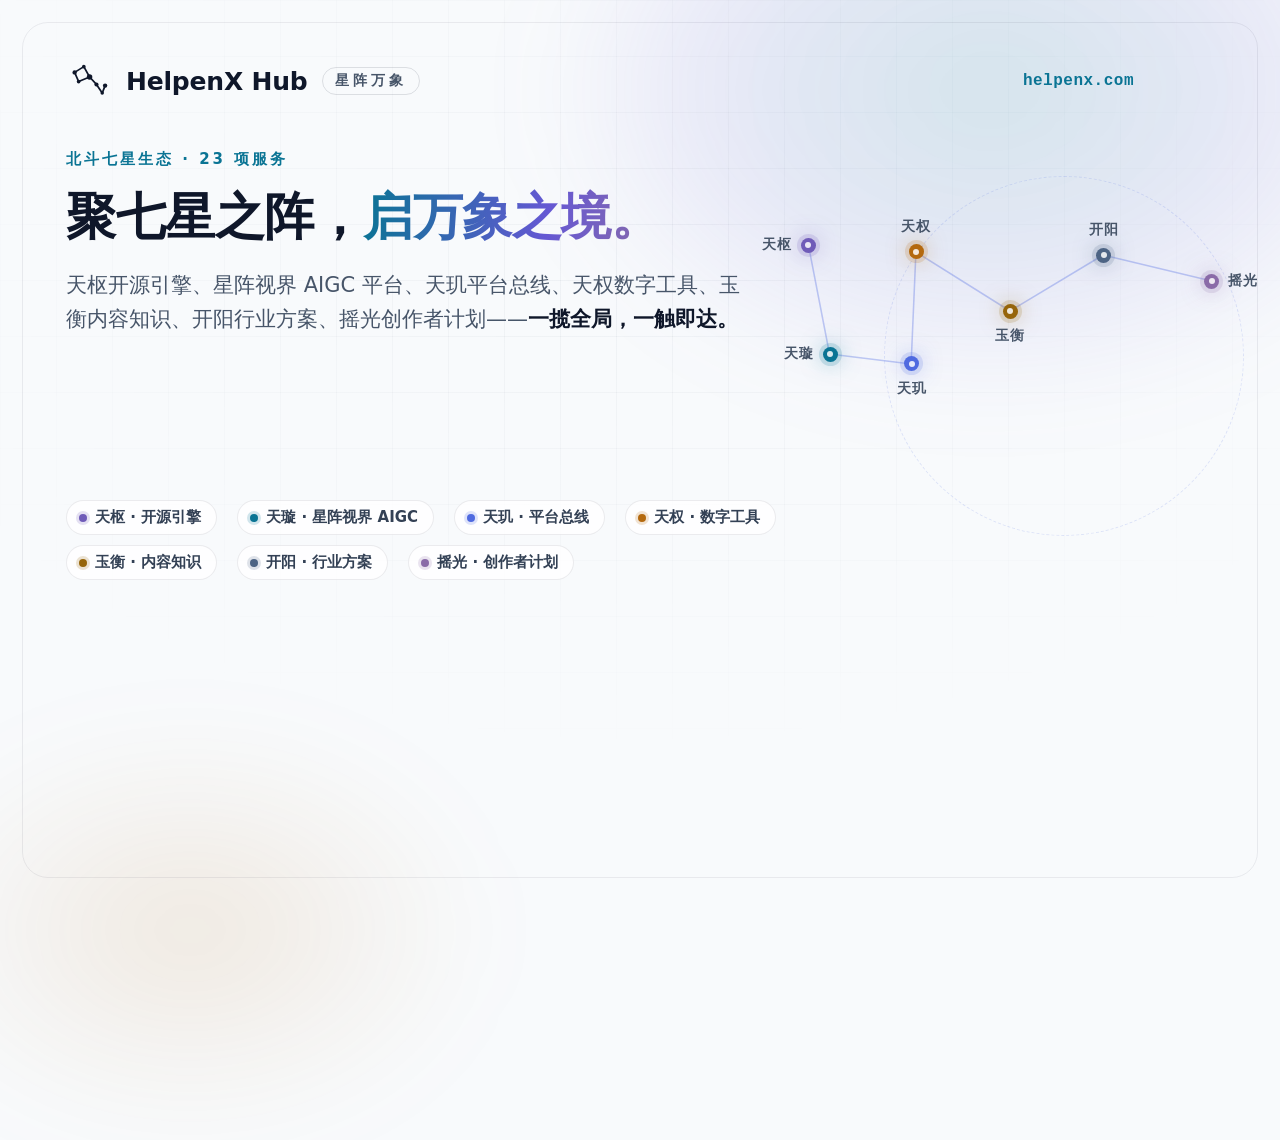
<file: scripts/og-cover.html>
<!DOCTYPE html>
<html lang="zh-CN">
<head>
<meta charset="UTF-8" />
<title>HelpenX Hub · 星阵万象 社交分享图</title>
<style>
  * { box-sizing: border-box; margin: 0; padding: 0; }
  body {
    width: 1200px; height: 630px; overflow: hidden;
    font-family: "Segoe UI", "Microsoft YaHei", "PingFang SC", system-ui, sans-serif;
    color: #0f172a; background: #f8fafc;
    -webkit-font-smoothing: antialiased;
  }
  .grid {
    position: absolute; inset: 0;
    background-image:
      linear-gradient(rgba(15, 34, 67, 0.045) 1px, transparent 1px),
      linear-gradient(90deg, rgba(15, 34, 67, 0.045) 1px, transparent 1px);
    background-size: 56px 56px;
    mask-image: radial-gradient(ellipse 80% 70% at 50% 30%, #000, transparent 78%);
    -webkit-mask-image: radial-gradient(ellipse 80% 70% at 50% 30%, #000, transparent 78%);
  }
  .glow {
    position: absolute; width: 900px; height: 620px; right: -160px; top: -220px;
    background: radial-gradient(ellipse at center, rgba(10, 116, 148, 0.16), rgba(101, 88, 211, 0.1) 46%, transparent 70%);
    filter: blur(50px);
  }
  .glow2 {
    position: absolute; width: 620px; height: 420px; left: -120px; bottom: -240px;
    background: radial-gradient(ellipse at center, rgba(180, 105, 14, 0.12), transparent 68%);
    filter: blur(50px);
  }
  .frame { position: absolute; inset: 22px; border: 1px solid rgba(15, 23, 42, 0.07); border-radius: 26px; }
  .wrap { position: relative; height: 100%; padding: 58px 66px 50px; display: flex; flex-direction: column; }

  .brand { display: flex; align-items: center; gap: 14px; }
  .site { margin-left: auto; font-family: ui-monospace, "Cascadia Code", Consolas, monospace; font-size: 16px; color: #0a7494; font-weight: 600; letter-spacing: 0.5px; }
  .brand svg { width: 46px; height: 46px; color: #0f172a; }
  .brand__name { font-size: 25px; font-weight: 800; letter-spacing: -0.2px; }
  .brand__sub {
    font-size: 14px; font-weight: 600; letter-spacing: 4px; color: #475569;
    padding: 4px 12px; border: 1px solid rgba(15, 23, 42, 0.12); border-radius: 999px;
  }

  .eyebrow {
    margin-top: 46px; font-size: 15px; font-weight: 700; letter-spacing: 3px;
    color: #0a7494; text-transform: uppercase;
  }
  h1 { margin-top: 18px; font-size: 50px; line-height: 1.22; font-weight: 800; letter-spacing: -0.5px; }
  h1 .grad {
    background: linear-gradient(96deg, #0a7494 0%, #6558d3 62%, #8a6ba8 100%);
    -webkit-background-clip: text; background-clip: text; color: transparent;
  }
  .lead { margin-top: 20px; max-width: 680px; font-size: 21px; line-height: 1.62; color: #475569; }
  .lead b { color: #0f172a; font-weight: 700; }

  .chips { margin-top: auto; display: flex; flex-wrap: wrap; gap: 10px; max-width: 760px; }
  .chip {
    display: inline-flex; align-items: center; gap: 8px;
    padding: 7px 15px 7px 12px; border-radius: 999px;
    background: rgba(255, 255, 255, 0.78); border: 1px solid rgba(15, 23, 42, 0.08);
    font-size: 15px; font-weight: 600; color: #334155;
  }
  .chip i { width: 8px; height: 8px; border-radius: 50%; background: var(--c); box-shadow: 0 0 0 3px color-mix(in srgb, var(--c) 18%, transparent); }

  .art { position: absolute; right: 30px; top: 156px; width: 480px; height: 330px; }
  .art svg { position: absolute; inset: 0; width: 100%; height: 100%; overflow: visible; }
  .star { position: absolute; width: 0; height: 0; }
  .star b {
    position: absolute; left: 0; top: 0; width: 15px; height: 15px; margin: -7.5px 0 0 -7.5px;
    border-radius: 50%; background: var(--c);
    box-shadow: 0 0 0 4px color-mix(in srgb, var(--c) 16%, transparent), 0 0 22px color-mix(in srgb, var(--c) 55%, transparent);
  }
  .star b::after {
    content: ""; position: absolute; inset: 4.5px; border-radius: 50%; background: #fff; opacity: 0.85;
  }
  .star span {
    position: absolute; white-space: nowrap; font-size: 14px; font-weight: 700; color: #475569;
    letter-spacing: 1px;
  }
  .star[data-side="right"] span { left: 16px; top: -9px; }
  .star[data-side="left"] span { right: 16px; top: -9px; }
  .star[data-side="top"] span { left: 50%; transform: translateX(-50%); bottom: 16px; }
  .star[data-side="bottom"] span { left: 50%; transform: translateX(-50%); top: 16px; }
  .ring { position: absolute; right: 6px; top: 20px; width: 360px; height: 360px; border: 1px dashed rgba(79, 106, 224, 0.16); border-radius: 50%; }
</style>
</head>
<body>
<div class="grid"></div>
<div class="glow"></div>
<div class="glow2"></div>
<div class="frame"></div>

<div class="wrap">
  <div class="brand">
    <svg viewBox="0 0 40 40" aria-hidden="true">
      <g fill="none" stroke="currentColor" stroke-width="1.5" stroke-linecap="round" stroke-linejoin="round">
        <path d="M7.5 12.5 15.5 7.5 20.5 16.5 11 20.5Z" />
        <path d="M20.5 16.5 26.5 23 31.5 30.5 34 24" />
      </g>
      <g fill="currentColor">
        <circle cx="7.5" cy="12.5" r="1.9" />
        <circle cx="15.5" cy="7.5" r="1.6" />
        <circle cx="20.5" cy="16.5" r="2.4" />
        <circle cx="11" cy="20.5" r="1.6" />
        <circle cx="26.5" cy="23" r="1.8" />
        <circle cx="31.5" cy="30.5" r="1.5" />
        <circle cx="34" cy="24" r="1.9" />
      </g>
    </svg>
    <span class="brand__name">HelpenX Hub</span>
    <span class="brand__sub">星阵万象</span>
    <span class="site">helpenx.com</span>
  </div>

  <p class="eyebrow">北斗七星生态 · 23 项服务</p>
  <h1>聚七星之阵，<span class="grad">启万象之境。</span></h1>
  <p class="lead">天枢开源引擎、星阵视界 AIGC 平台、天玑平台总线、天权数字工具、玉衡内容知识、开阳行业方案、摇光创作者计划——<b>一揽全局，一触即达。</b></p>

  <div class="chips">
    <span class="chip" style="--c:#6f5bb8"><i></i>天枢 · 开源引擎</span><br />
    <span class="chip" style="--c:#0a7494"><i></i>天璇 · 星阵视界 AIGC</span><br />
    <span class="chip" style="--c:#4f6ae0"><i></i>天玑 · 平台总线</span><br />
    <span class="chip" style="--c:#b4690e"><i></i>天权 · 数字工具</span><br />
    <span class="chip" style="--c:#96650a"><i></i>玉衡 · 内容知识</span><br />
    <span class="chip" style="--c:#4d6484"><i></i>开阳 · 行业方案</span><br />
    <span class="chip" style="--c:#8a6ba8"><i></i>摇光 · 创作者计划</span><br />
  </div>
</div>

<div class="art" aria-hidden="true">
  <div class="ring"></div>
  <svg viewBox="0 0 500 330" preserveAspectRatio="none">
    <polyline points="40,89 62,198 147,208 152,96 250,155 347,99 460,125"
      fill="none" stroke="rgba(79,106,224,0.34)" stroke-width="1.6" stroke-linecap="round" stroke-linejoin="round" />
  </svg>
  <div class="star" style="left:8%;top:27%;--c:#6f5bb8" data-side="left"><b></b><span>天枢</span></div>
  <div class="star" style="left:12.5%;top:60%;--c:#0a7494" data-side="left"><b></b><span>天璇</span></div>
  <div class="star" style="left:29.5%;top:63%;--c:#4f6ae0" data-side="bottom"><b></b><span>天玑</span></div>
  <div class="star" style="left:30.5%;top:29%;--c:#b4690e" data-side="top"><b></b><span>天权</span></div>
  <div class="star" style="left:50%;top:47%;--c:#96650a" data-side="bottom"><b></b><span>玉衡</span></div>
  <div class="star" style="left:69.5%;top:30%;--c:#4d6484" data-side="top"><b></b><span>开阳</span></div>
  <div class="star" style="left:92%;top:38%;--c:#8a6ba8" data-side="right"><b></b><span>摇光</span></div>
</div>
</body>
</html>
</file>
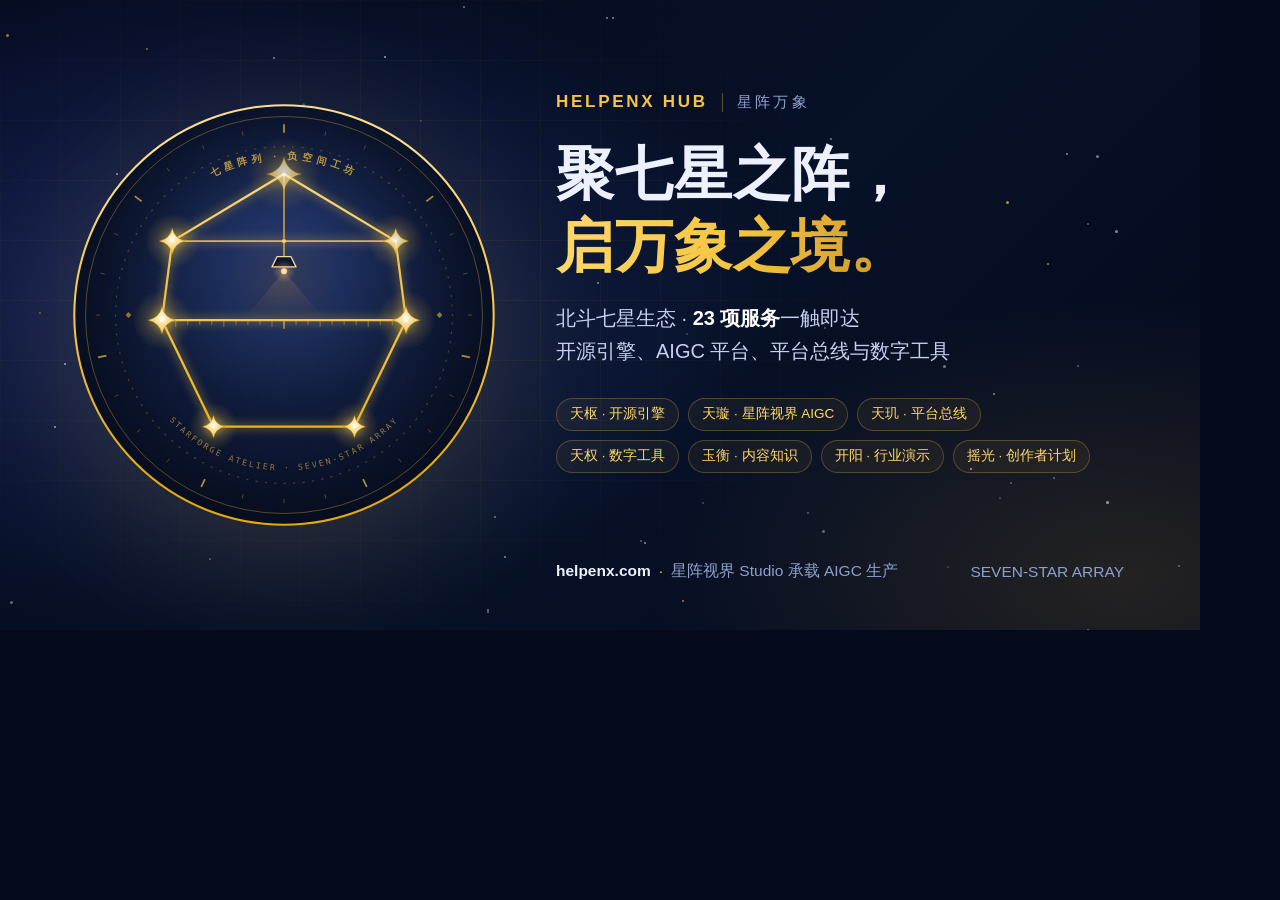
<file: scripts/share-cover.html>
<!DOCTYPE html>
<html lang="zh-CN">
<head>
<meta charset="UTF-8">
<title>HelpenX Hub · 星阵万象 — 分享封面</title>
<style>
  * { margin: 0; padding: 0; box-sizing: border-box; }
  html, body { width: 1200px; height: 630px; overflow: hidden; background: #04091C; }
  .cover {
    position: relative; width: 1200px; height: 630px;
    background:
      radial-gradient(880px 520px at 16% 46%, rgba(61, 91, 217, .30), transparent 66%),
      radial-gradient(680px 400px at 94% 92%, rgba(245, 197, 66, .13), transparent 70%),
      linear-gradient(135deg, #04091C 0%, #071127 55%, #04091C 100%);
    font-family: "PingFang SC", "Noto Sans CJK SC", "Microsoft YaHei", sans-serif;
    color: #EDF1FE; overflow: hidden;
  }
  .grid {
    position: absolute; inset: 0;
    background-image:
      linear-gradient(rgba(245, 197, 66, .055) 1px, transparent 1px),
      linear-gradient(90deg, rgba(245, 197, 66, .055) 1px, transparent 1px);
    background-size: 60px 60px;
    -webkit-mask-image: radial-gradient(760px 520px at 30% 45%, #000 20%, transparent 78%);
    mask-image: radial-gradient(760px 520px at 30% 45%, #000 20%, transparent 78%);
  }
  .stars { position: absolute; inset: 0; }
  .stars i {
    position: absolute; width: 2px; height: 2px; border-radius: 50%;
    background: #DCE6FF; opacity: .55;
  }
  .badge-wrap {
    position: absolute; left: 64px; top: 50%; width: 440px; height: 440px;
    transform: translateY(-50%);
    filter: drop-shadow(0 26px 70px rgba(245, 197, 66, .16));
  }
  .badge-wrap svg { display: block; width: 100%; height: 100%; }
  .right { position: absolute; left: 556px; top: 92px; right: 76px; }
  .eyebrow { display: flex; align-items: center; gap: 14px; }
  .eyebrow b {
    font-size: 17px; font-weight: 700; letter-spacing: .16em; color: #F5C542;
  }
  .eyebrow span {
    font-size: 15px; letter-spacing: .22em; color: #8FA0CC;
    padding-left: 14px; border-left: 1px solid rgba(245, 197, 66, .35);
  }
  h1 {
    margin-top: 26px; font-size: 58px; line-height: 1.24; font-weight: 700;
    letter-spacing: .015em;
  }
  h1 em {
    font-style: normal;
    background: linear-gradient(100deg, #FFD86B 0%, #F5C542 52%, #C9932B 100%);
    -webkit-background-clip: text; background-clip: text; color: transparent;
  }
  .lead {
    margin-top: 20px; font-size: 20px; line-height: 1.65; color: #C7D0EE;
  }
  .lead b { color: #FFFFFF; font-weight: 600; }
  .chips { margin-top: 30px; display: flex; flex-wrap: wrap; gap: 9px; max-width: 540px; }
  .chip {
    padding: 6px 13px; border-radius: 999px; font-size: 13.5px; line-height: 1.4;
    color: #FFD86B; border: 1px solid rgba(245, 197, 66, .26);
    background: rgba(245, 197, 66, .055); white-space: nowrap;
  }
  .foot {
    position: absolute; left: 556px; right: 76px; bottom: 48px;
    display: flex; align-items: center; justify-content: space-between;
    font-size: 15.5px; color: #8FA0CC;
  }
  .foot b { color: #EDF1FE; font-weight: 600; }
  .foot .dot { color: #F5C542; margin: 0 8px; }
</style>
</head>
<body>
<div class="cover">
  <div class="grid"></div>
  <div class="stars" id="stars"></div>
  <div class="badge-wrap"><svg viewBox="0 0 512 512" width="100%" height="100%" role="img" aria-label="七星阵列工坊徽章">
<defs>
  <clipPath id="st-clip"><circle cx="256" cy="256" r="244"></circle></clipPath>
  <radialGradient id="st-field" cx="50%" cy="36%" r="78%">
    <stop offset="0%" stop-color="#1A2C5E"></stop><stop offset="52%" stop-color="#0A1533"></stop><stop offset="100%" stop-color="#050B1E"></stop>
  </radialGradient>
  <radialGradient id="st-inner" cx="50%" cy="41%" r="52%">
    <stop offset="0%" stop-color="rgba(255,179,92,0.11)"></stop><stop offset="46%" stop-color="rgba(74,111,208,0.1)"></stop><stop offset="100%" stop-color="rgba(74,111,208,0)"></stop>
  </radialGradient>
  <radialGradient id="st-vig" cx="50%" cy="50%" r="50%">
    <stop offset="62%" stop-color="rgba(2,6,16,0)"></stop><stop offset="100%" stop-color="rgba(2,6,16,.52)"></stop>
  </radialGradient>
  <linearGradient id="st-line" gradientUnits="userSpaceOnUse" x1="0" y1="64" x2="0" y2="448">
    <stop offset="0%" stop-color="#f9dd8f"></stop><stop offset="52%" stop-color="#F5C542"></stop><stop offset="100%" stop-color="#e4aa0c"></stop>
  </linearGradient>
  <radialGradient id="st-starfill" cx="50%" cy="42%" r="62%">
    <stop offset="0%" stop-color="#FFFDF2"></stop><stop offset="42%" stop-color="#f9dd8f"></stop><stop offset="100%" stop-color="#F5C542"></stop>
  </radialGradient>
  <radialGradient id="st-halo" cx="50%" cy="50%" r="50%">
    <stop offset="0%" stop-color="rgba(245,197,66,0.55)"></stop><stop offset="55%" stop-color="rgba(245,197,66,0.16)"></stop><stop offset="100%" stop-color="rgba(245,197,66,0)"></stop>
  </radialGradient>
  <radialGradient id="st-bulb" cx="50%" cy="50%" r="50%">
    <stop offset="0%" stop-color="rgba(255,223,168,0.85)"></stop><stop offset="45%" stop-color="rgba(255,179,92,0.32)"></stop><stop offset="100%" stop-color="rgba(255,179,92,0)"></stop>
  </radialGradient>
  <linearGradient id="st-cone" x1="0" y1="0" x2="0" y2="1">
    <stop offset="0%" stop-color="rgba(255,179,92,0.17)"></stop><stop offset="100%" stop-color="rgba(255,179,92,0)"></stop>
  </linearGradient>
  <filter id="st-blur" x="-30%" y="-30%" width="160%" height="160%">
    <feGaussianBlur stdDeviation="5.3"></feGaussianBlur>
  </filter>
  <filter id="st-grain"><feTurbulence type="fractalNoise" baseFrequency="0.8" numOctaves="2" stitchTiles="stitch"></feTurbulence><feColorMatrix type="matrix" values="0 0 0 0 1  0 0 0 0 .86  0 0 0 0 .55  0 0 0 .05 0"></feColorMatrix></filter>
  <pattern id="st-hatch" width="7" height="7" patternTransform="rotate(45)" patternUnits="userSpaceOnUse">
    <line x1="0" y1="0" x2="0" y2="7" stroke="rgba(87,176,255,.20)" stroke-width="1.1"></line>
  </pattern>
  <path id="st-arcT" d="M 75,256 A 181,181 0 0 1 437,256" fill="none"></path>
  <path id="st-arcB" d="M 75,256 A 181,181 0 0 0 437,256" fill="none"></path>
</defs>
<g clip-path="url(#st-clip)">
  <rect x="0" y="0" width="512" height="512" fill="url(#st-field)"></rect>
  <path d="M256,92 L386,170 L398,262 L338,386 L174,386 L114,262 L126,170 Z" fill="url(#st-inner)"></path>
  <rect x="0" y="0" width="512" height="512" filter="url(#st-grain)" opacity=".8"></rect>
  <rect x="0" y="0" width="512" height="512" fill="url(#st-vig)"></rect>
</g>
<g class="fade"><circle cx="256" cy="256" r="244" fill="none" stroke="url(#st-line)" stroke-width="2.4" pathLength="1"></circle><circle cx="256" cy="256" r="231" fill="none" stroke="rgba(245,197,66,0.34)" stroke-width="1.1"></circle></g>
<g class="fade"><line x1="256.0" y1="44.0" x2="256.0" y2="34.0" stroke="rgba(245,197,66,0.7)" stroke-width="2"></line><line x1="303.6" y1="47.4" x2="304.7" y2="42.5" stroke="rgba(245,197,66,0.32)" stroke-width="1.1"></line><line x1="348.9" y1="63.2" x2="351.0" y2="58.7" stroke="rgba(245,197,66,0.32)" stroke-width="1.1"></line><line x1="389.4" y1="88.7" x2="392.5" y2="84.8" stroke="rgba(245,197,66,0.32)" stroke-width="1.1"></line><line x1="421.7" y1="123.8" x2="429.6" y2="117.6" stroke="rgba(245,197,66,0.7)" stroke-width="2"></line><line x1="448.8" y1="163.1" x2="453.3" y2="161.0" stroke="rgba(245,197,66,0.32)" stroke-width="1.1"></line><line x1="464.6" y1="208.4" x2="469.5" y2="207.3" stroke="rgba(245,197,66,0.32)" stroke-width="1.1"></line><line x1="470.0" y1="256.0" x2="475.0" y2="256.0" stroke="rgba(245,197,66,0.32)" stroke-width="1.1"></line><line x1="462.7" y1="303.2" x2="472.4" y2="305.4" stroke="rgba(245,197,66,0.7)" stroke-width="2"></line><line x1="448.8" y1="348.9" x2="453.3" y2="351.0" stroke="rgba(245,197,66,0.32)" stroke-width="1.1"></line><line x1="423.3" y1="389.4" x2="427.2" y2="392.5" stroke="rgba(245,197,66,0.32)" stroke-width="1.1"></line><line x1="389.4" y1="423.3" x2="392.5" y2="427.2" stroke="rgba(245,197,66,0.32)" stroke-width="1.1"></line><line x1="348.0" y1="447.0" x2="352.3" y2="456.0" stroke="rgba(245,197,66,0.7)" stroke-width="2"></line><line x1="303.6" y1="464.6" x2="304.7" y2="469.5" stroke="rgba(245,197,66,0.32)" stroke-width="1.1"></line><line x1="256.0" y1="470.0" x2="256.0" y2="475.0" stroke="rgba(245,197,66,0.32)" stroke-width="1.1"></line><line x1="208.4" y1="464.6" x2="207.3" y2="469.5" stroke="rgba(245,197,66,0.32)" stroke-width="1.1"></line><line x1="164.0" y1="447.0" x2="159.7" y2="456.0" stroke="rgba(245,197,66,0.7)" stroke-width="2"></line><line x1="122.6" y1="423.3" x2="119.5" y2="427.2" stroke="rgba(245,197,66,0.32)" stroke-width="1.1"></line><line x1="88.7" y1="389.4" x2="84.8" y2="392.5" stroke="rgba(245,197,66,0.32)" stroke-width="1.1"></line><line x1="63.2" y1="348.9" x2="58.7" y2="351.0" stroke="rgba(245,197,66,0.32)" stroke-width="1.1"></line><line x1="49.3" y1="303.2" x2="39.6" y2="305.4" stroke="rgba(245,197,66,0.7)" stroke-width="2"></line><line x1="42.0" y1="256.0" x2="37.0" y2="256.0" stroke="rgba(245,197,66,0.32)" stroke-width="1.1"></line><line x1="47.4" y1="208.4" x2="42.5" y2="207.3" stroke="rgba(245,197,66,0.32)" stroke-width="1.1"></line><line x1="63.2" y1="163.1" x2="58.7" y2="161.0" stroke="rgba(245,197,66,0.32)" stroke-width="1.1"></line><line x1="90.3" y1="123.8" x2="82.4" y2="117.6" stroke="rgba(245,197,66,0.7)" stroke-width="2"></line><line x1="122.6" y1="88.7" x2="119.5" y2="84.8" stroke="rgba(245,197,66,0.32)" stroke-width="1.1"></line><line x1="163.1" y1="63.2" x2="161.0" y2="58.7" stroke="rgba(245,197,66,0.32)" stroke-width="1.1"></line><line x1="208.4" y1="47.4" x2="207.3" y2="42.5" stroke="rgba(245,197,66,0.32)" stroke-width="1.1"></line></g>
<g class="fade"><g><animateTransform attributeName="transform" type="rotate" from="0 256 256" to="360 256 256" dur="160s" repeatCount="indefinite"></animateTransform><circle cx="256" cy="256" r="196" fill="none" stroke="rgba(245,197,66,0.24)" stroke-width="1.4" stroke-dasharray="1.5 9.5" stroke-linecap="round"></circle></g></g>
<g class="fade2">
  <text font-family="'PingFang SC','Noto Sans CJK SC','Microsoft YaHei',sans-serif" font-size="11.5" font-weight="600" letter-spacing="5" fill="rgba(245,197,66,0.74)"><textPath href="#st-arcT" xlink:href="#st-arcT" startOffset="50%" text-anchor="middle">七星阵列 · 负空间工坊</textPath></text>
  <text font-family="ui-monospace,'SF Mono',Menlo,Consolas,monospace" font-size="9.5" letter-spacing="2.6" fill="rgba(245,197,66,0.58)"><textPath href="#st-arcB" xlink:href="#st-arcB" startOffset="50%" text-anchor="middle">STARFORGE ATELIER · SEVEN-STAR ARRAY</textPath></text>
  <rect x="72.6" y="253.6" width="4.8" height="4.8" transform="rotate(45 75 256)" fill="rgba(245,197,66,0.55)"></rect>
  <rect x="434.6" y="253.6" width="4.8" height="4.8" transform="rotate(45 437 256)" fill="rgba(245,197,66,0.55)"></rect>
</g>
<g class="fade" filter="url(#st-blur)" opacity="0.44"><path d="M256,92 L386,170 L398,262 L338,386 L174,386 L114,262 L126,170 Z" fill="none" stroke="#F5C542" stroke-width="5.5" stroke-linejoin="round"></path><line x1="114" y1="262" x2="398" y2="262" stroke="#F5C542" stroke-width="5.5"></line><line x1="126" y1="170" x2="386" y2="170" stroke="#F5C542" stroke-width="4.4"></line></g>
<g class="fade"><line x1="256" y1="92" x2="256" y2="188" stroke="rgba(245,197,66,0.8)" stroke-width="1.8" stroke-linecap="round"></line>
<path d="M256,205 L208,262 L304,262 Z" fill="url(#st-cone)"><animate attributeName="opacity" values=".75;1;.75" dur="4.2s" repeatCount="indefinite"></animate></path>
  <path d="M248,188 L264,188 L270,200 L242,200 Z" fill="#0A1533" stroke="#f9dd8f" stroke-width="1.5" stroke-linejoin="round"></path>
  <circle cx="256" cy="170" r="2.5" fill="#f9dd8f" stroke="#a97e09" stroke-width=".6"></circle>
  <circle cx="256" cy="205" r="13" fill="url(#st-bulb)"><animate attributeName="opacity" values=".55;.95;.55" dur="4.2s" repeatCount="indefinite"></animate></circle>
  <circle cx="256" cy="205" r="3.3" fill="#FFDFA8"></circle>
</g>
<g class="fade"><line x1="130" y1="263" x2="130" y2="270" stroke="rgba(245,197,66,0.45)" stroke-width="1.1"></line><line x1="144" y1="263" x2="144" y2="267.5" stroke="rgba(245,197,66,0.45)" stroke-width="1.1"></line><line x1="158" y1="263" x2="158" y2="267.5" stroke="rgba(245,197,66,0.45)" stroke-width="1.1"></line><line x1="172" y1="263" x2="172" y2="267.5" stroke="rgba(245,197,66,0.45)" stroke-width="1.1"></line><line x1="186" y1="263" x2="186" y2="270" stroke="rgba(245,197,66,0.45)" stroke-width="1.1"></line><line x1="200" y1="263" x2="200" y2="267.5" stroke="rgba(245,197,66,0.45)" stroke-width="1.1"></line><line x1="214" y1="263" x2="214" y2="267.5" stroke="rgba(245,197,66,0.45)" stroke-width="1.1"></line><line x1="228" y1="263" x2="228" y2="267.5" stroke="rgba(245,197,66,0.45)" stroke-width="1.1"></line><line x1="242" y1="263" x2="242" y2="270" stroke="rgba(245,197,66,0.45)" stroke-width="1.1"></line><line x1="256" y1="263" x2="256" y2="272" stroke="rgba(245,197,66,0.75)" stroke-width="1.6"></line><line x1="270" y1="263" x2="270" y2="267.5" stroke="rgba(245,197,66,0.45)" stroke-width="1.1"></line><line x1="284" y1="263" x2="284" y2="267.5" stroke="rgba(245,197,66,0.45)" stroke-width="1.1"></line><line x1="298" y1="263" x2="298" y2="270" stroke="rgba(245,197,66,0.45)" stroke-width="1.1"></line><line x1="312" y1="263" x2="312" y2="267.5" stroke="rgba(245,197,66,0.45)" stroke-width="1.1"></line><line x1="326" y1="263" x2="326" y2="267.5" stroke="rgba(245,197,66,0.45)" stroke-width="1.1"></line><line x1="340" y1="263" x2="340" y2="267.5" stroke="rgba(245,197,66,0.45)" stroke-width="1.1"></line><line x1="354" y1="263" x2="354" y2="270" stroke="rgba(245,197,66,0.45)" stroke-width="1.1"></line><line x1="368" y1="263" x2="368" y2="267.5" stroke="rgba(245,197,66,0.45)" stroke-width="1.1"></line><line x1="382" y1="263" x2="382" y2="267.5" stroke="rgba(245,197,66,0.45)" stroke-width="1.1"></line></g>
<g><line class="ln" style="--i:0" x1="126" y1="170" x2="256" y2="92" stroke="url(#st-line)" stroke-opacity="1" stroke-width="2.6" stroke-linecap="round" pathLength="1"></line><line class="ln" style="--i:1" x1="256" y1="92" x2="386" y2="170" stroke="url(#st-line)" stroke-opacity="1" stroke-width="2.6" stroke-linecap="round" pathLength="1"></line><line class="ln" style="--i:2" x1="386" y1="170" x2="398" y2="262" stroke="url(#st-line)" stroke-opacity="0.95" stroke-width="2.6" stroke-linecap="round" pathLength="1"></line><line class="ln" style="--i:3" x1="126" y1="170" x2="114" y2="262" stroke="url(#st-line)" stroke-opacity="0.95" stroke-width="2.6" stroke-linecap="round" pathLength="1"></line><line class="ln" style="--i:4" x1="398" y1="262" x2="338" y2="386" stroke="url(#st-line)" stroke-opacity="1" stroke-width="2.6" stroke-linecap="round" pathLength="1"></line><line class="ln" style="--i:5" x1="114" y1="262" x2="174" y2="386" stroke="url(#st-line)" stroke-opacity="1" stroke-width="2.6" stroke-linecap="round" pathLength="1"></line><line class="ln" style="--i:6" x1="174" y1="386" x2="338" y2="386" stroke="url(#st-line)" stroke-opacity="1" stroke-width="2.6" stroke-linecap="round" pathLength="1"></line><line class="ln" style="--i:7" x1="126" y1="170" x2="386" y2="170" stroke="url(#st-line)" stroke-opacity="0.8" stroke-width="2.1" stroke-linecap="round" pathLength="1"></line><line class="ln" style="--i:8" x1="114" y1="262" x2="398" y2="262" stroke="url(#st-line)" stroke-opacity="1" stroke-width="2.6" stroke-linecap="round" pathLength="1"></line></g>
<g><g class="star" style="--i:0" transform="translate(256,92)">
  <g><animate attributeName="opacity" values="1;.68;1" dur="3.10s" begin="0.00s" repeatCount="indefinite"></animate>
    <circle r="43.0" fill="url(#st-halo)"></circle>
    <path d="M0,-20 Q3.5999999999999996,-3.5999999999999996 20,0 Q3.5999999999999996,3.5999999999999996 0,20 Q-3.5999999999999996,3.5999999999999996 -20,0 Q-3.5999999999999996,-3.5999999999999996 0,-20 Z" fill="url(#st-starfill)" stroke="rgba(169,126,9,0.6)" stroke-width=".8"></path>
    <circle r="2.8" fill="#FFFDF2" opacity=".95"></circle>
  </g>
</g><g class="star" style="--i:1" transform="translate(386,170)">
  <g><animate attributeName="opacity" values="1;.68;1" dur="3.51s" begin="0.53s" repeatCount="indefinite"></animate>
    <circle r="32.3" fill="url(#st-halo)"></circle>
    <path d="M0,-15 Q2.6999999999999997,-2.6999999999999997 15,0 Q2.6999999999999997,2.6999999999999997 0,15 Q-2.6999999999999997,2.6999999999999997 -15,0 Q-2.6999999999999997,-2.6999999999999997 0,-15 Z" fill="url(#st-starfill)" stroke="rgba(169,126,9,0.6)" stroke-width=".8"></path>
    <circle r="2.1" fill="#FFFDF2" opacity=".95"></circle>
  </g>
</g><g class="star" style="--i:2" transform="translate(398,262)">
  <g><animate attributeName="opacity" values="1;.68;1" dur="3.92s" begin="1.06s" repeatCount="indefinite"></animate>
    <circle r="34.4" fill="url(#st-halo)"></circle>
    <path d="M0,-16 Q2.88,-2.88 16,0 Q2.88,2.88 0,16 Q-2.88,2.88 -16,0 Q-2.88,-2.88 0,-16 Z" fill="url(#st-starfill)" stroke="rgba(169,126,9,0.6)" stroke-width=".8"></path>
    <circle r="2.2" fill="#FFFDF2" opacity=".95"></circle>
  </g>
</g><g class="star" style="--i:3" transform="translate(338,386)">
  <g><animate attributeName="opacity" values="1;.68;1" dur="4.33s" begin="1.59s" repeatCount="indefinite"></animate>
    <circle r="27.9" fill="url(#st-halo)"></circle>
    <path d="M0,-13 Q2.34,-2.34 13,0 Q2.34,2.34 0,13 Q-2.34,2.34 -13,0 Q-2.34,-2.34 0,-13 Z" fill="url(#st-starfill)" stroke="rgba(169,126,9,0.6)" stroke-width=".8"></path>
    <circle r="1.8" fill="#FFFDF2" opacity=".95"></circle>
  </g>
</g><g class="star" style="--i:4" transform="translate(174,386)">
  <g><animate attributeName="opacity" values="1;.68;1" dur="4.74s" begin="2.12s" repeatCount="indefinite"></animate>
    <circle r="27.9" fill="url(#st-halo)"></circle>
    <path d="M0,-13 Q2.34,-2.34 13,0 Q2.34,2.34 0,13 Q-2.34,2.34 -13,0 Q-2.34,-2.34 0,-13 Z" fill="url(#st-starfill)" stroke="rgba(169,126,9,0.6)" stroke-width=".8"></path>
    <circle r="1.8" fill="#FFFDF2" opacity=".95"></circle>
  </g>
</g><g class="star" style="--i:5" transform="translate(114,262)">
  <g><animate attributeName="opacity" values="1;.68;1" dur="5.15s" begin="2.65s" repeatCount="indefinite"></animate>
    <circle r="34.4" fill="url(#st-halo)"></circle>
    <path d="M0,-16 Q2.88,-2.88 16,0 Q2.88,2.88 0,16 Q-2.88,2.88 -16,0 Q-2.88,-2.88 0,-16 Z" fill="url(#st-starfill)" stroke="rgba(169,126,9,0.6)" stroke-width=".8"></path>
    <circle r="2.2" fill="#FFFDF2" opacity=".95"></circle>
  </g>
</g><g class="star" style="--i:6" transform="translate(126,170)">
  <g><animate attributeName="opacity" values="1;.68;1" dur="5.56s" begin="3.18s" repeatCount="indefinite"></animate>
    <circle r="32.3" fill="url(#st-halo)"></circle>
    <path d="M0,-15 Q2.6999999999999997,-2.6999999999999997 15,0 Q2.6999999999999997,2.6999999999999997 0,15 Q-2.6999999999999997,2.6999999999999997 -15,0 Q-2.6999999999999997,-2.6999999999999997 0,-15 Z" fill="url(#st-starfill)" stroke="rgba(169,126,9,0.6)" stroke-width=".8"></path>
    <circle r="2.1" fill="#FFFDF2" opacity=".95"></circle>
  </g>
</g></g>
</svg></div>
  <div class="right">
    <div class="eyebrow"><b>HELPENX HUB</b><span>星阵万象</span></div>
    <h1>聚七星之阵，<br><em>启万象之境。</em></h1>
    <p class="lead">北斗七星生态 · <b>23 项服务</b>一触即达<br>开源引擎、AIGC 平台、平台总线与数字工具</p>
    <div class="chips">
      <span class="chip">天枢 · 开源引擎</span>
      <span class="chip">天璇 · 星阵视界 AIGC</span>
      <span class="chip">天玑 · 平台总线</span>
      <span class="chip">天权 · 数字工具</span>
      <span class="chip">玉衡 · 内容知识</span>
      <span class="chip">开阳 · 行业演示</span>
      <span class="chip">摇光 · 创作者计划</span>
    </div>
  </div>
  <div class="foot">
    <span><b>helpenx.com</b><span class="dot">·</span>星阵视界 Studio 承载 AIGC 生产</span>
    <span>SEVEN-STAR ARRAY</span>
  </div>
</div>
<script>
  (function () {
    var host = document.getElementById("stars");
    var rand = 20261116;
    function next() { rand = (rand * 1103515245 + 12345) % 2147483648; return rand / 2147483648; }
    for (var i = 0; i < 56; i++) {
      var dot = document.createElement("i");
      dot.style.left = (next() * 100).toFixed(2) + "%";
      dot.style.top = (next() * 100).toFixed(2) + "%";
      var size = next() > 0.82 ? 3 : 2;
      dot.style.width = size + "px";
      dot.style.height = size + "px";
      dot.style.opacity = (0.22 + next() * 0.5).toFixed(2);
      if (next() > 0.9) dot.style.background = "#F5C542";
      host.appendChild(dot);
    }
  })();
</script>
</body>
</html>
</file>
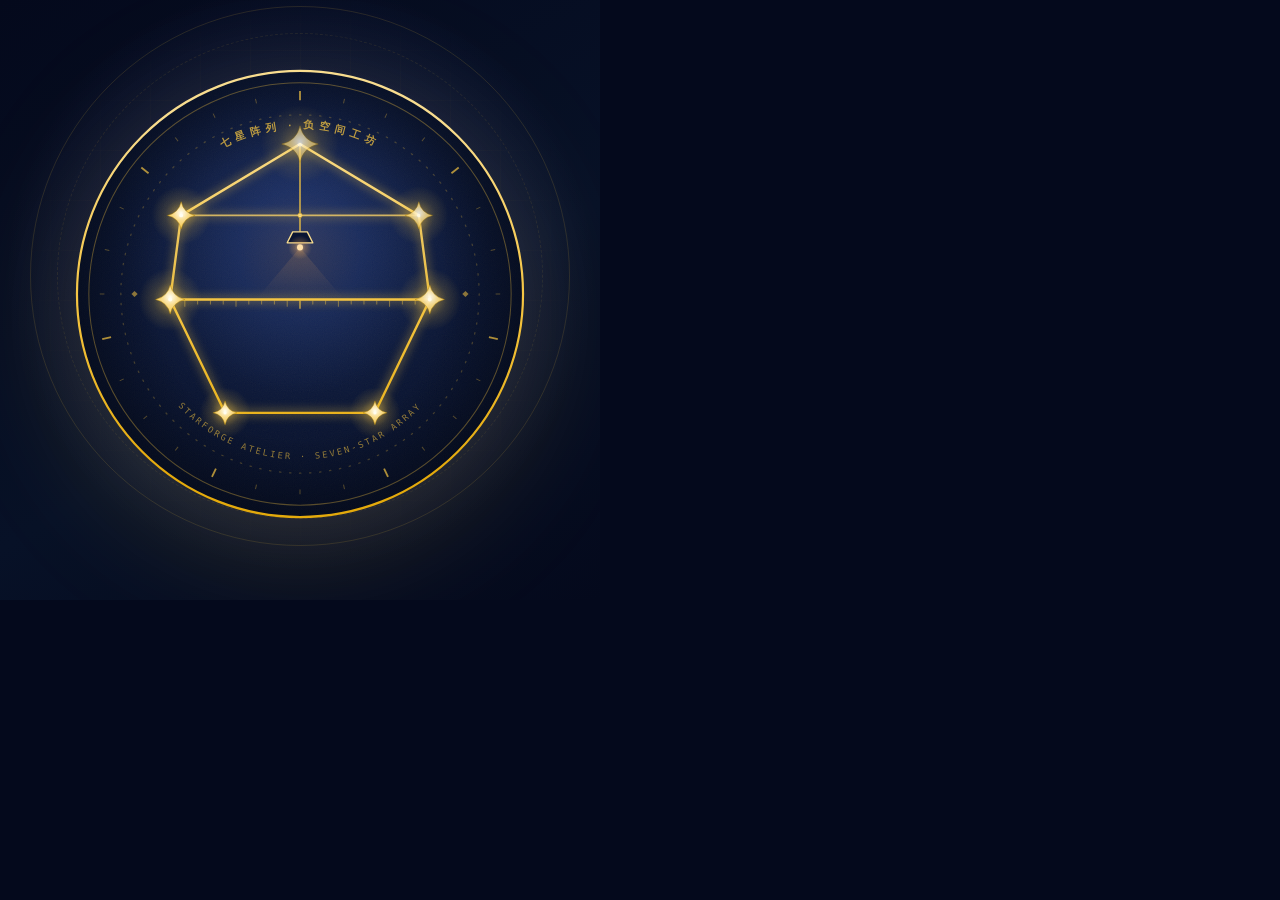
<file: scripts/share-thumb.html>
<!DOCTYPE html>
<!-- 600×600 分享缩略图；徽章源：docs/helpenx-tool.html 的默认七星阵列 -->
<html lang="zh-CN">
<head>
<meta charset="UTF-8">
<title>星阵万象 · 分享缩略图</title>
<style>
  * { margin: 0; padding: 0; box-sizing: border-box; }
  html, body { width: 600px; height: 600px; overflow: hidden; background: #04091C; }
  .thumb {
    position: relative; width: 600px; height: 600px; display: grid; place-items: center;
    background:
      radial-gradient(420px 420px at 50% 46%, rgba(61, 91, 217, .34), transparent 70%),
      radial-gradient(300px 300px at 50% 46%, rgba(245, 197, 66, .11), transparent 72%),
      linear-gradient(150deg, #04091C 0%, #071127 58%, #04091C 100%);
  }
  .grid {
    position: absolute; inset: 0;
    background-image:
      linear-gradient(rgba(245, 197, 66, .06) 1px, transparent 1px),
      linear-gradient(90deg, rgba(245, 197, 66, .06) 1px, transparent 1px);
    background-size: 50px 50px;
    -webkit-mask-image: radial-gradient(360px 360px at 50% 46%, #000 24%, transparent 80%);
    mask-image: radial-gradient(360px 360px at 50% 46%, #000 24%, transparent 80%);
  }
  .ring {
    position: absolute; left: 50%; top: 46%; width: 540px; height: 540px;
    transform: translate(-50%, -50%);
    border: 1px solid rgba(245, 197, 66, .13); border-radius: 50%;
  }
  .ring::after {
    content: ""; position: absolute; inset: 26px; border-radius: 50%;
    border: 1px dashed rgba(245, 197, 66, .09);
  }
  .badge {
    position: relative; width: 468px; height: 468px;
    margin-top: -12px;
    filter: drop-shadow(0 24px 64px rgba(245, 197, 66, .18));
  }
  .badge svg { display: block; width: 100%; height: 100%; }
</style>
</head>
<body>
<div class="thumb">
  <div class="grid"></div>
  <div class="ring"></div>
  <div class="badge"><svg viewBox="0 0 512 512" width="100%" height="100%" role="img" aria-label="七星阵列工坊徽章">
<defs>
  <clipPath id="st-clip"><circle cx="256" cy="256" r="244"></circle></clipPath>
  <radialGradient id="st-field" cx="50%" cy="36%" r="78%">
    <stop offset="0%" stop-color="#1A2C5E"></stop><stop offset="52%" stop-color="#0A1533"></stop><stop offset="100%" stop-color="#050B1E"></stop>
  </radialGradient>
  <radialGradient id="st-inner" cx="50%" cy="41%" r="52%">
    <stop offset="0%" stop-color="rgba(255,179,92,0.11)"></stop><stop offset="46%" stop-color="rgba(74,111,208,0.1)"></stop><stop offset="100%" stop-color="rgba(74,111,208,0)"></stop>
  </radialGradient>
  <radialGradient id="st-vig" cx="50%" cy="50%" r="50%">
    <stop offset="62%" stop-color="rgba(2,6,16,0)"></stop><stop offset="100%" stop-color="rgba(2,6,16,.52)"></stop>
  </radialGradient>
  <linearGradient id="st-line" gradientUnits="userSpaceOnUse" x1="0" y1="64" x2="0" y2="448">
    <stop offset="0%" stop-color="#f9dd8f"></stop><stop offset="52%" stop-color="#F5C542"></stop><stop offset="100%" stop-color="#e4aa0c"></stop>
  </linearGradient>
  <radialGradient id="st-starfill" cx="50%" cy="42%" r="62%">
    <stop offset="0%" stop-color="#FFFDF2"></stop><stop offset="42%" stop-color="#f9dd8f"></stop><stop offset="100%" stop-color="#F5C542"></stop>
  </radialGradient>
  <radialGradient id="st-halo" cx="50%" cy="50%" r="50%">
    <stop offset="0%" stop-color="rgba(245,197,66,0.55)"></stop><stop offset="55%" stop-color="rgba(245,197,66,0.16)"></stop><stop offset="100%" stop-color="rgba(245,197,66,0)"></stop>
  </radialGradient>
  <radialGradient id="st-bulb" cx="50%" cy="50%" r="50%">
    <stop offset="0%" stop-color="rgba(255,223,168,0.85)"></stop><stop offset="45%" stop-color="rgba(255,179,92,0.32)"></stop><stop offset="100%" stop-color="rgba(255,179,92,0)"></stop>
  </radialGradient>
  <linearGradient id="st-cone" x1="0" y1="0" x2="0" y2="1">
    <stop offset="0%" stop-color="rgba(255,179,92,0.17)"></stop><stop offset="100%" stop-color="rgba(255,179,92,0)"></stop>
  </linearGradient>
  <filter id="st-blur" x="-30%" y="-30%" width="160%" height="160%">
    <feGaussianBlur stdDeviation="5.3"></feGaussianBlur>
  </filter>
  <filter id="st-grain"><feTurbulence type="fractalNoise" baseFrequency="0.8" numOctaves="2" stitchTiles="stitch"></feTurbulence><feColorMatrix type="matrix" values="0 0 0 0 1  0 0 0 0 .86  0 0 0 0 .55  0 0 0 .05 0"></feColorMatrix></filter>
  <pattern id="st-hatch" width="7" height="7" patternTransform="rotate(45)" patternUnits="userSpaceOnUse">
    <line x1="0" y1="0" x2="0" y2="7" stroke="rgba(87,176,255,.20)" stroke-width="1.1"></line>
  </pattern>
  <path id="st-arcT" d="M 75,256 A 181,181 0 0 1 437,256" fill="none"></path>
  <path id="st-arcB" d="M 75,256 A 181,181 0 0 0 437,256" fill="none"></path>
</defs>
<g clip-path="url(#st-clip)">
  <rect x="0" y="0" width="512" height="512" fill="url(#st-field)"></rect>
  <path d="M256,92 L386,170 L398,262 L338,386 L174,386 L114,262 L126,170 Z" fill="url(#st-inner)"></path>
  <rect x="0" y="0" width="512" height="512" filter="url(#st-grain)" opacity=".8"></rect>
  <rect x="0" y="0" width="512" height="512" fill="url(#st-vig)"></rect>
</g>
<g class="fade"><circle cx="256" cy="256" r="244" fill="none" stroke="url(#st-line)" stroke-width="2.4" pathLength="1"></circle><circle cx="256" cy="256" r="231" fill="none" stroke="rgba(245,197,66,0.34)" stroke-width="1.1"></circle></g>
<g class="fade"><line x1="256.0" y1="44.0" x2="256.0" y2="34.0" stroke="rgba(245,197,66,0.7)" stroke-width="2"></line><line x1="303.6" y1="47.4" x2="304.7" y2="42.5" stroke="rgba(245,197,66,0.32)" stroke-width="1.1"></line><line x1="348.9" y1="63.2" x2="351.0" y2="58.7" stroke="rgba(245,197,66,0.32)" stroke-width="1.1"></line><line x1="389.4" y1="88.7" x2="392.5" y2="84.8" stroke="rgba(245,197,66,0.32)" stroke-width="1.1"></line><line x1="421.7" y1="123.8" x2="429.6" y2="117.6" stroke="rgba(245,197,66,0.7)" stroke-width="2"></line><line x1="448.8" y1="163.1" x2="453.3" y2="161.0" stroke="rgba(245,197,66,0.32)" stroke-width="1.1"></line><line x1="464.6" y1="208.4" x2="469.5" y2="207.3" stroke="rgba(245,197,66,0.32)" stroke-width="1.1"></line><line x1="470.0" y1="256.0" x2="475.0" y2="256.0" stroke="rgba(245,197,66,0.32)" stroke-width="1.1"></line><line x1="462.7" y1="303.2" x2="472.4" y2="305.4" stroke="rgba(245,197,66,0.7)" stroke-width="2"></line><line x1="448.8" y1="348.9" x2="453.3" y2="351.0" stroke="rgba(245,197,66,0.32)" stroke-width="1.1"></line><line x1="423.3" y1="389.4" x2="427.2" y2="392.5" stroke="rgba(245,197,66,0.32)" stroke-width="1.1"></line><line x1="389.4" y1="423.3" x2="392.5" y2="427.2" stroke="rgba(245,197,66,0.32)" stroke-width="1.1"></line><line x1="348.0" y1="447.0" x2="352.3" y2="456.0" stroke="rgba(245,197,66,0.7)" stroke-width="2"></line><line x1="303.6" y1="464.6" x2="304.7" y2="469.5" stroke="rgba(245,197,66,0.32)" stroke-width="1.1"></line><line x1="256.0" y1="470.0" x2="256.0" y2="475.0" stroke="rgba(245,197,66,0.32)" stroke-width="1.1"></line><line x1="208.4" y1="464.6" x2="207.3" y2="469.5" stroke="rgba(245,197,66,0.32)" stroke-width="1.1"></line><line x1="164.0" y1="447.0" x2="159.7" y2="456.0" stroke="rgba(245,197,66,0.7)" stroke-width="2"></line><line x1="122.6" y1="423.3" x2="119.5" y2="427.2" stroke="rgba(245,197,66,0.32)" stroke-width="1.1"></line><line x1="88.7" y1="389.4" x2="84.8" y2="392.5" stroke="rgba(245,197,66,0.32)" stroke-width="1.1"></line><line x1="63.2" y1="348.9" x2="58.7" y2="351.0" stroke="rgba(245,197,66,0.32)" stroke-width="1.1"></line><line x1="49.3" y1="303.2" x2="39.6" y2="305.4" stroke="rgba(245,197,66,0.7)" stroke-width="2"></line><line x1="42.0" y1="256.0" x2="37.0" y2="256.0" stroke="rgba(245,197,66,0.32)" stroke-width="1.1"></line><line x1="47.4" y1="208.4" x2="42.5" y2="207.3" stroke="rgba(245,197,66,0.32)" stroke-width="1.1"></line><line x1="63.2" y1="163.1" x2="58.7" y2="161.0" stroke="rgba(245,197,66,0.32)" stroke-width="1.1"></line><line x1="90.3" y1="123.8" x2="82.4" y2="117.6" stroke="rgba(245,197,66,0.7)" stroke-width="2"></line><line x1="122.6" y1="88.7" x2="119.5" y2="84.8" stroke="rgba(245,197,66,0.32)" stroke-width="1.1"></line><line x1="163.1" y1="63.2" x2="161.0" y2="58.7" stroke="rgba(245,197,66,0.32)" stroke-width="1.1"></line><line x1="208.4" y1="47.4" x2="207.3" y2="42.5" stroke="rgba(245,197,66,0.32)" stroke-width="1.1"></line></g>
<g class="fade"><g><animateTransform attributeName="transform" type="rotate" from="0 256 256" to="360 256 256" dur="160s" repeatCount="indefinite"></animateTransform><circle cx="256" cy="256" r="196" fill="none" stroke="rgba(245,197,66,0.24)" stroke-width="1.4" stroke-dasharray="1.5 9.5" stroke-linecap="round"></circle></g></g>
<g class="fade2">
  <text font-family="'PingFang SC','Noto Sans CJK SC','Microsoft YaHei',sans-serif" font-size="11.5" font-weight="600" letter-spacing="5" fill="rgba(245,197,66,0.74)"><textPath href="#st-arcT" xlink:href="#st-arcT" startOffset="50%" text-anchor="middle">七星阵列 · 负空间工坊</textPath></text>
  <text font-family="ui-monospace,'SF Mono',Menlo,Consolas,monospace" font-size="9.5" letter-spacing="2.6" fill="rgba(245,197,66,0.58)"><textPath href="#st-arcB" xlink:href="#st-arcB" startOffset="50%" text-anchor="middle">STARFORGE ATELIER · SEVEN-STAR ARRAY</textPath></text>
  <rect x="72.6" y="253.6" width="4.8" height="4.8" transform="rotate(45 75 256)" fill="rgba(245,197,66,0.55)"></rect>
  <rect x="434.6" y="253.6" width="4.8" height="4.8" transform="rotate(45 437 256)" fill="rgba(245,197,66,0.55)"></rect>
</g>
<g class="fade" filter="url(#st-blur)" opacity="0.44"><path d="M256,92 L386,170 L398,262 L338,386 L174,386 L114,262 L126,170 Z" fill="none" stroke="#F5C542" stroke-width="5.5" stroke-linejoin="round"></path><line x1="114" y1="262" x2="398" y2="262" stroke="#F5C542" stroke-width="5.5"></line><line x1="126" y1="170" x2="386" y2="170" stroke="#F5C542" stroke-width="4.4"></line></g>
<g class="fade"><line x1="256" y1="92" x2="256" y2="188" stroke="rgba(245,197,66,0.8)" stroke-width="1.8" stroke-linecap="round"></line>
<path d="M256,205 L208,262 L304,262 Z" fill="url(#st-cone)"><animate attributeName="opacity" values=".75;1;.75" dur="4.2s" repeatCount="indefinite"></animate></path>
  <path d="M248,188 L264,188 L270,200 L242,200 Z" fill="#0A1533" stroke="#f9dd8f" stroke-width="1.5" stroke-linejoin="round"></path>
  <circle cx="256" cy="170" r="2.5" fill="#f9dd8f" stroke="#a97e09" stroke-width=".6"></circle>
  <circle cx="256" cy="205" r="13" fill="url(#st-bulb)"><animate attributeName="opacity" values=".55;.95;.55" dur="4.2s" repeatCount="indefinite"></animate></circle>
  <circle cx="256" cy="205" r="3.3" fill="#FFDFA8"></circle>
</g>
<g class="fade"><line x1="130" y1="263" x2="130" y2="270" stroke="rgba(245,197,66,0.45)" stroke-width="1.1"></line><line x1="144" y1="263" x2="144" y2="267.5" stroke="rgba(245,197,66,0.45)" stroke-width="1.1"></line><line x1="158" y1="263" x2="158" y2="267.5" stroke="rgba(245,197,66,0.45)" stroke-width="1.1"></line><line x1="172" y1="263" x2="172" y2="267.5" stroke="rgba(245,197,66,0.45)" stroke-width="1.1"></line><line x1="186" y1="263" x2="186" y2="270" stroke="rgba(245,197,66,0.45)" stroke-width="1.1"></line><line x1="200" y1="263" x2="200" y2="267.5" stroke="rgba(245,197,66,0.45)" stroke-width="1.1"></line><line x1="214" y1="263" x2="214" y2="267.5" stroke="rgba(245,197,66,0.45)" stroke-width="1.1"></line><line x1="228" y1="263" x2="228" y2="267.5" stroke="rgba(245,197,66,0.45)" stroke-width="1.1"></line><line x1="242" y1="263" x2="242" y2="270" stroke="rgba(245,197,66,0.45)" stroke-width="1.1"></line><line x1="256" y1="263" x2="256" y2="272" stroke="rgba(245,197,66,0.75)" stroke-width="1.6"></line><line x1="270" y1="263" x2="270" y2="267.5" stroke="rgba(245,197,66,0.45)" stroke-width="1.1"></line><line x1="284" y1="263" x2="284" y2="267.5" stroke="rgba(245,197,66,0.45)" stroke-width="1.1"></line><line x1="298" y1="263" x2="298" y2="270" stroke="rgba(245,197,66,0.45)" stroke-width="1.1"></line><line x1="312" y1="263" x2="312" y2="267.5" stroke="rgba(245,197,66,0.45)" stroke-width="1.1"></line><line x1="326" y1="263" x2="326" y2="267.5" stroke="rgba(245,197,66,0.45)" stroke-width="1.1"></line><line x1="340" y1="263" x2="340" y2="267.5" stroke="rgba(245,197,66,0.45)" stroke-width="1.1"></line><line x1="354" y1="263" x2="354" y2="270" stroke="rgba(245,197,66,0.45)" stroke-width="1.1"></line><line x1="368" y1="263" x2="368" y2="267.5" stroke="rgba(245,197,66,0.45)" stroke-width="1.1"></line><line x1="382" y1="263" x2="382" y2="267.5" stroke="rgba(245,197,66,0.45)" stroke-width="1.1"></line></g>
<g><line class="ln" style="--i:0" x1="126" y1="170" x2="256" y2="92" stroke="url(#st-line)" stroke-opacity="1" stroke-width="2.6" stroke-linecap="round" pathLength="1"></line><line class="ln" style="--i:1" x1="256" y1="92" x2="386" y2="170" stroke="url(#st-line)" stroke-opacity="1" stroke-width="2.6" stroke-linecap="round" pathLength="1"></line><line class="ln" style="--i:2" x1="386" y1="170" x2="398" y2="262" stroke="url(#st-line)" stroke-opacity="0.95" stroke-width="2.6" stroke-linecap="round" pathLength="1"></line><line class="ln" style="--i:3" x1="126" y1="170" x2="114" y2="262" stroke="url(#st-line)" stroke-opacity="0.95" stroke-width="2.6" stroke-linecap="round" pathLength="1"></line><line class="ln" style="--i:4" x1="398" y1="262" x2="338" y2="386" stroke="url(#st-line)" stroke-opacity="1" stroke-width="2.6" stroke-linecap="round" pathLength="1"></line><line class="ln" style="--i:5" x1="114" y1="262" x2="174" y2="386" stroke="url(#st-line)" stroke-opacity="1" stroke-width="2.6" stroke-linecap="round" pathLength="1"></line><line class="ln" style="--i:6" x1="174" y1="386" x2="338" y2="386" stroke="url(#st-line)" stroke-opacity="1" stroke-width="2.6" stroke-linecap="round" pathLength="1"></line><line class="ln" style="--i:7" x1="126" y1="170" x2="386" y2="170" stroke="url(#st-line)" stroke-opacity="0.8" stroke-width="2.1" stroke-linecap="round" pathLength="1"></line><line class="ln" style="--i:8" x1="114" y1="262" x2="398" y2="262" stroke="url(#st-line)" stroke-opacity="1" stroke-width="2.6" stroke-linecap="round" pathLength="1"></line></g>
<g><g class="star" style="--i:0" transform="translate(256,92)">
  <g><animate attributeName="opacity" values="1;.68;1" dur="3.10s" begin="0.00s" repeatCount="indefinite"></animate>
    <circle r="43.0" fill="url(#st-halo)"></circle>
    <path d="M0,-20 Q3.5999999999999996,-3.5999999999999996 20,0 Q3.5999999999999996,3.5999999999999996 0,20 Q-3.5999999999999996,3.5999999999999996 -20,0 Q-3.5999999999999996,-3.5999999999999996 0,-20 Z" fill="url(#st-starfill)" stroke="rgba(169,126,9,0.6)" stroke-width=".8"></path>
    <circle r="2.8" fill="#FFFDF2" opacity=".95"></circle>
  </g>
</g><g class="star" style="--i:1" transform="translate(386,170)">
  <g><animate attributeName="opacity" values="1;.68;1" dur="3.51s" begin="0.53s" repeatCount="indefinite"></animate>
    <circle r="32.3" fill="url(#st-halo)"></circle>
    <path d="M0,-15 Q2.6999999999999997,-2.6999999999999997 15,0 Q2.6999999999999997,2.6999999999999997 0,15 Q-2.6999999999999997,2.6999999999999997 -15,0 Q-2.6999999999999997,-2.6999999999999997 0,-15 Z" fill="url(#st-starfill)" stroke="rgba(169,126,9,0.6)" stroke-width=".8"></path>
    <circle r="2.1" fill="#FFFDF2" opacity=".95"></circle>
  </g>
</g><g class="star" style="--i:2" transform="translate(398,262)">
  <g><animate attributeName="opacity" values="1;.68;1" dur="3.92s" begin="1.06s" repeatCount="indefinite"></animate>
    <circle r="34.4" fill="url(#st-halo)"></circle>
    <path d="M0,-16 Q2.88,-2.88 16,0 Q2.88,2.88 0,16 Q-2.88,2.88 -16,0 Q-2.88,-2.88 0,-16 Z" fill="url(#st-starfill)" stroke="rgba(169,126,9,0.6)" stroke-width=".8"></path>
    <circle r="2.2" fill="#FFFDF2" opacity=".95"></circle>
  </g>
</g><g class="star" style="--i:3" transform="translate(338,386)">
  <g><animate attributeName="opacity" values="1;.68;1" dur="4.33s" begin="1.59s" repeatCount="indefinite"></animate>
    <circle r="27.9" fill="url(#st-halo)"></circle>
    <path d="M0,-13 Q2.34,-2.34 13,0 Q2.34,2.34 0,13 Q-2.34,2.34 -13,0 Q-2.34,-2.34 0,-13 Z" fill="url(#st-starfill)" stroke="rgba(169,126,9,0.6)" stroke-width=".8"></path>
    <circle r="1.8" fill="#FFFDF2" opacity=".95"></circle>
  </g>
</g><g class="star" style="--i:4" transform="translate(174,386)">
  <g><animate attributeName="opacity" values="1;.68;1" dur="4.74s" begin="2.12s" repeatCount="indefinite"></animate>
    <circle r="27.9" fill="url(#st-halo)"></circle>
    <path d="M0,-13 Q2.34,-2.34 13,0 Q2.34,2.34 0,13 Q-2.34,2.34 -13,0 Q-2.34,-2.34 0,-13 Z" fill="url(#st-starfill)" stroke="rgba(169,126,9,0.6)" stroke-width=".8"></path>
    <circle r="1.8" fill="#FFFDF2" opacity=".95"></circle>
  </g>
</g><g class="star" style="--i:5" transform="translate(114,262)">
  <g><animate attributeName="opacity" values="1;.68;1" dur="5.15s" begin="2.65s" repeatCount="indefinite"></animate>
    <circle r="34.4" fill="url(#st-halo)"></circle>
    <path d="M0,-16 Q2.88,-2.88 16,0 Q2.88,2.88 0,16 Q-2.88,2.88 -16,0 Q-2.88,-2.88 0,-16 Z" fill="url(#st-starfill)" stroke="rgba(169,126,9,0.6)" stroke-width=".8"></path>
    <circle r="2.2" fill="#FFFDF2" opacity=".95"></circle>
  </g>
</g><g class="star" style="--i:6" transform="translate(126,170)">
  <g><animate attributeName="opacity" values="1;.68;1" dur="5.56s" begin="3.18s" repeatCount="indefinite"></animate>
    <circle r="32.3" fill="url(#st-halo)"></circle>
    <path d="M0,-15 Q2.6999999999999997,-2.6999999999999997 15,0 Q2.6999999999999997,2.6999999999999997 0,15 Q-2.6999999999999997,2.6999999999999997 -15,0 Q-2.6999999999999997,-2.6999999999999997 0,-15 Z" fill="url(#st-starfill)" stroke="rgba(169,126,9,0.6)" stroke-width=".8"></path>
    <circle r="2.1" fill="#FFFDF2" opacity=".95"></circle>
  </g>
</g></g>
</svg></div>
</div>
</body>
</html>
</file>
<file: assets/css/styles.css>
:root {
  --bg: #f8fafc;
  --surface: #ffffff;
  --surface-hover: #ffffff;
  --border: rgba(15, 23, 42, 0.07);
  --border-hover: rgba(15, 23, 42, 0.15);
  --text: #0f172a;
  --text-dim: #475569;
  --text-faint: #5b6b82;
  --ink: #0f172a;
  --cyan: #0b86ac;
  --violet: #6558d3;
  --green: #087a43;
  --amber: #96650a;
  --violet-soft: #8a6ba8;
  --cyan-soft: #3f7f96;
  --green-soft: #3f8a63;
  --amber-soft: #a8843c;
  --red-soft: #a45757;
  --mono: ui-monospace, "Cascadia Code", Consolas, Menlo, monospace;
  --sans: "Inter", "Segoe UI", system-ui, -apple-system, "PingFang SC", "Microsoft YaHei", sans-serif;
  --maxw: 1160px;
  --radius: 20px;
  --shadow: 0 1px 2px rgba(15, 34, 67, 0.035), 0 10px 30px rgba(15, 34, 67, 0.055);
  --shadow-hover: 0 2px 6px rgba(15, 34, 67, 0.045), 0 18px 44px rgba(15, 34, 67, 0.1);
  --accent: var(--cyan);
}

* { box-sizing: border-box; margin: 0; padding: 0; }
html { scroll-behavior: smooth; }

body {
  font-family: var(--sans);
  background: var(--bg);
  color: var(--text);
  /* 高度先按缩放折算，否则整页放大后 100vh 会把页面撑高一个倍率 */
  min-height: calc(100vh / var(--page-zoom, 1));
  /* 宽屏整页等比放大（倍率由 app.js 按视口写入），视口多宽就铺多宽 */
  zoom: var(--page-zoom, 1);
  line-height: 1.7;
  -webkit-font-smoothing: antialiased;
  text-rendering: optimizeLegibility;
}

::selection { background: rgba(111, 91, 184, 0.14); }

/* ---------- 背景 ---------- */
.bg-grid {
  position: fixed; inset: 0; z-index: -2; pointer-events: none;
  background-image:
    linear-gradient(rgba(15, 34, 67, 0.035) 1px, transparent 1px),
    linear-gradient(90deg, rgba(15, 34, 67, 0.035) 1px, transparent 1px);
  background-size: 56px 56px;
  mask-image: radial-gradient(ellipse 80% 50% at 50% 0%, black, transparent 70%);
}
.bg-glow {
  position: fixed; top: -380px; left: 50%; transform: translateX(-50%);
  z-index: -1; pointer-events: none;
  width: 1180px; height: 720px;
  background: radial-gradient(ellipse at center, rgba(10, 116, 148, 0.1), rgba(111, 91, 184, 0.05) 45%, transparent 68%);
  filter: blur(60px);
}

/* ---------- 页眉 ---------- */
.site-header {
  position: sticky; top: 0; z-index: 50;
  display: flex; align-items: center; justify-content: space-between;
  max-width: var(--maxw); margin: 0 auto;
  padding: 18px 32px;
  background: rgba(246, 248, 251, 0.82);
  backdrop-filter: blur(14px) saturate(140%);
  border-bottom: 1px solid transparent;
  transition: border-color 0.2s ease, box-shadow 0.2s ease,
    transform 0.34s cubic-bezier(0.4, 0, 0.2, 1);
}
.site-header.is-stuck {
  border-bottom-color: var(--border);
  box-shadow: 0 6px 20px rgba(15, 34, 67, 0.07);
}
/* 向下滚动收起页眉，给内容让出视口；向上滚动由脚本恢复 */
.site-header.is-hidden { transform: translateY(-104%); }
.brand { display: flex; align-items: center; gap: 10px; text-decoration: none; color: var(--text); }
.brand__mark {
  width: 30px; height: 30px; display: block;
  color: rgba(15, 23, 42, 0.62);
  transition: color 0.2s ease;
}
.brand__lines { opacity: 0.5; }
.brand__stars circle { opacity: 0.45; }
.brand__stars .is-key { fill: var(--violet); opacity: 1; }
.brand:hover .brand__mark { color: var(--cyan); }
.brand__name { font-size: 15px; font-weight: 600; letter-spacing: 0.01em; }
.brand__sub {
  font-size: 13px; color: var(--text-faint); line-height: 1.1;
  padding-left: 10px; border-left: 1px solid var(--border);
}
/* 切换 / GitHub / 服务统计作为一个整体：一行放不下时整组换到下一行并贴右 */
.header__right { display: flex; align-items: center; gap: 18px; flex: none; margin-left: auto; }
.ghlink {
  display: inline-flex; align-items: center; gap: 7px;
  font-size: 13px; font-weight: 500; color: var(--text-dim);
  background: var(--surface);
  border: 1px solid var(--border);
  border-radius: 999px; padding: 6px 14px 6px 11px;
  text-decoration: none;
  transition: color 0.18s ease, border-color 0.18s ease, box-shadow 0.18s ease;
}
.ghlink:hover {
  color: var(--ink);
  border-color: var(--border-hover);
  box-shadow: var(--shadow);
}
.ghlink:focus-visible { outline: 2px solid var(--cyan); outline-offset: 3px; }
.header__stat {
  font-size: 12.5px; color: var(--text-faint);
  display: flex; align-items: center; gap: 7px;
}
.header__stat::before {
  content: ""; width: 6px; height: 6px; border-radius: 50%;
  background: var(--green);
}

/* ---------- 背景模式切换 ---------- */
.theme { position: relative; flex: none; }
.theme__btn {
  display: grid; place-items: center;
  width: 34px; height: 34px; padding: 0;
  border: 1px solid var(--border); border-radius: 999px;
  background: var(--surface); color: var(--text-dim); cursor: pointer;
  transition: color 0.18s ease, border-color 0.18s ease, background 0.18s ease, box-shadow 0.18s ease;
}
.theme__btn:hover,
.theme__btn[aria-expanded="true"] {
  color: var(--ink); border-color: var(--border-hover); box-shadow: var(--shadow);
}
.theme__btn:focus-visible { outline: 2px solid var(--cyan); outline-offset: 3px; }
.theme__glyph { display: none; width: 17px; height: 17px; }
.theme[data-mode="auto"] [data-mode="auto"],
.theme[data-mode="normal"] [data-mode="normal"],
.theme[data-mode="eye"] [data-mode="eye"],
.theme[data-mode="dark"] [data-mode="dark"] { display: block; }
.theme__menu {
  position: absolute; right: 0; top: calc(100% + 10px); z-index: 70;
  width: 158px; padding: 6px;
  background: var(--surface); border: 1px solid var(--border);
  border-radius: 14px; box-shadow: var(--shadow-hover);
  animation: pop-in 0.16s cubic-bezier(0.22, 1, 0.36, 1) backwards;
}
.theme__menu[hidden] { display: none; }
.theme__opt {
  width: 100%; display: grid; grid-template-columns: 18px minmax(0, 1fr) 14px;
  align-items: center; gap: 10px; text-align: left;
  padding: 8px 10px; border: 0; border-radius: 9px;
  background: none; color: var(--text); font-family: inherit; cursor: pointer;
}
.theme__opt:hover, .theme__opt:focus-visible { background: var(--bg); outline: none; }
.theme__opt[aria-checked="true"] { background: color-mix(in srgb, var(--cyan) 8%, var(--bg)); }
.theme__opt-icon { width: 16px; height: 16px; color: var(--text-dim); }
.theme__opt[aria-checked="true"] .theme__opt-icon { color: var(--cyan); }
.theme__label { font-size: 13px; font-weight: 600; line-height: 1.3; }
.theme__sub {
  display: block; margin-top: 1px;
  font-size: 10.5px; font-weight: 400; color: var(--text-faint);
}
.theme__check { width: 13px; height: 13px; color: var(--cyan); opacity: 0; }
.theme__opt[aria-checked="true"] .theme__check { opacity: 1; }

/* ---------- Hero ---------- */
main { max-width: var(--maxw); margin: 0 auto; padding: 0 32px; }

.hero { position: relative; isolation: isolate; padding: 56px 0 40px; max-width: 880px; }
.hero__title {
  font-size: clamp(34px, 5.4vw, 54px);
  font-weight: 700; letter-spacing: -0.02em; line-height: 1.12;
  color: var(--ink);
}
.hero__sep { color: var(--text-faint); font-weight: 500; }
.hero__motto {
  margin-top: 18px;
  display: flex; align-items: center; gap: 12px;
  font-size: clamp(16px, 1.7vw, 20px); font-weight: 500;
  letter-spacing: 0.14em; color: var(--ink);
}
.hero__motto::before {
  content: ""; flex: none; width: 28px; height: 1px;
  background: linear-gradient(90deg, var(--cyan), var(--violet));
}
.hero__constellation {
  position: absolute; z-index: -1; top: -2px; right: -18px;
  width: min(330px, 40vw); height: auto;
  color: rgba(10, 116, 148, 0.55);
  opacity: 0.55; pointer-events: none;
}
.hero__const-lines { stroke-dasharray: 3 6; opacity: 0.5; }
.hero__const-stars circle { opacity: 0.55; }
.hero__const-stars .is-key {
  fill: var(--violet); opacity: 1;
  animation: starPulse 4.5s ease-in-out infinite;
}
.grad {
  white-space: nowrap;
  background: linear-gradient(100deg, #14a3c7 0%, #4f6ae0 46%, var(--violet) 100%);
  background-size: 180% 100%;
  -webkit-background-clip: text; background-clip: text; color: transparent;
  animation: gradShift 9s ease-in-out infinite alternate;
}
.hero__sub { color: var(--text-dim); margin-top: 12px; font-size: 16px; line-height: 1.75; max-width: 880px; }
.hero__cta { display: flex; flex-wrap: wrap; gap: 12px; margin-top: 32px; }

/* ---------- 北斗阵列 ---------- */
.constellation { padding: 10px 0 26px; }
.constellation__head { max-width: 788px; }
.constellation__eyebrow {
  display: inline-flex; align-items: center; gap: 10px;
  font-family: var(--mono); font-size: 11px; letter-spacing: 0.16em;
  text-transform: uppercase; color: var(--text-faint);
}
.constellation__eyebrow::before {
  content: ""; width: 6px; height: 6px; border-radius: 50%;
  background: var(--violet);
  box-shadow: 0 0 0 4px rgba(101, 88, 211, 0.1);
}
.constellation__title {
  margin-top: 12px;
  font-size: clamp(24px, 2.8vw, 32px); font-weight: 680;
  letter-spacing: -0.02em; line-height: 1.25; color: var(--ink);
}
.constellation__lead {
  margin-top: 12px; 
  font-size: 15px; line-height: 1.8; color: var(--text-dim);
}
.constellation__toolrow {
  margin-top: 12px;
  display: flex; align-items: center; justify-content: space-between;
  gap: 12px 18px; flex-wrap: wrap;
}
.constellation__hint {
  display: flex; align-items: center; gap: 8px;
  font-size: 12.5px; color: var(--text-faint);
}
.constellation__hintdot {
  flex: none; width: 5px; height: 5px; border-radius: 50%; background: var(--cyan);
}
.constellation__all {
  flex: none; padding: 7px 14px;
  border: 1px solid var(--border); border-radius: 999px;
  background: var(--surface); cursor: pointer;
  font-family: inherit; font-size: 12px; font-weight: 600; color: var(--text-dim);
  transition: color .18s ease, border-color .18s ease, background .18s ease;
}
.constellation__all:hover { color: var(--ink); border-color: var(--border-hover); background: #fff; }
.constellation__all:focus-visible { outline: 2px solid var(--cyan); outline-offset: 3px; }
.constellation__all.is-current {
  color: var(--cyan); border-color: color-mix(in srgb, var(--cyan) 34%, transparent);
  background: color-mix(in srgb, var(--cyan) 6%, var(--surface));
}

.constellation__board {
  --par-x: 0; --par-y: 0;
  position: relative; isolation: isolate; overflow: hidden;
  perspective: 1300px; perspective-origin: 50% 50%;
  margin-top: 24px; aspect-ratio: 1000 / 420; min-height: 340px;
  border: 1px solid var(--border); border-radius: 22px;
  background:
    radial-gradient(ellipse 42% 96% at 6% 34%, rgba(10, 116, 148, 0.15), transparent 64%),
    radial-gradient(ellipse 38% 92% at 94% 46%, rgba(101, 88, 211, 0.14), transparent 66%),
    radial-gradient(ellipse 52% 100% at 52% 82%, rgba(79, 106, 224, 0.08), transparent 68%),
    linear-gradient(180deg, #fcfdff, #f2f7fd);
  box-shadow: var(--shadow), inset 0 0 90px rgba(79, 106, 224, 0.035);
}
.constellation__board--micro { aspect-ratio: 1000 / 340; min-height: 300px; }
/* 指针进入主星手感范围时，整块背景也显示可点手势 */
.constellation__board:has(.cstar.is-near) { cursor: pointer; }
.constellation__board::before {
  content: ""; position: absolute; inset: 0; z-index: 0; pointer-events: none;
  background-image:
    radial-gradient(ellipse 46% 64% at 50% 54%, transparent 61.4%, rgba(79, 106, 224, 0.1) 61.8%, rgba(79, 106, 224, 0.1) 62.2%, transparent 62.6%),
    radial-gradient(ellipse 34% 46% at 50% 54%, transparent 63.6%, rgba(10, 116, 148, 0.09) 64%, rgba(10, 116, 148, 0.09) 64.4%, transparent 64.8%),
    radial-gradient(circle at 7% 16%, rgba(15, 23, 42, 0.2) 0 1px, transparent 1.6px),
    radial-gradient(circle at 18% 80%, rgba(15, 23, 42, 0.16) 0 1px, transparent 1.6px),
    radial-gradient(circle at 33% 18%, rgba(15, 23, 42, 0.18) 0 1px, transparent 1.5px),
    radial-gradient(circle at 48% 78%, rgba(15, 23, 42, 0.14) 0 1px, transparent 1.6px),
    radial-gradient(circle at 57% 12%, rgba(15, 23, 42, 0.18) 0 1px, transparent 1.5px),
    radial-gradient(circle at 69% 66%, rgba(15, 23, 42, 0.14) 0 1px, transparent 1.6px),
    radial-gradient(circle at 84% 20%, rgba(15, 23, 42, 0.18) 0 1px, transparent 1.5px),
    radial-gradient(circle at 92% 76%, rgba(15, 23, 42, 0.14) 0 1px, transparent 1.6px),
    radial-gradient(circle at 26% 42%, rgba(15, 23, 42, 0.12) 0 1px, transparent 1.5px),
    radial-gradient(circle at 76% 84%, rgba(15, 23, 42, 0.12) 0 1px, transparent 1.5px);
  opacity: 0.6;
  animation: skyBreathe 18s ease-in-out infinite;
}
.constellation__board::after {
  content: ""; position: absolute; inset: 0; z-index: 0; pointer-events: none;
  background: radial-gradient(ellipse 46% 70% at 50% 50%, transparent 55%, rgba(246, 249, 253, 0.5));
}

/* 3D 场景：指针倾斜 + 缓慢巡航；星与连线同处一层，倾斜时不会脱节 */
.constellation__space {
  position: absolute; inset: 0; z-index: 2;
  transform-style: preserve-3d;
  /* 倾角压得很小：边缘星点最大位移仅数像素，指针在星上移动也不会把星"晃走" */
  transform: rotateX(calc(var(--par-y) * -0.7deg)) rotateY(calc(var(--par-x) * 0.9deg));
  transition: transform 0.32s ease-out;
  will-change: transform;
}
.constellation__plane {
  position: absolute; inset: 0;
  transform-style: preserve-3d;
  animation: planeDrift 54s ease-in-out infinite alternate;
}
/* 排布辅星时要拿到未变换的坐标，测量瞬间冻结两层变换 */
.constellation__board.is-measuring .constellation__space,
.constellation__board.is-measuring .constellation__plane {
  transform: none !important; animation: none !important;
}

/* 阵图：双环 + 沿环巡游的亮弧 + 七芒阵弦，把七星串成一张阵网 */
.constellation__array {
  position: absolute; inset: 0; z-index: 0;
  width: 100%; height: 100%; pointer-events: none;
}
.carray-ring {
  fill: none; stroke: rgba(79, 106, 224, 0.17); stroke-width: 1;
  stroke-dasharray: 2 9; vector-effect: non-scaling-stroke;
}
.carray-ring--inner { stroke: rgba(10, 116, 148, 0.14); stroke-dasharray: 1 13; }
.carray-sweep {
  fill: none; stroke: rgba(10, 116, 148, 0.42); stroke-width: 1.4;
  stroke-dasharray: 9 91; stroke-linecap: round; vector-effect: non-scaling-stroke;
  filter: drop-shadow(0 0 5px rgba(10, 116, 148, 0.28));
  animation: carraySweep 30s linear infinite;
}
.carray-chord {
  fill: none; stroke: rgba(79, 106, 224, 0.17); stroke-width: 1;
  stroke-dasharray: 2 8; vector-effect: non-scaling-stroke;
  transition: stroke 0.25s ease, opacity 0.25s ease;
  animation: linkDash 9.5s linear infinite;
}
.carray-chord:nth-of-type(3n) { animation-duration: 12.5s; animation-delay: -4s; }
.carray-chord:nth-of-type(4n) { animation-delay: -7.2s; }
.carray-chord.is-selected { stroke: rgba(79, 106, 224, 0.42); }
.carray-chord.is-active { stroke: rgba(10, 116, 148, 0.6); stroke-width: 1.2; }

/* 颗粒流星：细长亮粒 + 微小亮头，斜落时淡入淡出，不再整片扫光 */
.constellation__meteors { position: absolute; inset: 0; z-index: 0; pointer-events: none; overflow: hidden; }
.constellation__meteors i {
  position: absolute; left: var(--x); top: var(--y);
  width: 1.6px; height: var(--len, 60px); border-radius: 999px;
  background: linear-gradient(180deg, transparent, rgba(11, 134, 172, 0.55) 56%, rgba(255, 255, 255, 0.96));
  transform-origin: 50% 0;
  opacity: 0;
  filter: drop-shadow(0 0 2px rgba(11, 134, 172, 0.35));
  animation: meteorFall var(--dur, 10s) linear var(--delay, 0s) infinite;
}
.constellation__meteors i::after {
  content: ""; position: absolute; left: 50%; bottom: -1.5px;
  width: 3px; height: 3px; margin-left: -1.5px; border-radius: 50%;
  background: #fff; box-shadow: 0 0 6px rgba(11, 134, 172, 0.8);
}

/* 右下角小日心系统：太阳固定，地球沿虚线轨道绕日公转，月球再绕地球。
   时间尺度统一为 1 天 = 1s，所以自转 1s、月球公转 27.32s、地球公转 365.25s，三者比例与真实一致；
   尺寸只能压缩表达：日>地>月，其中地月直径按真实 3.67:1 落地（15px : 4px），
   日地真实的 109:1 在 88px 轨道里画不下，只能让太阳明显大于地球 */
.constellation__orbit { position: absolute; inset: 0; z-index: 0; pointer-events: none; }
.constellation__orbit::before {
  content: ""; position: absolute; left: 78%; top: 70%;
  width: 176px; height: 176px; margin: -88px 0 0 -88px;
  border: 1px dashed rgba(79, 106, 224, 0.14); border-radius: 50%;
}
.corb { position: absolute; left: 78%; top: 70%; border-radius: 50%; }
/* 太阳是整个系统的圆心，体积远大于地球；暖光收着，不抢七主星的焦点 */
.corb--sun {
  width: 60px; height: 60px; margin: -30px 0 0 -30px;
  background: radial-gradient(circle at 36% 32%, #fff8e9 0 14%,
    #ffe4a8 34%, #ffc863 62%, #f6a238 84%, #dd7d1d 100%);
  box-shadow:
    0 0 0 5px rgba(255, 196, 94, 0.14),
    0 0 34px rgba(255, 178, 72, 0.5),
    0 0 70px rgba(255, 168, 60, 0.24);
  transition: filter 0.4s ease, box-shadow 0.4s ease;
}
/* 太阳自转：赤道约 25.4 天一圈，按 1 天 = 1s 折算；只做极淡的表面明暗流动 */
.corb--sun::after {
  content: ""; position: absolute; inset: 0; border-radius: 50%;
  background:
    radial-gradient(circle at 32% 44%, rgba(186, 98, 20, 0.2) 0 7%, transparent 17%),
    radial-gradient(circle at 60% 66%, rgba(186, 98, 20, 0.15) 0 5%, transparent 15%),
    radial-gradient(circle at 64% 34%, rgba(255, 232, 186, 0.22) 0 6%, transparent 17%);
  animation: sunSpin 25.4s linear infinite;
}
/* 0×0 的旋转支点，地球挂在半径 88px 处随它公转 */
.corb-track {
  position: absolute; left: 78%; top: 70%;
  width: 0; height: 0;
  animation: earthOrbit 365.25s linear infinite;
}
.corb--earth {
  left: 0; top: 0; width: 15px; height: 15px;
  margin: -7.5px 0 0 -7.5px;
  transform: translateX(88px);
  background:
    radial-gradient(ellipse 26% 20% at 36% 48%, rgba(92, 172, 112, 0.92) 0 62%, transparent 74%),
    radial-gradient(ellipse 18% 26% at 63% 60%, rgba(84, 162, 106, 0.86) 0 62%, transparent 74%),
    radial-gradient(ellipse 15% 13% at 58% 30%, rgba(108, 184, 126, 0.78) 0 62%, transparent 74%),
    radial-gradient(circle at 31% 27%, #dcf3ff 0 9%, #8ccfef 32%, #4095cc 66%, #1c5a92 100%);
  box-shadow: 0 0 0 2px rgba(79, 106, 224, 0.14), 0 0 12px rgba(47, 143, 208, 0.46);
  animation: earthGlow 7.6s ease-in-out infinite;
}
/* 昼夜分界：地球自转 1 天 = 1s，与公转周期严格同尺度 */
.corb--earth::after {
  content: ""; position: absolute; inset: 0; border-radius: 50%;
  background: conic-gradient(from 0deg, rgba(4, 12, 30, 0.5), transparent 34%, transparent 66%, rgba(4, 12, 30, 0.5));
  animation: earthSpin 1s linear infinite;
}
/* 月球绕地球：以地球中心为圆心的 22px 小轨道（真实地月距离按比例压缩） */
.corb--earth .corb--moon { left: 50%; top: 50%; }
.corb--moon {
  width: 4px; height: 4px; margin: -2px 0 0 -2px;
  background:
    radial-gradient(circle at 34% 32%, rgba(130, 144, 166, 0.55) 0 13%, transparent 15%),
    radial-gradient(circle at 64% 26%, rgba(130, 144, 166, 0.45) 0 9%, transparent 11%),
    radial-gradient(circle at 68% 64%, rgba(130, 144, 166, 0.5) 0 12%, transparent 14%),
    radial-gradient(circle at 28% 24%, #fdfeff 0 14%, #e4e9f2 44%, #b6c0d1 76%, #8b96aa 100%);
  box-shadow: 0 0 0 1px rgba(198, 216, 250, 0.14), 0 0 6px rgba(186, 206, 244, 0.4);
  /* 反向自转抵消公转角度，环形山始终朝向地球；27.32s = 一个恒星月周期 */
  animation: moonOrbitAround 27.32s linear infinite;
}
/* 月晕：一圈极淡柔光 */
.corb--moon::before {
  content: ""; position: absolute; inset: -3px; border-radius: 50%;
  background: radial-gradient(circle, rgba(214, 230, 255, 0.2), transparent 68%);
  animation: moonGlow 7.2s ease-in-out infinite;
}
.constellation__edges {
  position: absolute; inset: 0; z-index: 1; width: 100%; height: 100%;
  pointer-events: none;
}
.constellation__board[data-constellation-board] .constellation__edges {
  filter: drop-shadow(0 5px 12px rgba(79, 106, 224, 0.08));
}
/* 星链：底色是细弧虚线，上面再跑一层双色流光，像星与星之间有能量往来 */
.constellation__board[data-constellation-board] .clink {
  fill: none; stroke: rgba(10, 116, 148, 0.34); stroke-width: 1.3;
  stroke-dasharray: 5 7; stroke-linecap: round; vector-effect: non-scaling-stroke;
  opacity: 0.9;
  filter: drop-shadow(0 0 2px rgba(10, 116, 148, 0.28));
  animation: linkDash 6.4s linear infinite;
  transition: stroke 0.2s ease, stroke-width 0.2s ease, opacity 0.2s ease;
}
.constellation__board[data-constellation-board] .clink:nth-of-type(4n + 1) { animation-duration: 8.2s; animation-delay: -2.4s; }
.constellation__board[data-constellation-board] .clink:nth-of-type(4n + 3) { animation-duration: 5.6s; animation-delay: -4.1s; }
.constellation__board[data-constellation-board] .clink-flow {
  fill: none; stroke-width: 2.4; stroke-linecap: round;
  stroke-dasharray: 7 93; vector-effect: non-scaling-stroke;
  opacity: 0.95;
  animation: clinkFlow var(--flow-dur, 8s) linear var(--flow-delay, 0s) infinite;
  filter: drop-shadow(0 0 4px rgba(79, 106, 224, 0.42));
}
.constellation__board[data-constellation-board] .clink.is-selected {
  stroke: rgba(79, 106, 224, 0.55); stroke-dasharray: none; stroke-width: 1.6;
  filter: drop-shadow(0 0 4px rgba(79, 106, 224, 0.4));
}
.constellation__board[data-constellation-board] .clink.is-active {
  stroke: rgba(79, 106, 224, 0.8); stroke-dasharray: none; stroke-width: 2;
  filter: drop-shadow(0 0 6px rgba(79, 106, 224, 0.55));
}
.clink-flow.is-selected, .clink-flow.is-active { opacity: 1; stroke-width: 2.6; stroke-dasharray: 7 93; }
.constellation__board.is-tracing [data-link]:not(.is-active):not(.is-selected) { opacity: 0.28; }

/* 辅星容器铺满棋盘，必须对命中透明：3D 场景里它会偶发盖住主星，导致悬停闪烁、点击落空 */
.constellation__aux { position: absolute; inset: 0; z-index: 2; pointer-events: none; }
.caux {
  position: absolute; left: var(--x); top: var(--y);
  width: 24px; height: 24px; transform: translate(-50%, -50%);
  padding: 0; border: 0; background: none; cursor: pointer; pointer-events: auto;
  transition: opacity 0.2s ease;
}
.caux::before {
  content: ""; position: absolute; left: 50%; top: 50%;
  width: 8px; height: 8px; transform: translate(-50%, -50%);
  border-radius: 50%; background: var(--accent); opacity: 0.55;
  transition: width 0.18s ease, height 0.18s ease, opacity 0.18s ease, box-shadow 0.18s ease;
}
.caux:hover::before, .caux:focus-visible::before, .caux.is-hot::before {
  width: 11px; height: 11px; opacity: 1;
  box-shadow: 0 0 0 4px color-mix(in srgb, var(--accent) 12%, transparent),
    0 0 12px color-mix(in srgb, var(--accent) 45%, transparent);
}
.caux:focus-visible { outline: 2px solid var(--accent); outline-offset: 2px; border-radius: 50%; }
.caux.is-dim { opacity: 0.28; }
.caux.is-hover::before { width: 12px; height: 12px; opacity: 1; }
.caux--planned { cursor: default; }
.caux--planned::before { background: transparent; border: 1px solid var(--accent); }
/* 辅星呼吸：柔光按不同节拍明灭，错开闪烁避免整片同步 */
.caux::after {
  content: ""; position: absolute; left: 50%; top: 50%;
  width: 18px; height: 18px; margin: -9px 0 0 -9px;
  border-radius: 50%; pointer-events: none; opacity: 0;
  background: radial-gradient(circle, color-mix(in srgb, var(--accent) 62%, transparent), transparent 68%);
  animation: auxTwinkle 5.6s ease-in-out infinite;
}
.caux:nth-child(3n + 1)::after { animation-delay: -0.8s; }
.caux:nth-child(3n + 2)::after { animation-delay: -2.3s; }
.caux:nth-child(3n)::after { animation-delay: -3.7s; }
.caux:nth-child(5n)::after { animation-duration: 6.4s; }
.caux:nth-child(7n)::after { animation-delay: -4.6s; }

.cstar {
  position: absolute; left: var(--x); top: var(--y); z-index: 3;
  /* 视觉星点约 14–17px，命中区放大到 48px，倾斜/漂移时也更容易点中 */
  width: 48px; height: 48px; padding: 0; border: 0; background: none;
  transform: translate(-50%, -50%); cursor: pointer;
  font-family: inherit; color: var(--ink);
  transition: opacity 0.2s ease;
}
.cstar__point { position: absolute; inset: 0; display: grid; place-items: center; }
/* 悬浮投影：落在阵面上的柔和椭圆阴影，让主星看起来浮在棋盘上方 */
.cstar__shadow {
  position: absolute; width: calc(24px + var(--w, 0.4) * 12px); height: 8px; border-radius: 50%;
  background: radial-gradient(ellipse, rgba(15, 23, 42, 0.26), transparent 70%);
  transform: translateY(12px); filter: blur(1.5px); opacity: 0.5;
  transition: transform 0.22s ease, opacity 0.22s ease;
}
/* 倾斜的轨道环：随主星各自缓慢旋进，给星体加上 3D 层次 */
.cstar__ring {
  position: absolute; width: calc(48px + var(--w, 0.4) * 10px); height: calc(48px + var(--w, 0.4) * 10px);
  border-radius: 50%;
  border: 1px solid color-mix(in srgb, var(--accent) 26%, transparent);
  transform: rotateX(72deg) rotateZ(-16deg);
  opacity: 0.55;
  animation: ringSpin 26s linear infinite;
  transition: opacity 0.22s ease, border-color 0.22s ease;
}
/* 环上的小伴星：环旋转时能看出它在绕主星转 */
.cstar__ring::after {
  content: ""; position: absolute; left: 50%; top: -2px;
  width: 4px; height: 4px; margin-left: -2px; border-radius: 50%;
  background: color-mix(in srgb, var(--accent) 72%, #fff);
  box-shadow: 0 0 6px color-mix(in srgb, var(--accent) 55%, transparent);
}
.cstar:nth-of-type(2n) .cstar__ring { animation-duration: 34s; animation-direction: reverse; }
.cstar:nth-of-type(3n) .cstar__ring { animation-duration: 20s; }
.cstar__halo {
  position: absolute; width: calc(38px + var(--w, 0.4) * 10px); height: calc(38px + var(--w, 0.4) * 10px);
  border-radius: 50%;
  border: 1px solid color-mix(in srgb, var(--accent) 26%, transparent);
  opacity: 0.75; transition: transform 0.22s ease, opacity 0.22s ease;
}
.cstar__halo::after {
  content: ""; position: absolute; inset: -10px; border-radius: 50%;
  border: 1px dashed color-mix(in srgb, var(--accent) 30%, transparent);
  opacity: 0.55;
  animation: orbitSpin 18s linear infinite;
}
.cstar:nth-of-type(2n) .cstar__halo::after { animation-duration: 24s; animation-direction: reverse; }
.cstar:nth-of-type(3n) .cstar__halo::after { animation-duration: 14s; }
.cstar:hover .cstar__halo::after, .cstar:focus-visible .cstar__halo::after,
.cstar[aria-pressed="true"] .cstar__halo::after,
.cstar.is-near .cstar__halo::after {
  opacity: 0.95;
  border-color: color-mix(in srgb, var(--accent) 55%, transparent);
}
.cstar__dot {
  position: relative; width: calc(17px + var(--w, 0.4) * 6px); height: calc(17px + var(--w, 0.4) * 6px);
  border-radius: 50%;
  background: radial-gradient(circle at 32% 28%, #fff 0 12%,
    color-mix(in srgb, var(--accent) 72%, #fff) 38%, var(--accent) 68%,
    color-mix(in srgb, var(--accent) 72%, #0b2e4a) 100%);
  box-shadow: 0 0 0 4px color-mix(in srgb, var(--accent) 13%, transparent),
    0 0 18px color-mix(in srgb, var(--accent) 46%, transparent);
  animation: starBreathe 6.4s ease-in-out infinite;
  transition: transform 0.22s ease, box-shadow 0.22s ease;
}
.cstar:nth-of-type(2n) .cstar__dot { animation-duration: 7.8s; animation-delay: -2.2s; }
.cstar:nth-of-type(3n) .cstar__dot { animation-duration: 5.4s; animation-delay: -3.6s; }
.cstar:hover .cstar__dot, .cstar:focus-visible .cstar__dot,
.cstar[aria-pressed="true"] .cstar__dot, .cstar.is-hot .cstar__dot,
.cstar.is-near .cstar__dot { transform: scale(1.22); }
.cstar:hover .cstar__halo, .cstar:focus-visible .cstar__halo,
.cstar[aria-pressed="true"] .cstar__halo,
.cstar.is-near .cstar__halo { transform: scale(1.18); opacity: 1; }
.cstar:hover .cstar__ring, .cstar:focus-visible .cstar__ring,
.cstar[aria-pressed="true"] .cstar__ring, .cstar.is-hot .cstar__ring,
.cstar.is-near .cstar__ring {
  opacity: 0.95;
  border-color: color-mix(in srgb, var(--accent) 55%, transparent);
}
.cstar:hover .cstar__shadow, .cstar:focus-visible .cstar__shadow,
.cstar[aria-pressed="true"] .cstar__shadow,
.cstar.is-near .cstar__shadow {
  transform: translateY(14px) scale(1.16); opacity: 0.68;
}
.cstar:focus-visible { outline: 2px solid var(--accent); outline-offset: 4px; border-radius: 50%; }
.cstar.is-dim { opacity: 0.42; }
/* 亮起时鼓一下：悬停只做轻抬，选中才带明显回弹，避免指针扫过时视觉乱跳；
   悬停态用 .is-near（指针就近判定）而不是 :hover，3D 层原生命中会抖，动画会被反复重启 */
.cstar.is-near .cstar__point,
.cstar:focus-visible .cstar__point { animation: starPopSoft 0.5s cubic-bezier(0.22, 1.2, 0.36, 1); }
.cstar[aria-pressed="true"] .cstar__point { animation: starPop 0.56s cubic-bezier(0.22, 1.4, 0.36, 1); }
/* 主星闪耀：十字星芒 + 柔光，每颗星按自己的节拍偶发一闪 */
.cstar__point::before,
.cstar__point::after {
  content: ""; position: absolute; left: 50%; top: 50%;
  pointer-events: none; opacity: 0;
}
.cstar__point::before {
  width: 30px; height: 30px; margin: -15px 0 0 -15px;
  background:
    linear-gradient(90deg, transparent 47.5%, color-mix(in srgb, var(--accent) 82%, #fff) 50%, transparent 52.5%),
    linear-gradient(0deg, transparent 47.5%, color-mix(in srgb, var(--accent) 82%, #fff) 50%, transparent 52.5%);
  animation: starSparkle 6.8s ease-in-out infinite;
}
.cstar__point::after {
  width: 34px; height: 34px; margin: -17px 0 0 -17px;
  border-radius: 50%;
  background: radial-gradient(circle, color-mix(in srgb, var(--accent) 55%, transparent), transparent 66%);
  animation: starGlint 4.9s ease-in-out infinite;
}
.cstar:nth-of-type(2n) .cstar__point::before { animation-duration: 7.4s; }
.cstar:nth-of-type(3n) .cstar__point::after { animation-duration: 5.6s; }
.cstar:nth-of-type(1) .cstar__point::before,
.cstar:nth-of-type(1) .cstar__point::after { animation-delay: -0.3s; }
.cstar:nth-of-type(2) .cstar__point::before,
.cstar:nth-of-type(2) .cstar__point::after { animation-delay: -3.4s; }
.cstar:nth-of-type(3) .cstar__point::before,
.cstar:nth-of-type(3) .cstar__point::after { animation-delay: -1.7s; }
.cstar:nth-of-type(4) .cstar__point::before,
.cstar:nth-of-type(4) .cstar__point::after { animation-delay: -5.1s; }
.cstar:nth-of-type(5) .cstar__point::before,
.cstar:nth-of-type(5) .cstar__point::after { animation-delay: -2.6s; }
.cstar:nth-of-type(6) .cstar__point::before,
.cstar:nth-of-type(6) .cstar__point::after { animation-delay: -4.4s; }
.cstar:nth-of-type(7) .cstar__point::before,
.cstar:nth-of-type(7) .cstar__point::after { animation-delay: -0.9s; }

.cstar__label {
  position: absolute; left: 50%; top: calc(100% + 4px);
  transform: translateX(-50%);
  display: inline-flex; align-items: baseline; gap: 6px;
  padding: 5px 10px; white-space: nowrap;
  border: 1px solid var(--border); border-radius: 999px;
  background: rgba(255, 255, 255, 0.86);
  -webkit-backdrop-filter: blur(8px); backdrop-filter: blur(8px);
  box-shadow: 0 2px 10px rgba(15, 34, 67, 0.05), inset 0 1px 0 rgba(255, 255, 255, 0.8);
  transition: border-color 0.2s ease, box-shadow 0.2s ease;
}
.cstar:hover .cstar__label, .cstar:focus-visible .cstar__label,
.cstar[aria-pressed="true"] .cstar__label,
.cstar.is-near .cstar__label {
  border-color: color-mix(in srgb, var(--accent) 32%, transparent);
  box-shadow: 0 4px 16px color-mix(in srgb, var(--accent) 14%, transparent);
}
.cstar__name { font-size: 13.5px; font-weight: 700; letter-spacing: 0.02em; }
.cstar__short { font-size: 10.5px; color: var(--text-faint); }
.cstar__count {
  font-family: var(--mono); font-size: 10px; color: var(--accent);
  padding: 0 4px; border-radius: 4px;
  background: color-mix(in srgb, var(--accent) 9%, transparent);
}
.cstar__track {
  padding: 0 4px; border-radius: 4px;
  font-size: 9.5px; font-weight: 650; letter-spacing: 0.06em;
  color: #fff; background: color-mix(in srgb, var(--accent) 78%, transparent);
}
.cstar--label-top .cstar__label { top: auto; bottom: calc(100% + 4px); }
.cstar--label-left .cstar__label {
  left: auto; right: calc(100% + 4px); top: 50%; transform: translateY(-50%);
}
.cstar--label-right .cstar__label {
  left: calc(100% + 4px); top: 50%; transform: translateY(-50%);
}
.constellation__axis {
  position: absolute; left: 22px; bottom: 16px; z-index: 1;
  font-family: var(--mono); font-size: 10px; letter-spacing: 0.22em;
  text-transform: uppercase; color: rgba(15, 23, 42, 0.28);
}
.constellation__meta {
  position: absolute; right: 22px; bottom: 16px; z-index: 1;
  font-family: var(--mono); font-size: 10px; letter-spacing: 0.12em;
  color: rgba(15, 23, 42, 0.3);
}
.constellation__board.has-filter .cstar:not([aria-pressed="true"]) { opacity: 0.5; }
.constellation__board.has-filter [data-link]:not(.is-selected) { opacity: 0.32; }

/* 指针视差：只推动底色尘点，星光层交给 .constellation__space 的 3D 倾斜整体响应 */
@media (min-width: 761px) and (hover: hover) and (pointer: fine) {
  .constellation__board.is-parallax::before {
    transform: translate3d(calc(var(--par-x) * 5px), calc(var(--par-y) * 3.6px), 0);
  }
  /* 指针进入盘面即停巡航：星点不再缓慢从指针下滑走，悬停和点按才稳 */
  .constellation__board:hover .constellation__plane { animation-play-state: paused; }
}

/* 深空夜盘：入夜后宏观北斗阵列换成夜色玻璃盘，七主星成为唯一主角；
   白天保持浅色盘，由夜色层淡入过渡，不直接换 background 以免生硬跳变 */
.constellation__night { display: none; }
@media (min-width: 761px) {
  .constellation__night {
    display: block;
    position: absolute; inset: 0; z-index: -1;
    pointer-events: none; opacity: 0;
    background:
      radial-gradient(ellipse 44% 88% at 8% 28%, rgba(12, 132, 168, 0.38), transparent 62%),
      radial-gradient(ellipse 42% 86% at 94% 44%, rgba(110, 96, 224, 0.36), transparent 64%),
      radial-gradient(ellipse 66% 116% at 50% 112%, rgba(86, 116, 236, 0.26), transparent 70%),
      linear-gradient(180deg, #142340, #0f1b32 58%, #0b1526);
    box-shadow:
      inset 0 0 120px rgba(76, 124, 255, 0.18),
      inset 0 1px 0 rgba(255, 255, 255, 0.1);
  }
  /* 首次进页直接落在正确时段，不播过渡；之后跨越日落/日出才让夜色淡入 */
  .constellation__board[data-constellation-board].is-tone-settled {
    transition: border-color 1s ease, box-shadow 1s ease;
  }
  .constellation__board[data-constellation-board].is-tone-settled .constellation__night {
    transition: opacity 1.4s ease, filter 1.4s ease;
  }
  .constellation__board[data-constellation-board]:is([data-tone="dusk"], [data-tone="night"]) {
    border-color: rgba(150, 190, 255, 0.24);
    box-shadow: 0 30px 70px rgba(5, 12, 30, 0.34);
  }
  /* 浅深夜（06–08 / 18–20）：同一套夜色只铺六成，再加一点蓝，避免和浅底混成灰色 */
  .constellation__board[data-constellation-board]:is([data-tone="dusk"], [data-tone="night"]) .constellation__night {
    opacity: 0.62;
  }
  .constellation__board[data-constellation-board][data-tone="dusk"] .constellation__night {
    filter: saturate(0.32) brightness(1.06);
  }
  .constellation__board[data-constellation-board][data-tone="night"] .constellation__night {
    opacity: 1;
  }
  .constellation__board[data-constellation-board]:is([data-tone="dusk"], [data-tone="night"])::before {
    background-image:
      radial-gradient(ellipse 46% 64% at 50% 54%, transparent 61.4%, rgba(130, 170, 255, 0.18) 61.8%, rgba(130, 170, 255, 0.18) 62.2%, transparent 62.6%),
      radial-gradient(ellipse 34% 46% at 50% 54%, transparent 63.6%, rgba(90, 210, 255, 0.14) 64%, rgba(90, 210, 255, 0.14) 64.4%, transparent 64.8%),
      radial-gradient(circle at 7% 16%, rgba(255, 255, 255, 0.42) 0 1px, transparent 1.6px),
      radial-gradient(circle at 18% 80%, rgba(255, 255, 255, 0.34) 0 1px, transparent 1.6px),
      radial-gradient(circle at 33% 18%, rgba(255, 255, 255, 0.38) 0 1px, transparent 1.5px),
      radial-gradient(circle at 48% 78%, rgba(255, 255, 255, 0.3) 0 1px, transparent 1.6px),
      radial-gradient(circle at 57% 12%, rgba(255, 255, 255, 0.4) 0 1px, transparent 1.5px),
      radial-gradient(circle at 69% 66%, rgba(255, 255, 255, 0.3) 0 1px, transparent 1.6px),
      radial-gradient(circle at 84% 20%, rgba(255, 255, 255, 0.38) 0 1px, transparent 1.5px),
      radial-gradient(circle at 92% 76%, rgba(255, 255, 255, 0.3) 0 1px, transparent 1.5px),
      radial-gradient(circle at 26% 42%, rgba(255, 255, 255, 0.26) 0 1px, transparent 1.5px),
      radial-gradient(circle at 76% 84%, rgba(255, 255, 255, 0.26) 0 1px, transparent 1.5px);
    opacity: 0.85;
  }
  .constellation__board[data-constellation-board]:is([data-tone="dusk"], [data-tone="night"])::after {
    background: radial-gradient(ellipse 46% 70% at 50% 50%, transparent 55%, rgba(6, 12, 26, 0.34));
  }
  .constellation__board[data-constellation-board]:is([data-tone="dusk"], [data-tone="night"]) .constellation__axis {
    color: rgba(203, 222, 255, 0.5);
  }
  .constellation__board[data-constellation-board]:is([data-tone="dusk"], [data-tone="night"]) .constellation__meta {
    color: rgba(203, 222, 255, 0.52);
  }
  .constellation__board[data-constellation-board]:is([data-tone="dusk"], [data-tone="night"]) .clink {
    stroke: rgba(104, 206, 255, 0.58);
    filter: drop-shadow(0 0 3px rgba(74, 188, 255, 0.55));
  }
  .constellation__board[data-constellation-board]:is([data-tone="dusk"], [data-tone="night"]) .clink.is-selected {
    stroke: rgba(150, 205, 255, 0.8);
    filter: drop-shadow(0 0 5px rgba(110, 190, 255, 0.6));
  }
  .constellation__board[data-constellation-board]:is([data-tone="dusk"], [data-tone="night"]) .clink.is-active {
    stroke: rgba(190, 226, 255, 0.95);
    filter: drop-shadow(0 0 7px rgba(130, 205, 255, 0.7));
  }
  .constellation__board[data-constellation-board]:is([data-tone="dusk"], [data-tone="night"]) .clink-flow {
    filter: drop-shadow(0 0 5px rgba(120, 190, 255, 0.6));
  }
  .constellation__board[data-constellation-board]:is([data-tone="dusk"], [data-tone="night"]) .carray-ring { stroke: rgba(162, 190, 255, 0.3); }
  .constellation__board[data-constellation-board]:is([data-tone="dusk"], [data-tone="night"]) .carray-ring--inner { stroke: rgba(104, 218, 255, 0.28); }
  .constellation__board[data-constellation-board]:is([data-tone="dusk"], [data-tone="night"]) .carray-sweep {
    stroke: rgba(120, 230, 255, 0.32);
    filter: drop-shadow(0 0 5px rgba(80, 205, 255, 0.34));
  }
  .constellation__board[data-constellation-board]:is([data-tone="dusk"], [data-tone="night"]) .carray-chord { stroke: rgba(162, 186, 255, 0.32); }
  .constellation__board[data-constellation-board]:is([data-tone="dusk"], [data-tone="night"]) .carray-chord.is-selected { stroke: rgba(180, 208, 255, 0.56); }
  .constellation__board[data-constellation-board]:is([data-tone="dusk"], [data-tone="night"]) .carray-chord.is-active { stroke: rgba(130, 222, 255, 0.8); }
  .constellation__board[data-constellation-board]:is([data-tone="dusk"], [data-tone="night"]) .cstar { color: #f2f7ff; }
  .constellation__board[data-constellation-board]:is([data-tone="dusk"], [data-tone="night"]) .cstar__label {
    border-color: rgba(160, 195, 255, 0.32);
    background: rgba(17, 27, 50, 0.86);
    box-shadow: 0 8px 22px rgba(0, 0, 0, 0.34), inset 0 1px 0 rgba(255, 255, 255, 0.1);
  }
  .constellation__board[data-constellation-board]:is([data-tone="dusk"], [data-tone="night"]) .cstar__short { color: rgba(210, 224, 250, 0.82); }
  .constellation__board[data-constellation-board]:is([data-tone="dusk"], [data-tone="night"]) .cstar__count {
    color: #c6e0ff; background: rgba(130, 170, 255, 0.24);
  }
  .constellation__board[data-constellation-board]:is([data-tone="dusk"], [data-tone="night"]) .cstar__halo {
    border-color: color-mix(in srgb, var(--accent) 64%, transparent);
  }
  .constellation__board[data-constellation-board]:is([data-tone="dusk"], [data-tone="night"]) .cstar__ring {
    border-color: color-mix(in srgb, var(--accent) 58%, transparent);
    opacity: 0.7;
  }
  /* 深底上保留球体明暗：高光偏左上、背光压暗，密色 accent 也能看出立体感 */
  .constellation__board[data-constellation-board]:is([data-tone="dusk"], [data-tone="night"]) .cstar__dot {
    background: radial-gradient(circle at 32% 27%, #fff 0 11%,
      color-mix(in srgb, var(--accent) 60%, #fff) 34%, var(--accent) 66%,
      color-mix(in srgb, var(--accent) 55%, #04101f) 100%);
    box-shadow:
      inset -2px -3px 7px color-mix(in srgb, var(--accent) 30%, rgba(2, 8, 20, 0.6)),
      inset 1px 1px 3px rgba(255, 255, 255, 0.18),
      0 0 0 4px color-mix(in srgb, var(--accent) 20%, transparent),
      0 0 26px color-mix(in srgb, var(--accent) 68%, transparent);
  }
  /* 星体下方留一层压暗的落影，星才像悬浮在阵面之上 */
  .constellation__board[data-constellation-board]:is([data-tone="dusk"], [data-tone="night"]) .cstar__shadow {
    background: radial-gradient(ellipse, rgba(1, 5, 14, 0.6), rgba(1, 5, 14, 0) 72%);
    opacity: 0.65; filter: blur(2px);
  }
  .constellation__board[data-constellation-board]:is([data-tone="dusk"], [data-tone="night"]) .constellation__orbit { opacity: 0.9; }
  .constellation__board[data-constellation-board]:is([data-tone="dusk"], [data-tone="night"]) .constellation__orbit::before {
    border-color: rgba(150, 185, 255, 0.26);
  }
  /* 深空里太阳仍是光源，但光晕压住，别比七主星还抢眼 */
  .constellation__board[data-constellation-board]:is([data-tone="dusk"], [data-tone="night"]) .corb--sun {
    box-shadow:
      0 0 0 5px rgba(255, 196, 94, 0.12),
      0 0 28px rgba(255, 178, 72, 0.44),
      0 0 56px rgba(255, 168, 60, 0.2);
  }
  /* 深色模式：太阳只当背景光源，整体压暗收光，亮度低于七主星 */
  .constellation__board[data-constellation-board][data-tone="night"] .corb--sun {
    filter: brightness(0.58) saturate(0.88);
    box-shadow:
      0 0 0 4px rgba(255, 196, 94, 0.06),
      0 0 18px rgba(255, 170, 66, 0.22),
      0 0 36px rgba(255, 150, 46, 0.08);
  }
  .constellation__board[data-constellation-board]:is([data-tone="dusk"], [data-tone="night"]) .corb--earth {
    opacity: 0.96;
    box-shadow: 0 0 0 2px rgba(79, 106, 224, 0.16), 0 0 13px rgba(47, 143, 208, 0.5);
  }
  .constellation__board[data-constellation-board]:is([data-tone="dusk"], [data-tone="night"]) .corb--moon {
    width: 4px; height: 4px; margin: -2px 0 0 -2px;
    opacity: 0.95;
    box-shadow: 0 0 0 1px rgba(198, 216, 250, 0.12), 0 0 7px rgba(186, 208, 250, 0.42);
  }
  .constellation__board[data-constellation-board]:is([data-tone="dusk"], [data-tone="night"]) .corb--moon::before {
    inset: -3px; opacity: 0.6;
  }
  .constellation__board[data-constellation-board]:is([data-tone="dusk"], [data-tone="night"]) .constellation__meteors i {
    background: linear-gradient(180deg, transparent, rgba(120, 210, 255, 0.65) 56%, rgba(255, 255, 255, 0.98));
  }
  .constellation__board[data-constellation-board]:is([data-tone="dusk"], [data-tone="night"]) .caux::before {
    opacity: 0.92;
  }
  /* 浅深夜：背景去饱和成中性灰蓝，星体改用中性白光晕。底色里的青/紫氛围光会和同色相
     星点叠成一片（蓝星叠蓝光、紫星叠紫光），所以这一档不再让光晕带色相，颜色只留在球心 */
  .constellation__board[data-constellation-board][data-tone="dusk"] .cstar__dot {
    background: radial-gradient(circle at 32% 27%, #fff 0 12%,
      color-mix(in srgb, var(--accent) 30%, #fff) 32%,
      var(--accent) 62%,
      color-mix(in srgb, var(--accent) 80%, #dfe9ff) 100%);
    box-shadow:
      inset -2px -2px 6px color-mix(in srgb, var(--accent) 46%, rgba(10, 24, 46, 0.26)),
      inset 1px 1px 3px rgba(255, 255, 255, 0.32),
      0 0 0 1px rgba(8, 18, 36, 0.24),
      0 0 0 4px rgba(240, 246, 255, 0.2),
      0 0 18px rgba(232, 241, 255, 0.5);
  }
  .constellation__board[data-constellation-board][data-tone="dusk"] .cstar__halo {
    border-color: rgba(236, 244, 255, 0.48);
  }
  .constellation__board[data-constellation-board][data-tone="dusk"] .cstar__ring {
    border-color: rgba(230, 240, 255, 0.3);
    opacity: 0.85;
  }
  /* 辅星呼吸光同样去色：彩色光晕在灰蓝底上会和邻近同色星点连成一片 */
  .constellation__board[data-constellation-board][data-tone="dusk"] .caux::after {
    background: radial-gradient(circle, rgba(232, 241, 255, 0.42), transparent 68%);
  }
  /* 灰蓝底上落影收一点，否则星下像积了脏点 */
  .constellation__board[data-constellation-board][data-tone="dusk"] .cstar__shadow {
    opacity: 0.4;
  }
  .constellation__board[data-constellation-board][data-tone="dusk"] .caux::before {
    opacity: 1;
    box-shadow:
      0 0 0 2px rgba(240, 246, 255, 0.2),
      0 0 8px rgba(232, 241, 255, 0.42);
  }
  .constellation__board[data-constellation-board][data-tone="dusk"] .clink {
    stroke: rgba(180, 216, 255, 0.78);
  }
  .constellation__board[data-constellation-board][data-tone="dusk"] .carray-chord {
    stroke: rgba(196, 212, 255, 0.42);
  }
}

/* 宏观 / 微观两层棋盘：原地翻转，切换时只播放一次过渡 */
.constellation__flip { perspective: 1600px; }
.constellation__board[hidden] { display: none; }
.constellation__flip.is-turning .constellation__board:not([hidden]) {
  animation: constellationSwap 0.42s cubic-bezier(0.22, 1, 0.36, 1);
}
@keyframes constellationSwap {
  from { opacity: 0; transform: rotateY(-9deg) translateZ(-18px); }
  to { opacity: 1; transform: none; }
}

/* 微观星图：每颗主星一副布局，共用棋盘与节点组件 */
.constellation__board--track {
  background:
    radial-gradient(ellipse 58% 110% at 22% 32%, rgba(47, 138, 99, 0.08), transparent 62%),
    radial-gradient(ellipse 54% 110% at 72% 46%, rgba(112, 89, 176, 0.09), transparent 66%),
    linear-gradient(180deg, #fcfdff, #f3f8fd);
}
.constellation__board--micro {
  background:
    radial-gradient(ellipse 58% 110% at 22% 32%, color-mix(in srgb, var(--accent) 9%, transparent), transparent 62%),
    radial-gradient(ellipse 54% 110% at 72% 46%, color-mix(in srgb, var(--accent) 10%, transparent), transparent 66%),
    linear-gradient(180deg, #fcfdff, #f3f8fd);
}
.ctrack__level {
  position: absolute; left: 50%; top: 22px; transform: translateX(-50%); z-index: 1;
  font-family: var(--mono); font-size: 10px; letter-spacing: 0.2em;
  color: rgba(15, 23, 42, 0.3); white-space: nowrap;
}
.ctrack-rail, .ctrack-flow, .ctrack-aura, .ctrack-comet {
  fill: none; vector-effect: non-scaling-stroke; stroke-linecap: round;
}
.ctrack-rail {
  stroke: color-mix(in srgb, var(--cyan) 28%, transparent);
  stroke-width: 1.4; stroke-dasharray: 4 7;
  animation: trackDrift 26s linear infinite;
}
.ctrack-flow {
  stroke: rgba(79, 106, 224, 0.5);
  stroke-width: 1.6; stroke-dasharray: 2 34;
  animation: trackFlow 3.6s linear infinite;
}
/* 彗星：光晕垫底 + 亮核，同相位沿轨道巡航 */
.ctrack-aura {
  stroke: color-mix(in srgb, var(--cyan) 30%, transparent);
  stroke-width: 10; stroke-dasharray: 34 266;
  animation: trackComet 4.8s linear infinite 0.16s;
}
.ctrack-comet {
  stroke: var(--cyan);
  stroke-width: 2.5; stroke-dasharray: 24 276;
  filter: drop-shadow(0 0 4px rgba(11, 134, 172, 0.65));
  animation: trackComet 4.8s linear infinite;
}
@keyframes trackDrift { to { stroke-dashoffset: -44; } }
@keyframes trackFlow { to { stroke-dashoffset: -72; } }
@keyframes trackComet { to { stroke-dashoffset: -600; } }
@media (prefers-reduced-motion: reduce) {
  .ctrack-rail { animation: none; }
  .ctrack-aura, .ctrack-comet { display: none; }
}

/* 星图几何：层带 / 轨道 / 信标 / 象限 / 螺旋，用同一套描边语言 */
.cmicro__speck { fill: rgba(15, 23, 42, 0.15); }
.cmicro-band {
  stroke: color-mix(in srgb, var(--accent) 18%, transparent);
  stroke-width: 1; stroke-dasharray: 5 9; vector-effect: non-scaling-stroke;
}
.cmicro-band__label {
  font-family: var(--mono); font-size: 10px; letter-spacing: 0.18em;
  fill: color-mix(in srgb, var(--accent) 52%, var(--text-faint));
}
.cmicro-orbit {
  fill: none; stroke: color-mix(in srgb, var(--accent) 28%, transparent);
  stroke-width: 1.1; stroke-dasharray: 6 10; vector-effect: non-scaling-stroke;
}
.cmicro-orbit--inner { stroke-dasharray: 3 7; opacity: 0.7; }
.cmicro-orbit--faint { stroke: color-mix(in srgb, var(--accent) 14%, transparent); }
.cmicro-spoke {
  stroke: color-mix(in srgb, var(--accent) 24%, transparent);
  stroke-width: 1; stroke-dasharray: 2 6; vector-effect: non-scaling-stroke;
}
.cmicro-node-ring {
  fill: color-mix(in srgb, var(--accent) 5%, transparent);
  stroke: color-mix(in srgb, var(--accent) 18%, transparent);
  stroke-width: 1; stroke-dasharray: 4 6; vector-effect: non-scaling-stroke;
}
.cmicro-axis {
  stroke: color-mix(in srgb, var(--accent) 22%, transparent);
  stroke-width: 1; stroke-dasharray: 2 7; vector-effect: non-scaling-stroke;
}
.cmicro-tick { stroke: color-mix(in srgb, var(--accent) 34%, transparent); stroke-width: 1; }
.cmicro-quad {
  font-family: var(--mono); font-size: 10px; letter-spacing: 0.16em;
  fill: color-mix(in srgb, var(--accent) 58%, var(--text-faint));
}

/* 微观星图环境动效：层带扫光 / 轨道光点 / 呼吸环 / 扫描线 / 辐射流光 */
.cmicro-band-flow, .cmicro-orbit-flow, .cmicro-spoke-flow, .cmicro-scan {
  fill: none; vector-effect: non-scaling-stroke; stroke-linecap: round;
}
.cmicro-band-flow {
  stroke: color-mix(in srgb, var(--accent) 55%, transparent);
  stroke-width: 1.6; stroke-dasharray: 14 152;
  animation: cmicroBandFlow 7s linear infinite;
}
.cmicro-orbit-flow {
  stroke: color-mix(in srgb, var(--accent) 48%, transparent);
  stroke-width: 1.6; stroke-dasharray: 22 244;
  animation: cmicroOrbitFlow 9s linear infinite;
}
.cmicro-orbit-flow--inner { stroke-dasharray: 14 119; animation-duration: 6s; }
.cmicro-orbit-flow--faint { stroke: color-mix(in srgb, var(--accent) 30%, transparent); }
.cmicro-spoke-flow {
  stroke: color-mix(in srgb, var(--accent) 55%, transparent);
  stroke-width: 1.6; stroke-dasharray: 8 56;
  animation: cmicroSpokeFlow 5s linear infinite;
}
.cmicro-scan {
  stroke: color-mix(in srgb, var(--accent) 34%, transparent);
  stroke-width: 1.2; stroke-dasharray: 2 7;
  animation: cmicroScan 7.5s ease-in-out infinite alternate;
}
.cmicro-breathe {
  transform-box: fill-box; transform-origin: center;
  animation: cmicroBreathe 5.4s ease-in-out infinite;
}
.cmicro-beam { animation: cmicroBeamPulse 6s ease-in-out infinite; }
.cmicro-band, .cmicro-axis, .cmicro-spoke { animation: cmicroDrift 40s linear infinite; }
.cmicro-node-ring { animation: cmicroRing 9s linear infinite; }
@keyframes cmicroBandFlow { to { stroke-dashoffset: -332; } }
@keyframes cmicroOrbitFlow { to { stroke-dashoffset: -532; } }
@keyframes cmicroSpokeFlow { to { stroke-dashoffset: -192; } }
@keyframes cmicroScan { from { transform: translateY(0); } to { transform: translateY(288px); } }
@keyframes cmicroBreathe { 50% { transform: scale(1.035); opacity: 0.62; } }
@keyframes cmicroBeamPulse { 50% { opacity: 0.55; } }
@keyframes cmicroDrift { to { stroke-dashoffset: -504; } }
@keyframes cmicroRing { to { stroke-dashoffset: -30; } }
@media (prefers-reduced-motion: reduce) {
  .cmicro-band-flow, .cmicro-orbit-flow, .cmicro-spoke-flow, .cmicro-scan { display: none; }
  .cmicro-breathe, .cmicro-beam,
  .cmicro-band, .cmicro-axis, .cmicro-spoke, .cmicro-node-ring { animation: none; }
}
.cmicro-beam {
  fill: color-mix(in srgb, var(--accent) 7%, transparent);
  stroke: color-mix(in srgb, var(--accent) 15%, transparent);
  stroke-width: 1; vector-effect: non-scaling-stroke;
}
.cmicro__sat {
  position: absolute; left: var(--x); top: var(--y); z-index: 2;
  transform: translate(-50%, -50%);
  display: inline-flex; align-items: center; gap: 5px;
  padding: 3px 8px; border-radius: 999px;
  border: 1px dashed color-mix(in srgb, var(--accent) 24%, transparent);
  background: rgba(255, 255, 255, 0.72);
  font-family: var(--mono); font-size: 9.5px; letter-spacing: 0.08em;
  color: var(--text-faint); white-space: nowrap; pointer-events: none;
}
.cmicro__sat i {
  flex: none; width: 4px; height: 4px; border-radius: 50%;
  background: color-mix(in srgb, var(--accent) 70%, transparent);
}
.cmicro__core {
  position: absolute; left: var(--x); top: var(--y); z-index: 2;
  transform: translate(-50%, -50%); pointer-events: none; text-align: center;
  display: flex; flex-direction: column; align-items: center; gap: 2px;
}
.cmicro__core-title {
  font-family: var(--mono); font-size: 9px; letter-spacing: 0.22em;
  color: color-mix(in srgb, var(--accent) 62%, var(--text-faint));
}
.cmicro__core-note { font-size: 11px; color: var(--text-faint); white-space: nowrap; }
.ctrack {
  position: absolute; left: var(--x); top: var(--y); z-index: 3;
  width: 146px; padding: 0; border: 0; background: none;
  transform: translate(-50%, -50%); cursor: pointer;
  display: flex; flex-direction: column; align-items: center; gap: 8px;
  font-family: inherit; color: var(--ink);
  transition: opacity 0.2s ease;
}
.ctrack__node {
  position: relative; display: grid; place-items: center;
  width: 52px; height: 52px; border-radius: 50%;
  border: 1px solid color-mix(in srgb, var(--accent) 34%, transparent);
  background: color-mix(in srgb, var(--accent) 8%, #fff);
  box-shadow: 0 0 0 6px color-mix(in srgb, var(--accent) 6%, transparent),
    0 6px 18px rgba(15, 34, 67, 0.08);
  transition: transform 0.22s ease, border-color 0.22s ease, background 0.22s ease, box-shadow 0.22s ease;
}
.ctrack__char { font-size: 19px; font-weight: 720; color: color-mix(in srgb, var(--accent) 82%, var(--ink)); }
.ctrack:hover .ctrack__node, .ctrack:focus-visible .ctrack__node, .ctrack.is-active .ctrack__node {
  transform: translateY(-2px) scale(1.06);
  border-color: var(--accent);
  background: color-mix(in srgb, var(--accent) 14%, #fff);
  box-shadow: 0 0 0 8px color-mix(in srgb, var(--accent) 12%, transparent),
    0 10px 24px color-mix(in srgb, var(--accent) 18%, transparent);
}
.ctrack:focus-visible { outline: none; }
.ctrack__label { display: flex; flex-direction: column; align-items: center; gap: 2px; white-space: nowrap; }
.ctrack__name { font-size: 12px; font-weight: 680; letter-spacing: 0.01em; }
.ctrack__site { font-family: var(--mono); font-size: 9.5px; color: var(--text-faint); }
.ctrack.is-dim { opacity: 0.45; }
.ctrack--planned .ctrack__node { border-style: dashed; }

/* 星图舞台：七主星棋盘常驻，选中主星后在下方展开对应星图 */
.constellation__stage {
  margin-top: 18px;
  padding: 20px 22px 22px;
  border: 1px solid var(--border); border-radius: 20px;
  background:
    radial-gradient(120% 140% at 0% 0%, rgba(10, 116, 148, 0.05), transparent 55%),
    var(--surface);
  box-shadow: var(--shadow);
}
.constellation__stage[hidden] { display: none; }
.constellation__stage-head {
  display: flex; align-items: flex-start; justify-content: space-between; gap: 18px;
  padding-bottom: 14px; margin-bottom: 14px;
  border-bottom: 1px dashed rgba(15, 34, 67, 0.12);
}
.constellation__stage-info { min-width: 0; }
.constellation__stage-eyebrow {
  font-family: var(--mono); font-size: 10px; letter-spacing: 0.14em; color: var(--text-faint);
}
.constellation__stage-row {
  margin-top: 8px; display: flex; align-items: baseline; gap: 10px; flex-wrap: wrap;
}
.constellation__stage-title {
  font-size: 21px; font-weight: 680; letter-spacing: -0.01em; color: var(--ink);
}
.constellation__stage-count { font-family: var(--mono); font-size: 11px; color: var(--text-faint); }
.constellation__stage-desc { margin-top: 6px; max-width: 820px; font-size: 13px; line-height: 1.75; color: var(--text-dim); }
.constellation__reset {
  flex: none; margin-top: 2px; padding: 7px 14px;
  border: 1px solid var(--border); border-radius: 999px;
  background: var(--bg); cursor: pointer;
  font-family: inherit; font-size: 12.5px; font-weight: 600; color: var(--text-dim);
  transition: color 0.18s ease, border-color 0.18s ease, background 0.18s ease;
}
.constellation__reset:hover { color: var(--ink); border-color: var(--border-hover); background: #fff; }
.constellation__reset:focus-visible { outline: 2px solid var(--cyan); outline-offset: 3px; }
.constellation__stage .constellation__board--micro { margin-top: 0; }

/* ---------- 页眉搜索 ---------- */
.hsearch { position: relative; flex: 1 1 auto; max-width: 430px; margin: 0 26px; }
.hsearch__icon {
  position: absolute; left: 14px; top: 50%; transform: translateY(-50%);
  width: 16px; height: 16px; color: var(--text-faint); pointer-events: none;
}
.hsearch__input {
  width: 100%; padding: 9px 40px 9px 38px;
  font-size: 14px; font-family: inherit; color: var(--text);
  background: var(--surface);
  border: 1px solid var(--border); border-radius: 10px;
  outline: none;
  transition: border-color 0.18s ease, box-shadow 0.18s ease;
}
.hsearch__input::placeholder { color: var(--text-faint); }
.hsearch__input:focus {
  border-color: rgba(11, 134, 172, 0.45);
  box-shadow: 0 0 0 3px rgba(11, 134, 172, 0.1);
}
.hsearch__input::-webkit-search-cancel-button { display: none; }
.hsearch__kbd,
.hsearch__clear {
  position: absolute; right: 9px; top: 50%; transform: translateY(-50%);
  display: grid; place-items: center;
  width: 22px; height: 22px;
  font-family: var(--mono); font-size: 11px; color: var(--text-faint);
  background: var(--bg);
  border: 1px solid var(--border); border-radius: 6px;
}
.hsearch__clear { cursor: pointer; color: var(--text-dim); }
.hsearch__clear:hover { color: var(--ink); border-color: var(--border-hover); background: #fff; }
.hsearch__clear:focus-visible { outline: 2px solid var(--cyan); outline-offset: 2px; }
.hsearch.is-busy .hsearch__kbd,
.hsearch:focus-within .hsearch__kbd { opacity: 0; }

/* ---------- 联想面板 ---------- */
.suggest {
  position: absolute; top: calc(100% + 9px); left: 0;
  width: 100%; min-width: 340px;
  background: var(--surface);
  border: 1px solid var(--border); border-radius: 14px;
  box-shadow: var(--shadow-hover);
  padding: 8px; z-index: 60;
  animation: pop-in 0.16s cubic-bezier(0.22, 1, 0.36, 1) backwards;
}
.suggest[hidden] { display: none; }
@keyframes pop-in {
  from { opacity: 0; transform: translateY(-6px); }
  to { opacity: 1; transform: none; }
}
.suggest__meta {
  font-family: var(--mono); font-size: 10.5px; letter-spacing: 0.04em;
  color: var(--text-faint); padding: 6px 10px 8px;
}
.suggest__label {
  font-size: 11px; letter-spacing: 0.06em; color: var(--text-faint);
  padding: 10px 10px 4px;
}
.suggest__list { max-height: 330px; overflow-y: auto; }
.opt {
  display: flex; align-items: center; gap: 11px;
  width: 100%; text-align: left; cursor: pointer;
  font-family: inherit; font-size: 13.5px; color: var(--text);
  background: none; border: 0; border-radius: 9px;
  padding: 8px 10px;
}
.opt:hover, .opt.is-active { background: var(--bg); }
.opt.is-active { box-shadow: inset 0 0 0 1px var(--border); }
.opt__icon {
  flex: none; width: 26px; height: 26px; display: grid; place-items: center;
  font-family: var(--mono); font-size: 12px; font-weight: 700;
  color: var(--accent, var(--cyan));
  background: color-mix(in srgb, var(--accent, var(--cyan)) 10%, transparent);
  border: 1px solid color-mix(in srgb, var(--accent, var(--cyan)) 24%, transparent);
  border-radius: 8px;
}
.opt__icon--key { color: var(--text-dim); background: var(--bg); border-color: var(--border); }
.opt__text { display: flex; flex-direction: column; gap: 1px; min-width: 0; }
.opt__title { overflow: hidden; text-overflow: ellipsis; white-space: nowrap; }
.opt__sub { font-size: 11.5px; color: var(--text-faint); overflow: hidden; text-overflow: ellipsis; white-space: nowrap; }
.opt__go { margin-left: auto; font-family: var(--mono); font-size: 11px; color: var(--text-faint); }
.suggest__none { font-size: 13px; color: var(--text-faint); padding: 14px 10px; text-align: center; }
.suggest__foot {
  font-size: 11px; color: var(--text-faint);
  border-top: 1px solid var(--border);
  margin-top: 6px; padding: 8px 10px 4px;
}

/* ---------- 按钮 ---------- */
.btn {
  display: inline-flex; align-items: center; gap: 8px;
  font-family: inherit; font-size: 14px; font-weight: 500;
  text-decoration: none; cursor: pointer;
  border-radius: 10px; padding: 11px 20px;
  transition: transform 0.18s ease, box-shadow 0.18s ease, border-color 0.18s ease, color 0.18s ease;
}
.btn:focus-visible { outline: 2px solid var(--cyan); outline-offset: 3px; }
.btn-primary {
  color: #fff;
  background: linear-gradient(94deg, #2b7f97 0%, var(--violet) 100%);
  box-shadow: 0 1px 2px rgba(15, 34, 67, 0.08), 0 8px 20px rgba(63, 127, 150, 0.18);
}
.btn-primary:hover { transform: translateY(-1px); box-shadow: 0 2px 4px rgba(15, 34, 67, 0.1), 0 12px 28px rgba(63, 127, 150, 0.24); }
.btn-ghost {
  color: var(--text-dim);
  background: var(--surface);
  border: 1px solid var(--border);
}
.btn-ghost:hover { color: var(--text); border-color: var(--border-hover); background: #fff; }
.btn__arrow { font-size: 13px; }
.btn__icon { width: 15px; height: 15px; flex: none; }

/* 分享结果提示：复制成功 / 失败 */
.share-toast {
  position: fixed; left: 50%; bottom: 28px; z-index: 90;
  max-width: calc(100% - 32px);
  padding: 10px 18px; border-radius: 999px;
  background: rgba(15, 23, 42, 0.92); color: #f8fafc;
  font-size: 13.5px; font-weight: 500; line-height: 1.4; white-space: nowrap;
  box-shadow: 0 10px 30px rgba(15, 34, 67, 0.22);
  opacity: 0; transform: translate(-50%, 12px); pointer-events: none;
  transition: opacity 0.22s ease, transform 0.22s ease;
}
.share-toast.is-visible { opacity: 1; transform: translate(-50%, 0); }
.share-toast.is-error { background: rgba(122, 36, 36, 0.94); }

/* ---------- 重点产品展示区 ---------- */
.showcase { padding: 20px 0 52px; }
.showcase[hidden] { display: none; }
.showcase__card {
  display: flex; flex-direction: column; gap: 26px;
  padding: 30px 34px 34px;
  background: var(--surface);
  border: 1px solid var(--border);
  border-radius: 20px;
  box-shadow: var(--shadow);
}

/* 第一带：身份行 + 主操作 */
.showcase__head {
  display: flex; align-items: center; justify-content: space-between;
  gap: 20px; flex-wrap: wrap;
}
.showcase__idline { display: flex; align-items: center; gap: 12px; flex-wrap: wrap; }
.showcase__name { font-size: 24px; font-weight: 700; letter-spacing: -0.015em; color: var(--ink); }
.showcase__domain { font-family: var(--mono); font-size: 12px; color: var(--text-faint); }

/* 第二带：左文右图 */
.showcase__main {
  display: grid;
  grid-template-columns: minmax(0, 1fr) 340px;
  gap: 36px; align-items: center;
}
.showcase__text { display: flex; flex-direction: column; gap: 12px; min-width: 0; }
.showcase__tagline { font-size: 15px; font-weight: 600; color: var(--accent); }
.showcase__desc { font-size: 15px; color: var(--text-dim); line-height: 1.85; }
.showcase__media {
  position: relative; display: block;
  width: 340px;
  border-radius: 12px;
  overflow: hidden;
  background: var(--bg);
  border: 1px solid var(--border);
  aspect-ratio: 680 / 460;
  transition: transform 0.22s ease, box-shadow 0.22s ease, border-color 0.22s ease;
}
.showcase__media img { width: 100%; height: 100%; object-fit: cover; display: block; }
.showcase__media:hover { transform: translateY(-2px); border-color: var(--border-hover); box-shadow: var(--shadow); }
.showcase__card.no-media .showcase__media { display: none; }
.showcase__card.no-media .showcase__main { grid-template-columns: minmax(0, 1fr); }

/* 第三带：通栏能力信息 */
.showcase__bands {
  display: flex; flex-direction: column; gap: 16px;
  padding-top: 22px;
  border-top: 1px solid rgba(15, 34, 67, 0.08);
}
.showcase__bands .card__features { border-top: 0; padding-top: 0; margin-top: 0; }

/* ---------- AIGC Studio 定位与流水线 ---------- */
.story { padding: 24px 0 68px; }
.story[hidden] { display: none; }
/* 流水线在前，Studio 服务卡作为编排落点在其后 */
.story > .showcase { padding: 40px 0 46px; }
.story__head { max-width: 1000px; margin-bottom: 36px; }
.story__eyebrow {
  display: inline-flex; align-items: center; gap: 8px;
  font-size: 12.5px; font-weight: 600; letter-spacing: 0.06em;
  color: var(--cyan);
}
.story__eyebrow::before {
  content: ""; width: 18px; height: 1px; background: currentColor; opacity: 0.5;
}
.story__title {
  margin: 12px 0 14px;
  font-size: clamp(22px, 2.6vw, 29px); font-weight: 680;
  letter-spacing: -0.015em; line-height: 1.3; color: var(--ink);
}
.story__lead {
  margin: 0 0 12px; max-width: 118ch;
  font-size: 15px; line-height: 1.9; color: var(--text-dim);
}
.story__lead:last-child { margin-bottom: 0; }

/* ---------- NeoTask 任务池：水层在底，六段流水线浮在上层 ---------- */
.flow-pool {
  position: relative; isolation: isolate; overflow: hidden;
  --kind-flow: 63, 127, 150;
  --kind-branch: 112, 89, 176;
  --kind-gate: 168, 132, 60;
  --kind-merge: 63, 138, 99;
  --kind-rework: 164, 87, 87;
  margin-top: 14px; padding: 24px 22px 28px;
  border: 1px solid rgba(10, 116, 148, 0.16); border-radius: 22px;
  background:
    radial-gradient(120% 90% at 8% 0%, rgba(10, 116, 148, 0.055), transparent 55%),
    radial-gradient(90% 110% at 100% 100%, rgba(112, 89, 176, 0.045), transparent 62%),
    linear-gradient(180deg, #fbfdfe, #f3f8fb);
  box-shadow: inset 0 1px 0 rgba(255, 255, 255, 0.9), 0 1px 2px rgba(15, 34, 67, 0.03);
}
.flow-pool__bg { position: absolute; inset: 0; z-index: 0; pointer-events: none; overflow: hidden; }
.flow-pool__wave {
  position: absolute; left: -15%; width: 130%; height: 160px; bottom: -70px;
  border-radius: 50%;
  background: radial-gradient(ellipse at center, rgba(10, 116, 148, 0.08), transparent 68%);
  filter: blur(8px);
  animation: poolSway 19s ease-in-out infinite alternate;
}
.flow-pool__wave--b {
  bottom: -95px; height: 190px; opacity: 0.75;
  background: radial-gradient(ellipse at center, rgba(112, 89, 176, 0.06), transparent 68%);
  animation-duration: 25s; animation-direction: alternate-reverse;
}
.flow-pool__monogram {
  position: absolute; right: 6px; bottom: -42px;
  font-family: var(--mono); font-size: 210px; font-weight: 700; line-height: 1;
  color: rgba(112, 89, 176, 0.045); user-select: none;
}
.flow-pool__head {
  position: relative; z-index: 1;
  display: flex; align-items: center; gap: 12px;
  margin: 0 0 4px; min-height: 24px;
}
.flow-pool__label {
  display: inline-flex; align-items: center; gap: 9px;
  padding: 0; border: 0; background: none;
  font: inherit; color: inherit; cursor: pointer; border-radius: 8px;
}
.flow-pool__label:focus-visible { outline: 2px solid var(--cyan); outline-offset: 4px; }
.flow-pool__tile {
  width: 22px; height: 22px; border-radius: 7px;
  display: grid; place-items: center;
  font-family: var(--mono); font-size: 12px; font-weight: 700; color: #fff;
  background: linear-gradient(135deg, #9a8cc4, #7059b0);
  box-shadow: 0 4px 10px rgba(112, 89, 176, 0.2);
}
.flow-pool__name { font-size: 12.5px; font-weight: 650; letter-spacing: 0.02em; color: var(--text-dim); }
.flow-pool__tag {
  padding: 1px 8px; border-radius: 999px;
  font-size: 10.5px; font-weight: 600; color: var(--cyan);
  background: rgba(10, 116, 148, 0.06); border: 1px solid rgba(10, 116, 148, 0.2);
}
.flow-pool__bus {
  font-family: var(--mono); font-size: 9.5px; font-weight: 600;
  letter-spacing: 0.12em; color: var(--text-faint); opacity: 0.8;
}
.flow-pool__hint {
  display: inline-flex; align-items: center; gap: 6px;
  padding: 2px 9px; border-radius: 999px;
  font-size: 10.5px; font-weight: 600; color: var(--text-dim);
  background: rgba(255, 255, 255, 0.7); border: 1px solid var(--border);
  transition: color 0.18s ease, border-color 0.18s ease, background 0.18s ease;
}
.flow-pool__play {
  width: 7px; height: 8px;
  border-left: 2.5px solid currentColor;
  border-right: 2.5px solid currentColor;
}
.flow-pool.is-paused .flow-pool__play {
  width: 0; height: 0;
  border-left: 6px solid currentColor; border-right: 0;
  border-top: 3.5px solid transparent;
  border-bottom: 3.5px solid transparent;
}
.flow-pool__label:hover .flow-pool__hint,
.flow-pool__label:focus-visible .flow-pool__hint {
  color: var(--cyan); border-color: rgba(10, 116, 148, 0.35); background: #fff;
}
.flow-pool:not(.is-paused) .flow-pool__hint {
  color: var(--cyan); border-color: rgba(10, 116, 148, 0.45); background: rgba(10, 116, 148, 0.07);
}
.flow-pool__note {
  margin-left: auto; max-width: 340px; min-height: 2.8em;
  font-size: 11.5px; line-height: 1.52; text-align: right;
  color: var(--text-faint); transition: color 0.18s ease;
}
.flow-pool:not(.is-paused) .flow-pool__note { color: var(--cyan); }
/* 事件类型图例：点击聚焦对应光点，再次点击或 Esc 恢复全部 */
.flow-legend {
  position: relative; z-index: 1;
  display: flex; flex-wrap: wrap; gap: 6px; margin-top: 6px;
}
.flow-legend__chip {
  display: inline-flex; align-items: center; gap: 6px;
  padding: 2px 9px; border-radius: 999px;
  font: inherit; font-size: 10.5px; font-weight: 600; color: var(--text-dim);
  background: rgba(255, 255, 255, 0.6); border: 1px solid var(--border); cursor: pointer;
  transition: border-color 0.18s ease, background 0.18s ease;
}
.flow-legend__dot {
  width: 7px; height: 7px; border-radius: 50%;
  background: rgba(var(--bead), 0.9); box-shadow: 0 0 5px rgba(var(--bead), 0.45);
}
.flow-legend__chip:hover { border-color: rgba(var(--bead), 0.45); background: #fff; }
.flow-legend__chip:focus-visible { outline: 2px solid var(--cyan); outline-offset: 2px; }
.flow-legend__chip[aria-pressed="true"] {
  border-color: rgba(var(--bead), 0.55); background: rgba(var(--bead), 0.09);
}
.flow-legend__chip--flow { --bead: var(--kind-flow); }
.flow-legend__chip--branch { --bead: var(--kind-branch); }
.flow-legend__chip--gate { --bead: var(--kind-gate); }
.flow-legend__chip--merge { --bead: var(--kind-merge); }
.flow-legend__chip--rework { --bead: var(--kind-rework); }
.flow { position: relative; z-index: 1; margin-top: 12px; }

@keyframes poolSway {
  from { transform: translateX(-3%); }
  to { transform: translateX(3%) translateY(-8px); }
}

/* ---------- 数据流图：数据节点 + 工具连线 ---------- */
.flow__scroll {
  overflow-x: auto; overflow-y: hidden;
  margin: 0 -6px; padding: 0 0 8px;
  scrollbar-width: thin; scrollbar-color: rgba(15, 34, 67, 0.22) transparent;
}
.flow__scroll::-webkit-scrollbar { height: 6px; }
.flow__scroll::-webkit-scrollbar-thumb { background: rgba(15, 34, 67, 0.18); border-radius: 999px; }
.flow__board { position: relative; margin: 0 auto; }
.flow__edges { position: absolute; inset: 0; width: 100%; height: 100%; overflow: visible; pointer-events: none; }

/* 连线分四类：顺流 / 分支 / 审核门 / 合成，回退用红色虚线 */
.flow__edge { fill: none; stroke-width: 1.5; stroke-linecap: round; opacity: 0.55; transition: opacity 0.2s ease; }
.flow__edge--flow { stroke: rgba(var(--kind-flow), 0.8); }
.flow__edge--branch { stroke: rgba(var(--kind-branch), 0.75); }
.flow__edge--gate { stroke: rgba(var(--kind-gate), 0.75); }
.flow__edge--merge { stroke: rgba(var(--kind-merge), 0.75); }
.flow__edge--rework { stroke: rgba(var(--kind-rework), 0.75); stroke-dasharray: 6 6; opacity: 0.9; }
.flow__pulse {
  fill: none; stroke-width: 2.6; stroke-linecap: round; stroke-dasharray: 3 20;
  opacity: 0.9; animation: flowDash var(--dur, 3s) linear infinite;
  animation-delay: var(--delay, 0s);
}
.flow__pulse--flow { stroke: var(--cyan-soft); }
.flow__pulse--branch { stroke: var(--violet); }
.flow__pulse--gate { stroke: var(--amber-soft); }
.flow__pulse--merge { stroke: var(--green-soft); }
.flow__pulse--rework { stroke: var(--red-soft); }
.flow__edge.is-dim, .flow__pulse.is-dim { opacity: 0.08; }
.flow-pool.is-paused .flow__pulse { animation-play-state: paused; }

/* 数据节点：只读契约，不承担点击 */
.flow-node {
  position: absolute; z-index: 2;
  display: flex; flex-direction: column; justify-content: center; gap: 2px;
  padding: 9px 8px 9px 12px; overflow: hidden;
  background: #fff; border: 1px solid var(--border); border-radius: 11px;
  box-shadow: 0 2px 7px rgba(15, 34, 67, 0.05);
  --node-accent: var(--cyan);
}
.flow-node::before {
  content: ""; position: absolute; left: 0; top: 9px; bottom: 9px; width: 3px;
  border-radius: 0 3px 3px 0; background: var(--node-accent); opacity: 0.6;
}
.flow-node--input { --node-accent: var(--violet); border-style: dashed; background: linear-gradient(180deg, #fff, #fbfaff); }
.flow-node--media { --node-accent: var(--violet); }
.flow-node--safe { --node-accent: var(--green); border-color: rgba(8, 122, 67, 0.28); background: linear-gradient(180deg, #fff, #f4fbf7); }
.flow-node--safe::after {
  content: "✓"; position: absolute; top: 7px; right: 8px;
  width: 13px; height: 13px; display: grid; place-items: center;
  font-size: 9px; font-weight: 700; line-height: 1; color: #fff;
  background: var(--green); border-radius: 50%;
}
.flow-node--output {
  --node-accent: var(--cyan);
  border-color: rgba(10, 116, 148, 0.32);
  background: linear-gradient(135deg, rgba(63, 127, 150, 0.06), rgba(112, 89, 176, 0.07)), #fff;
  box-shadow: 0 6px 16px rgba(10, 116, 148, 0.08);
}
.flow-node__meta {
  font-family: var(--mono); font-size: 8px; font-weight: 600; letter-spacing: 0.04em;
  color: var(--text-faint); white-space: nowrap; overflow: hidden; text-overflow: ellipsis;
}
.flow-node__label {
  font-size: 13px; font-weight: 650; letter-spacing: 0.01em; line-height: 1.3;
  color: var(--ink); white-space: nowrap;
}
.flow-node__sub {
  display: -webkit-box; -webkit-box-orient: vertical; -webkit-line-clamp: 2; overflow: hidden;
  font-size: 10px; line-height: 1.42; color: var(--text-dim);
}
/* 环节内自检标记：PenShot 的自检自修与人工修正在节点内完成，不占用 PenFix 质检门 */
.flow-node__badge {
  align-self: flex-start; max-width: 100%;
  padding: 0 5px; border: 1px dashed rgba(10, 116, 148, 0.4); border-radius: 999px;
  background: rgba(10, 116, 148, 0.06);
  font-size: 7.5px; line-height: 1.45; color: #0a7494;
  white-space: nowrap; overflow: hidden; text-overflow: ellipsis;
}
/* 数据流经过时按列凸起，并行分支同步，颜色跟随节点自身的强调色 */
.flow-node.is-live {
  z-index: 3;
  border-color: color-mix(in srgb, var(--node-accent) 55%, var(--border));
  box-shadow:
    0 12px 24px rgba(15, 34, 67, 0.15),
    0 0 0 3px color-mix(in srgb, var(--node-accent) 14%, transparent);
  transition: border-color 0.18s ease, box-shadow 0.18s ease;
  animation: flowNodeRise 640ms cubic-bezier(0.22, 1, 0.36, 1);
}
@keyframes flowNodeRise {
  0% { transform: translateY(0) scale(1); }
  38% { transform: translateY(-6px) scale(1.045); }
  100% { transform: translateY(0) scale(1); }
}

/* 工具按钮：压在连线上，既是标签也是环节入口 */
.flow-tool {
  position: absolute; z-index: 4; transform: translate(-50%, -50%);
  display: inline-flex; align-items: center; gap: 4px;
  height: 20px; padding: 0 7px; border-radius: 999px;
  font-family: var(--mono); font-size: 9.5px; font-weight: 600; letter-spacing: 0.01em;
  color: var(--text-dim); white-space: nowrap;
  background: #fff; border: 1px solid var(--border);
  box-shadow: 0 1px 4px rgba(15, 34, 67, 0.08);
  cursor: pointer;
  transition: color 0.16s ease, border-color 0.16s ease, box-shadow 0.16s ease, transform 0.16s ease;
}
.flow-tool:hover, .flow-tool:focus-visible, .flow-tool[aria-expanded="true"] {
  color: var(--cyan); border-color: rgba(10, 116, 148, 0.5);
  box-shadow: 0 4px 12px rgba(10, 116, 148, 0.16);
  transform: translate(-50%, calc(-50% - 1px));
}
.flow-tool:focus-visible { outline: 2px solid var(--cyan); outline-offset: 2px; }
.flow-tool__dot {
  flex: none; width: 5px; height: 5px; border-radius: 50%;
  background: var(--tool-dot, var(--cyan));
  box-shadow: 0 0 0 2px rgba(15, 34, 67, 0.06);
}
.flow-tool--rework {
  color: var(--amber); border-style: dashed; border-color: rgba(var(--kind-rework), 0.5);
  background: #fffaf6;
}
.flow-tool--gate { color: var(--amber); }
.flow-tool--branch { color: #6a5aa8; }
.flow-tool--merge { color: var(--green); }
.flow-tool--rework:hover, .flow-tool--rework:focus-visible, .flow-tool--rework[aria-expanded="true"] {
  color: #8f4b4b; border-color: rgba(var(--kind-rework), 0.65);
  box-shadow: 0 4px 12px rgba(var(--kind-rework), 0.16);
}
.flow__scrollhint {
  display: none; margin: 4px 0 0; text-align: center;
  font-size: 11px; color: var(--text-faint);
}
/* 画布加宽后，这一档开始横向裁切，提前给出滑动提示 */
@media (max-width: 1160px) {
  .flow__scrollhint { display: block; }
}

@keyframes flowDash {
  from { stroke-dashoffset: 46; }
  to { stroke-dashoffset: 0; }
}

/* 详情坞：选中节点后在此展开对应环节 */
.flow__dock {
  margin-top: 18px;
  border: 1px solid var(--border); border-radius: 14px;
  background: linear-gradient(180deg, rgba(255, 255, 255, 0.86), rgba(255, 255, 255, 0.6));
  box-shadow: 0 1px 2px rgba(15, 34, 67, 0.03);
  transition: border-color 0.2s ease, box-shadow 0.2s ease;
}
.flow__dock[data-open="true"] {
  border-color: rgba(10, 116, 148, 0.3);
  box-shadow: 0 14px 36px rgba(15, 34, 67, 0.07);
}
.flow__hint {
  display: flex; align-items: center; gap: 9px;
  padding: 15px 18px; font-size: 13px; color: var(--text-faint);
}
.flow__hintdot {
  width: 6px; height: 6px; border-radius: 50%; background: var(--cyan);
  box-shadow: 0 0 0 3px rgba(10, 116, 148, 0.14);
}
.flow__dock[data-open="true"] .flow__hint { display: none; }
.flow__panel { padding: 17px 20px 19px; }
.flow__panel:not(.is-active) { display: none; }
.flow__panel.is-active { display: block; animation: flowIn 0.24s ease; }
.flow__panel-head { display: flex; align-items: center; gap: 10px; flex-wrap: wrap; margin-bottom: 8px; }
.flow__panel-name { font-size: 15.5px; font-weight: 650; color: var(--ink); }
.flow__visit {
  margin-left: auto; display: inline-flex; align-items: center; gap: 5px;
  font-size: 13px; font-weight: 600; color: var(--cyan); text-decoration: none;
}
.flow__visit:hover { text-decoration: underline; text-underline-offset: 3px; }
.flow__visit:focus-visible { outline: 2px solid var(--cyan); outline-offset: 3px; border-radius: 4px; }
.flow__tagline { margin: 0; font-size: 14.5px; line-height: 1.72; color: var(--text); }
.flow__story { margin: 8px 0 0; max-width: 76ch; font-size: 13.5px; line-height: 1.9; color: var(--text-faint); }

@keyframes flowIn {
  from { opacity: 0; transform: translateY(-5px); }
  to { opacity: 1; transform: none; }
}
.story__note {
  margin: 20px 0 0;
  padding-left: 14px; border-left: 2px solid var(--border);
  font-size: 13px; line-height: 1.8; color: var(--text-faint);
}

/* ---------- Studio 系统架构：四层分层 + 状态 / 模型总线 ---------- */
.arch {
  margin-top: 24px; padding: 56px 0 16px;
  border-top: 1px solid var(--border);
}
.arch__head { max-width: 880px; margin-bottom: 36px; }
.arch__eyebrow {
  display: inline-flex; align-items: center; gap: 8px;
  font-size: 12.5px; font-weight: 600; letter-spacing: 0.06em;
  color: var(--violet);
}
.arch__eyebrow::before {
  content: ""; width: 18px; height: 1px; background: currentColor; opacity: 0.5;
}
.arch__title {
  margin: 9px 0 12px;
  font-size: clamp(22px, 2.6vw, 29px); font-weight: 680;
  letter-spacing: -0.015em; line-height: 1.3; color: var(--ink);
}
.arch__lead {
  margin: 0; max-width: 98ch;
  font-size: 15px; line-height: 1.9; color: var(--text-dim);
}
.arch-board {
  border: 1px solid rgba(15, 34, 67, 0.12); border-radius: 22px; overflow: hidden;
  background:
    radial-gradient(110% 80% at 0% 0%, rgba(112, 89, 176, 0.045), transparent 55%),
    radial-gradient(90% 100% at 100% 100%, rgba(10, 116, 148, 0.05), transparent 60%),
    linear-gradient(180deg, #fbfdfe, #f5f8fb);
  box-shadow: inset 0 1px 0 rgba(255, 255, 255, 0.9), 0 1px 2px rgba(15, 34, 67, 0.03);
}
.arch-layer {
  display: grid; grid-template-columns: 176px minmax(0, 1fr); gap: 24px;
  align-items: center; padding: 24px 28px;
  border-top: 1px solid rgba(15, 34, 67, 0.05);
  --layer-accent: var(--cyan);
}
.arch-layer:first-child { border-top: 0; }
.arch-layer--access { --layer-accent: #8a6ba8; --halo: rgba(138, 107, 168, 0.16); --halo-strong: rgba(138, 107, 168, 0.34); }
.arch-layer--control { --layer-accent: #7059b0; --halo: rgba(112, 89, 176, 0.16); --halo-strong: rgba(112, 89, 176, 0.34); }
.arch-layer--agents { --layer-accent: #3f7f96; --halo: rgba(63, 127, 150, 0.16); --halo-strong: rgba(63, 127, 150, 0.34); }
.arch-layer--models { --layer-accent: #3f8a63; }
.arch-layer__rail {
  display: flex; flex-direction: column; gap: 2px;
  padding-left: 12px; border-left: 3px solid var(--layer-accent);
}
.arch-layer__num {
  font-family: var(--mono); font-size: 9px; font-weight: 600;
  letter-spacing: 0.12em; color: var(--layer-accent);
}
.arch-layer__name { font-size: 14px; font-weight: 650; color: var(--ink); }
.arch-layer__note { font-size: 11px; line-height: 1.5; color: var(--text-faint); }
.arch-layer__body {
  display: flex; align-items: center; flex-wrap: wrap; gap: 8px;
  min-width: 0;
}
.arch-node {
  display: flex; flex-direction: column; gap: 1px;
  min-width: 150px; padding: 9px 12px 10px;
  background: #fff; border: 1px solid rgba(15, 34, 67, 0.11);
  border-left: 3px solid var(--node-accent, var(--cyan)); border-radius: 10px;
  box-shadow: 0 1px 3px rgba(15, 34, 67, 0.05);
  --node-accent: var(--cyan);
}
.arch-node--user { --node-accent: #8a6ba8; background: linear-gradient(180deg, #fff, #fcfafd); }
.arch-node--gateway { --node-accent: #a8843c; background: linear-gradient(180deg, #fff, #fdfbf5); }
.arch-node--service { --node-accent: #0a7494; background: linear-gradient(180deg, #fff, #f0fafd); }
.arch-node--control { --node-accent: #7059b0; background: linear-gradient(180deg, #fff, #faf8fd); }
.arch-node--vdb { --node-accent: #6b7280; background: linear-gradient(180deg, #fff, #f9fafb); }
.arch-node__meta {
  font-family: var(--mono); font-size: 8px; font-weight: 600;
  letter-spacing: 0.08em; color: var(--node-accent);
}
.arch-node__name { font-size: 12.5px; font-weight: 650; color: var(--ink); white-space: nowrap; }
.arch-node__sub { font-size: 10.5px; color: var(--text-dim); white-space: nowrap; }
.arch-arrow {
  position: relative; flex: 1 1 46px; min-width: 46px; max-width: 76px; height: 24px;
  --arrow-from: rgba(148, 163, 184, 0.4);
  --arrow-to: rgba(100, 116, 139, 0.65);
  background-image: linear-gradient(90deg, var(--arrow-from), var(--arrow-to));
  background-size: calc(100% - 14px) 1.5px;
  background-position: center;
  background-repeat: no-repeat;
}
.arch-arrow::before,
.arch-arrow::after {
  content: ""; position: absolute; top: 50%; width: 5px; height: 5px;
  margin-top: -2.5px; border-radius: 1px;
}
.arch-arrow::after {
  right: 1px;
  border-top: 1.5px solid var(--arrow-to);
  border-right: 1.5px solid var(--arrow-to);
  transform: rotate(45deg);
}
.arch-arrow--bi::before {
  left: 1px;
  border-bottom: 1.5px solid var(--arrow-from);
  border-left: 1.5px solid var(--arrow-from);
  transform: rotate(45deg);
}
.arch-arrow em {
  position: absolute; left: 50%; bottom: calc(100% + 5px); transform: translateX(-50%);
  max-width: 96px; font-style: normal; font-size: 8.5px; font-weight: 500;
  line-height: 1.3; letter-spacing: 0.01em; text-align: center;
  color: var(--text-dim); white-space: nowrap;
}
.arch-layer--access .arch-arrow { --arrow-from: rgba(138, 107, 168, 0.36); --arrow-to: rgba(168, 132, 60, 0.6); }
.arch-layer--access .arch-arrow--svc { --arrow-from: rgba(168, 132, 60, 0.36); --arrow-to: rgba(10, 116, 148, 0.6); }
.arch-layer--control .arch-arrow { --arrow-from: rgba(112, 89, 176, 0.4); --arrow-to: rgba(112, 89, 176, 0.6); }
.arch-agents .arch-arrow {
  --arrow-from: rgba(63, 127, 150, 0.35);
  --arrow-to: rgba(63, 127, 150, 0.6);
  background-image:
    linear-gradient(90deg, transparent, rgba(255, 255, 255, 0.8) 50%, transparent),
    linear-gradient(90deg, var(--arrow-from), var(--arrow-to));
  background-size: 38px 1.5px, calc(100% - 14px) 1.5px;
  background-position: -38px center, center;
  background-repeat: no-repeat;
  animation: archSweep 3.8s linear infinite;
}
.arch-agents .arch-arrow--merge { --arrow-to: rgba(63, 138, 99, 0.62); }
.arch-agents .arch-arrow:nth-of-type(1) { animation-delay: 0s; }
.arch-agents .arch-arrow:nth-of-type(2) { animation-delay: 0.45s; }
.arch-agents .arch-arrow:nth-of-type(3) { animation-delay: 0.9s; }
.arch-agents .arch-arrow:nth-of-type(4) { animation-delay: 1.35s; }
@keyframes archSweep {
  from { background-position: -38px center, center; }
  to { background-position: calc(100% + 38px) center, center; }
}
.arch-drop {
  position: relative; display: flex; justify-content: center;
  height: 34px; margin: 2px 26px;
}
.arch-drop__stem {
  position: relative; width: 1.5px; height: 100%; border-radius: 2px;
  background: linear-gradient(180deg, rgba(112, 89, 176, 0.1), rgba(112, 89, 176, 0.5) 45%, rgba(63, 127, 150, 0.52));
}
.arch-drop__stem::after {
  content: ""; position: absolute; left: 50%; bottom: 0;
  width: 5px; height: 5px; margin-left: -3px;
  border-right: 1.5px solid rgba(63, 127, 150, 0.65);
  border-bottom: 1.5px solid rgba(63, 127, 150, 0.65);
  transform: rotate(45deg);
}
.arch-drop__label {
  position: absolute; left: 50%; top: 50%;
  transform: translate(15px, -50%);
  padding: 2px 9px; border-radius: 999px;
  background: #fff; border: 1px solid rgba(15, 34, 67, 0.09);
  box-shadow: 0 1px 2px rgba(15, 34, 67, 0.04);
  font-size: 9.5px; letter-spacing: 0.02em; color: var(--text-dim);
  white-space: nowrap;
}
.arch-bus {
  display: flex; align-items: center; flex-wrap: wrap; gap: 4px 12px;
  margin: 6px 26px 6px 224px; padding: 11px 18px;
  border: 1px solid rgba(164, 87, 87, 0.2); border-radius: 12px;
  background: linear-gradient(90deg, rgba(164, 87, 87, 0.06), rgba(164, 87, 87, 0.015)), #fff;
  --bus-accent: #a45757;
}
.arch-bus--gateway {
  --bus-accent: #a8843c;
  border-color: rgba(168, 132, 60, 0.24);
  background: linear-gradient(90deg, rgba(168, 132, 60, 0.07), rgba(168, 132, 60, 0.015)), #fff;
}
.arch-bus__name { font-size: 12.5px; font-weight: 650; color: var(--ink); }
.arch-bus__name::before {
  content: ""; display: inline-block; width: 7px; height: 7px; margin-right: 7px;
  border-radius: 50%; background: var(--bus-accent);
  box-shadow: 0 0 0 3px rgba(15, 34, 67, 0.05);
}
.arch-bus__note { font-size: 11px; color: var(--text-dim); }
.arch-bus__meta {
  margin-left: auto; font-family: var(--mono); font-size: 9px; font-weight: 600;
  letter-spacing: 0.08em; color: var(--bus-accent);
}
.arch-runtime {
  position: relative; min-width: 0;
  padding: 20px 12px 12px;
  border: 1px dashed rgba(112, 89, 176, 0.22);
  border-radius: 14px;
  background: linear-gradient(180deg, rgba(112, 89, 176, 0.03), rgba(63, 127, 150, 0.015));
  transition: border-color 0.18s ease, box-shadow 0.18s ease, background 0.18s ease;
}
.arch-runtime__tag {
  position: absolute; top: -9px; left: 14px;
  padding: 1px 9px; border-radius: 999px;
  background: #fff; border: 1px solid rgba(112, 89, 176, 0.2);
  font-family: var(--mono); font-size: 8.5px; font-weight: 600;
  letter-spacing: 0.06em; color: #7059b0; white-space: nowrap;
}
.arch-board.is-tracing .arch-runtime:not(.is-related) {
  border-color: rgba(15, 34, 67, 0.08); background: transparent;
}
.arch-board.is-tracing .arch-runtime:not(.is-related) .arch-runtime__tag { opacity: 0.4; }
.arch-board.is-tracing .arch-runtime.is-related {
  border-color: rgba(112, 89, 176, 0.45);
  box-shadow: 0 0 0 3px rgba(112, 89, 176, 0.05);
}
.arch-agents { gap: 5px; }
.arch-agent {
  display: flex; flex-direction: column; gap: 1px;
  min-width: 96px; padding: 8px 9px;
  background: #fff; border: 1px solid rgba(63, 127, 150, 0.2);
  border-left: 3px solid #3f7f96; border-radius: 9px;
  box-shadow: 0 1px 3px rgba(15, 34, 67, 0.04);
}
.arch-agent__num {
  font-family: var(--mono); font-size: 8px; font-weight: 600;
  letter-spacing: 0.08em; color: #3f7f96;
}
.arch-agent__name { font-size: 12px; font-weight: 650; color: var(--ink); white-space: nowrap; }
.arch-agent__sub { font-size: 10px; color: var(--text-dim); white-space: nowrap; }
.arch-agent--clip { border-color: rgba(8, 122, 67, 0.25); border-left-color: var(--green); }
.arch-agent--clip .arch-agent__num { color: var(--green); }
.arch-branch { display: flex; flex-direction: column; gap: 5px; }
.arch-rework {
  flex-basis: 100%; display: flex; align-items: center; gap: 8px;
  margin-top: 4px; padding: 7px 11px;
  border: 1px dashed rgba(164, 87, 87, 0.3); border-radius: 9px;
  background: rgba(164, 87, 87, 0.035);
  font-size: 10.5px; line-height: 1.5; color: #8f4b57;
}
.arch-rework span:first-child { flex: none; font-size: 13px; }

/* PenFix 不占独立产线：一条横向质检栏挂在 Gen / Dub / Clip 之后 */
.arch-qa {
  display: flex; flex-wrap: wrap; align-items: center; gap: 7px 14px;
  margin-top: 8px; padding: 8px 12px;
  border: 1px solid rgba(168, 132, 60, 0.22); border-left: 3px solid #a8843c;
  border-radius: 10px;
  background: linear-gradient(180deg, #fff, #fffdf8);
  box-shadow: 0 1px 3px rgba(15, 34, 67, 0.04);
  --halo: rgba(168, 132, 60, 0.18);
  --halo-strong: rgba(168, 132, 60, 0.4);
}
.arch-qa__head { flex: 0 0 auto; display: flex; align-items: baseline; gap: 6px; }
.arch-qa__num {
  font-family: var(--mono); font-size: 8px; font-weight: 600;
  letter-spacing: 0.08em; color: #a8843c;
}
.arch-qa__name { font-size: 12px; font-weight: 650; color: var(--ink); white-space: nowrap; }
.arch-qa__sub { font-size: 10px; color: var(--text-dim); white-space: nowrap; }
.arch-qa__checks { flex: 1 1 100%; display: flex; flex-wrap: wrap; gap: 6px; min-width: 0; }
.arch-qa__check {
  flex: 1 1 0; justify-content: center;
  display: inline-flex; align-items: baseline; gap: 5px;
  padding: 3px 8px; border-radius: 7px;
  border: 1px solid rgba(168, 132, 60, 0.22);
  background: rgba(168, 132, 60, 0.04);
  font-size: 10px; line-height: 1.5; color: var(--text-dim); white-space: nowrap;
}
.arch-qa__check b { font-weight: 650; color: #96650a; }
.arch-qa__returns { flex: 1 1 auto; display: flex; flex-wrap: wrap; justify-content: flex-end; gap: 4px 8px; }
.arch-qa .arch-rework { flex-basis: auto; margin-top: 0; padding: 4px 9px; font-size: 9.5px; white-space: nowrap; }
.arch-layer--models .arch-layer__body {
  display: grid; grid-template-columns: repeat(5, minmax(0, 1fr));
  align-items: stretch;
}
.arch-model {
  display: flex; flex-direction: column; gap: 1px;
  min-width: 0; padding: 8px 12px;
  background: linear-gradient(180deg, #fff, #f6fbf8);
  border: 1px solid rgba(63, 138, 99, 0.18);
  border-left: 3px solid var(--green-soft); border-radius: 9px;
}
.arch-model__name { font-size: 12px; font-weight: 650; color: var(--ink); }
.arch-model__sub { font-size: 10px; color: var(--text-dim); }
.arch-notes {
  list-style: none; display: grid; grid-template-columns: repeat(2, minmax(0, 1fr));
  gap: 18px 28px; margin: 26px 0 0; padding: 0;
}
.arch-notes li {
  display: flex; align-items: flex-start; gap: 10px;
  font-size: 12px; line-height: 1.7; color: var(--text-faint);
}
.arch-notes__dot { flex: none; width: 7px; height: 7px; margin-top: 6px; border-radius: 50%; }
.arch-notes__dot--control { background: #7059b0; }
.arch-notes__dot--state { background: #a45757; }
.arch-notes__dot--data { background: #3f7f96; }
.arch-notes__dot--model { background: #3f8a63; }
.arch-notes strong {
  flex: 0 0 88px; white-space: nowrap;
  font-weight: 650; color: var(--text);
}
.arch-notes li > span:last-child { flex: 1 1 auto; min-width: 0; }

/* 悬停追踪：只保留当前节点与其一跳上下游 */
.arch-node, .arch-agent, .arch-model, .arch-arrow, .arch-drop, .arch-rework, .arch-bus, .arch-qa, .arch-qa__check {
  transition: opacity 0.18s ease, filter 0.18s ease, box-shadow 0.18s ease;
}
.arch-board.is-tracing .arch-node,
.arch-board.is-tracing .arch-agent,
.arch-board.is-tracing .arch-model,
.arch-board.is-tracing .arch-arrow,
.arch-board.is-tracing .arch-drop,
.arch-board.is-tracing .arch-rework,
.arch-board.is-tracing .arch-qa,
.arch-board.is-tracing .arch-qa__check {
  opacity: 0.28; filter: saturate(0.5);
}
.arch-board.is-tracing .arch-bus { opacity: 0.55; }
.arch-board.is-tracing .is-related { opacity: 1; filter: none; }
.arch-board.is-tracing .arch-node.is-related,
.arch-board.is-tracing .arch-agent.is-related,
.arch-board.is-tracing .arch-qa.is-related {
  box-shadow: 0 0 0 2px var(--halo, rgba(2, 132, 199, 0.22)), 0 4px 12px rgba(15, 34, 67, 0.08);
}
.arch-board.is-tracing .is-focus {
  box-shadow: 0 0 0 2px var(--halo-strong, rgba(2, 132, 199, 0.45)), 0 8px 20px rgba(15, 34, 67, 0.12);
}
/* 质检栏自身相关时，未命中的质检点保持可读但退到二线 */
.arch-board.is-tracing .arch-qa.is-related .arch-qa__check { opacity: 0.55; filter: none; }
.arch-board.is-tracing .arch-qa__check.is-related {
  opacity: 1; filter: none;
  border-color: rgba(168, 132, 60, 0.42); background: rgba(168, 132, 60, 0.08);
}
.arch-board.is-tracing .arch-arrow.is-related em { color: var(--text); font-weight: 600; }

/* ---------- 系统架构独立页与首页入口条 ---------- */
.arch-page { padding-bottom: 64px; }
.arch-page__back {
  display: inline-flex; align-items: center; gap: 6px;
  margin: 30px 0 0;
  font-size: 13px; color: var(--text-dim); text-decoration: none;
  transition: color 0.18s ease;
}
.arch-page__back:hover { color: var(--cyan); }
.arch-page__back:focus-visible { outline: 2px solid var(--cyan); outline-offset: 3px; border-radius: 3px; }
.arch-page__actions { display: flex; flex-wrap: wrap; gap: 10px; margin-top: 32px; }

/* ---------- 架构页：目录 / 生命周期 / 契约 / 质检 / 运维 / 扩展 ---------- */
.arch-toc { display: flex; flex-wrap: wrap; gap: 8px; margin: 0 0 28px; }
.arch-toc a {
  display: inline-flex; align-items: center;
  padding: 6px 13px; border-radius: 999px;
  border: 1px solid var(--border); background: rgba(255, 255, 255, 0.75);
  font-size: 12px; font-weight: 600; color: var(--text-dim); text-decoration: none;
  transition: color 0.18s ease, border-color 0.18s ease, background 0.18s ease, box-shadow 0.18s ease;
}
.arch-toc a:hover { color: var(--cyan); border-color: rgba(10, 116, 148, 0.3); background: #fff; box-shadow: 0 2px 8px rgba(15, 34, 67, 0.05); }
.arch-toc a:focus-visible { outline: 2px solid var(--cyan); outline-offset: 2px; }

.arch-sec { margin-top: 48px; scroll-margin-top: 84px; }
.arch-sec--notes { margin-top: 44px; }
.arch-sec__head { max-width: 880px; margin-bottom: 18px; }
.arch-sec__eyebrow {
  font-family: var(--mono); font-size: 9.5px; font-weight: 600;
  letter-spacing: 0.12em; color: var(--cyan);
}
.arch-sec__title {
  margin: 5px 0 7px;
  font-size: 19px; font-weight: 680; letter-spacing: -0.01em; line-height: 1.4; color: var(--ink);
}
.arch-sec__note { margin: 0; font-size: 13.5px; line-height: 1.85; color: var(--text-dim); }
.arch-sec--notes .arch-notes { margin-top: 0; }

/* 生命周期：七步可点，联动架构板高亮 */
.arch-steps {
  list-style: none;
  display: grid; grid-template-columns: repeat(4, minmax(0, 1fr)); gap: 10px;
}
.arch-step {
  width: 100%; height: 100%; text-align: left;
  display: flex; flex-direction: column; gap: 4px;
  padding: 14px 15px 15px;
  border: 1px solid var(--border); border-radius: 12px;
  background: linear-gradient(180deg, #fff, #fbfcfe);
  box-shadow: 0 1px 2px rgba(15, 34, 67, 0.03);
  font: inherit; color: inherit; cursor: pointer;
  transition: border-color 0.18s ease, box-shadow 0.18s ease, transform 0.18s ease;
}
.arch-step:hover { border-color: rgba(10, 116, 148, 0.3); box-shadow: var(--shadow); transform: translateY(-1px); }
.arch-step:focus-visible { outline: 2px solid var(--cyan); outline-offset: 2px; }
.arch-step.is-active {
  border-color: rgba(10, 116, 148, 0.45);
  box-shadow: 0 0 0 3px rgba(10, 116, 148, 0.08), var(--shadow);
}
.arch-step__num { font-family: var(--mono); font-size: 9.5px; font-weight: 600; letter-spacing: 0.08em; color: var(--cyan); }
.arch-step__title { font-size: 13.5px; font-weight: 650; line-height: 1.5; color: var(--ink); }
.arch-step__desc { font-size: 12px; line-height: 1.7; color: var(--text-dim); }
.arch-step__layer {
  margin-top: auto; padding-top: 6px;
  font-family: var(--mono); font-size: 8.5px; letter-spacing: 0.06em; color: var(--text-faint);
}

/* 数据契约表 */
.arch-table-wrap {
  overflow-x: auto;
  border: 1px solid var(--border); border-radius: 16px;
  background: #fff; box-shadow: 0 1px 2px rgba(15, 34, 67, 0.03);
  -webkit-overflow-scrolling: touch;
}
.arch-table { width: 100%; min-width: 780px; border-collapse: collapse; font-size: 12.5px; }
.arch-table th, .arch-table td { padding: 12px 14px; text-align: left; vertical-align: top; }
.arch-table thead th {
  font-family: var(--mono); font-size: 9.5px; font-weight: 600; letter-spacing: 0.08em;
  color: var(--text-faint); background: #f8fafc; border-bottom: 1px solid var(--border);
  white-space: nowrap;
}
.arch-table tbody th { font-size: 12.5px; font-weight: 650; color: var(--ink); white-space: nowrap; }
.arch-table tbody tr { border-bottom: 1px solid rgba(15, 34, 67, 0.06); }
.arch-table tbody tr:last-child { border-bottom: 0; }
.arch-table tbody tr:hover { background: rgba(10, 116, 148, 0.025); }
.arch-table td { color: var(--text-dim); line-height: 1.7; }
.arch-type {
  display: inline-block; padding: 1px 7px; border-radius: 5px;
  border: 1px solid rgba(10, 116, 148, 0.18); background: rgba(10, 116, 148, 0.05);
  font-family: var(--mono); font-size: 9.5px; letter-spacing: 0.04em; color: #0a7494;
  white-space: nowrap;
}
.arch-type--pass { border-color: rgba(8, 122, 67, 0.22); background: rgba(8, 122, 67, 0.06); color: #087a43; }
.arch-table__hint { display: none; }

/* 质检门 */
.arch-gates { display: grid; grid-template-columns: repeat(3, minmax(0, 1fr)); gap: 12px; }
.arch-gate {
  display: flex; flex-direction: column; gap: 6px;
  padding: 16px 17px;
  border: 1px solid rgba(168, 132, 60, 0.22); border-left: 3px solid #a8843c; border-radius: 12px;
  background: linear-gradient(180deg, #fff, #fffdf8);
  box-shadow: 0 1px 2px rgba(15, 34, 67, 0.03);
}
.arch-gate__tag { font-family: var(--mono); font-size: 9px; font-weight: 600; letter-spacing: 0.1em; color: #a8843c; }
.arch-gate__title { font-size: 13.5px; font-weight: 650; color: var(--ink); }
.arch-gate__desc { font-size: 12px; line-height: 1.75; color: var(--text-dim); }
.arch-gate__back {
  margin-top: auto; padding-top: 8px;
  border-top: 1px dashed rgba(168, 132, 60, 0.22);
  font-size: 11.5px; line-height: 1.65; color: var(--text-faint);
}
.arch-gate__back b { margin-right: 4px; font-weight: 650; color: #a45757; }
.arch-qc__escalate {
  margin: 12px 0 0; padding: 10px 0 10px 14px;
  border-left: 2px solid rgba(164, 87, 87, 0.3);
  font-size: 12.5px; line-height: 1.8; color: var(--text-faint);
}

/* 可运维性 */
.arch-ops { display: grid; grid-template-columns: repeat(3, minmax(0, 1fr)); gap: 10px; }
.arch-op {
  padding: 14px 15px;
  border: 1px solid var(--border); border-radius: 12px;
  background: #fff; box-shadow: 0 1px 2px rgba(15, 34, 67, 0.03);
}
.arch-op__head { display: flex; align-items: baseline; gap: 8px; }
.arch-op__index { font-family: var(--mono); font-size: 9px; font-weight: 600; letter-spacing: 0.08em; color: var(--cyan); }
.arch-op__title { font-size: 13px; font-weight: 650; color: var(--ink); }
.arch-op p { margin: 5px 0 0; font-size: 12px; line-height: 1.72; color: var(--text-dim); }

/* 扩展点 */
.arch-extend { display: grid; grid-template-columns: repeat(3, minmax(0, 1fr)); gap: 10px; }
.arch-extend__item {
  padding: 15px 16px;
  border: 1px solid var(--border); border-left: 3px solid var(--extend-accent, var(--cyan));
  border-radius: 12px;
  background: linear-gradient(180deg, #fff, var(--extend-bg, #fbfdfe));
  box-shadow: 0 1px 2px rgba(15, 34, 67, 0.03);
}
.arch-extend__item--cyan { --extend-accent: #3f7f96; --extend-bg: #f8fcfd; }
.arch-extend__item--amber { --extend-accent: #a8843c; --extend-bg: #fffdf8; }
.arch-extend__item--violet { --extend-accent: #7059b0; --extend-bg: #fbf9fe; }
.arch-extend__tag { font-family: var(--mono); font-size: 9px; font-weight: 600; letter-spacing: 0.08em; color: var(--extend-accent); }
.arch-extend__title { margin-top: 4px; font-size: 13px; font-weight: 650; color: var(--ink); }
.arch-extend__item p { margin: 4px 0 0; font-size: 12px; line-height: 1.72; color: var(--text-dim); }

.arch-step.reveal, .arch-gate.reveal, .arch-op.reveal, .arch-extend__item.reveal {
  transition:
    opacity 0.7s cubic-bezier(0.22, 1, 0.36, 1),
    translate 0.7s cubic-bezier(0.22, 1, 0.36, 1),
    transform 0.18s ease, border-color 0.18s ease, box-shadow 0.18s ease;
  transition-delay: var(--reveal-delay, 0ms), var(--reveal-delay, 0ms), 0s, 0s, 0s;
}

@media (max-width: 1060px) {
  .arch-steps { grid-template-columns: repeat(3, minmax(0, 1fr)); }
}
@media (max-width: 900px) {
  .arch-steps { grid-template-columns: repeat(2, minmax(0, 1fr)); }
  .arch-gates, .arch-ops, .arch-extend { grid-template-columns: 1fr; }
}
@media (max-width: 680px) {
  .arch-sec { margin-top: 36px; scroll-margin-top: 76px; }
  .arch-sec__title { font-size: 17.5px; }
  .arch-steps { grid-template-columns: 1fr; }
  .arch-table th, .arch-table td { padding: 10px 12px; }
  .arch-table__hint { display: block; margin-top: 6px; font-size: 11.5px; color: var(--text-faint); text-align: center; }
  .arch-toc { gap: 6px; }
  .arch-toc a { padding: 5px 11px; font-size: 11.5px; }
}

/* 技术底座入口：嵌在 Studio 卡描述下方，随文字列收窄，不再单独占一行 */
.arch-teaser {
  display: flex; align-items: flex-end; justify-content: space-between; gap: 10px 18px; flex-wrap: wrap;
  margin-top: 2px; padding-top: 14px;
  border-top: 1px dashed rgba(15, 34, 67, 0.14);
}
.arch-teaser__text { min-width: 0; }
.arch-teaser__eyebrow { font-size: 11.5px; font-weight: 600; letter-spacing: 0.06em; color: var(--violet); }
.arch-teaser__title { margin-top: 3px; font-size: 13.5px; font-weight: 650; line-height: 1.55; color: var(--ink); }
.arch-teaser__desc { margin-top: 2px; font-size: 12.5px; line-height: 1.75; color: var(--text-dim); }
.arch-teaser__link {
  flex: none; display: inline-flex; align-items: center; gap: 5px;
  padding: 7px 13px; border-radius: 999px;
  border: 1px solid rgba(10, 116, 148, 0.25); background: #fff;
  font-size: 12px; font-weight: 600; color: var(--cyan); text-decoration: none;
  white-space: nowrap;
  transition: border-color 0.18s ease, box-shadow 0.18s ease, transform 0.18s ease;
}
.arch-teaser__link:hover { border-color: var(--cyan); box-shadow: var(--shadow); transform: translateY(-1px); }
.arch-teaser__link:focus-visible { outline: 2px solid var(--cyan); outline-offset: 3px; }
@media (max-width: 680px) {
  .arch-page__back { margin-top: 16px; }
  .arch-teaser__link { width: 100%; justify-content: center; }
}

.board__title {
  display: flex; align-items: center; gap: 14px;
  font-size: 13px; font-weight: 600; letter-spacing: 0.04em;
  color: var(--text-faint); text-transform: none;
  margin-bottom: 22px;
}
.board__title::after {
  content: ""; flex: 1; height: 1px; background: var(--border);
}
.board__title[hidden] { display: none; }

.board__legend {
  display: flex; align-items: center; flex-wrap: wrap; gap: 8px 10px;
  margin: -4px 0 24px;
  font-size: 12px; color: var(--text-faint);
}

/* ---------- 卡片 ---------- */
.board { padding: 20px 0 100px; }

.grid {
  display: grid;
  grid-template-columns: repeat(2, minmax(0, 1fr));
  gap: 26px;
}
.grid > .card { scroll-margin-top: 96px; }
.grid__divider {
  grid-column: 1 / -1;
  display: flex; align-items: center; gap: 14px;
  margin: 26px 0 0;
}
.grid__divider-label {
  flex: none; display: inline-flex; align-items: center;
  padding: 4px 12px; border-radius: 999px;
  font-size: 12.5px; font-weight: 600; letter-spacing: 0.03em;
  color: var(--text-dim);
  background: rgba(15, 34, 67, 0.04);
  border: 1px solid var(--border);
}
.grid__divider-note { flex: none; font-size: 12px; color: var(--text-faint); }
.grid__divider-rule { flex: 1; height: 1px; background: var(--border); }

.card {
  position: relative;
  display: flex; flex-direction: column; gap: 22px;
  padding: 30px;
  background: var(--surface);
  border: 1px solid var(--border);
  border-radius: var(--radius);
  box-shadow: var(--shadow);
  text-decoration: none; color: inherit;
  transition: transform 0.24s ease, border-color 0.24s ease, box-shadow 0.24s ease;
}
.card:hover {
  transform: translateY(-3px);
  border-color: var(--border-hover);
  box-shadow: var(--shadow-hover);
}
.card:focus-visible { outline: 2px solid var(--cyan); outline-offset: 3px; }

/* 筛选态直接复用首页展示卡：与轻天璇 Studio 保持同一套版式 */
.showcase__card--grid { grid-column: 1 / -1; }

/* 通栏卡：用于被单独强调的服务（如 NeoTask） */
.card--wide { grid-column: 1 / -1; flex-direction: row; align-items: flex-start; gap: 34px; padding: 30px 32px; }
.card--wide .card__lead { flex: 0 0 300px; display: flex; flex-direction: column; gap: 16px; min-width: 0; }
.card--wide .card__id { flex: none; }
.card--wide .card__name { font-size: 19px; }
.card--wide .card__desc { -webkit-line-clamp: 4; }
.card__thumb {
  display: block; overflow: hidden;
  border: 1px solid var(--border); border-radius: 10px;
  background: #f8fafc;
}
.card__thumb img { display: block; width: 100%; height: auto; }

/* 未上线服务：灰化、虚线边、不可点击 */
.card--planned { cursor: default; background: #fbfcfe; border-style: dashed; }
.card--planned:hover { transform: none; border-color: var(--border); box-shadow: var(--shadow); }
.card--planned .card__name { color: var(--text-dim); }
.status-tag {
  flex: none; padding: 1px 8px; border-radius: 999px;
  font-size: 11px; font-weight: 600; line-height: 1.75; white-space: nowrap;
}
.status-tag--planned { color: #64748b; background: rgba(100, 116, 139, 0.07); border: 1px solid rgba(100, 116, 139, 0.2); }
.status-tag--design { color: #8a5a9c; background: rgba(138, 107, 168, 0.08); border: 1px solid rgba(138, 107, 168, 0.2); }
.status-tag--dev { color: #47638f; background: rgba(71, 99, 143, 0.07); border: 1px solid rgba(71, 99, 143, 0.2); }
.status-tag--test { color: #8f6a35; background: rgba(168, 132, 60, 0.08); border: 1px solid rgba(168, 132, 60, 0.22); }
.status-tag--live { color: var(--green); background: rgba(8, 122, 67, 0.08); border: 1px solid rgba(8, 122, 67, 0.2); }
.status-tag--iterating { color: var(--cyan); background: rgba(10, 116, 148, 0.07); border: 1px solid rgba(10, 116, 148, 0.2); }
.status-tag--archived { color: #7d8da3; background: rgba(125, 141, 163, 0.08); border: 1px solid rgba(125, 141, 163, 0.24); }

.card__id { display: flex; align-items: center; gap: 14px; }
.card__icon {
  flex: none; width: 44px; height: 44px; display: grid; place-items: center;
  font-family: var(--mono); font-size: 17px; font-weight: 700;
  color: var(--accent);
  background: color-mix(in srgb, var(--accent) 9%, transparent);
  border: 1px solid color-mix(in srgb, var(--accent) 24%, transparent);
  border-radius: 11px;
}
.card__glyph { width: 23px; height: 23px; display: block; }
.sprite { position: absolute; width: 0; height: 0; overflow: hidden; }
.card__idtext { display: flex; flex-direction: column; gap: 2px; min-width: 0; }
.card__titlerow { display: flex; align-items: center; gap: 9px; flex-wrap: wrap; }
.card__name { font-size: 17px; font-weight: 650; letter-spacing: -0.005em; }
.card__meta { display: flex; align-items: center; gap: 8px; min-width: 0; }
.card__domain {
  font-family: var(--mono); font-size: 12px; color: var(--text-faint);
  min-width: 0; overflow: hidden; text-overflow: ellipsis; white-space: nowrap;
}
.card__star {
  flex: none; display: inline-flex; align-items: center; gap: 5px;
  padding: 1px 7px 1px 5px;
  border: 1px solid color-mix(in srgb, var(--star) 24%, transparent);
  border-radius: 999px;
  background: color-mix(in srgb, var(--star) 8%, transparent);
  font-size: 10.5px; line-height: 1.55; letter-spacing: 0.02em;
  color: color-mix(in srgb, var(--star) 72%, var(--ink));
  white-space: nowrap;
}
.card__star-dot { flex: none; width: 5px; height: 5px; border-radius: 50%; background: var(--star); }
.card__arrow {
  position: absolute; top: 28px; right: 26px;
  font-size: 15px; color: var(--text-faint);
  transition: transform 0.22s ease, color 0.22s ease;
}
.card:hover .card__arrow { transform: translate(3px, -3px); color: var(--accent); }

.card__main { display: flex; flex-direction: column; gap: 16px; flex: 1; min-width: 0; }
.card__tagline {
  font-size: 12.5px; letter-spacing: 0.03em; font-weight: 500;
  color: var(--accent);
}
.card__flow {
  display: flex; flex-wrap: wrap; align-items: center; gap: 7px;
  margin-top: -2px;
}
.card__flow-step {
  font-family: var(--mono); font-size: 11.5px; color: var(--text-dim);
  background: var(--bg);
  border: 1px solid var(--border);
  border-radius: 7px; padding: 3px 9px;
  white-space: nowrap;
}
.card__flow-sep { font-size: 11px; color: var(--text-faint); }
.card__desc {
  font-size: 14.5px; color: var(--text-dim); line-height: 1.75;
  display: -webkit-box; -webkit-line-clamp: 3; -webkit-box-orient: vertical; overflow: hidden;
}
.card__features {
  display: flex; flex-wrap: wrap; gap: 8px 18px;
  list-style: none; margin-top: auto;
  border-top: 1px solid rgba(15, 34, 67, 0.08);
  padding-top: 18px;
}
.card__features li {
  position: relative; padding-left: 12px;
  font-size: 12.5px; color: var(--text-faint);
}
.card__features li::before {
  content: ""; position: absolute; left: 0; top: 9px;
  width: 4px; height: 4px; border-radius: 50%;
  background: color-mix(in srgb, var(--accent) 45%, transparent);
}
.card__repo { font-size: 12.5px; color: var(--text-faint); overflow-wrap: anywhere; }
.card__repo:hover { color: var(--accent); }
.card__repo svg { vertical-align: -2px; margin-right: 5px; }

.card mark {
  background: rgba(10, 116, 148, 0.14); color: var(--text);
  border-radius: 3px; padding: 0 1px;
}

.empty { text-align: center; padding: 64px 0; color: var(--text-dim); }
.empty p:first-child { font-size: 15px; }
.empty__sub { font-size: 13px; color: var(--text-faint); margin-top: 6px; }
.empty__reset {
  margin-top: 18px; cursor: pointer;
  font-family: inherit; font-size: 13px; color: var(--text-dim);
  background: var(--surface); border: 1px solid var(--border);
  border-radius: 9px; padding: 8px 16px;
  transition: color 0.18s ease, border-color 0.18s ease, box-shadow 0.18s ease;
}
.empty__reset:hover { color: var(--ink); border-color: var(--border-hover); box-shadow: var(--shadow); }
.empty__reset:focus-visible { outline: 2px solid var(--cyan); outline-offset: 2px; }

/* ---------- 页脚 ---------- */
.site-footer {
  position: relative;
  margin-top: 8px;
  overflow: hidden;
  color: #9db0c5;
  font-size: 12.5px;
  background:
    radial-gradient(70% 150% at 12% 0%, rgba(12, 125, 159, 0.34), transparent 62%),
    radial-gradient(60% 130% at 88% 8%, rgba(101, 88, 211, 0.3), transparent 66%),
    #0c1828;
}
.site-footer::before {
  content: ""; position: absolute; inset: 0 0 auto; height: 1px; z-index: 1;
  background: linear-gradient(90deg, transparent, rgba(110, 205, 232, 0.45), rgba(150, 132, 240, 0.5), transparent);
}
.site-footer::after {
  content: ""; position: absolute; inset: 0; pointer-events: none;
  background-image:
    linear-gradient(rgba(255, 255, 255, 0.028) 1px, transparent 1px),
    linear-gradient(90deg, rgba(255, 255, 255, 0.028) 1px, transparent 1px);
  background-size: 56px 56px;
  mask-image: linear-gradient(180deg, rgba(0, 0, 0, 0.9), transparent 78%);
}
.site-footer__inner {
  position: relative; z-index: 1;
  max-width: var(--maxw); margin: 0 auto;
  padding: 40px 32px 52px;
  display: flex; flex-direction: column; gap: 20px;
}
.site-footer__row { display: flex; align-items: center; justify-content: space-between; gap: 16px; flex-wrap: wrap; }
.site-footer__contact { display: flex; align-items: center; flex-wrap: wrap; gap: 6px 14px; }
.site-footer__label { color: #91a4ba; letter-spacing: 0.04em; }
.site-footer__dot { flex: none; width: 3px; height: 3px; border-radius: 50%; background: rgba(226, 238, 250, 0.32); }
.site-footer__contact a,
.site-footer__row a { color: #d8e4f0; text-decoration: none; transition: color 0.18s ease; }
.site-footer__contact a:hover,
.site-footer__row a:hover { color: #8adcf2; text-decoration: underline; text-underline-offset: 3px; }
.site-footer__contact a:focus-visible,
.site-footer__row a:focus-visible,
.footnav a:focus-visible { outline: 2px solid #8adcf2; outline-offset: 3px; border-radius: 3px; }
.footnav { display: grid; grid-template-columns: repeat(7, minmax(0, 1fr)); gap: 10px; }
.footstar {
  display: grid; gap: 2px; min-width: 0;
  padding: 10px 12px;
  border: 1px solid rgba(226, 238, 250, 0.1); border-radius: 10px;
  background: rgba(255, 255, 255, 0.03);
  text-decoration: none;
  transition: border-color 0.18s ease, background 0.18s ease, transform 0.18s ease;
}
.footstar__name {
  display: flex; align-items: center; gap: 6px;
  font-size: 12.5px; font-weight: 650; color: #e6eef8;
}
.footstar__name::before {
  content: ""; flex: none; width: 5px; height: 5px; border-radius: 50%;
  background: var(--accent);
  box-shadow: 0 0 0 3px color-mix(in srgb, var(--accent) 18%, transparent);
}
.footstar__line { font-size: 10.5px; color: #91a4ba; }
.footstar__site {
  font-size: 11.5px; color: #c6d3e2;
  overflow: hidden; text-overflow: ellipsis; white-space: nowrap;
  transition: color 0.18s ease;
}
.footstar:hover {
  border-color: color-mix(in srgb, var(--accent) 48%, transparent);
  background: rgba(255, 255, 255, 0.06);
  transform: translateY(-1px);
}
.footstar:hover .footstar__site { color: #8adcf2; }
.site-footer__site { font-family: var(--mono); color: #91a4ba; }

/* ---------- 首屏同源的色彩氛围与滚动动效 ---------- */
:root { --sy: 0px; }

body::after {
  content: "";
  position: fixed; right: -160px; bottom: -220px; z-index: -1;
  width: 720px; height: 720px; border-radius: 50%;
  background: radial-gradient(circle, rgba(111, 91, 184, 0.1), rgba(10, 116, 148, 0.04) 46%, transparent 68%);
  filter: blur(48px);
  pointer-events: none;
}

.bg-glow {
  opacity: 0.95;
  transform: translateX(-50%) translateY(calc(var(--sy) * -0.035));
  will-change: transform;
}
.bg-glow::after {
  content: ""; position: absolute; left: 50%; top: 520px;
  width: 760px; height: 560px; transform: translateX(-50%);
  background: radial-gradient(ellipse at center, rgba(111, 91, 184, 0.1), rgba(10, 116, 148, 0.045) 48%, transparent 72%);
  filter: blur(36px);
}

.hero::before {
  content: ""; position: absolute; z-index: -1; left: -8%; top: -120px;
  width: min(780px, 92vw); height: 440px;
  background:
    radial-gradient(ellipse at 34% 42%, rgba(10, 116, 148, 0.13), transparent 62%),
    radial-gradient(ellipse at 70% 56%, rgba(111, 91, 184, 0.11), transparent 66%);
  filter: blur(26px);
  pointer-events: none;
}

.hero__title, .hero__motto, .hero__sub, .hero__cta {
  animation: heroIn 0.8s cubic-bezier(0.22, 1, 0.36, 1) backwards;
}
.hero__motto { animation-delay: 0.05s; }
.hero__sub { animation-delay: 0.08s; }
.hero__cta { animation-delay: 0.16s; }
@keyframes heroIn {
  from { opacity: 0; transform: translateY(16px); }
  to { opacity: 1; transform: none; }
}
@keyframes starPulse {
  0%, 100% { opacity: 1; }
  50% { opacity: 0.55; }
}
@keyframes starSparkle {
  0%, 58%, 100% { opacity: 0; transform: scale(0.5); }
  66% { opacity: 1; transform: scale(1); }
  74% { opacity: 0; transform: scale(1.18); }
}
@keyframes starGlint {
  0%, 55%, 100% { opacity: 0; transform: scale(0.72); }
  64% { opacity: 0.62; transform: scale(1); }
  76% { opacity: 0; transform: scale(1.1); }
}
@keyframes starBreathe {
  0%, 100% { box-shadow: 0 0 0 4px color-mix(in srgb, var(--accent) 13%, transparent), 0 0 16px color-mix(in srgb, var(--accent) 42%, transparent); }
  50% { box-shadow: 0 0 0 6px color-mix(in srgb, var(--accent) 18%, transparent), 0 0 26px color-mix(in srgb, var(--accent) 58%, transparent); }
}
@keyframes orbitSpin { to { transform: rotate(360deg); } }
@keyframes linkDash { to { stroke-dashoffset: -80; } }
@keyframes clinkFlow { from { stroke-dashoffset: 100; } to { stroke-dashoffset: 0; } }
@keyframes carraySweep { to { stroke-dashoffset: 100; } }
@keyframes ringSpin { to { rotate: 360deg; } }
@keyframes planeDrift {
  from { transform: translate3d(-0.35%, 0.2%, 0) rotate(-0.35deg); }
  to { transform: translate3d(0.35%, -0.2%, 0) rotate(0.35deg); }
}
@keyframes skyBreathe {
  0%, 100% { opacity: 0.55; }
  50% { opacity: 0.9; }
}
@keyframes meteorFall {
  0% { opacity: 0; transform: rotate(var(--angle, -32deg)) translate3d(0, 0, 0); }
  4% { opacity: 0.9; }
  20% { opacity: 0; transform: rotate(var(--angle, -32deg)) translate3d(0, 300px, 0); }
  100% { opacity: 0; transform: rotate(var(--angle, -32deg)) translate3d(0, 300px, 0); }
}
@keyframes moonGlow {
  0%, 100% { opacity: 1; }
  50% { opacity: 0.84; }
}
@keyframes earthOrbit {
  from { transform: rotate(-18deg); }
  to { transform: rotate(-378deg); }
}
@keyframes moonOrbitAround {
  from { transform: rotate(38deg) translateX(22px) rotate(-38deg); }
  to { transform: rotate(-322deg) translateX(22px) rotate(322deg); }
}
@keyframes earthGlow {
  0%, 100% { box-shadow: 0 0 0 2px rgba(79, 106, 224, 0.12), 0 0 8px rgba(47, 143, 208, 0.42); }
  50% { box-shadow: 0 0 0 3px rgba(79, 106, 224, 0.18), 0 0 14px rgba(47, 143, 208, 0.6); }
}
@keyframes earthSpin {
  to { transform: rotate(-360deg); }
}
@keyframes sunSpin {
  to { transform: rotate(-360deg); }
}
@keyframes starPop {
  0% { transform: scale(1); }
  42% { transform: scale(1.38) translateY(-1px); }
  74% { transform: scale(0.97); }
  100% { transform: scale(1); }
}
@keyframes starPopSoft {
  0% { transform: scale(1); }
  45% { transform: scale(1.14) translateY(-1px); }
  100% { transform: scale(1); }
}
@keyframes auxTwinkle {
  0%, 100% { opacity: 0; transform: scale(0.6); }
  44% { opacity: 0.8; transform: scale(1); }
  58% { opacity: 0; transform: scale(1.15); }
}
@keyframes gradShift {
  from { background-position: 0% 50%; }
  to { background-position: 100% 50%; }
}

.story__eyebrow, .arch__eyebrow {
  background: linear-gradient(90deg, var(--cyan), var(--violet));
  -webkit-background-clip: text; background-clip: text;
  color: transparent;
}
.story__eyebrow::before, .arch__eyebrow::before {
  background: linear-gradient(90deg, var(--cyan), var(--violet));
  opacity: 0.6;
}

.board__title::before {
  content: ""; flex: none; width: 8px; height: 8px; border-radius: 3px;
  background: linear-gradient(135deg, var(--cyan), var(--violet));
  box-shadow: 0 0 0 4px rgba(10, 116, 148, 0.08);
}
.board__title::after {
  background: linear-gradient(90deg, rgba(10, 116, 148, 0.28), rgba(111, 91, 184, 0.2) 40%, transparent 85%);
}

.btn-primary {
  background: linear-gradient(100deg, #0f8fb0 0%, #5a63dd 55%, var(--violet) 100%);
  background-size: 180% 100%;
  transition: transform 0.18s ease, box-shadow 0.25s ease, background-position 0.35s ease;
}
.btn-primary:hover {
  background-position: 100% 50%;
  box-shadow: 0 2px 4px rgba(15, 34, 67, 0.1), 0 14px 32px rgba(111, 91, 184, 0.24);
}
.btn-ghost:hover {
  border-color: rgba(11, 134, 172, 0.34);
  box-shadow: 0 8px 22px rgba(11, 134, 172, 0.09);
}

.card {
  background:
    radial-gradient(120% 80% at 100% 0%, color-mix(in srgb, var(--accent) 5%, transparent), transparent 55%),
    linear-gradient(180deg, #ffffff, #fdfefe);
}
.card::before {
  content: ""; position: absolute; inset: 0; border-radius: inherit; padding: 1px;
  background: linear-gradient(135deg,
    color-mix(in srgb, var(--accent) 45%, transparent),
    transparent 38%, transparent 62%,
    color-mix(in srgb, var(--violet) 35%, transparent));
  -webkit-mask: linear-gradient(#000 0 0) content-box, linear-gradient(#000 0 0);
  -webkit-mask-composite: xor;
  mask: linear-gradient(#000 0 0) content-box, linear-gradient(#000 0 0);
  mask-composite: exclude;
  opacity: 0; transition: opacity 0.25s ease; pointer-events: none;
}
.card:hover {
  border-color: color-mix(in srgb, var(--accent) 26%, var(--border));
  box-shadow: 0 2px 6px color-mix(in srgb, var(--accent) 8%, transparent),
    0 20px 48px color-mix(in srgb, var(--accent) 13%, rgba(15, 34, 67, 0.12));
}
.card:hover::before { opacity: 1; }
.card__icon {
  background: linear-gradient(145deg,
    color-mix(in srgb, var(--accent) 14%, #fff),
    color-mix(in srgb, var(--accent) 4%, #fff));
  box-shadow: inset 0 1px 0 rgba(255, 255, 255, 0.9),
    0 6px 14px color-mix(in srgb, var(--accent) 10%, transparent);
}
.card__thumb {
  box-shadow: 0 8px 20px rgba(15, 34, 67, 0.06);
  transition: transform 0.35s cubic-bezier(0.22, 1, 0.36, 1), border-color 0.25s ease, box-shadow 0.25s ease;
}
.card:hover .card__thumb {
  transform: translateY(-2px);
  border-color: color-mix(in srgb, var(--accent) 30%, var(--border));
  box-shadow: 0 14px 28px rgba(15, 34, 67, 0.09);
}
.card__arrow { transition: transform 0.22s ease, color 0.22s ease; }
.card:hover .card__arrow { transform: translate(2px, -2px); }
.card__features li::before {
  background: color-mix(in srgb, var(--accent) 72%, transparent);
  box-shadow: 0 0 0 3px color-mix(in srgb, var(--accent) 8%, transparent);
}
.card mark { background: linear-gradient(90deg, rgba(10, 116, 148, 0.16), rgba(111, 91, 184, 0.14)); }

.card--planned {
  background:
    radial-gradient(110% 90% at 0% 0%, rgba(10, 116, 148, 0.055), transparent 56%),
    radial-gradient(110% 90% at 100% 100%, rgba(111, 91, 184, 0.06), transparent 58%),
    #fbfcfe;
  border-color: rgba(111, 91, 184, 0.18);
  box-shadow: 0 1px 2px rgba(15, 34, 67, 0.03), 0 10px 26px rgba(15, 34, 67, 0.045);
}
.card--planned::before { display: none; }
.card--planned:hover {
  transform: none;
  border-color: rgba(111, 91, 184, 0.18);
  box-shadow: 0 1px 2px rgba(15, 34, 67, 0.03), 0 10px 26px rgba(15, 34, 67, 0.045);
}
.card--planned .card__icon { color: #5c6b7f; box-shadow: inset 0 1px 0 rgba(255, 255, 255, 0.9); }
.card--planned .card__thumb { border-color: rgba(10, 116, 148, 0.16); }
.card--planned:hover .card__thumb { transform: none; }

.showcase__card {
  background:
    radial-gradient(90% 120% at 100% 0%, rgba(10, 116, 148, 0.055), transparent 58%),
    linear-gradient(180deg, #ffffff, #fdfefe);
  box-shadow: 0 1px 2px rgba(15, 34, 67, 0.04), 0 18px 44px rgba(15, 34, 67, 0.07);
}
.showcase__media { box-shadow: 0 10px 26px rgba(15, 34, 67, 0.07); }
.showcase__media img { transition: transform 0.5s cubic-bezier(0.22, 1, 0.36, 1); }
.showcase__media:hover { box-shadow: 0 16px 34px rgba(10, 116, 148, 0.12); }
.showcase__media:hover img { transform: scale(1.025); }

.arch-board { box-shadow: inset 0 1px 0 rgba(255, 255, 255, 0.95), 0 14px 38px rgba(15, 34, 67, 0.06); }
.arch-layer { transition: background 0.3s ease; }
.arch-runtime { box-shadow: 0 8px 22px rgba(112, 89, 176, 0.05); }
.story__note {
  border-left-color: rgba(10, 116, 148, 0.28);
  background: linear-gradient(90deg, rgba(10, 116, 148, 0.04), transparent 55%);
  padding: 10px 0 10px 14px;
  border-radius: 0 10px 10px 0;
}
@media (hover: hover) {
  .arch-layer:hover {
    background: linear-gradient(90deg, color-mix(in srgb, var(--layer-accent) 4%, transparent), transparent 62%);
  }
}

/* 滚动进度与入场 */
.scroll-progress {
  position: fixed; top: 0; left: 0; right: 0; height: 2px; z-index: 80;
  transform: scaleX(0); transform-origin: 0 50%;
  background: linear-gradient(90deg, var(--cyan), #6d4bf0 55%, var(--violet));
  pointer-events: none;
}
.reveal {
  opacity: 0; translate: 0 22px;
  transition: opacity 0.7s cubic-bezier(0.22, 1, 0.36, 1),
    translate 0.7s cubic-bezier(0.22, 1, 0.36, 1);
  transition-delay: var(--reveal-delay, 0ms);
}
.reveal.is-visible { opacity: 1; translate: 0 0; }

/* 卡片与架构层保留自身 hover 过渡，不被揭示动效覆盖 */
.card.reveal,
.showcase__card.reveal {
  transition:
    opacity 0.7s cubic-bezier(0.22, 1, 0.36, 1),
    translate 0.7s cubic-bezier(0.22, 1, 0.36, 1),
    transform 0.24s ease, border-color 0.24s ease, box-shadow 0.24s ease;
  transition-delay: var(--reveal-delay, 0ms), var(--reveal-delay, 0ms), 0s, 0s, 0s;
}
.arch-layer.reveal {
  transition:
    opacity 0.7s cubic-bezier(0.22, 1, 0.36, 1),
    translate 0.7s cubic-bezier(0.22, 1, 0.36, 1),
    background 0.3s ease;
  transition-delay: var(--reveal-delay, 0ms), var(--reveal-delay, 0ms), 0s;
}

/* ---------- 响应式 ---------- */
@media (max-width: 1120px) {
  .arch-runtime { padding: 18px 8px 10px; }
  .arch-agents .arch-arrow { flex-basis: 40px; min-width: 40px; }
}
@media (max-width: 1060px) {
  .flow-pool { padding: 14px 14px 16px; border-radius: 18px; }
  .flow-pool__note, .flow-pool__hint, .flow-pool__bus, .flow-legend { display: none; }
  .flow-pool__label { cursor: default; }
  .flow__scroll { margin: 0 -4px; padding-bottom: 10px; }
  .flow__board { margin: 0; }
  .flow__scrollhint { display: block; }
  .flow__dock { margin-top: 14px; }
}
@media (max-width: 900px) {
  .hero { padding: 36px 0 32px; }
  .hero__constellation { display: none; }
  .constellation__board { min-height: 0; }
  .site-header { flex-wrap: wrap; row-gap: 10px; padding: 14px 24px; }
  .hsearch { order: 3; flex: 1 1 100%; max-width: none; margin: 0; }
  .suggest { min-width: 0; }
  .card--wide { flex-direction: column; gap: 20px; }
  .card--wide .card__lead { flex: none; width: 100%; max-width: 320px; }
  .card--wide .card__id { flex: none; }
  .showcase__card { gap: 20px; padding: 24px; }
  .showcase__main { grid-template-columns: 1fr; gap: 22px; }
  .showcase__media { width: 100%; max-width: 360px; }
  .showcase__name { font-size: 21px; }
  .showcase__bands { gap: 14px; padding-top: 18px; }
  .ghlink span { display: none; }
  .footnav { grid-template-columns: repeat(4, minmax(0, 1fr)); }
  .arch-layer { grid-template-columns: 1fr; gap: 10px; padding: 16px 18px; }
  .arch-layer__note { max-width: 60ch; }
  .arch-arrow { display: none; }
  .arch-layer--models .arch-layer__body { grid-template-columns: repeat(3, minmax(0, 1fr)); }
  .arch-drop { margin: 2px 18px; }
  .arch-bus { margin: 6px 18px; }
  .arch-notes { grid-template-columns: 1fr; }
}
@media (max-width: 760px) {
  .constellation { padding-top: 4px; }
  .constellation__toolrow { flex-direction: column; align-items: flex-start; gap: 14px; margin-top: 16px; }
  .constellation__hint { line-height: 1.7; }
  .constellation__all { align-self: flex-start; }
  .constellation__board {
    aspect-ratio: auto; min-height: 0; margin-top: 22px;
    display: grid; grid-template-columns: 1fr;
    gap: 10px; padding: 14px;
    background: linear-gradient(180deg, #fcfdff, #f4f8fd);
  }
  .constellation__board::before,
  .constellation__board::after,
  .constellation__array,
  .constellation__edges,
  .constellation__meteors,
  .constellation__orbit,
  .constellation__aux,
  .constellation__axis,
  .constellation__meta { display: none; }
  /* 移动端拆掉 3D 场景层，让主星重新落回棋盘的网格流 */
  .constellation__space,
  .constellation__plane { display: contents; }
  .cstar {
    position: static; width: 100%; height: auto; min-height: 48px; transform: none;
    display: flex; align-items: center; gap: 12px;
    padding: 12px 14px;
    border: 1px solid var(--border); border-radius: 12px;
    background: var(--surface); text-align: left;
  }
  .cstar__point {
    position: relative; inset: auto; flex: none;
    width: 18px; height: 18px; display: grid; place-items: center;
  }
  .cstar__halo, .cstar__ring, .cstar__shadow { display: none; }
  .cstar__point::before, .cstar__point::after { display: none; }
  .cstar__dot {
    width: 11px; height: 11px; transform: none; animation: none;
    box-shadow: 0 0 0 3px color-mix(in srgb, var(--accent) 13%, transparent);
  }
  .cstar .cstar__label,
  .cstar--label-top .cstar__label,
  .cstar--label-bottom .cstar__label,
  .cstar--label-left .cstar__label,
  .cstar--label-right .cstar__label {
    position: static; inset: auto; transform: none; flex: 1; white-space: normal;
    display: flex; align-items: center; gap: 8px; flex-wrap: wrap;
    padding: 0; border: 0; background: none; box-shadow: none;
    line-height: 1.4;
  }
  .cstar:hover .cstar__label, .cstar:focus-visible .cstar__label,
  .cstar[aria-pressed="true"] .cstar__label { border-color: transparent; box-shadow: none; }
  .cstar__short { font-size: 11px; }
  .cstar__count { margin-left: auto; }
  .cstar.is-dim { opacity: 1; }
  .constellation__board.has-filter .cstar { opacity: 1; }
  .cstar[aria-pressed="true"] {
    border-color: color-mix(in srgb, var(--accent) 45%, transparent);
    background: color-mix(in srgb, var(--accent) 6%, var(--surface));
  }
  /* 微观星图在移动端改为纵向时间线 */
  .constellation__board--micro { display: block; padding: 0 12px 12px; }
  .constellation__board--micro::before,
  .constellation__board--micro::after { display: none; }
  .constellation__board--micro .constellation__edges--micro,
  .constellation__board--micro .cmicro__sat,
  .constellation__board--micro .cmicro__core { display: none; }
  .ctrack__level {
    position: static; display: block; transform: none;
    margin: 4px 2px 10px;
  }
  .ctrack {
    position: relative; left: auto; top: auto;
    width: 100%; transform: none;
    flex-direction: row; align-items: center; gap: 12px;
    padding: 8px 12px; margin-top: 6px;
    border: 1px solid var(--border); border-radius: 12px;
    background: var(--surface); text-align: left;
  }
  .ctrack__node {
    width: 38px; height: 38px; flex: none;
    box-shadow: 0 0 0 4px color-mix(in srgb, var(--accent) 7%, transparent);
  }
  .ctrack__char { font-size: 15px; }
  .ctrack__label { align-items: flex-start; white-space: normal; }
  .ctrack__name { font-size: 12.5px; }
  .ctrack.is-dim { opacity: 1; }
  .ctrack.is-active {
    border-color: color-mix(in srgb, var(--accent) 45%, transparent);
    background: color-mix(in srgb, var(--accent) 6%, var(--surface));
  }
  .constellation__stage { padding: 16px; border-radius: 16px; }
  .constellation__stage-head { flex-direction: column; align-items: stretch; gap: 12px; }
  .constellation__stage-title { font-size: 18px; }
  .constellation__reset { align-self: flex-start; }
}
@media (max-width: 680px) {
  main { padding: 0 20px; }
  .site-header { padding: 18px 20px; }
  .hero__motto { letter-spacing: 0.08em; }
  .site-footer__inner { padding: 30px 20px 44px; }
  .grid { grid-template-columns: 1fr; gap: 18px; }
  .footnav { grid-template-columns: repeat(2, minmax(0, 1fr)); }
  .card { padding: 24px; }
  .card__arrow { top: 24px; right: 22px; }
  .story { padding-bottom: 44px; }
  .flow-pool { padding: 12px 10px 14px; border-radius: 16px; }
  .flow-pool__label { gap: 7px; }
  .flow-pool__monogram { font-size: 150px; bottom: -26px; }
  .flow__scroll { margin: 0 -2px; }
  .flow__panel { padding: 15px 16px 17px; }
  .flow__visit { margin-left: 0; }
  .flow__dock { margin-top: 12px; }
  .arch { padding-top: 32px; }
  .arch-board { border-radius: 16px; }
  .arch-layer { padding: 14px; }
  .arch-layer__body { gap: 6px; }
  .arch-runtime { padding: 17px 7px 9px; }
  .arch-runtime__tag { left: 9px; font-size: 8px; }
  .arch-qa { flex-direction: column; align-items: stretch; gap: 7px; padding: 9px 10px; }
  .arch-qa__head { flex-wrap: wrap; row-gap: 1px; }
  .arch-qa__returns { justify-content: flex-start; }
  .arch-qa .arch-rework { white-space: normal; }
  .arch-qa__checks { flex-direction: column; }
  .arch-qa__check { flex: 0 0 auto; justify-content: flex-start; white-space: normal; }
  .arch-drop { margin: 2px 14px; }
  .arch-drop__label { transform: translate(12px, -50%); font-size: 9px; }
  .arch-node { flex: 1 1 44%; min-width: 0; }
  .arch-node__name, .arch-node__sub { white-space: normal; }
  .arch-agents { flex-direction: column; align-items: stretch; }
  .arch-agent { flex: 1 1 auto; min-width: 0; }
  .arch-branch { flex: 1 1 auto; flex-direction: row; }
  .arch-branch .arch-agent { flex: 1 1 0; }
  .arch-layer--models .arch-layer__body { grid-template-columns: repeat(2, minmax(0, 1fr)); }
  .arch-bus { padding: 9px 12px; gap: 6px 10px; }
  .arch-bus__meta { margin-left: 0; }
  .arch-rework { font-size: 10px; }
}

/* ---------- 护眼模式：08:00–20:00 整站换成暖色纸面 ---------- */
html[data-eyecare="on"] {
  --bg: #f6f1e7;
  --surface: #fffdf6;
  --surface-hover: #fffdf6;
  --border: rgba(92, 70, 34, 0.1);
  --border-hover: rgba(92, 70, 34, 0.2);
  --text: #2b251b;
  --text-dim: #554a39;
  --text-faint: #6b5f4b;
  --ink: #241f18;
  --cyan: #0a7280;
  --violet: #6154bd;
  --shadow: 0 1px 2px rgba(64, 45, 16, 0.04), 0 10px 30px rgba(64, 45, 16, 0.06);
  --shadow-hover: 0 2px 6px rgba(64, 45, 16, 0.05), 0 18px 44px rgba(64, 45, 16, 0.1);
}
html[data-eyecare="on"] ::selection { background: rgba(150, 110, 40, 0.16); }
html[data-eyecare="on"] .bg-grid {
  background-image:
    linear-gradient(rgba(92, 70, 34, 0.05) 1px, transparent 1px),
    linear-gradient(90deg, rgba(92, 70, 34, 0.05) 1px, transparent 1px);
}
html[data-eyecare="on"] .bg-glow {
  background: radial-gradient(ellipse at center,
    rgba(196, 156, 74, 0.14), rgba(120, 96, 160, 0.05) 45%, transparent 68%);
}
html[data-eyecare="on"] .site-header { background: rgba(247, 242, 232, 0.85); }
html[data-eyecare="on"] .site-header.is-stuck {
  box-shadow: 0 6px 20px rgba(64, 45, 16, 0.08);
}
/* 日间宏观星盘同步铺成暖纸底，避免整站暖、星盘冷 */
html[data-eyecare="on"] .constellation__board[data-constellation-board][data-tone="day"] {
  background:
    radial-gradient(ellipse 42% 96% at 6% 34%, rgba(176, 128, 36, 0.12), transparent 64%),
    radial-gradient(ellipse 38% 92% at 94% 46%, rgba(120, 96, 160, 0.08), transparent 66%),
    radial-gradient(ellipse 52% 100% at 52% 82%, rgba(170, 132, 58, 0.07), transparent 68%),
    linear-gradient(180deg, #fffdf6, #f6f0e2);
  box-shadow: var(--shadow), inset 0 0 90px rgba(150, 112, 40, 0.05);
}
html[data-eyecare="on"] .constellation__board::after {
  background: radial-gradient(ellipse 46% 70% at 50% 50%, transparent 55%, rgba(250, 246, 235, 0.55));
}
html[data-eyecare="on"] .constellation__board--micro {
  background:
    radial-gradient(ellipse 58% 110% at 22% 32%, color-mix(in srgb, var(--accent) 8%, transparent), transparent 62%),
    radial-gradient(ellipse 54% 110% at 72% 46%, color-mix(in srgb, var(--accent) 9%, transparent), transparent 66%),
    linear-gradient(180deg, #fffdf6, #f6efe0);
}
/* 卡片与架构面板是页面里面积最大的浅色面，统一成暖纸白 */
html[data-eyecare="on"] .card {
  background:
    radial-gradient(120% 80% at 100% 0%, color-mix(in srgb, var(--accent) 5%, transparent), transparent 55%),
    linear-gradient(180deg, #fffdf6, #fbf7ec);
}
html[data-eyecare="on"] .card__thumb { background: #f5eedf; }
html[data-eyecare="on"] .card--planned {
  background:
    radial-gradient(110% 90% at 0% 0%, rgba(150, 112, 40, 0.05), transparent 56%),
    radial-gradient(110% 90% at 100% 100%, rgba(120, 96, 160, 0.05), transparent 58%),
    #fbf7ec;
  border-color: rgba(120, 96, 60, 0.18);
}
html[data-eyecare="on"] .showcase__card {
  background:
    radial-gradient(90% 120% at 100% 0%, rgba(150, 112, 40, 0.05), transparent 58%),
    linear-gradient(180deg, #fffdf6, #fbf7ec);
  box-shadow: 0 1px 2px rgba(64, 45, 16, 0.04), 0 18px 44px rgba(64, 45, 16, 0.07);
}
html[data-eyecare="on"] .arch-board {
  background:
    radial-gradient(110% 80% at 0% 0%, rgba(140, 100, 30, 0.05), transparent 55%),
    radial-gradient(90% 100% at 100% 100%, rgba(150, 112, 40, 0.06), transparent 60%),
    linear-gradient(180deg, #fffdf6, #f6f0e2);
}
html[data-eyecare="on"] .arch-step {
  background: linear-gradient(180deg, #fffdf6, #fbf7ec);
  box-shadow: 0 1px 2px rgba(64, 45, 16, 0.03);
}
html[data-eyecare="on"] .arch-table-wrap {
  background: #fffdf6;
  box-shadow: 0 1px 2px rgba(64, 45, 16, 0.03);
}
/* 数据流任务池：暖纸底 + 暖白节点，避免整站暖、这段仍是冷白 */
html[data-eyecare="on"] .flow-pool {
  border-color: rgba(150, 112, 40, 0.2);
  background:
    radial-gradient(120% 90% at 8% 0%, rgba(176, 128, 36, 0.07), transparent 55%),
    radial-gradient(90% 110% at 100% 100%, rgba(120, 96, 160, 0.06), transparent 62%),
    linear-gradient(180deg, #fffdf6, #f6efe0);
  box-shadow: inset 0 1px 0 rgba(255, 255, 255, 0.7), 0 1px 2px rgba(64, 45, 16, 0.04);
}
html[data-eyecare="on"] .flow-pool__wave {
  background: radial-gradient(ellipse at center, rgba(176, 128, 36, 0.1), transparent 68%);
}
html[data-eyecare="on"] .flow-pool__wave--b {
  background: radial-gradient(ellipse at center, rgba(120, 96, 160, 0.07), transparent 68%);
}
html[data-eyecare="on"] .flow-pool__monogram { color: rgba(120, 96, 160, 0.05); }
html[data-eyecare="on"] .flow-pool__tag {
  color: var(--cyan); background: rgba(10, 114, 128, 0.07); border-color: rgba(10, 114, 128, 0.22);
}
html[data-eyecare="on"] .flow-pool__hint { background: rgba(255, 253, 246, 0.78); }
html[data-eyecare="on"] .flow-pool__label:hover .flow-pool__hint,
html[data-eyecare="on"] .flow-pool__label:focus-visible .flow-pool__hint {
  border-color: rgba(10, 114, 128, 0.35); background: #fffdf6;
}
html[data-eyecare="on"] .flow-pool:not(.is-paused) .flow-pool__hint {
  border-color: rgba(10, 114, 128, 0.45); background: rgba(10, 114, 128, 0.08);
}
html[data-eyecare="on"] .flow-legend__chip { background: rgba(255, 253, 246, 0.72); }
html[data-eyecare="on"] .flow-legend__chip:hover { background: #fffdf6; }
html[data-eyecare="on"] .flow__scroll { scrollbar-color: rgba(92, 70, 34, 0.24) transparent; }
html[data-eyecare="on"] .flow__scroll::-webkit-scrollbar-thumb { background: rgba(92, 70, 34, 0.2); }
html[data-eyecare="on"] .flow-node {
  background: var(--surface);
  box-shadow: 0 2px 7px rgba(64, 45, 16, 0.05);
}
html[data-eyecare="on"] .flow-node--input { background: linear-gradient(180deg, #fffdf6, #faf6ff); }
html[data-eyecare="on"] .flow-node--safe { background: linear-gradient(180deg, #fffdf6, #f4f9f1); }
html[data-eyecare="on"] .flow-node--output {
  background:
    linear-gradient(135deg, rgba(63, 127, 150, 0.06), rgba(112, 89, 176, 0.07)),
    #fffdf6;
  box-shadow: 0 6px 16px rgba(64, 45, 16, 0.07);
}
html[data-eyecare="on"] .flow-node.is-live {
  box-shadow:
    0 10px 22px rgba(64, 45, 16, 0.13),
    0 0 0 3px color-mix(in srgb, var(--node-accent) 14%, transparent);
}
html[data-eyecare="on"] .flow-node__badge { color: var(--cyan); }
html[data-eyecare="on"] .flow-tool {
  background: var(--surface);
  box-shadow: 0 1px 4px rgba(64, 45, 16, 0.07);
}
html[data-eyecare="on"] .flow-tool:hover,
html[data-eyecare="on"] .flow-tool:focus-visible,
html[data-eyecare="on"] .flow-tool[aria-expanded="true"] { box-shadow: 0 4px 12px rgba(64, 45, 16, 0.12); }
html[data-eyecare="on"] .flow-tool--rework { background: #fff8ee; }
html[data-eyecare="on"] .flow-tool--branch { color: var(--violet); }
html[data-eyecare="on"] .flow__dock {
  background: linear-gradient(180deg, rgba(255, 253, 246, 0.9), rgba(255, 253, 246, 0.64));
  box-shadow: 0 1px 2px rgba(64, 45, 16, 0.04);
}
html[data-eyecare="on"] .flow__dock[data-open="true"] {
  border-color: rgba(10, 114, 128, 0.3);
  box-shadow: 0 14px 36px rgba(64, 45, 16, 0.08);
}
html[data-eyecare="on"] .flow__hintdot { box-shadow: 0 0 0 3px rgba(10, 114, 128, 0.15); }

/* ---------- 深色模式：手动切换；与护眼模式互斥，自动模式只在 20–08 点用深色 ---------- */
html[data-theme="dark"] {
  --bg: #0b1422;
  --surface: #111c2c;
  --surface-hover: #162236;
  --border: rgba(150, 178, 214, 0.14);
  --border-hover: rgba(150, 178, 214, 0.3);
  --text: #e7eef8;
  --text-dim: #a9b9cd;
  --text-faint: #7f92aa;
  --ink: #f3f7fd;
  --cyan: #45b8d8;
  --violet: #9c8cec;
  --green: #46c189;
  --amber: #d8a94f;
  --violet-soft: #b3a4ec;
  --cyan-soft: #6ec7dc;
  --green-soft: #6ecb9d;
  --amber-soft: #d6b06a;
  --red-soft: #d98e8e;
  --shadow: 0 1px 2px rgba(0, 0, 0, 0.36), 0 12px 32px rgba(0, 0, 0, 0.38);
  --shadow-hover: 0 2px 6px rgba(0, 0, 0, 0.4), 0 20px 48px rgba(0, 0, 0, 0.46);
  color-scheme: dark;
}
html[data-theme="dark"] ::selection { background: rgba(124, 140, 255, 0.3); }
html[data-theme="dark"] .bg-grid {
  background-image:
    linear-gradient(rgba(160, 190, 230, 0.055) 1px, transparent 1px),
    linear-gradient(90deg, rgba(160, 190, 230, 0.055) 1px, transparent 1px);
}
html[data-theme="dark"] .bg-glow,
html[data-theme="dark"] .bg-glow::after {
  background: radial-gradient(ellipse at center,
    rgba(38, 150, 190, 0.16), rgba(124, 106, 232, 0.1) 45%, transparent 68%);
}
html[data-theme="dark"] body::after {
  background: radial-gradient(circle,
    rgba(124, 106, 232, 0.14), rgba(38, 150, 190, 0.06) 46%, transparent 68%);
}
html[data-theme="dark"] .hero::before {
  background:
    radial-gradient(ellipse at 34% 42%, rgba(30, 150, 190, 0.16), transparent 62%),
    radial-gradient(ellipse at 70% 56%, rgba(124, 106, 232, 0.14), transparent 66%);
}
html[data-theme="dark"] .hero__constellation { color: rgba(98, 196, 226, 0.6); }
html[data-theme="dark"] .site-header { background: rgba(11, 20, 34, 0.84); }
html[data-theme="dark"] .site-header.is-stuck { box-shadow: 0 6px 20px rgba(0, 0, 0, 0.4); }
html[data-theme="dark"] .brand__mark { color: rgba(226, 238, 252, 0.7); }

/* 星盘：手动深色固定夜盘，底色、微星图与移动端列表同步压暗 */
html[data-theme="dark"] .constellation__board {
  background: linear-gradient(180deg, #101d31, #0a1422);
}
html[data-theme="dark"] .constellation__board::after {
  background: radial-gradient(ellipse 46% 70% at 50% 50%, transparent 55%, rgba(6, 12, 26, 0.4));
}
html[data-theme="dark"] .constellation__board--track {
  background:
    radial-gradient(ellipse 58% 110% at 22% 32%, rgba(70, 193, 137, 0.08), transparent 62%),
    radial-gradient(ellipse 54% 110% at 72% 46%, rgba(156, 140, 236, 0.1), transparent 66%),
    linear-gradient(180deg, #101d31, #0a1422);
}
html[data-theme="dark"] .constellation__board--micro {
  background:
    radial-gradient(ellipse 58% 110% at 22% 32%, color-mix(in srgb, var(--accent) 10%, transparent), transparent 62%),
    radial-gradient(ellipse 54% 110% at 72% 46%, color-mix(in srgb, var(--accent) 11%, transparent), transparent 66%),
    linear-gradient(180deg, #101d31, #0a1422);
}
@media (min-width: 761px) {
  html[data-theme="dark"] .cstar__label {
    background: rgba(17, 27, 50, 0.86);
    box-shadow: 0 2px 10px rgba(0, 0, 0, 0.3), inset 0 1px 0 rgba(255, 255, 255, 0.08);
  }
}
html[data-theme="dark"] .ctrack__level { color: rgba(226, 238, 250, 0.4); }
html[data-theme="dark"] .cmicro__speck { fill: rgba(226, 238, 250, 0.26); }
html[data-theme="dark"] .cmicro__sat { background: rgba(17, 27, 50, 0.72); }
html[data-theme="dark"] .ctrack__node {
  background: color-mix(in srgb, var(--accent) 10%, var(--surface));
  box-shadow: 0 0 0 6px color-mix(in srgb, var(--accent) 8%, transparent),
    0 6px 18px rgba(0, 0, 0, 0.35);
}
html[data-theme="dark"] .ctrack:hover .ctrack__node,
html[data-theme="dark"] .ctrack:focus-visible .ctrack__node,
html[data-theme="dark"] .ctrack.is-active .ctrack__node {
  background: color-mix(in srgb, var(--accent) 18%, var(--surface));
}
html[data-theme="dark"] .constellation__stage {
  background:
    radial-gradient(120% 140% at 0% 0%, rgba(69, 184, 216, 0.07), transparent 55%),
    var(--surface);
}

/* 浅色小件统一改深色玻璃 */
html[data-theme="dark"] .constellation__all:hover,
html[data-theme="dark"] .constellation__reset:hover,
html[data-theme="dark"] .hsearch__clear:hover,
html[data-theme="dark"] .btn-ghost:hover,
html[data-theme="dark"] .flow-pool__label:hover .flow-pool__hint,
html[data-theme="dark"] .flow-pool__label:focus-visible .flow-pool__hint,
html[data-theme="dark"] .flow-legend__chip:hover { background: var(--surface-hover); }
html[data-theme="dark"] .arch-toc a { background: rgba(255, 255, 255, 0.04); }
html[data-theme="dark"] .arch-teaser__link { background: var(--surface); }
html[data-theme="dark"] .grid__divider-label { background: rgba(150, 178, 214, 0.06); }

/* 卡片与展示区 */
html[data-theme="dark"] .card {
  background:
    radial-gradient(120% 80% at 100% 0%, color-mix(in srgb, var(--accent) 8%, transparent), transparent 55%),
    linear-gradient(180deg, #131e30, #0f1929);
}
html[data-theme="dark"] .card__icon {
  background: linear-gradient(145deg,
    color-mix(in srgb, var(--accent) 22%, var(--surface)),
    color-mix(in srgb, var(--accent) 8%, var(--surface)));
  box-shadow: inset 0 1px 0 rgba(255, 255, 255, 0.07), 0 6px 14px rgba(0, 0, 0, 0.3);
}
html[data-theme="dark"] .card--planned {
  background:
    radial-gradient(110% 90% at 0% 0%, rgba(69, 184, 216, 0.06), transparent 56%),
    radial-gradient(110% 90% at 100% 100%, rgba(156, 140, 236, 0.07), transparent 58%),
    #0f1929;
}
html[data-theme="dark"] .card--planned .card__icon { color: var(--text-faint); }
html[data-theme="dark"] .card__thumb { background: #0d1a2b; }
html[data-theme="dark"] .showcase__card {
  background:
    radial-gradient(90% 120% at 100% 0%, rgba(69, 184, 216, 0.07), transparent 58%),
    linear-gradient(180deg, #131e30, #0f1929);
}

/* 流水线任务池 */
html[data-theme="dark"] .flow-pool {
  background:
    radial-gradient(120% 90% at 8% 0%, rgba(69, 184, 216, 0.08), transparent 55%),
    radial-gradient(90% 110% at 100% 100%, rgba(156, 140, 236, 0.07), transparent 62%),
    linear-gradient(180deg, #111d2e, #0c1624);
  border-color: rgba(69, 184, 216, 0.2);
  box-shadow: inset 0 1px 0 rgba(255, 255, 255, 0.05), 0 1px 2px rgba(0, 0, 0, 0.3);
}
html[data-theme="dark"] .flow-pool__monogram { color: rgba(156, 140, 236, 0.06); }
html[data-theme="dark"] .flow-pool__hint,
html[data-theme="dark"] .flow-legend__chip { background: rgba(17, 28, 44, 0.7); }
html[data-theme="dark"] .flow-node { background: var(--surface); }
html[data-theme="dark"] .flow-node--input { background: linear-gradient(180deg, #131e30, #171830); }
html[data-theme="dark"] .flow-node--safe { background: linear-gradient(180deg, #131e30, #0f2320); }
html[data-theme="dark"] .flow-node--output {
  background:
    linear-gradient(135deg, rgba(69, 184, 216, 0.1), rgba(156, 140, 236, 0.12)),
    #101b2b;
}
html[data-theme="dark"] .flow-node__badge { color: #6fd2ec; }
html[data-theme="dark"] .flow-tool { background: var(--surface); }
html[data-theme="dark"] .flow-tool--rework { background: #21180f; }
html[data-theme="dark"] .flow-tool--branch { color: var(--violet-soft); }
html[data-theme="dark"] .flow__dock {
  background: linear-gradient(180deg, rgba(19, 30, 48, 0.9), rgba(15, 25, 41, 0.72));
}
html[data-theme="dark"] .flow__scroll { scrollbar-color: rgba(226, 238, 250, 0.22) transparent; }
html[data-theme="dark"] .flow__scroll::-webkit-scrollbar-thumb { background: rgba(226, 238, 250, 0.2); }

/* 架构图与架构页 */
html[data-theme="dark"] .arch-board {
  background:
    radial-gradient(110% 80% at 0% 0%, rgba(156, 140, 236, 0.07), transparent 55%),
    radial-gradient(90% 100% at 100% 100%, rgba(69, 184, 216, 0.07), transparent 60%),
    linear-gradient(180deg, #111d2e, #0c1624);
  border-color: var(--border);
  box-shadow: inset 0 1px 0 rgba(255, 255, 255, 0.05), 0 14px 38px rgba(0, 0, 0, 0.32);
}
html[data-theme="dark"] .arch-layer { border-top-color: rgba(150, 178, 214, 0.07); }
html[data-theme="dark"] .arch-node {
  background: linear-gradient(180deg, #131e30, color-mix(in srgb, var(--node-accent) 8%, #101b2b));
  border-color: rgba(150, 178, 214, 0.16);
  box-shadow: 0 1px 3px rgba(0, 0, 0, 0.3);
}
html[data-theme="dark"] .arch-node--vdb { --node-accent: #9aa7b8; }
html[data-theme="dark"] .arch-drop__label { background: var(--surface); border-color: var(--border); }
html[data-theme="dark"] .arch-bus {
  background:
    linear-gradient(90deg, rgba(164, 87, 87, 0.14), rgba(164, 87, 87, 0.04)),
    var(--surface);
}
html[data-theme="dark"] .arch-bus--gateway {
  background:
    linear-gradient(90deg, rgba(168, 132, 60, 0.16), rgba(168, 132, 60, 0.04)),
    var(--surface);
}
html[data-theme="dark"] .arch-runtime {
  background: linear-gradient(180deg, rgba(156, 140, 236, 0.06), rgba(69, 184, 216, 0.03));
}
html[data-theme="dark"] .arch-runtime__tag { background: var(--surface); }
html[data-theme="dark"] .arch-board.is-tracing .arch-runtime:not(.is-related) {
  border-color: rgba(150, 178, 214, 0.1);
}
html[data-theme="dark"] .arch-agent { background: var(--surface); border-color: rgba(63, 127, 150, 0.35); }
html[data-theme="dark"] .arch-rework { background: rgba(217, 142, 142, 0.07); color: #d99a9a; }
html[data-theme="dark"] .arch-qa { background: linear-gradient(180deg, #141f30, #1c1a16); }
html[data-theme="dark"] .arch-qa__check b { color: var(--amber-soft); }
html[data-theme="dark"] .arch-model { background: linear-gradient(180deg, #131e30, #0f2320); }
html[data-theme="dark"] .arch-step {
  background: linear-gradient(180deg, #131e30, #0f1929);
  box-shadow: 0 1px 2px rgba(0, 0, 0, 0.28);
}
html[data-theme="dark"] .arch-table-wrap { background: var(--surface); }
html[data-theme="dark"] .arch-table thead th { background: #162236; }
html[data-theme="dark"] .arch-table tbody tr { border-bottom-color: rgba(150, 178, 214, 0.08); }
html[data-theme="dark"] .arch-table tbody tr:hover { background: rgba(69, 184, 216, 0.05); }
html[data-theme="dark"] .arch-type { color: #6fd2ec; }
html[data-theme="dark"] .arch-type--pass { color: #6ecb9d; }
html[data-theme="dark"] .arch-gate { background: linear-gradient(180deg, #141f30, #1c1a16); }
html[data-theme="dark"] .arch-gate__back b { color: #d99a9a; }
html[data-theme="dark"] .arch-op { background: var(--surface); }
html[data-theme="dark"] .arch-extend__item {
  background: linear-gradient(180deg, #131e30, color-mix(in srgb, var(--extend-accent) 7%, #0f1929));
}
html[data-theme="dark"] .arch-teaser { border-top-color: rgba(150, 178, 214, 0.14); }

/* 状态标签在深底上提亮，保持同一套语义色 */
html[data-theme="dark"] .status-tag--planned { color: #97a7bd; }
html[data-theme="dark"] .status-tag--design { color: #c7a8d9; }
html[data-theme="dark"] .status-tag--dev { color: #8fa9d8; }
html[data-theme="dark"] .status-tag--test { color: #dcb46a; }
html[data-theme="dark"] .status-tag--archived { color: #94a3b8; }

@media (prefers-reduced-motion: reduce) {
  *, *::before, *::after { animation: none !important; transition: none !important; }
  html { scroll-behavior: auto; }
  .reveal { opacity: 1; translate: none; }
  .bg-glow { transform: translateX(-50%); }
}
</file>
